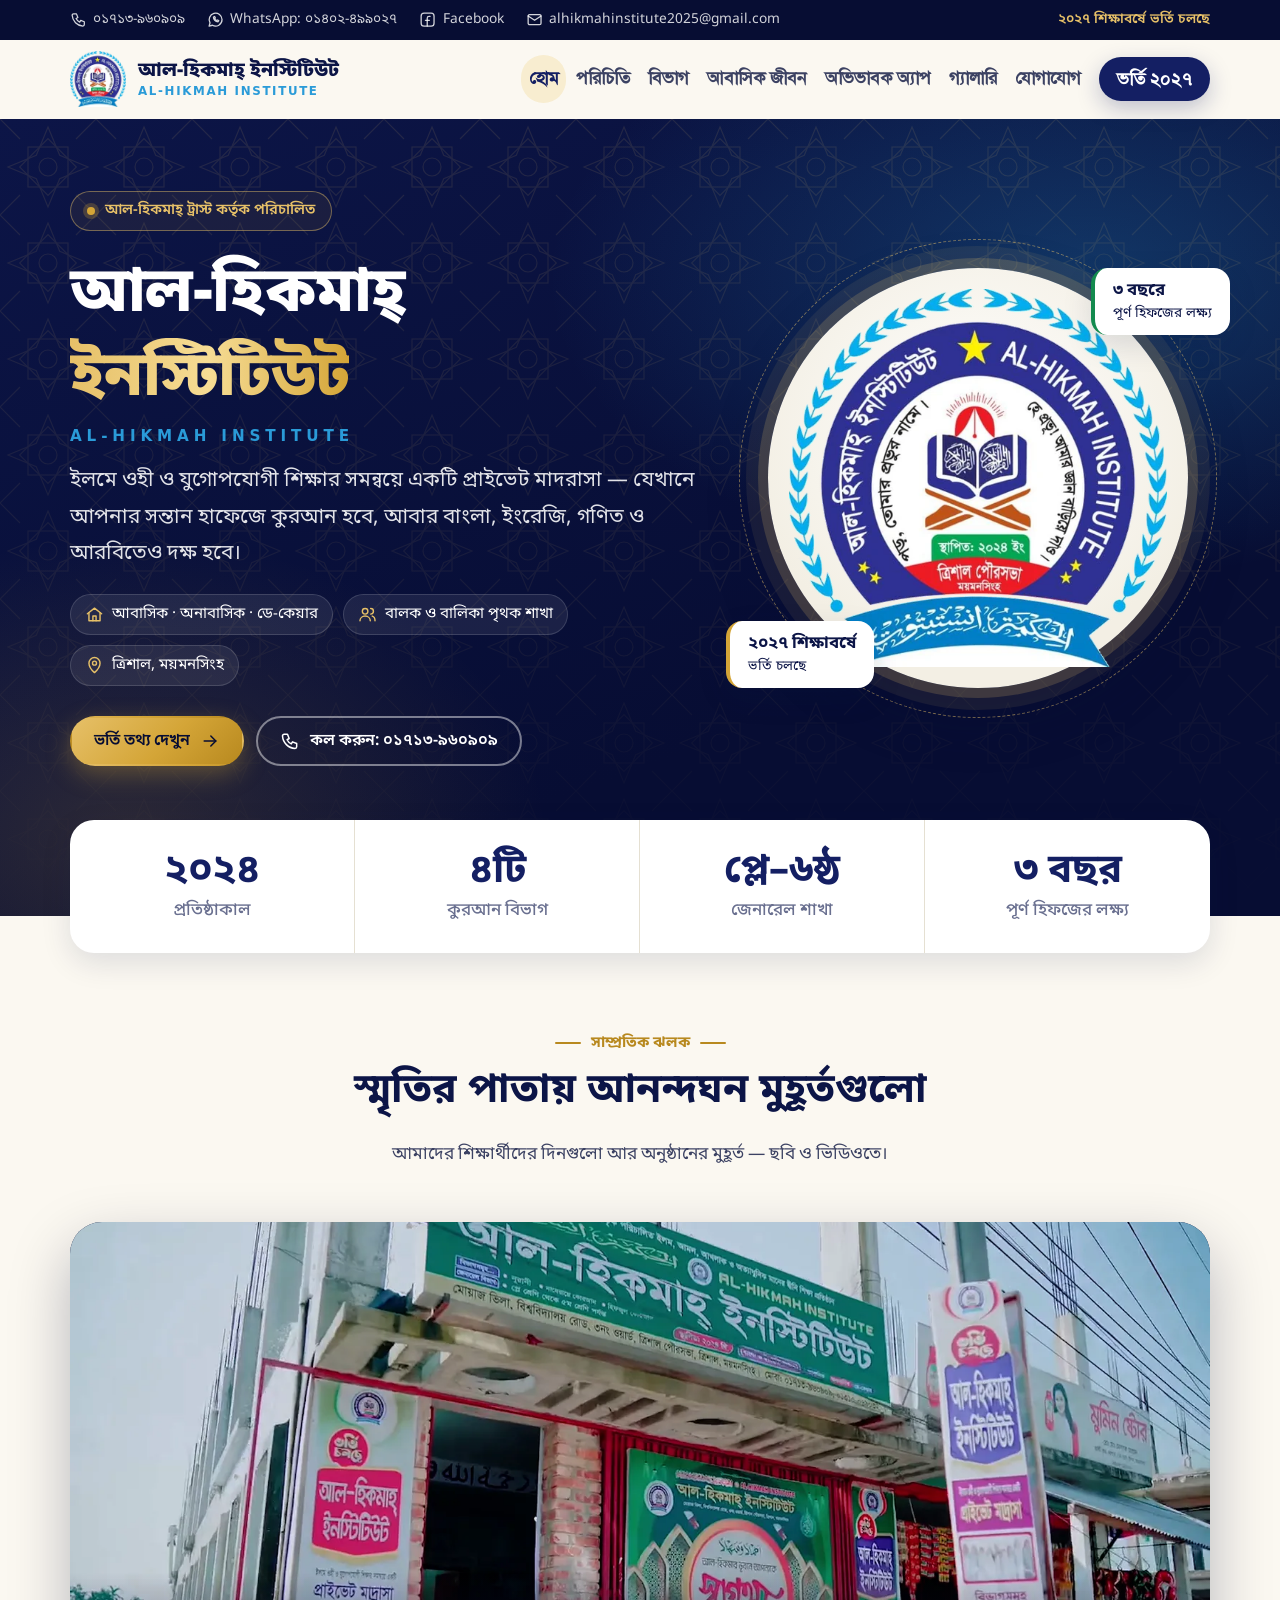
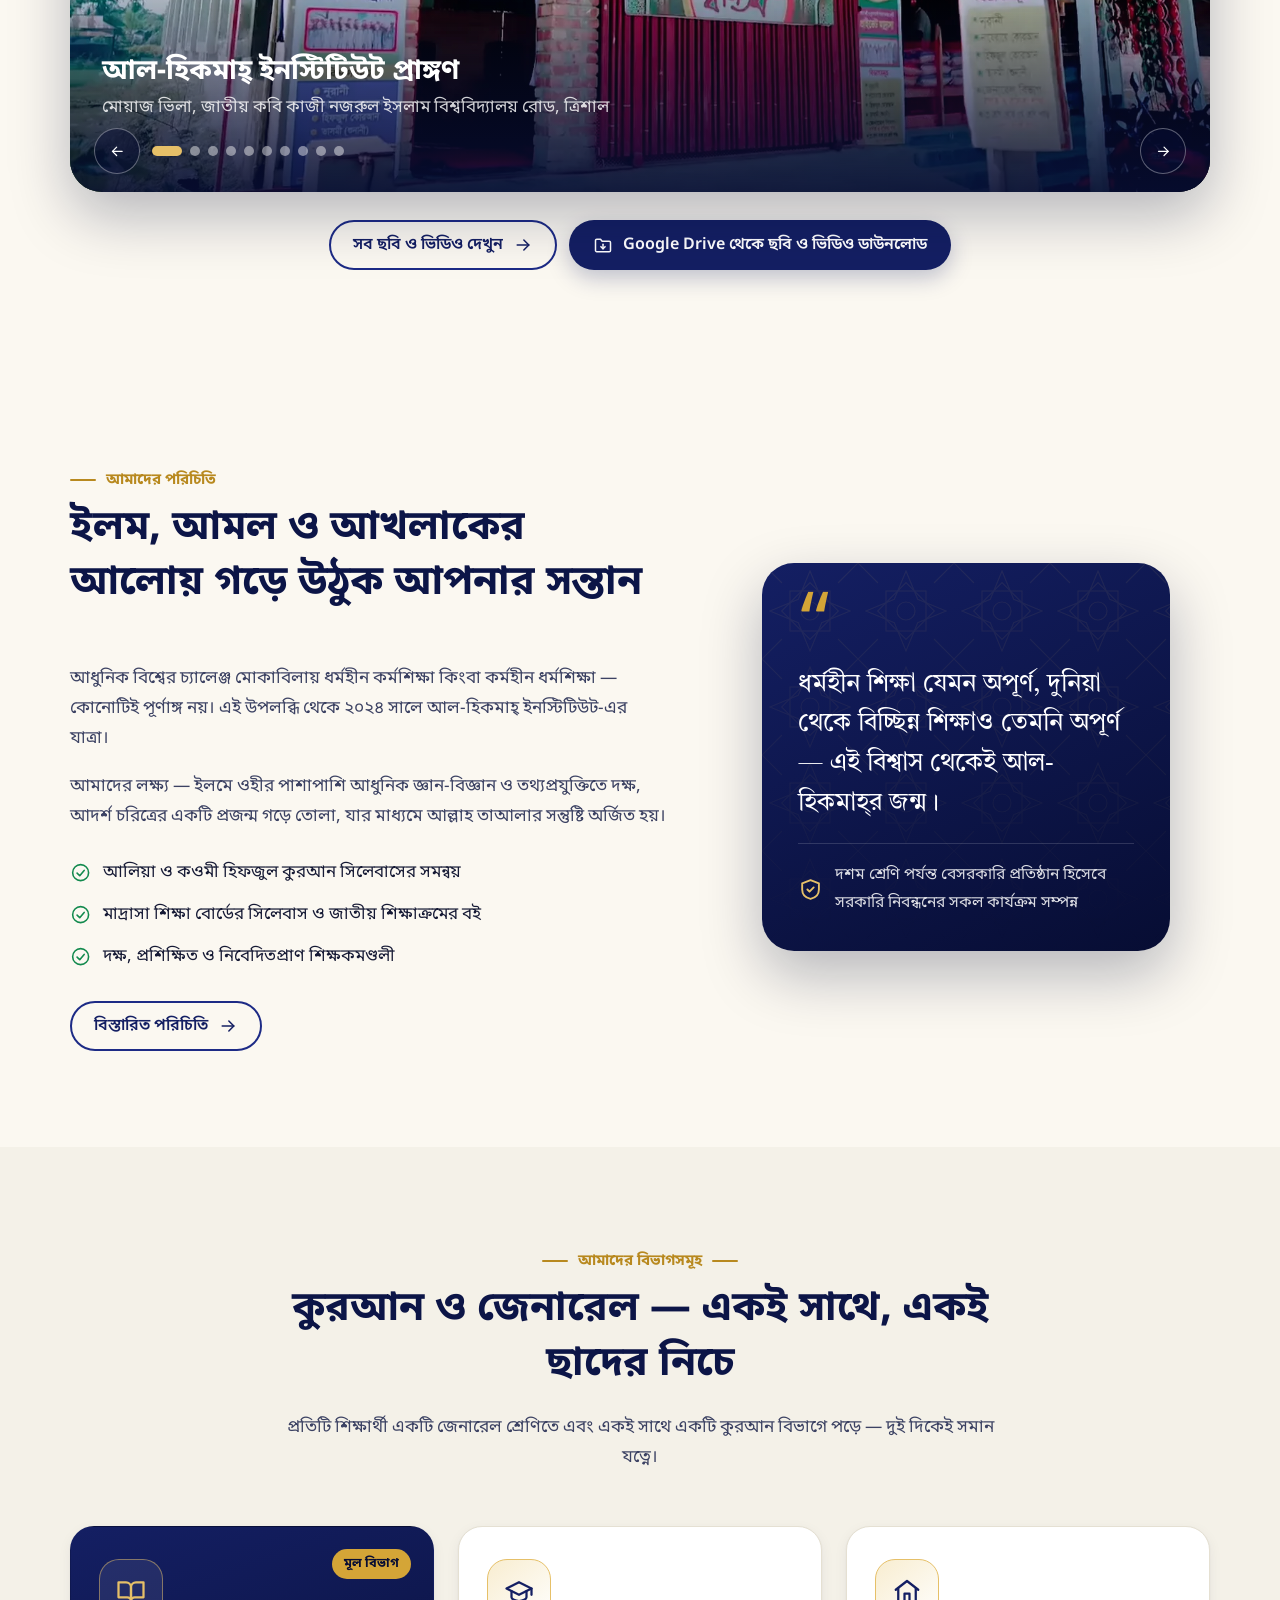
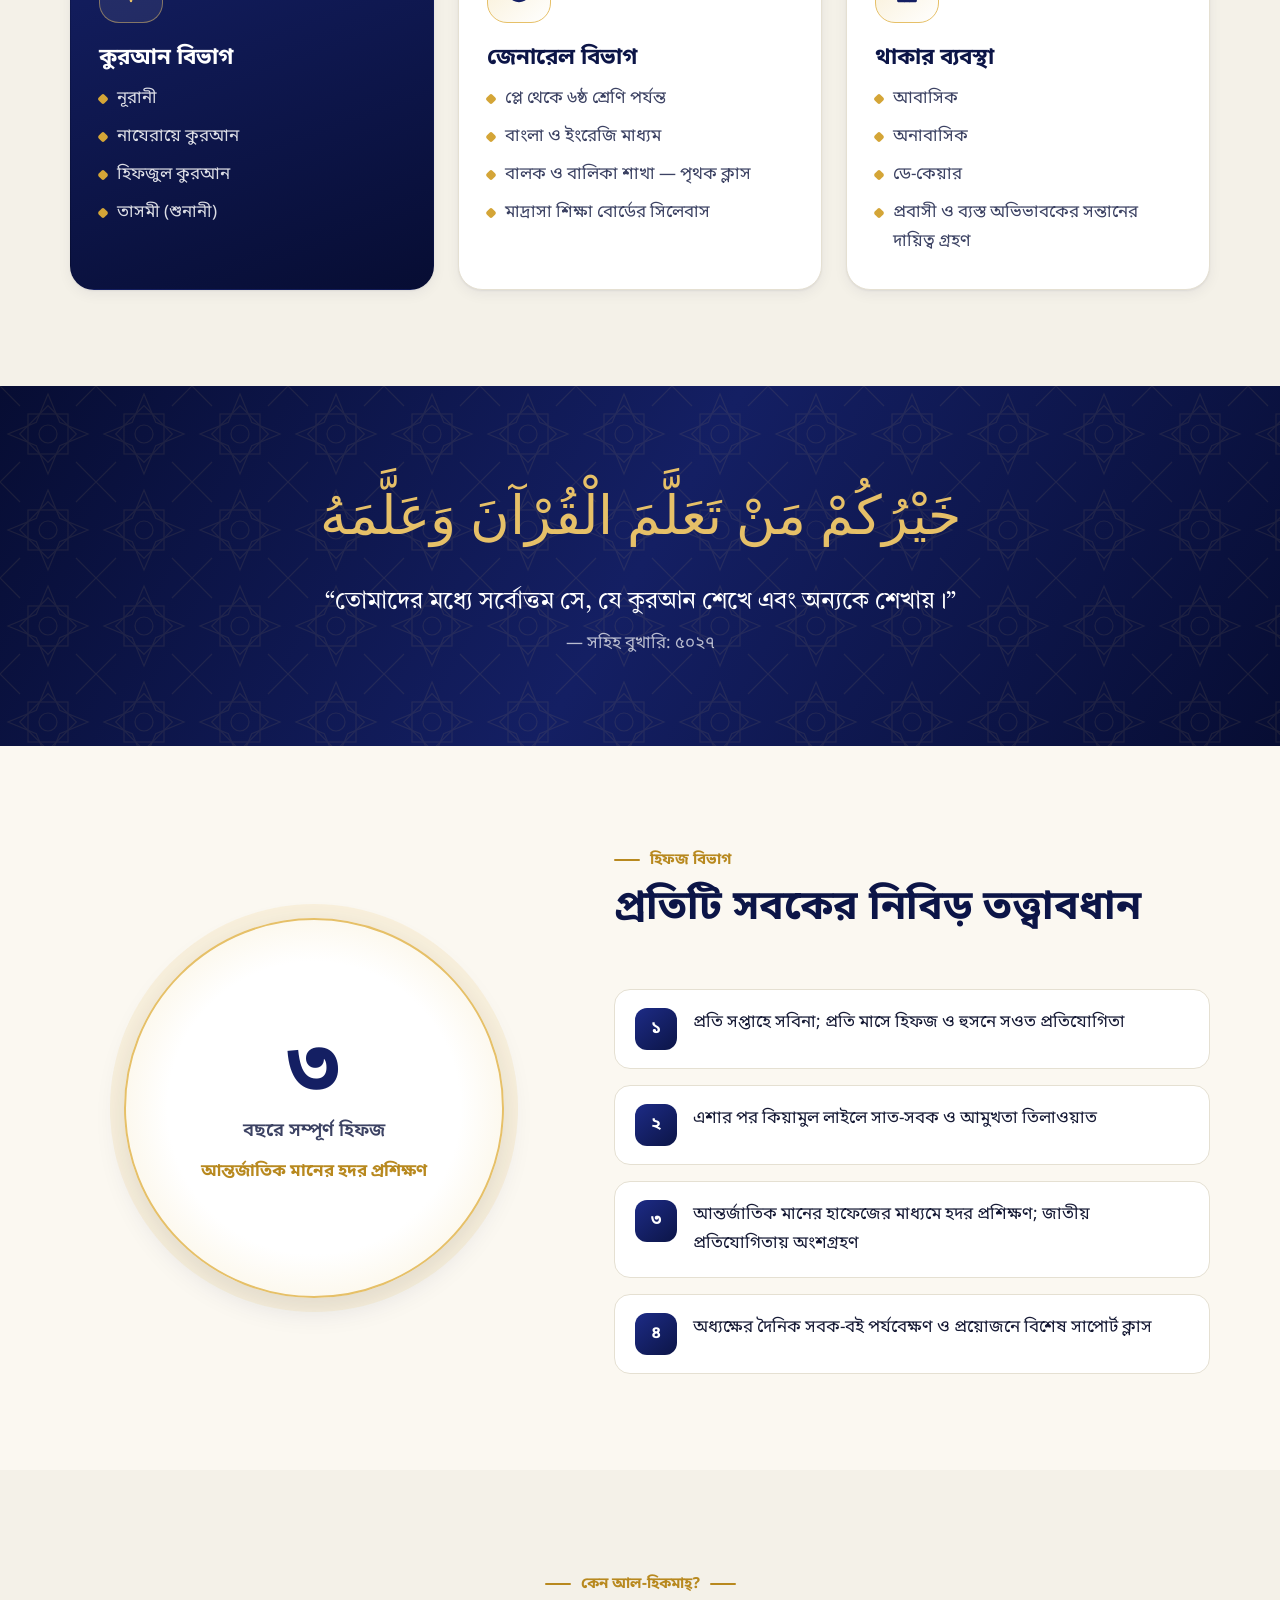
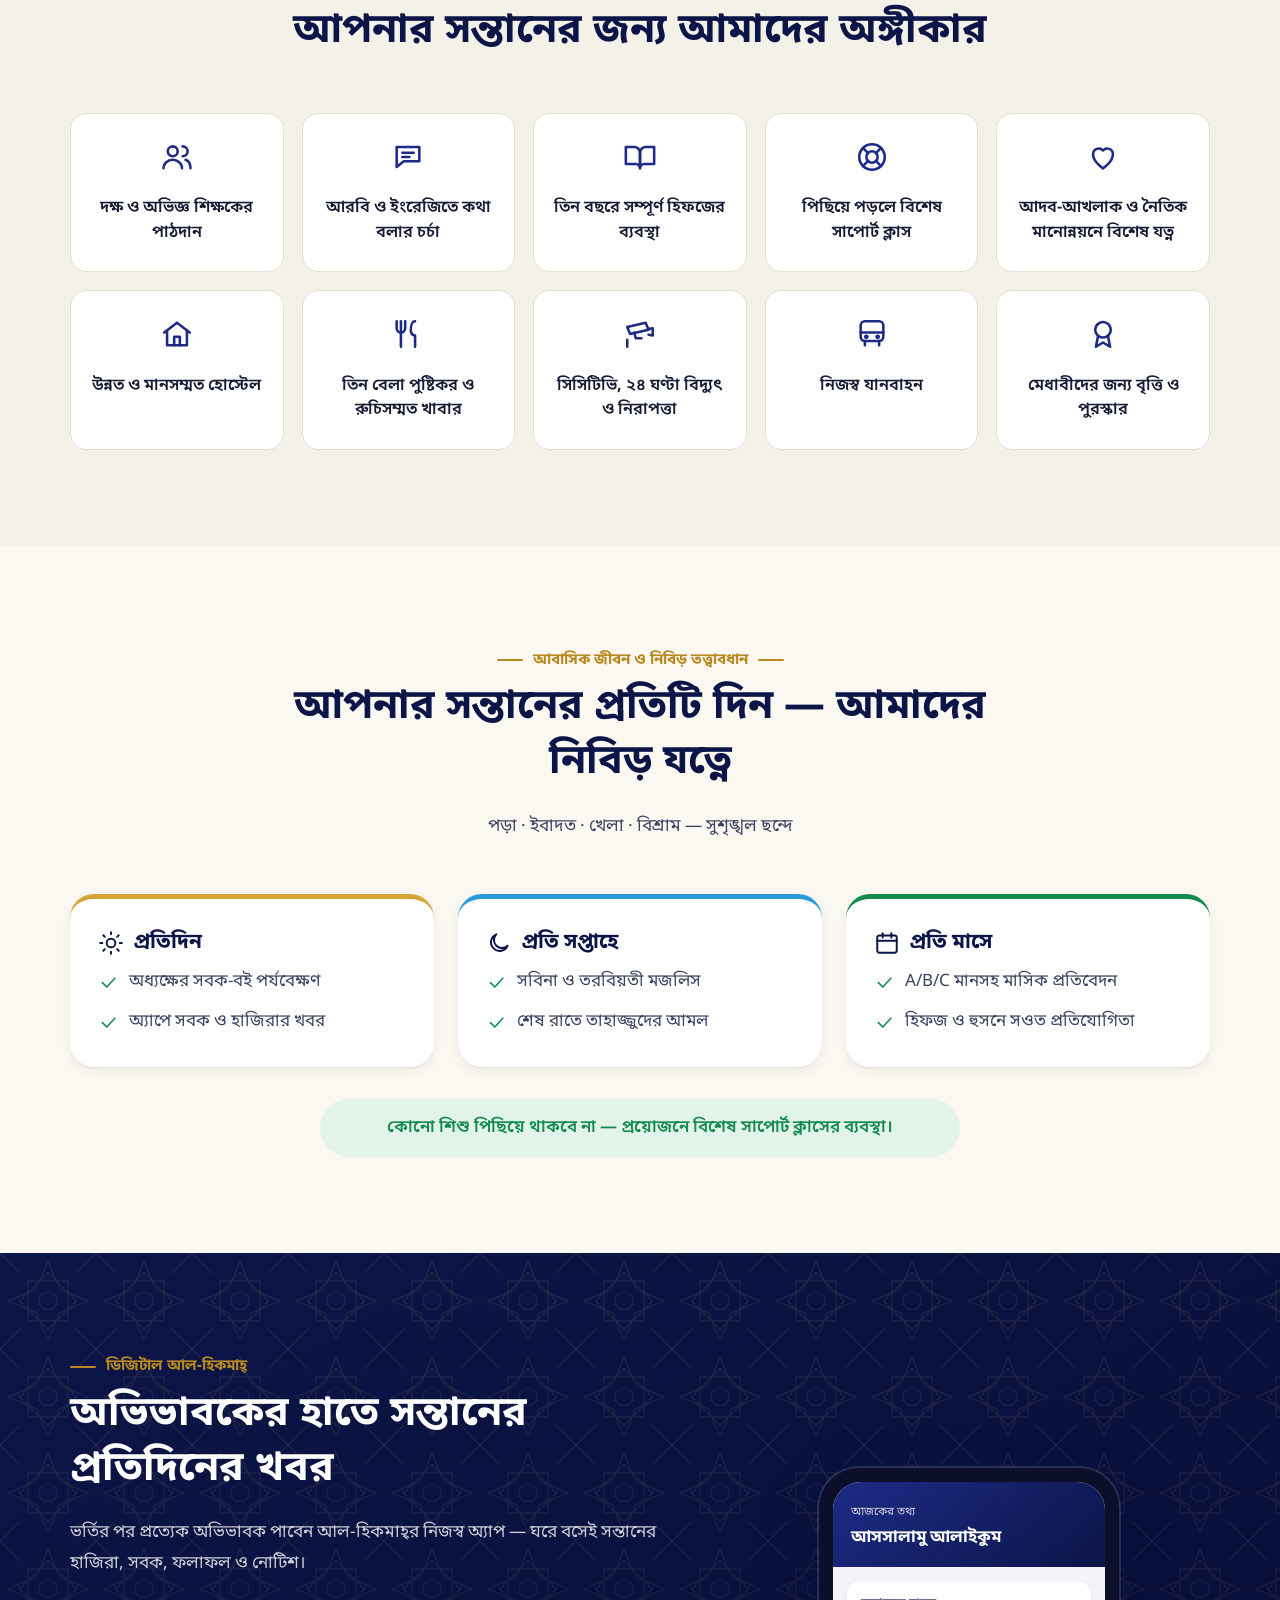
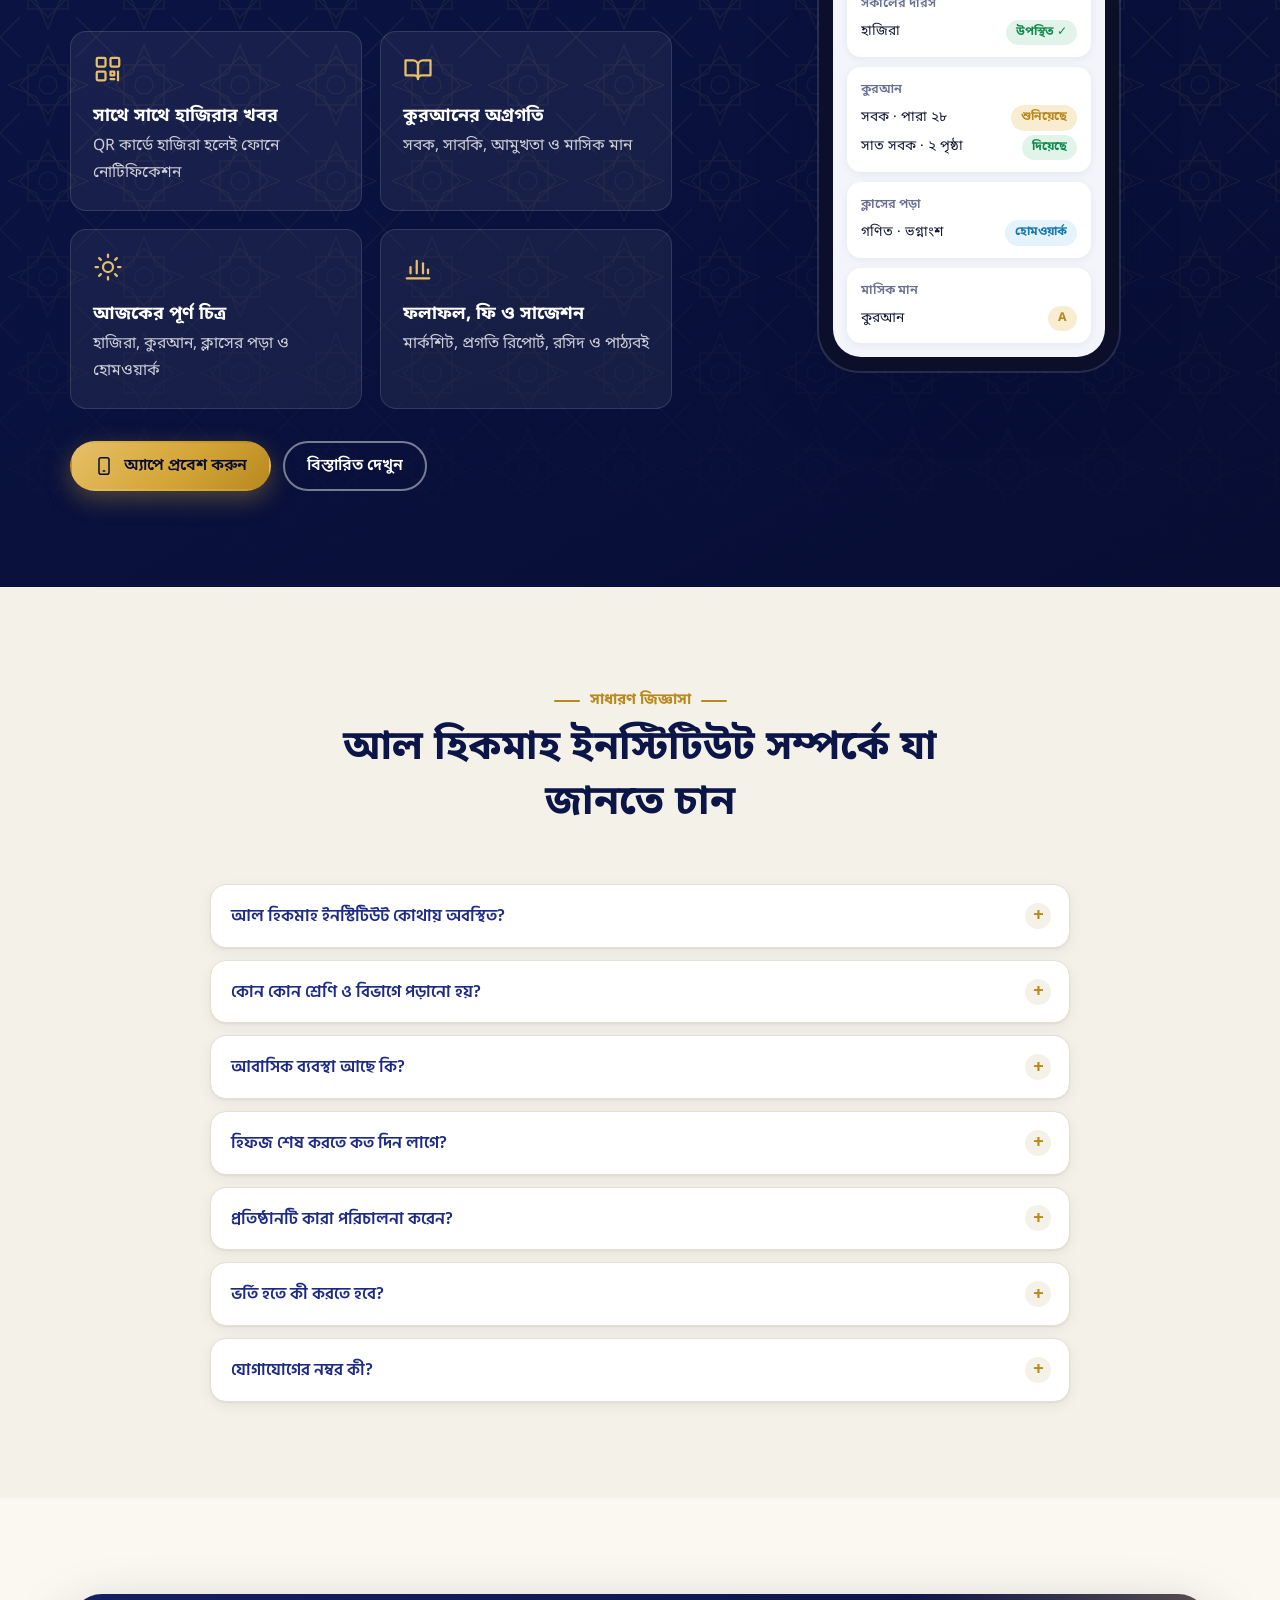
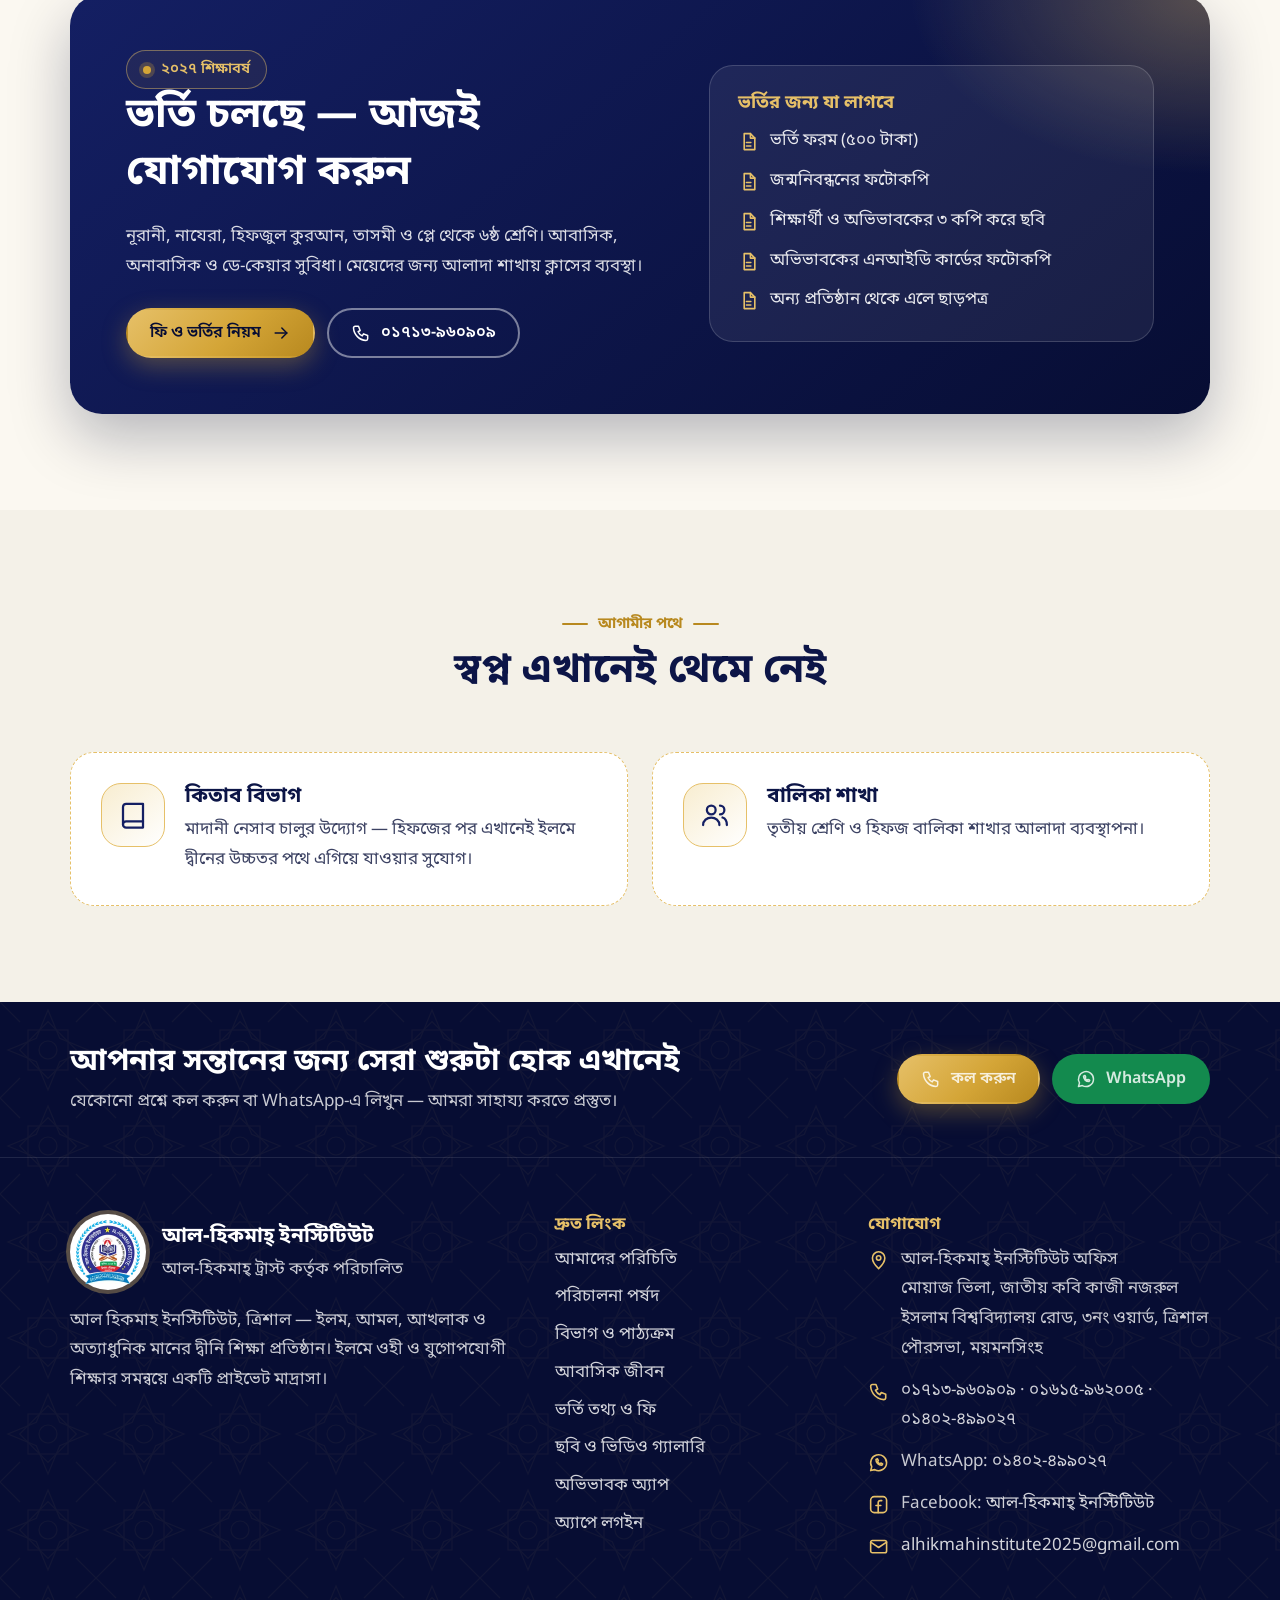
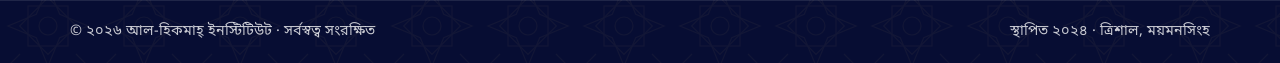
<file: index.html>
<!doctype html>
<html lang="bn">
  <head>
    <meta charset="utf-8" />
    <meta name="viewport" content="width=device-width, initial-scale=1" />
    <title>আল হিকমাহ ইনস্টিটিউট — হিফজ ও জেনারেল মাদ্রাসা, ত্রিশাল, ময়মনসিংহ</title>
    <meta name="description" content="আল হিকমাহ ইনস্টিটিউট, ত্রিশাল — নূরানী, নাযেরা, হিফজ, তাসমী ও প্লে থেকে ৬ষ্ঠ শ্রেণি; আবাসিক, অনাবাসিক ও ডে-কেয়ার। ২০২৭ শিক্ষাবর্ষে ভর্তি চলছে।" />
    <meta name="robots" content="index, follow, max-image-preview:large, max-snippet:-1, max-video-preview:-1" />
    <link rel="canonical" href="https://www.alhikmahinstitute.online/" />
    <meta name="author" content="আল হিকমাহ ইনস্টিটিউট, ত্রিশাল" />
    <meta name="application-name" content="আল-হিকমাহ্ ইনস্টিটিউট" />
    <meta name="theme-color" content="#0c1547" />
    <meta name="format-detection" content="telephone=yes" />

    <!-- WhatsApp, Facebook, Messenger-এ লিংক দিলে যে ছবি ও লেখা দেখায় -->
    <meta property="og:type" content="website" />
    <meta property="og:site_name" content="আল-হিকমাহ্ ইনস্টিটিউট" />
    <meta property="og:title" content="আল-হিকমাহ্ ইনস্টিটিউট — ২০২৭ শিক্ষাবর্ষে ভর্তি চলছে" />
    <meta property="og:description" content="আল হিকমাহ ইনস্টিটিউট, ত্রিশাল — নূরানী, নাযেরা, হিফজ, তাসমী ও প্লে থেকে ৬ষ্ঠ শ্রেণি; আবাসিক, অনাবাসিক ও ডে-কেয়ার। ২০২৭ শিক্ষাবর্ষে ভর্তি চলছে।" />
    <meta property="og:url" content="https://www.alhikmahinstitute.online/" />
    <meta property="og:image" content="https://www.alhikmahinstitute.online/assets/img/og-image.jpg" />
    <meta property="og:image:type" content="image/jpeg" />
    <meta property="og:image:width" content="1200" />
    <meta property="og:image:height" content="630" />
    <meta property="og:image:alt" content="আল হিকমাহ ইনস্টিটিউট, ত্রিশাল — ইলমে ওহী ও যুগোপযোগী শিক্ষা" />
    <meta property="og:locale" content="bn_BD" />
    <meta name="twitter:card" content="summary_large_image" />
    <meta name="twitter:title" content="আল-হিকমাহ্ ইনস্টিটিউট — ২০২৭ শিক্ষাবর্ষে ভর্তি চলছে" />
    <meta name="twitter:description" content="আল হিকমাহ ইনস্টিটিউট, ত্রিশাল — নূরানী, নাযেরা, হিফজ, তাসমী ও প্লে থেকে ৬ষ্ঠ শ্রেণি; আবাসিক, অনাবাসিক ও ডে-কেয়ার। ২০২৭ শিক্ষাবর্ষে ভর্তি চলছে।" />
    <meta name="twitter:image" content="https://www.alhikmahinstitute.online/assets/img/og-image.jpg" />

    <!-- আইকন: ছোটগুলো লোগোর মাঝের চিহ্ন (ট্যাব ও Google-এর খোঁজের ফল), বড়গুলো পুরো লোগো (ফোনের হোম স্ক্রিন) — tools/make_icons.py -->
    <link rel="icon" href="favicon.ico" sizes="16x16 32x32 48x48" />
    <link rel="icon" href="assets/img/favicon-32.png" sizes="32x32" type="image/png" />
    <link rel="icon" href="assets/img/favicon-48.png" sizes="48x48" type="image/png" />
    <link rel="icon" href="assets/img/favicon-192.png" sizes="192x192" type="image/png" />
    <link rel="apple-touch-icon" href="assets/img/apple-touch-icon.png" sizes="180x180" />
    <link rel="manifest" href="site.webmanifest" />

    <link rel="preconnect" href="https://fonts.googleapis.com" />
    <link rel="preconnect" href="https://fonts.gstatic.com" crossorigin />
    <link
      rel="stylesheet"
      href="https://fonts.googleapis.com/css2?family=Amiri:wght@400;700&family=Anek+Bangla:wght@400;500;600&family=Hind+Siliguri:wght@500;600;700&family=Tiro+Bangla:ital@0;1&display=swap"
    />
    <!-- শুধু বাংলা অঙ্ক (০–৯) Noto Sans Bengali থেকে — আনেক বাংলা/হিন্দ শিলিগুড়ির ০ ও ১ ইংরেজির মতো দেখায় -->
    <link
      rel="stylesheet"
      href="https://fonts.googleapis.com/css2?family=Noto+Sans+Bengali:wght@400..800&text=%E0%A7%A6%E0%A7%A7%E0%A7%A8%E0%A7%A9%E0%A7%AA%E0%A7%AB%E0%A7%AC%E0%A7%AD%E0%A7%AE%E0%A7%AF&display=swap"
    />
    <link rel="preload" href="assets/fonts/solaimanlipi.woff2" as="font" type="font/woff2" crossorigin />
    <link rel="stylesheet" href="assets/css/style.css?v=3cdeb0bd" />

    <script type="application/ld+json">
      {
        "@context": "https://schema.org",
        "@type": "EducationalOrganization",
        "name": "আল-হিকমাহ্ ইনস্টিটিউট",
        "alternateName": ["আল হিকমাহ ইনস্টিটিউট", "আল হিকমাহ মাদ্রাসা ত্রিশাল", "আলহিকমাহ ইনস্টিটিউট", "আল হিকমা ইনস্টিটিউট", "Al-Hikmah Institute", "Al Hikmah Institute Trishal"],
        "url": "https://www.alhikmahinstitute.online/",
        "sameAs": ["https://www.facebook.com/profile.php?id=61571009259680"],
        "hasMap": "https://www.google.com/maps/search/?api=1&query=Al-Hikmah%20Institute%20Trishal&query_place_id=ChIJ2z-hWsFDVjcRuF4Y_OnFXjw",
        "logo": "https://www.alhikmahinstitute.online/assets/img/icon-512.png",
        "image": "https://www.alhikmahinstitute.online/assets/img/og-image.jpg",
        "description": "আল হিকমাহ ইনস্টিটিউট, ত্রিশাল — আল-হিকমাহ্ ট্রাস্ট কর্তৃক পরিচালিত প্রাইভেট মাদ্রাসা: নূরানী, নাযেরা, হিফজুল কুরআন, তাসমী ও প্লে থেকে ৬ষ্ঠ শ্রেণি; আবাসিক, অনাবাসিক ও ডে-কেয়ার।",
        "slogan": "ইলমে ওহী ও যুগোপযোগী শিক্ষার সমন্বয়",
        "parentOrganization": { "@type": "Organization", "name": "আল-হিকমাহ্ ট্রাস্ট" },
        "areaServed": ["ত্রিশাল", "ময়মনসিংহ", "বাংলাদেশ"],
        "knowsAbout": ["হিফজুল কুরআন", "নূরানী", "নাযেরা", "তাসমী", "মাদ্রাসা শিক্ষা", "প্লে থেকে ৬ষ্ঠ শ্রেণি"],
        "contactPoint": [
          { "@type": "ContactPoint", "telephone": "+8801713960909", "contactType": "admissions", "areaServed": "BD", "availableLanguage": ["bn", "en"] },
          { "@type": "ContactPoint", "telephone": "+8801402499027", "contactType": "customer support", "areaServed": "BD", "availableLanguage": ["bn"] }
        ],
        "foundingDate": "2024",
        "email": "alhikmahinstitute2025@gmail.com",
        "telephone": ["+8801713960909", "+8801615962005", "+8801402499027"],
        "address": {
          "@type": "PostalAddress",
          "streetAddress": "মোয়াজ ভিলা, জাতীয় কবি কাজী নজরুল ইসলাম বিশ্ববিদ্যালয় রোড, ৩নং ওয়ার্ড",
          "addressLocality": "ত্রিশাল পৌরসভা",
          "addressRegion": "ময়মনসিংহ",
          "postalCode": "2220",
          "addressCountry": "BD"
        }
      }
    </script>
    <!-- Google-এর খোঁজের ফলে সাইটের নাম "আল-হিকমাহ্ ইনস্টিটিউট" দেখাতে -->
    <script type="application/ld+json">
      {
        "@context": "https://schema.org",
        "@type": "WebSite",
        "name": "আল-হিকমাহ্ ইনস্টিটিউট",
        "alternateName": ["আল হিকমাহ ইনস্টিটিউট", "আল হিকমাহ", "Al-Hikmah Institute", "আল হিকমাহ ইনস্টিটিউট ত্রিশাল"],
        "url": "https://www.alhikmahinstitute.online/",
        "inLanguage": "bn-BD",
        "publisher": { "@type": "EducationalOrganization", "name": "আল-হিকমাহ্ ইনস্টিটিউট" }
      }
    </script>
    <script type="application/ld+json">
{
  "@context": "https://schema.org",
  "@type": "FAQPage",
  "mainEntity": [
    {
      "@type": "Question",
      "name": "আল হিকমাহ ইনস্টিটিউট কোথায় অবস্থিত?",
      "acceptedAnswer": {
        "@type": "Answer",
        "text": "মোয়াজ ভিলা, জাতীয় কবি কাজী নজরুল ইসলাম বিশ্ববিদ্যালয় রোড, ৩নং ওয়ার্ড, ত্রিশাল পৌরসভা, ময়মনসিংহ।"
      }
    },
    {
      "@type": "Question",
      "name": "কোন কোন শ্রেণি ও বিভাগে পড়ানো হয়?",
      "acceptedAnswer": {
        "@type": "Answer",
        "text": "জেনারেল শাখায় প্লে থেকে ৬ষ্ঠ শ্রেণি পর্যন্ত (মাদ্রাসা শিক্ষা বোর্ডের সিলেবাস)। সাথে কুরআন বিভাগে নূরানী, নাযেরা, হিফজুল কুরআন ও তাসমী — প্রতিটি শিক্ষার্থী জেনারেল শ্রেণি ও কুরআন বিভাগ দুটোতেই পড়ে।"
      }
    },
    {
      "@type": "Question",
      "name": "আবাসিক ব্যবস্থা আছে কি?",
      "acceptedAnswer": {
        "@type": "Answer",
        "text": "হ্যাঁ — আবাসিক, অনাবাসিক ও ডে-কেয়ার তিন ব্যবস্থাই আছে। বালক ও বালিকার পৃথক শাখা; সার্বক্ষণিক তত্ত্বাবধান ও সিসিটিভি।"
      }
    },
    {
      "@type": "Question",
      "name": "হিফজ শেষ করতে কত দিন লাগে?",
      "acceptedAnswer": {
        "@type": "Answer",
        "text": "দক্ষ হাফেজ শিক্ষকের তত্ত্বাবধানে ৩ বছরে সম্পূর্ণ কুরআন হিফজের লক্ষ্য; সাপ্তাহিক সবিনা ও মাসিক মূল্যায়ন।"
      }
    },
    {
      "@type": "Question",
      "name": "প্রতিষ্ঠানটি কারা পরিচালনা করেন?",
      "acceptedAnswer": {
        "@type": "Answer",
        "text": "আল-হিকমাহ্ ট্রাস্ট। চেয়ারম্যান জনাব আ.ন.ম আব্দুল্লাহিল বাকী, নির্বাহী পরিচালক মাওলানা মোঃ আমিরুল ইসলাম, অধ্যক্ষ মুফতী ফরীদুর রহমান।"
      }
    },
    {
      "@type": "Question",
      "name": "ভর্তি হতে কী করতে হবে?",
      "acceptedAnswer": {
        "@type": "Answer",
        "text": "২০২৭ শিক্ষাবর্ষে ভর্তি চলছে। অফিসে এসে ভর্তি ফরম (৫০০ টাকা) নিয়ে জন্মনিবন্ধন, ছবি ও অভিভাবকের এনআইডির কপি জমা দিন। ফি ও নিয়ম \"ভর্তি ২০২৭\" পাতায়।"
      }
    },
    {
      "@type": "Question",
      "name": "যোগাযোগের নম্বর কী?",
      "acceptedAnswer": {
        "@type": "Answer",
        "text": "ফোন ০১৭১৩-৯৬০৯০৯, ০১৬১৫-৯৬২০০৫; WhatsApp ০১৪০২-৪৯৯০২৭; ই-মেইল alhikmahinstitute2025@gmail.com।"
      }
    }
  ]
}
    </script>
    <script>
      document.documentElement.classList.add('js');
    </script>
  </head>
  <body>
    <a class="skip-link" href="#main">মূল লেখায় যান</a>

    <div class="topbar">
      <div class="wrap">
        <div class="topbar-links">
          <a href="tel:+8801713960909"
            ><svg class="icon" aria-hidden="true"><use href="assets/img/icons.svg#i-phone" /></svg>০১৭১৩-৯৬০৯০৯</a
          >
          <a href="https://wa.me/8801402499027" rel="noopener"
            ><svg class="icon" aria-hidden="true"><use href="assets/img/icons.svg#i-whatsapp" /></svg>WhatsApp: ০১৪০২-৪৯৯০২৭</a
          >
          <a href="https://www.facebook.com/profile.php?id=61571009259680" rel="noopener" target="_blank"
            ><svg class="icon" aria-hidden="true"><use href="assets/img/icons.svg#i-facebook" /></svg>Facebook</a
          >
          <a href="mailto:alhikmahinstitute2025@gmail.com"
            ><svg class="icon" aria-hidden="true"><use href="assets/img/icons.svg#i-mail" /></svg>alhikmahinstitute2025@gmail.com</a
          >
        </div>
        <span class="topbar-note">২০২৭ শিক্ষাবর্ষে ভর্তি চলছে</span>
      </div>
    </div>

    <header class="site-header" id="top">
      <div class="wrap">
        <a class="brand" href="index.html" aria-label="আল-হিকমাহ্ ইনস্টিটিউট — হোম">
          <picture>
            <source srcset="assets/img/logo-128.webp" type="image/webp" />
            <img src="assets/img/logo-128.png" alt="আল হিকমাহ ইনস্টিটিউট লোগো" width="56" height="56" />
          </picture>
          <span class="brand-name">
            <strong>আল-হিকমাহ্ ইনস্টিটিউট</strong>
            <span>AL-HIKMAH INSTITUTE</span>
          </span>
        </a>
        <nav class="nav" id="site-nav" aria-label="প্রধান মেনু">
          <a href="index.html" aria-current="page">হোম</a>
          <a href="about.html">পরিচিতি</a>
          <a href="departments.html">বিভাগ</a>
          <a href="residential.html">আবাসিক জীবন</a>
          <a href="app.html">অভিভাবক অ্যাপ</a>
          <a href="gallery.html">গ্যালারি</a>
          <a href="contact.html">যোগাযোগ</a>
          <a class="btn btn-royal" href="admission.html">ভর্তি ২০২৭</a>
        </nav>
        <button class="menu-toggle" type="button" aria-controls="site-nav" aria-expanded="false" aria-label="মেনু খুলুন">
          <svg class="icon" aria-hidden="true"><use href="assets/img/icons.svg#i-menu" /></svg>
        </button>
      </div>
    </header>

    <main id="main">
<!-- হিরো -->
      <section class="hero">
        <div class="pattern" aria-hidden="true"></div>
        <div class="wrap">
          <div>
            <span class="eyebrow">আল-হিকমাহ্ ট্রাস্ট কর্তৃক পরিচালিত</span>
            <h1>আল-হিকমাহ্ <span class="gold">ইনস্টিটিউট</span></h1>
            <div class="hero-en">AL-HIKMAH INSTITUTE</div>
            <p class="hero-lead">
              ইলমে ওহী ও যুগোপযোগী শিক্ষার সমন্বয়ে একটি প্রাইভেট মাদরাসা — যেখানে আপনার সন্তান হাফেজে কুরআন হবে, আবার বাংলা, ইংরেজি, গণিত ও আরবিতেও দক্ষ হবে।
            </p>
            <ul class="hero-chips">
              <li><svg class="icon" aria-hidden="true"><use href="assets/img/icons.svg#i-home" /></svg>আবাসিক · অনাবাসিক · ডে-কেয়ার</li>
              <li><svg class="icon" aria-hidden="true"><use href="assets/img/icons.svg#i-users" /></svg>বালক ও বালিকা পৃথক শাখা</li>
              <li><svg class="icon" aria-hidden="true"><use href="assets/img/icons.svg#i-pin" /></svg>ত্রিশাল, ময়মনসিংহ</li>
            </ul>
            <div class="hero-actions">
              <a class="btn btn-gold" href="admission.html"
                >ভর্তি তথ্য দেখুন <svg class="icon" aria-hidden="true"><use href="assets/img/icons.svg#i-arrow" /></svg
              ></a>
              <a class="btn btn-ghost" href="tel:+8801713960909"
                ><svg class="icon" aria-hidden="true"><use href="assets/img/icons.svg#i-phone" /></svg>কল করুন: ০১৭১৩-৯৬০৯০৯</a
              >
            </div>
          </div>

          <div class="emblem">
            <picture>
              <source srcset="assets/img/logo-512.webp" type="image/webp" />
              <img src="assets/img/logo-256.png" alt="আল হিকমাহ ইনস্টিটিউট (আল-হিকমাহ্), ত্রিশাল — লোগো" width="420" height="420" />
            </picture>
            <div class="emblem-badge one"><strong>২০২৭ শিক্ষাবর্ষে</strong>ভর্তি চলছে</div>
            <div class="emblem-badge two"><strong>৩ বছরে</strong>পূর্ণ হিফজের লক্ষ্য</div>
          </div>
        </div>
      </section>

      <!-- এক নজরে -->
      <section class="stats" aria-label="এক নজরে আল-হিকমাহ্">
        <div class="wrap">
          <div class="stats-grid">
            <div class="stat"><strong>২০২৪</strong><span>প্রতিষ্ঠাকাল</span></div>
            <div class="stat"><strong>৪টি</strong><span>কুরআন বিভাগ</span></div>
            <div class="stat"><strong>প্লে–৬ষ্ঠ</strong><span>জেনারেল শাখা</span></div>
            <div class="stat"><strong>৩ বছর</strong><span>পূর্ণ হিফজের লক্ষ্য</span></div>
          </div>
        </div>
      </section>

      <!-- স্লাইডার — assets/data/gallery.json-এর featured ছবি ও ভিডিও (assets/js/gallery.js); JS না চললে প্রথম ছবিটা থাকে -->
      <section class="section showcase" id="updates" aria-labelledby="updates-title">
        <div class="wrap">
          <div class="section-head reveal">
            <span class="kicker">সাম্প্রতিক ঝলক</span>
            <h2 id="updates-title">স্মৃতির পাতায় আনন্দঘন মুহূর্তগুলো</h2>
            <p>আমাদের শিক্ষার্থীদের দিনগুলো আর অনুষ্ঠানের মুহূর্ত — ছবি ও ভিডিওতে।</p>
          </div>
          <div class="slider" data-slider aria-roledescription="carousel" aria-label="সাম্প্রতিক ছবি ও ভিডিও">
            <div class="slider-track">
              <figure class="slide is-active">
                <img src="assets/media/photos/campus-1600.webp" alt="আল হিকমাহ ইনস্টিটিউট প্রাঙ্গণ, জাতীয় কবি কাজী নজরুল ইসলাম বিশ্ববিদ্যালয় রোড, ত্রিশাল" width="1600" height="900" />
                <figcaption><strong>আল-হিকমাহ্ ইনস্টিটিউট প্রাঙ্গণ</strong><span>মোয়াজ ভিলা, জাতীয় কবি কাজী নজরুল ইসলাম বিশ্ববিদ্যালয় রোড, ত্রিশাল</span></figcaption>
              </figure>
            </div>
          </div>
          <p class="showcase-more">
            <a class="btn btn-outline" href="gallery.html"
              >সব ছবি ও ভিডিও দেখুন <svg class="icon" aria-hidden="true"><use href="assets/img/icons.svg#i-arrow" /></svg
            ></a>
            <a class="btn btn-royal" href="https://drive.google.com/drive/folders/1tASVYnOtqxSZGA7i7KyxFi9OkP5pi8wZ?usp=sharing" target="_blank" rel="noopener"
              ><svg class="icon" aria-hidden="true"><use href="assets/img/icons.svg#i-folder" /></svg><span><span class="nowrap">Google Drive</span> থেকে ছবি ও ভিডিও ডাউনলোড</span></a
            >
          </p>
        </div>
      </section>

      <!-- পরিচিতি -->
      <section class="section" id="about">
        <div class="wrap about-grid">
          <div class="about-text reveal">
            <div class="section-head left">
              <span class="kicker">আমাদের পরিচিতি</span>
              <h2>ইলম, আমল ও আখলাকের আলোয় গড়ে উঠুক আপনার সন্তান</h2>
            </div>
            <p>
              আধুনিক বিশ্বের চ্যালেঞ্জ মোকাবিলায় ধর্মহীন কর্মশিক্ষা কিংবা কর্মহীন ধর্মশিক্ষা — কোনোটিই পূর্ণাঙ্গ নয়। এই উপলব্ধি থেকে ২০২৪ সালে আল-হিকমাহ্
              ইনস্টিটিউট-এর যাত্রা।
            </p>
            <p>
              আমাদের লক্ষ্য — ইলমে ওহীর পাশাপাশি আধুনিক জ্ঞান-বিজ্ঞান ও তথ্যপ্রযুক্তিতে দক্ষ, আদর্শ চরিত্রের একটি প্রজন্ম গড়ে তোলা, যার মাধ্যমে আল্লাহ তাআলার
              সন্তুষ্টি অর্জিত হয়।
            </p>
            <ul class="check-list">
              <li><svg class="icon" aria-hidden="true"><use href="assets/img/icons.svg#i-check-circle" /></svg>আলিয়া ও কওমী হিফজুল কুরআন সিলেবাসের সমন্বয়</li>
              <li><svg class="icon" aria-hidden="true"><use href="assets/img/icons.svg#i-check-circle" /></svg>মাদ্রাসা শিক্ষা বোর্ডের সিলেবাস ও জাতীয় শিক্ষাক্রমের বই</li>
              <li><svg class="icon" aria-hidden="true"><use href="assets/img/icons.svg#i-check-circle" /></svg>দক্ষ, প্রশিক্ষিত ও নিবেদিতপ্রাণ শিক্ষকমণ্ডলী</li>
            </ul>
            <a class="btn btn-outline" href="about.html"
              >বিস্তারিত পরিচিতি <svg class="icon" aria-hidden="true"><use href="assets/img/icons.svg#i-arrow" /></svg
            ></a>
          </div>
          <figure class="quote-card reveal">
            <div class="pattern" aria-hidden="true"></div>
            <div class="quote-mark" aria-hidden="true">“</div>
            <blockquote>ধর্মহীন শিক্ষা যেমন অপূর্ণ, দুনিয়া থেকে বিচ্ছিন্ন শিক্ষাও তেমনি অপূর্ণ — এই বিশ্বাস থেকেই আল-হিকমাহ্‌র জন্ম।</blockquote>
            <figcaption class="note">
              <svg class="icon" aria-hidden="true"><use href="assets/img/icons.svg#i-shield" /></svg>
              দশম শ্রেণি পর্যন্ত বেসরকারি প্রতিষ্ঠান হিসেবে সরকারি নিবন্ধনের সকল কার্যক্রম সম্পন্ন
            </figcaption>
          </figure>
        </div>
      </section>

      <!-- বিভাগ -->
      <section class="section tint" id="departments">
        <div class="wrap">
          <div class="section-head reveal">
            <span class="kicker">আমাদের বিভাগসমূহ</span>
            <h2>কুরআন ও জেনারেল — একই সাথে, একই ছাদের নিচে</h2>
            <p>প্রতিটি শিক্ষার্থী একটি জেনারেল শ্রেণিতে এবং একই সাথে একটি কুরআন বিভাগে পড়ে — দুই দিকেই সমান যত্নে।</p>
          </div>
          <div class="cards-3">
            <article class="card featured reveal">
              <span class="card-tag">মূল বিভাগ</span>
              <div class="card-icon"><svg class="icon" aria-hidden="true"><use href="assets/img/icons.svg#i-quran" /></svg></div>
              <h3>কুরআন বিভাগ</h3>
              <ul>
                <li>নূরানী</li>
                <li>নাযেরায়ে কুরআন</li>
                <li>হিফজুল কুরআন</li>
                <li>তাসমী (শুনানী)</li>
              </ul>
            </article>
            <article class="card reveal">
              <div class="card-icon"><svg class="icon" aria-hidden="true"><use href="assets/img/icons.svg#i-cap" /></svg></div>
              <h3>জেনারেল বিভাগ</h3>
              <ul>
                <li>প্লে থেকে ৬ষ্ঠ শ্রেণি পর্যন্ত</li>
                <li>বাংলা ও ইংরেজি মাধ্যম</li>
                <li>বালক ও বালিকা শাখা — পৃথক ক্লাস</li>
                <li>মাদ্রাসা শিক্ষা বোর্ডের সিলেবাস</li>
              </ul>
            </article>
            <article class="card reveal">
              <div class="card-icon"><svg class="icon" aria-hidden="true"><use href="assets/img/icons.svg#i-home" /></svg></div>
              <h3>থাকার ব্যবস্থা</h3>
              <ul>
                <li>আবাসিক</li>
                <li>অনাবাসিক</li>
                <li>ডে-কেয়ার</li>
                <li>প্রবাসী ও ব্যস্ত অভিভাবকের সন্তানের দায়িত্ব গ্রহণ</li>
              </ul>
            </article>
          </div>
        </div>
      </section>

      <!-- হাদিস -->
      <section class="verse" aria-label="হাদিস">
        <div class="pattern" aria-hidden="true"></div>
        <div class="wrap reveal">
          <p class="ar" lang="ar">خَيْرُكُمْ مَنْ تَعَلَّمَ الْقُرْآنَ وَعَلَّمَهُ</p>
          <p>“তোমাদের মধ্যে সর্বোত্তম সে, যে কুরআন শেখে এবং অন্যকে শেখায়।”</p>
          <cite>— সহিহ বুখারি: ৫০২৭</cite>
        </div>
      </section>

      <!-- হিফজ -->
      <section class="section" id="hifz">
        <div class="wrap hifz-grid">
          <div class="hifz-badge reveal">
            <div>
              <strong>৩</strong>
              <span>বছরে সম্পূর্ণ হিফজ</span>
              <em>আন্তর্জাতিক মানের হদর প্রশিক্ষণ</em>
            </div>
          </div>
          <div class="reveal">
            <div class="section-head left">
              <span class="kicker">হিফজ বিভাগ</span>
              <h2>প্রতিটি সবকের নিবিড় তত্ত্বাবধান</h2>
            </div>
            <ul class="feature-list">
              <li>
                <span class="num">১</span>
                <div>প্রতি সপ্তাহে সবিনা; প্রতি মাসে হিফজ ও হুসনে সওত প্রতিযোগিতা</div>
              </li>
              <li>
                <span class="num">২</span>
                <div>এশার পর কিয়ামুল লাইলে সাত-সবক ও আমুখতা তিলাওয়াত</div>
              </li>
              <li>
                <span class="num">৩</span>
                <div>আন্তর্জাতিক মানের হাফেজের মাধ্যমে হদর প্রশিক্ষণ; জাতীয় প্রতিযোগিতায় অংশগ্রহণ</div>
              </li>
              <li>
                <span class="num">৪</span>
                <div>অধ্যক্ষের দৈনিক সবক-বই পর্যবেক্ষণ ও প্রয়োজনে বিশেষ সাপোর্ট ক্লাস</div>
              </li>
            </ul>
          </div>
        </div>
      </section>

      <!-- কেন আল-হিকমাহ্ -->
      <section class="section tint" id="why">
        <div class="wrap">
          <div class="section-head reveal">
            <span class="kicker">কেন আল-হিকমাহ্?</span>
            <h2>আপনার সন্তানের জন্য আমাদের অঙ্গীকার</h2>
          </div>
          <div class="why-grid">
            <div class="why reveal">
              <svg class="icon" aria-hidden="true"><use href="assets/img/icons.svg#i-users" /></svg>
              <h3>দক্ষ ও অভিজ্ঞ শিক্ষকের পাঠদান</h3>
            </div>
            <div class="why reveal">
              <svg class="icon" aria-hidden="true"><use href="assets/img/icons.svg#i-chat" /></svg>
              <h3>আরবি ও ইংরেজিতে কথা বলার চর্চা</h3>
            </div>
            <div class="why reveal">
              <svg class="icon" aria-hidden="true"><use href="assets/img/icons.svg#i-quran" /></svg>
              <h3>তিন বছরে সম্পূর্ণ হিফজের ব্যবস্থা</h3>
            </div>
            <div class="why reveal">
              <svg class="icon" aria-hidden="true"><use href="assets/img/icons.svg#i-support" /></svg>
              <h3>পিছিয়ে পড়লে বিশেষ সাপোর্ট ক্লাস</h3>
            </div>
            <div class="why reveal">
              <svg class="icon" aria-hidden="true"><use href="assets/img/icons.svg#i-heart" /></svg>
              <h3>আদব-আখলাক ও নৈতিক মানোন্নয়নে বিশেষ যত্ন</h3>
            </div>
            <div class="why reveal">
              <svg class="icon" aria-hidden="true"><use href="assets/img/icons.svg#i-home" /></svg>
              <h3>উন্নত ও মানসম্মত হোস্টেল</h3>
            </div>
            <div class="why reveal">
              <svg class="icon" aria-hidden="true"><use href="assets/img/icons.svg#i-food" /></svg>
              <h3>তিন বেলা পুষ্টিকর ও রুচিসম্মত খাবার</h3>
            </div>
            <div class="why reveal">
              <svg class="icon" aria-hidden="true"><use href="assets/img/icons.svg#i-cctv" /></svg>
              <h3>সিসিটিভি, ২৪ ঘণ্টা বিদ্যুৎ ও নিরাপত্তা</h3>
            </div>
            <div class="why reveal">
              <svg class="icon" aria-hidden="true"><use href="assets/img/icons.svg#i-bus" /></svg>
              <h3>নিজস্ব যানবাহন</h3>
            </div>
            <div class="why reveal">
              <svg class="icon" aria-hidden="true"><use href="assets/img/icons.svg#i-award" /></svg>
              <h3>মেধাবীদের জন্য বৃত্তি ও পুরস্কার</h3>
            </div>
          </div>
        </div>
      </section>

      <!-- নিবিড় যত্ন -->
      <section class="section" id="care">
        <div class="wrap">
          <div class="section-head reveal">
            <span class="kicker">আবাসিক জীবন ও নিবিড় তত্ত্বাবধান</span>
            <h2>আপনার সন্তানের প্রতিটি দিন — আমাদের নিবিড় যত্নে</h2>
            <p>পড়া · ইবাদত · খেলা · বিশ্রাম — সুশৃঙ্খল ছন্দে</p>
          </div>
          <div class="care-grid">
            <div class="care reveal">
              <h3><svg class="icon" aria-hidden="true"><use href="assets/img/icons.svg#i-sun" /></svg>প্রতিদিন</h3>
              <ul>
                <li><svg class="icon" aria-hidden="true"><use href="assets/img/icons.svg#i-check" /></svg>অধ্যক্ষের সবক-বই পর্যবেক্ষণ</li>
                <li><svg class="icon" aria-hidden="true"><use href="assets/img/icons.svg#i-check" /></svg>অ্যাপে সবক ও হাজিরার খবর</li>
              </ul>
            </div>
            <div class="care reveal">
              <h3><svg class="icon" aria-hidden="true"><use href="assets/img/icons.svg#i-moon" /></svg>প্রতি সপ্তাহে</h3>
              <ul>
                <li><svg class="icon" aria-hidden="true"><use href="assets/img/icons.svg#i-check" /></svg>সবিনা ও তরবিয়তী মজলিস</li>
                <li><svg class="icon" aria-hidden="true"><use href="assets/img/icons.svg#i-check" /></svg>শেষ রাতে তাহাজ্জুদের আমল</li>
              </ul>
            </div>
            <div class="care reveal">
              <h3><svg class="icon" aria-hidden="true"><use href="assets/img/icons.svg#i-calendar" /></svg>প্রতি মাসে</h3>
              <ul>
                <li><svg class="icon" aria-hidden="true"><use href="assets/img/icons.svg#i-check" /></svg>A/B/C মানসহ মাসিক প্রতিবেদন</li>
                <li><svg class="icon" aria-hidden="true"><use href="assets/img/icons.svg#i-check" /></svg>হিফজ ও হুসনে সওত প্রতিযোগিতা</li>
              </ul>
            </div>
          </div>
          <p class="care-note reveal">কোনো শিশু পিছিয়ে থাকবে না — প্রয়োজনে বিশেষ সাপোর্ট ক্লাসের ব্যবস্থা।</p>
        </div>
      </section>

      <!-- অ্যাপ -->
      <section class="section app-section" id="app">
        <div class="pattern" aria-hidden="true"></div>
        <div class="wrap app-grid">
          <div class="reveal">
            <div class="section-head left">
              <span class="kicker">ডিজিটাল আল-হিকমাহ্</span>
              <h2>অভিভাবকের হাতে সন্তানের প্রতিদিনের খবর</h2>
              <p>ভর্তির পর প্রত্যেক অভিভাবক পাবেন আল-হিকমাহ্‌র নিজস্ব অ্যাপ — ঘরে বসেই সন্তানের হাজিরা, সবক, ফলাফল ও নোটিশ।</p>
            </div>
            <div class="app-features">
              <div class="app-feature">
                <svg class="icon" aria-hidden="true"><use href="assets/img/icons.svg#i-qr" /></svg>
                <h3>সাথে সাথে হাজিরার খবর</h3>
                <p>QR কার্ডে হাজিরা হলেই ফোনে নোটিফিকেশন</p>
              </div>
              <div class="app-feature">
                <svg class="icon" aria-hidden="true"><use href="assets/img/icons.svg#i-quran" /></svg>
                <h3>কুরআনের অগ্রগতি</h3>
                <p>সবক, সাবকি, আমুখতা ও মাসিক মান</p>
              </div>
              <div class="app-feature">
                <svg class="icon" aria-hidden="true"><use href="assets/img/icons.svg#i-sun" /></svg>
                <h3>আজকের পূর্ণ চিত্র</h3>
                <p>হাজিরা, কুরআন, ক্লাসের পড়া ও হোমওয়ার্ক</p>
              </div>
              <div class="app-feature">
                <svg class="icon" aria-hidden="true"><use href="assets/img/icons.svg#i-chart" /></svg>
                <h3>ফলাফল, ফি ও সাজেশন</h3>
                <p>মার্কশিট, প্রগতি রিপোর্ট, রসিদ ও পাঠ্যবই</p>
              </div>
            </div>
            <div class="hero-actions">
              <a class="btn btn-gold" href="https://al-hikmah-app.onrender.com/" rel="noopener"
                ><svg class="icon" aria-hidden="true"><use href="assets/img/icons.svg#i-mobile" /></svg>অ্যাপে প্রবেশ করুন</a
              >
              <a class="btn btn-ghost" href="app.html">বিস্তারিত দেখুন</a>
            </div>
          </div>

          <div class="phone reveal" aria-hidden="true">
            <div class="phone-screen">
              <div class="phone-top">
                <small>আজকের তথ্য</small>
                <strong>আসসালামু আলাইকুম</strong>
              </div>
              <div class="phone-body">
                <div class="phone-card">
                  <b>সকালের দারস</b>
                  <div class="phone-row"><span>হাজিরা</span><span class="pill ok">উপস্থিত ✓</span></div>
                </div>
                <div class="phone-card">
                  <b>কুরআন</b>
                  <div class="phone-row"><span>সবক · পারা ২৮</span><span class="pill gold">শুনিয়েছে</span></div>
                  <div class="phone-row"><span>সাত সবক · ২ পৃষ্ঠা</span><span class="pill ok">দিয়েছে</span></div>
                </div>
                <div class="phone-card">
                  <b>ক্লাসের পড়া</b>
                  <div class="phone-row"><span>গণিত · ভগ্নাংশ</span><span class="pill sky">হোমওয়ার্ক</span></div>
                </div>
                <div class="phone-card">
                  <b>মাসিক মান</b>
                  <div class="phone-row"><span>কুরআন</span><span class="pill gold">A</span></div>
                </div>
              </div>
            </div>
          </div>
        </div>
      </section>

      <!-- সাধারণ জিজ্ঞাসা — Google এখান থেকেই প্রশ্ন-উত্তর নেয় (build.py FAQPage JSON-LD বানায়) -->
      <section class="section tint" id="faq">
        <div class="wrap">
          <div class="section-head reveal">
            <span class="kicker">সাধারণ জিজ্ঞাসা</span>
            <h2>আল হিকমাহ ইনস্টিটিউট সম্পর্কে যা জানতে চান</h2>
          </div>
          <div class="faq">
            <details class="faq-item reveal"><summary>আল হিকমাহ ইনস্টিটিউট কোথায় অবস্থিত?</summary><p>মোয়াজ ভিলা, জাতীয় কবি কাজী নজরুল ইসলাম বিশ্ববিদ্যালয় রোড, ৩নং ওয়ার্ড, ত্রিশাল পৌরসভা, ময়মনসিংহ।</p></details>
            <details class="faq-item reveal"><summary>কোন কোন শ্রেণি ও বিভাগে পড়ানো হয়?</summary><p>জেনারেল শাখায় প্লে থেকে ৬ষ্ঠ শ্রেণি পর্যন্ত (মাদ্রাসা শিক্ষা বোর্ডের সিলেবাস)। সাথে কুরআন বিভাগে নূরানী, নাযেরা, হিফজুল কুরআন ও তাসমী — প্রতিটি শিক্ষার্থী জেনারেল শ্রেণি ও কুরআন বিভাগ দুটোতেই পড়ে।</p></details>
            <details class="faq-item reveal"><summary>আবাসিক ব্যবস্থা আছে কি?</summary><p>হ্যাঁ — আবাসিক, অনাবাসিক ও ডে-কেয়ার তিন ব্যবস্থাই আছে। বালক ও বালিকার পৃথক শাখা; সার্বক্ষণিক তত্ত্বাবধান ও সিসিটিভি।</p></details>
            <details class="faq-item reveal"><summary>হিফজ শেষ করতে কত দিন লাগে?</summary><p>দক্ষ হাফেজ শিক্ষকের তত্ত্বাবধানে ৩ বছরে সম্পূর্ণ কুরআন হিফজের লক্ষ্য; সাপ্তাহিক সবিনা ও মাসিক মূল্যায়ন।</p></details>
            <details class="faq-item reveal"><summary>প্রতিষ্ঠানটি কারা পরিচালনা করেন?</summary><p>আল-হিকমাহ্ ট্রাস্ট। চেয়ারম্যান জনাব আ.ন.ম আব্দুল্লাহিল বাকী, নির্বাহী পরিচালক মাওলানা মোঃ আমিরুল ইসলাম, অধ্যক্ষ মুফতী ফরীদুর রহমান।</p></details>
            <details class="faq-item reveal"><summary>ভর্তি হতে কী করতে হবে?</summary><p>২০২৭ শিক্ষাবর্ষে ভর্তি চলছে। অফিসে এসে ভর্তি ফরম (৫০০ টাকা) নিয়ে জন্মনিবন্ধন, ছবি ও অভিভাবকের এনআইডির কপি জমা দিন। ফি ও নিয়ম "ভর্তি ২০২৭" পাতায়।</p></details>
            <details class="faq-item reveal"><summary>যোগাযোগের নম্বর কী?</summary><p>ফোন ০১৭১৩-৯৬০৯০৯, ০১৬১৫-৯৬২০০৫; WhatsApp ০১৪০২-৪৯৯০২৭; ই-মেইল alhikmahinstitute2025@gmail.com।</p></details>
          </div>
        </div>
      </section>

      <!-- ভর্তি -->
      <section class="section" id="admission">
        <div class="wrap">
          <div class="admission reveal">
            <div>
              <span class="eyebrow">২০২৭ শিক্ষাবর্ষ</span>
              <h2>ভর্তি চলছে — আজই যোগাযোগ করুন</h2>
              <p>নূরানী, নাযেরা, হিফজুল কুরআন, তাসমী ও প্লে থেকে ৬ষ্ঠ শ্রেণি। আবাসিক, অনাবাসিক ও ডে-কেয়ার সুবিধা। মেয়েদের জন্য আলাদা শাখায় ক্লাসের ব্যবস্থা।</p>
              <div class="hero-actions">
                <a class="btn btn-gold" href="admission.html"
                  >ফি ও ভর্তির নিয়ম <svg class="icon" aria-hidden="true"><use href="assets/img/icons.svg#i-arrow" /></svg
                ></a>
                <a class="btn btn-ghost" href="tel:+8801713960909"
                  ><svg class="icon" aria-hidden="true"><use href="assets/img/icons.svg#i-phone" /></svg>০১৭১৩-৯৬০৯০৯</a
                >
              </div>
            </div>
            <div class="docs">
              <h3>ভর্তির জন্য যা লাগবে</h3>
              <ul>
                <li><svg class="icon" aria-hidden="true"><use href="assets/img/icons.svg#i-file" /></svg>ভর্তি ফরম (৫০০ টাকা)</li>
                <li><svg class="icon" aria-hidden="true"><use href="assets/img/icons.svg#i-file" /></svg>জন্মনিবন্ধনের ফটোকপি</li>
                <li><svg class="icon" aria-hidden="true"><use href="assets/img/icons.svg#i-file" /></svg>শিক্ষার্থী ও অভিভাবকের ৩ কপি করে ছবি</li>
                <li><svg class="icon" aria-hidden="true"><use href="assets/img/icons.svg#i-file" /></svg>অভিভাবকের এনআইডি কার্ডের ফটোকপি</li>
                <li><svg class="icon" aria-hidden="true"><use href="assets/img/icons.svg#i-file" /></svg>অন্য প্রতিষ্ঠান থেকে এলে ছাড়পত্র</li>
              </ul>
            </div>
          </div>
        </div>
      </section>

      <!-- আগামীর পথে -->
      <section class="section tint" id="future">
        <div class="wrap">
          <div class="section-head reveal">
            <span class="kicker">আগামীর পথে</span>
            <h2>স্বপ্ন এখানেই থেমে নেই</h2>
          </div>
          <div class="future-grid">
            <div class="future reveal">
              <div class="card-icon"><svg class="icon" aria-hidden="true"><use href="assets/img/icons.svg#i-books" /></svg></div>
              <div>
                <h3>কিতাব বিভাগ</h3>
                <p>মাদানী নেসাব চালুর উদ্যোগ — হিফজের পর এখানেই ইলমে দ্বীনের উচ্চতর পথে এগিয়ে যাওয়ার সুযোগ।</p>
              </div>
            </div>
            <div class="future reveal">
              <div class="card-icon"><svg class="icon" aria-hidden="true"><use href="assets/img/icons.svg#i-users" /></svg></div>
              <div>
                <h3>বালিকা শাখা</h3>
                <p>তৃতীয় শ্রেণি ও হিফজ বালিকা শাখার আলাদা ব্যবস্থাপনা।</p>
              </div>
            </div>
          </div>
        </div>
      </section>
    </main>

    <footer class="site-footer">
      <div class="pattern" aria-hidden="true"></div>
      <div class="footer-cta">
        <div class="wrap">
          <div>
            <h2>আপনার সন্তানের জন্য সেরা শুরুটা হোক এখানেই</h2>
            <p>যেকোনো প্রশ্নে কল করুন বা WhatsApp-এ লিখুন — আমরা সাহায্য করতে প্রস্তুত।</p>
          </div>
          <div class="hero-actions">
            <a class="btn btn-gold" href="tel:+8801713960909"
              ><svg class="icon" aria-hidden="true"><use href="assets/img/icons.svg#i-phone" /></svg>কল করুন</a
            >
            <a class="btn btn-green" href="https://wa.me/8801402499027" rel="noopener"
              ><svg class="icon" aria-hidden="true"><use href="assets/img/icons.svg#i-whatsapp" /></svg>WhatsApp</a
            >
          </div>
        </div>
      </div>
      <div class="wrap footer-grid">
        <div>
          <div class="footer-brand">
            <span class="logo-badge"
              ><picture
                ><source srcset="assets/img/logo-128.webp" type="image/webp" />
                <img src="assets/img/logo-128.png" alt="" width="64" height="64" loading="lazy" /></picture
            ></span>
            <div>
              <strong>আল-হিকমাহ্ ইনস্টিটিউট</strong>
              আল-হিকমাহ্ ট্রাস্ট কর্তৃক পরিচালিত
            </div>
          </div>
          <p>আল হিকমাহ ইনস্টিটিউট, ত্রিশাল — ইলম, আমল, আখলাক ও অত্যাধুনিক মানের দ্বীনি শিক্ষা প্রতিষ্ঠান। ইলমে ওহী ও যুগোপযোগী শিক্ষার সমন্বয়ে একটি প্রাইভেট মাদ্রাসা।</p>
        </div>
        <div>
          <h3>দ্রুত লিংক</h3>
          <ul class="footer-links">
            <li><a href="about.html">আমাদের পরিচিতি</a></li>
            <li><a href="board.html">পরিচালনা পর্ষদ</a></li>
            <li><a href="departments.html">বিভাগ ও পাঠ্যক্রম</a></li>
            <li><a href="residential.html">আবাসিক জীবন</a></li>
            <li><a href="admission.html">ভর্তি তথ্য ও ফি</a></li>
            <li><a href="gallery.html">ছবি ও ভিডিও গ্যালারি</a></li>
            <li><a href="app.html">অভিভাবক অ্যাপ</a></li>
            <li><a href="https://al-hikmah-app.onrender.com/" rel="noopener">অ্যাপে লগইন</a></li>
          </ul>
        </div>
        <div>
          <h3>যোগাযোগ</h3>
          <ul class="contact-list">
            <li>
              <svg class="icon" aria-hidden="true"><use href="assets/img/icons.svg#i-pin" /></svg>
              <span>আল-হিকমাহ্ ইনস্টিটিউট অফিস<br />মোয়াজ ভিলা, জাতীয় কবি কাজী নজরুল ইসলাম বিশ্ববিদ্যালয় রোড, ৩নং ওয়ার্ড, ত্রিশাল পৌরসভা, ময়মনসিংহ</span>
            </li>
            <li>
              <svg class="icon" aria-hidden="true"><use href="assets/img/icons.svg#i-phone" /></svg>
              <span
                ><a href="tel:+8801713960909">০১৭১৩-৯৬০৯০৯</a> · <a href="tel:+8801615962005">০১৬১৫-৯৬২০০৫</a> ·
                <a href="tel:+8801402499027">০১৪০২-৪৯৯০২৭</a></span
              >
            </li>
            <li>
              <svg class="icon" aria-hidden="true"><use href="assets/img/icons.svg#i-whatsapp" /></svg>
              <span>WhatsApp: <a href="https://wa.me/8801402499027" rel="noopener">০১৪০২-৪৯৯০২৭</a></span>
            </li>
            <li>
              <svg class="icon" aria-hidden="true"><use href="assets/img/icons.svg#i-facebook" /></svg>
              <span>Facebook: <a href="https://www.facebook.com/profile.php?id=61571009259680" rel="noopener" target="_blank">আল-হিকমাহ্ ইনস্টিটিউট</a></span>
            </li>
            <li>
              <svg class="icon" aria-hidden="true"><use href="assets/img/icons.svg#i-mail" /></svg>
              <a href="mailto:alhikmahinstitute2025@gmail.com">alhikmahinstitute2025@gmail.com</a>
            </li>
          </ul>
        </div>
      </div>
      <div class="footer-bottom">
        <div class="wrap">
          <span>© <span data-year>২০২৬</span> আল-হিকমাহ্ ইনস্টিটিউট · সর্বস্বত্ব সংরক্ষিত</span>
          <span>স্থাপিত ২০২৪ · ত্রিশাল, ময়মনসিংহ</span>
        </div>
      </div>
    </footer>

    <div class="float-actions">
      <a class="wa" href="https://wa.me/8801402499027" rel="noopener" aria-label="WhatsApp-এ লিখুন: ০১৪০২-৪৯৯০২৭"
        ><svg class="icon" aria-hidden="true"><use href="assets/img/icons.svg#i-whatsapp" /></svg
      ></a>
      <a class="call" href="tel:+8801713960909" aria-label="কল করুন"
        ><svg class="icon" aria-hidden="true"><use href="assets/img/icons.svg#i-phone" /></svg
      ></a>
    </div>

    <script src="assets/js/main.js?v=217b203b" defer></script>
    <script src="assets/js/gallery.js?v=27703418" defer></script>
  </body>
</html>
</file>
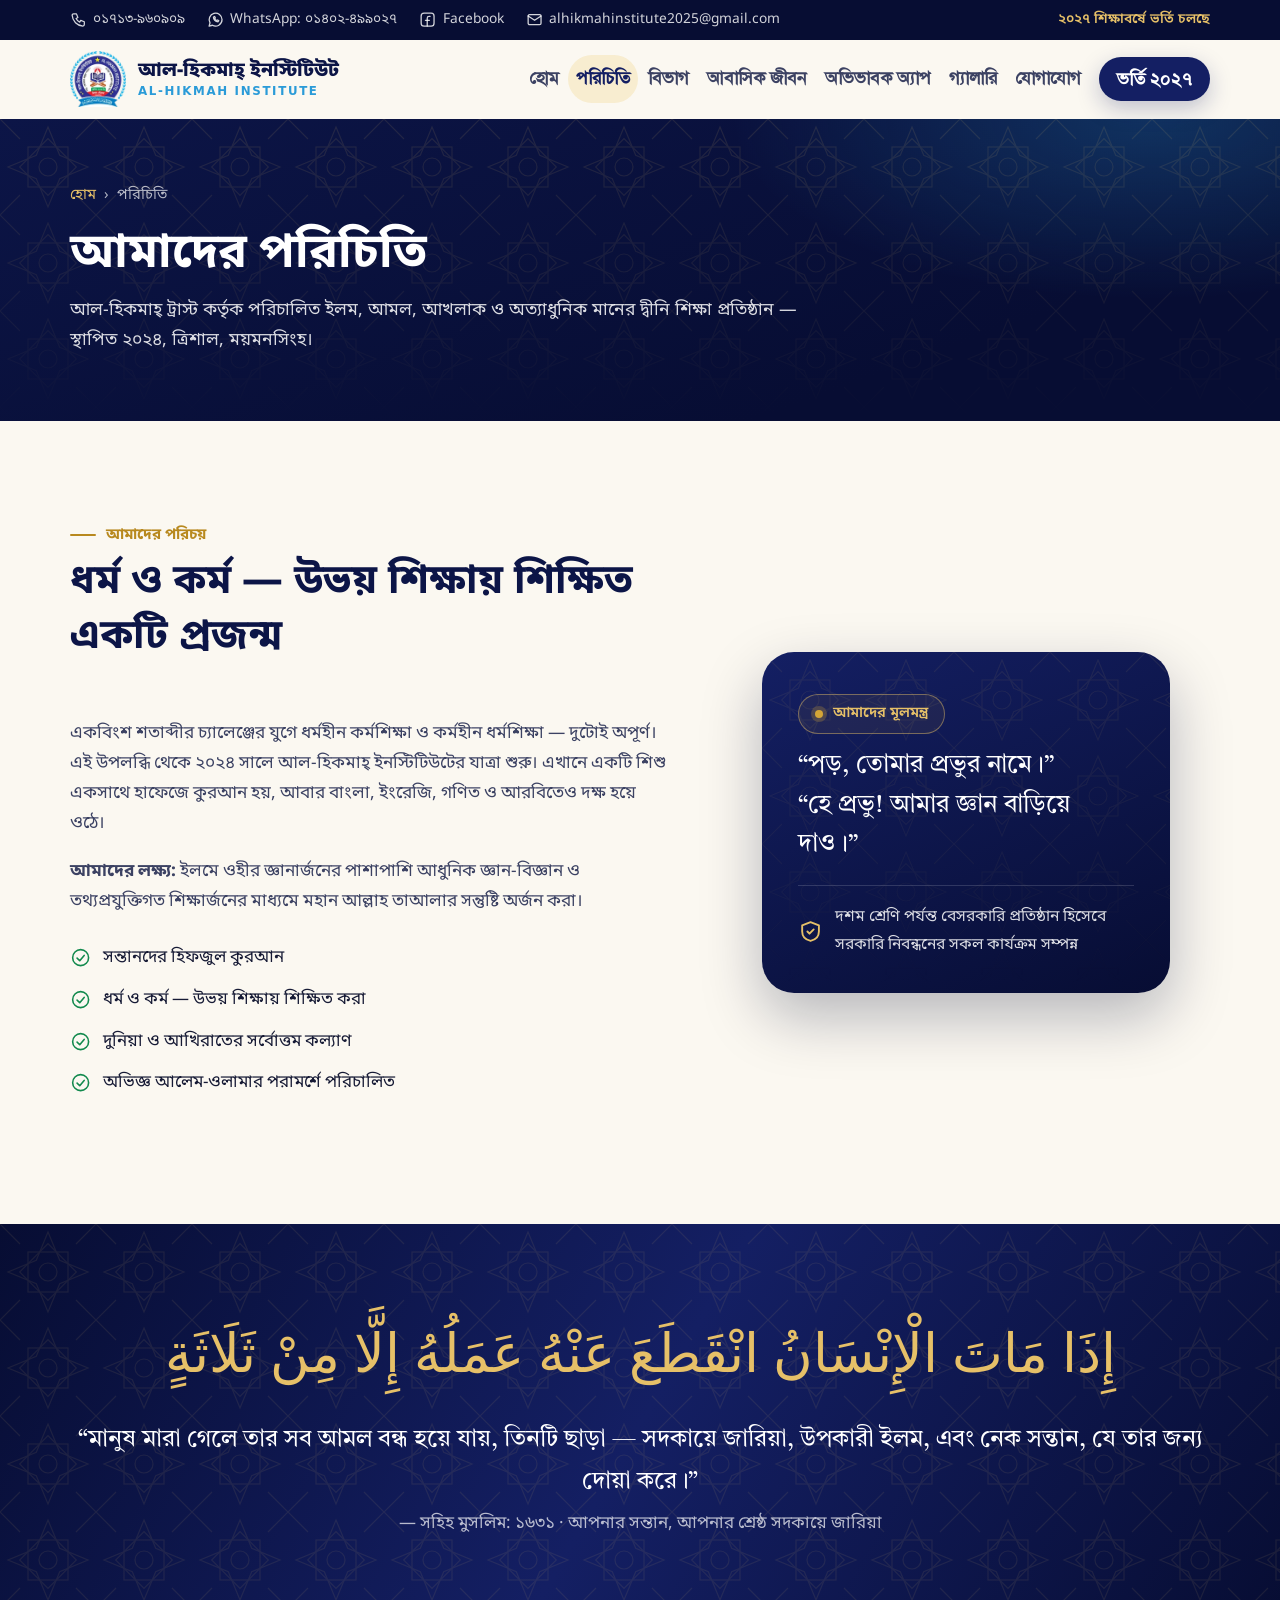
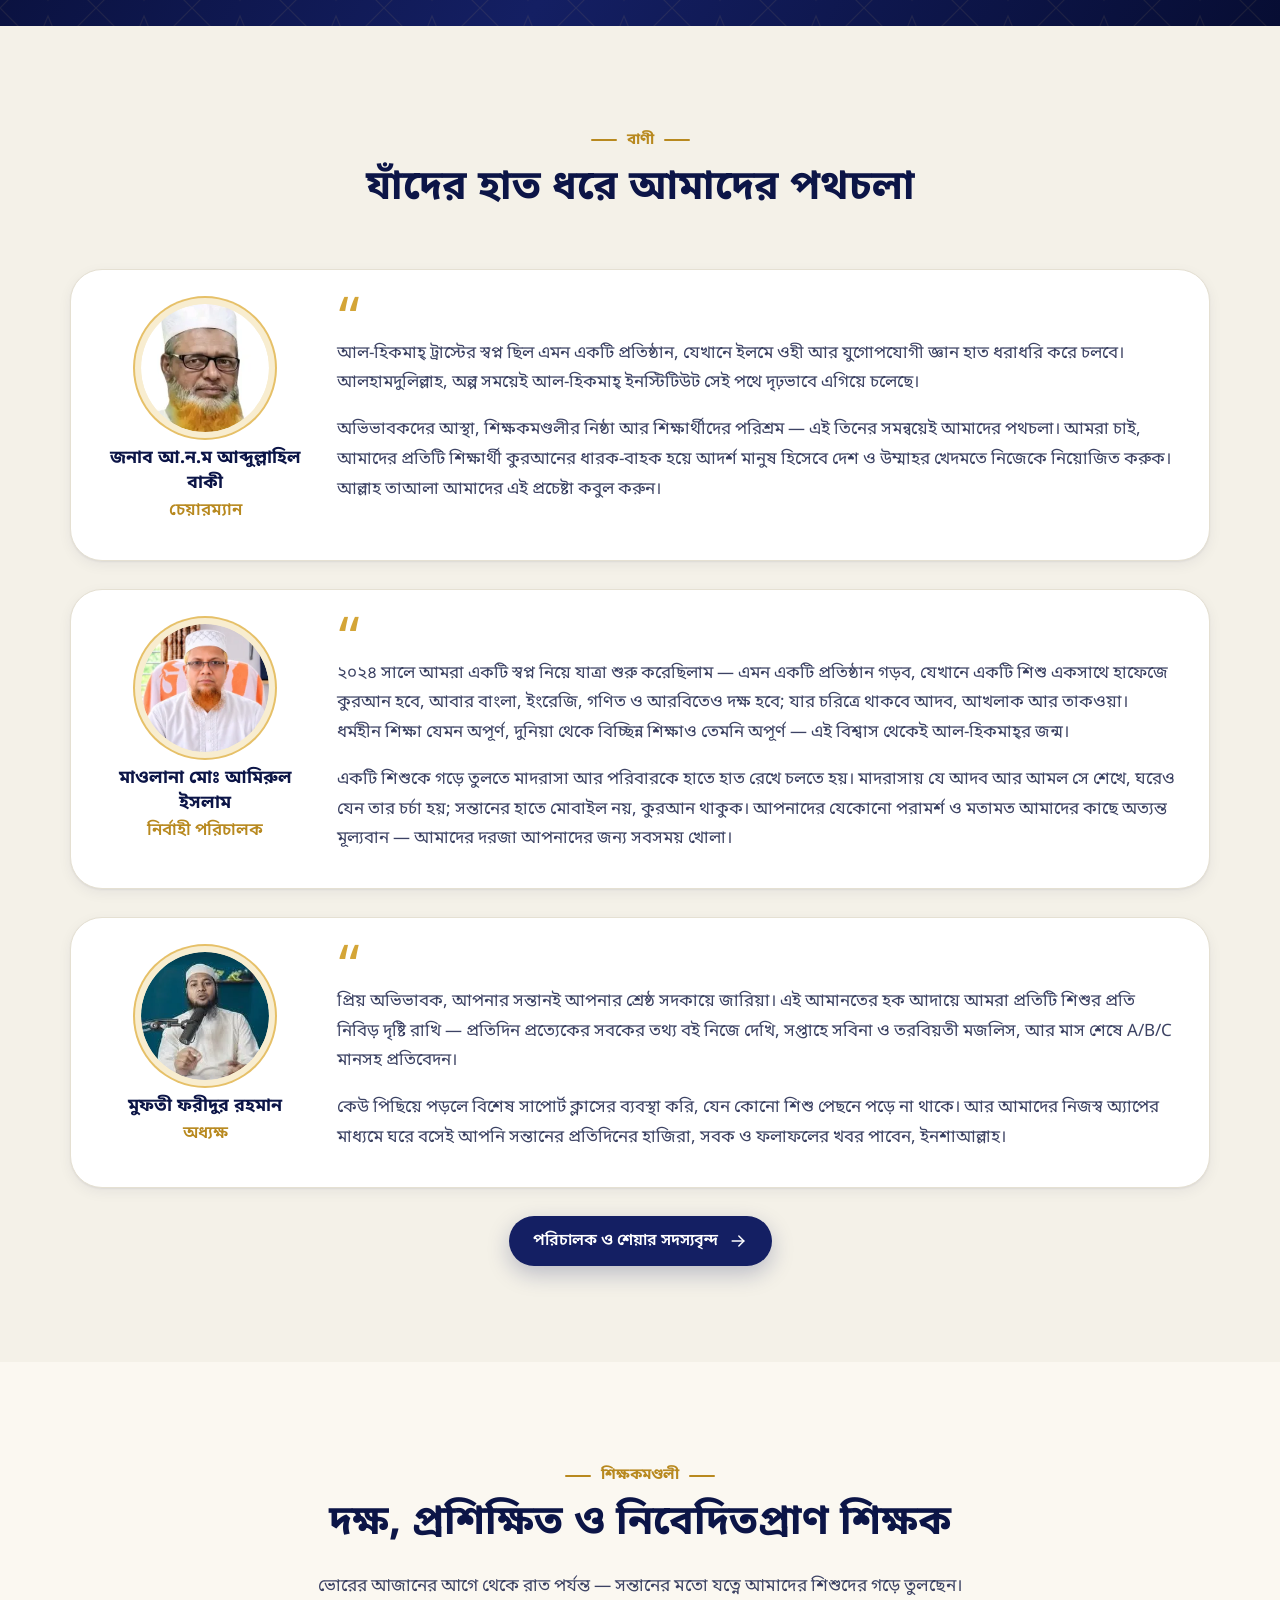
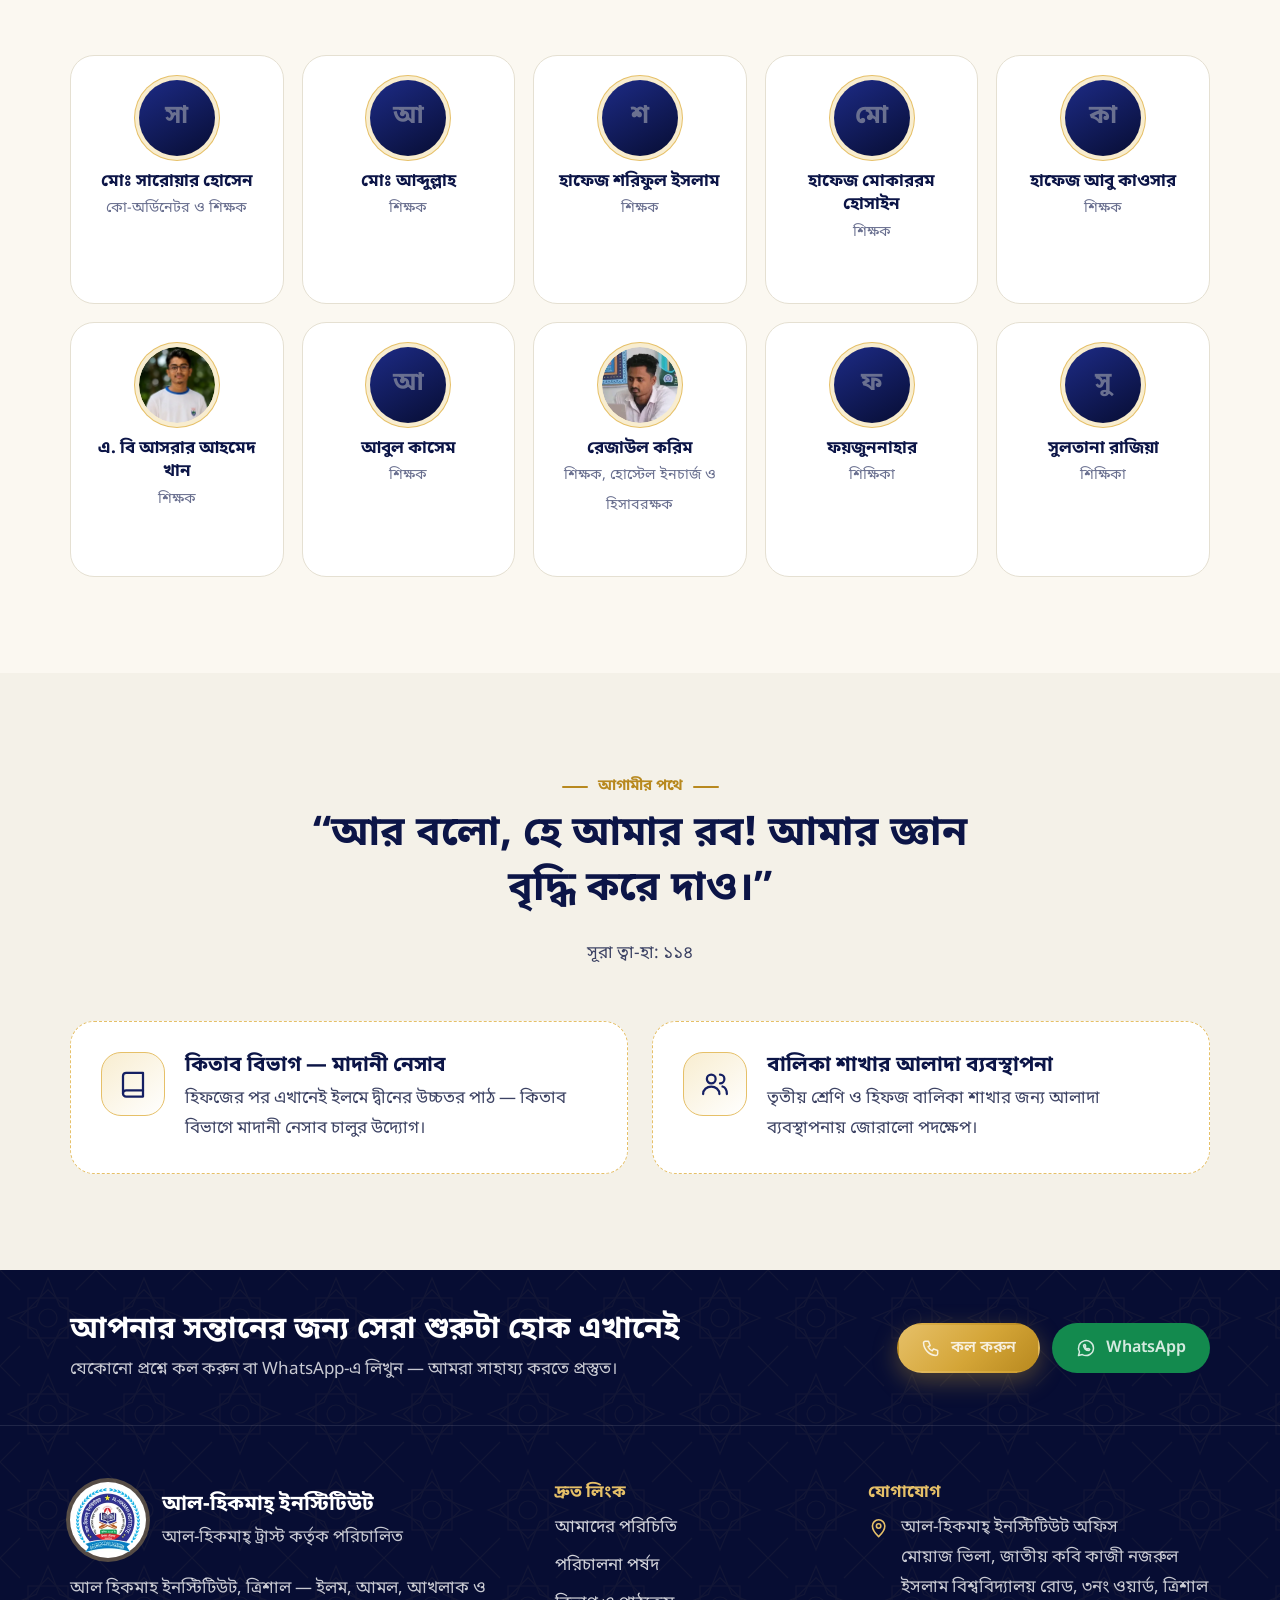
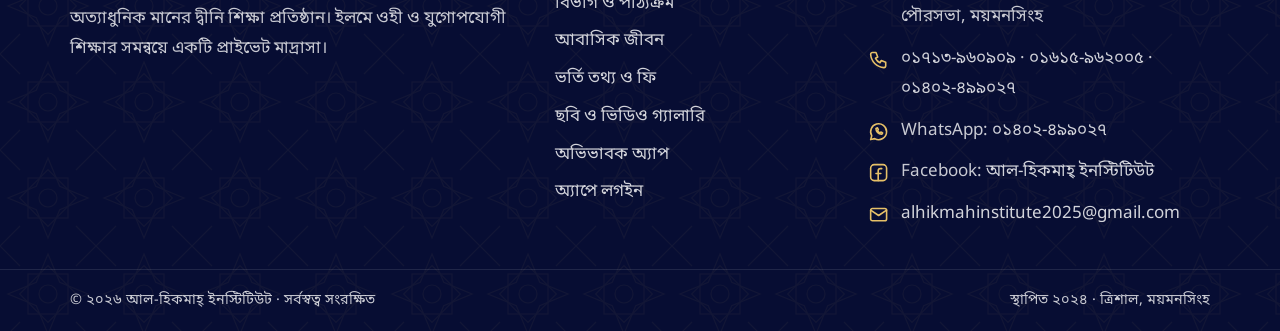
<file: about.html>
<!doctype html>
<html lang="bn">
  <head>
    <meta charset="utf-8" />
    <meta name="viewport" content="width=device-width, initial-scale=1" />
    <title>আমাদের পরিচিতি | আল হিকমাহ ইনস্টিটিউট, ত্রিশাল</title>
    <meta name="description" content="ত্রিশালের আল হিকমাহ ইনস্টিটিউটের লক্ষ্য ও উদ্দেশ্য, মূলমন্ত্র, চেয়ারম্যান, নির্বাহী পরিচালক ও অধ্যক্ষের বাণী এবং শিক্ষকমণ্ডলী।" />
    <meta name="robots" content="index, follow, max-image-preview:large, max-snippet:-1, max-video-preview:-1" />
    <link rel="canonical" href="https://www.alhikmahinstitute.online/about.html" />
    <meta name="author" content="আল হিকমাহ ইনস্টিটিউট, ত্রিশাল" />
    <meta name="application-name" content="আল-হিকমাহ্ ইনস্টিটিউট" />
    <meta name="theme-color" content="#0c1547" />
    <meta name="format-detection" content="telephone=yes" />

    <!-- WhatsApp, Facebook, Messenger-এ লিংক দিলে যে ছবি ও লেখা দেখায় -->
    <meta property="og:type" content="website" />
    <meta property="og:site_name" content="আল-হিকমাহ্ ইনস্টিটিউট" />
    <meta property="og:title" content="আমাদের পরিচিতি | আল হিকমাহ ইনস্টিটিউট, ত্রিশাল" />
    <meta property="og:description" content="ত্রিশালের আল হিকমাহ ইনস্টিটিউটের লক্ষ্য ও উদ্দেশ্য, মূলমন্ত্র, চেয়ারম্যান, নির্বাহী পরিচালক ও অধ্যক্ষের বাণী এবং শিক্ষকমণ্ডলী।" />
    <meta property="og:url" content="https://www.alhikmahinstitute.online/about.html" />
    <meta property="og:image" content="https://www.alhikmahinstitute.online/assets/img/og-image.jpg" />
    <meta property="og:image:type" content="image/jpeg" />
    <meta property="og:image:width" content="1200" />
    <meta property="og:image:height" content="630" />
    <meta property="og:image:alt" content="আল হিকমাহ ইনস্টিটিউট, ত্রিশাল — ইলমে ওহী ও যুগোপযোগী শিক্ষা" />
    <meta property="og:locale" content="bn_BD" />
    <meta name="twitter:card" content="summary_large_image" />
    <meta name="twitter:title" content="আমাদের পরিচিতি | আল হিকমাহ ইনস্টিটিউট, ত্রিশাল" />
    <meta name="twitter:description" content="ত্রিশালের আল হিকমাহ ইনস্টিটিউটের লক্ষ্য ও উদ্দেশ্য, মূলমন্ত্র, চেয়ারম্যান, নির্বাহী পরিচালক ও অধ্যক্ষের বাণী এবং শিক্ষকমণ্ডলী।" />
    <meta name="twitter:image" content="https://www.alhikmahinstitute.online/assets/img/og-image.jpg" />

    <!-- আইকন: ছোটগুলো লোগোর মাঝের চিহ্ন (ট্যাব ও Google-এর খোঁজের ফল), বড়গুলো পুরো লোগো (ফোনের হোম স্ক্রিন) — tools/make_icons.py -->
    <link rel="icon" href="favicon.ico" sizes="16x16 32x32 48x48" />
    <link rel="icon" href="assets/img/favicon-32.png" sizes="32x32" type="image/png" />
    <link rel="icon" href="assets/img/favicon-48.png" sizes="48x48" type="image/png" />
    <link rel="icon" href="assets/img/favicon-192.png" sizes="192x192" type="image/png" />
    <link rel="apple-touch-icon" href="assets/img/apple-touch-icon.png" sizes="180x180" />
    <link rel="manifest" href="site.webmanifest" />

    <link rel="preconnect" href="https://fonts.googleapis.com" />
    <link rel="preconnect" href="https://fonts.gstatic.com" crossorigin />
    <link
      rel="stylesheet"
      href="https://fonts.googleapis.com/css2?family=Amiri:wght@400;700&family=Anek+Bangla:wght@400;500;600&family=Hind+Siliguri:wght@500;600;700&family=Tiro+Bangla:ital@0;1&display=swap"
    />
    <!-- শুধু বাংলা অঙ্ক (০–৯) Noto Sans Bengali থেকে — আনেক বাংলা/হিন্দ শিলিগুড়ির ০ ও ১ ইংরেজির মতো দেখায় -->
    <link
      rel="stylesheet"
      href="https://fonts.googleapis.com/css2?family=Noto+Sans+Bengali:wght@400..800&text=%E0%A7%A6%E0%A7%A7%E0%A7%A8%E0%A7%A9%E0%A7%AA%E0%A7%AB%E0%A7%AC%E0%A7%AD%E0%A7%AE%E0%A7%AF&display=swap"
    />
    <link rel="preload" href="assets/fonts/solaimanlipi.woff2" as="font" type="font/woff2" crossorigin />
    <link rel="stylesheet" href="assets/css/style.css?v=3cdeb0bd" />
    <script type="application/ld+json">
{
  "@context": "https://schema.org",
  "@type": "BreadcrumbList",
  "itemListElement": [
    {
      "@type": "ListItem",
      "position": 1,
      "name": "হোম",
      "item": "https://www.alhikmahinstitute.online/"
    },
    {
      "@type": "ListItem",
      "position": 2,
      "name": "আমাদের পরিচিতি",
      "item": "https://www.alhikmahinstitute.online/about.html"
    }
  ]
}
    </script>
    <script>
      document.documentElement.classList.add('js');
    </script>
  </head>
  <body>
    <a class="skip-link" href="#main">মূল লেখায় যান</a>

    <div class="topbar">
      <div class="wrap">
        <div class="topbar-links">
          <a href="tel:+8801713960909"
            ><svg class="icon" aria-hidden="true"><use href="assets/img/icons.svg#i-phone" /></svg>০১৭১৩-৯৬০৯০৯</a
          >
          <a href="https://wa.me/8801402499027" rel="noopener"
            ><svg class="icon" aria-hidden="true"><use href="assets/img/icons.svg#i-whatsapp" /></svg>WhatsApp: ০১৪০২-৪৯৯০২৭</a
          >
          <a href="https://www.facebook.com/profile.php?id=61571009259680" rel="noopener" target="_blank"
            ><svg class="icon" aria-hidden="true"><use href="assets/img/icons.svg#i-facebook" /></svg>Facebook</a
          >
          <a href="mailto:alhikmahinstitute2025@gmail.com"
            ><svg class="icon" aria-hidden="true"><use href="assets/img/icons.svg#i-mail" /></svg>alhikmahinstitute2025@gmail.com</a
          >
        </div>
        <span class="topbar-note">২০২৭ শিক্ষাবর্ষে ভর্তি চলছে</span>
      </div>
    </div>

    <header class="site-header" id="top">
      <div class="wrap">
        <a class="brand" href="index.html" aria-label="আল-হিকমাহ্ ইনস্টিটিউট — হোম">
          <picture>
            <source srcset="assets/img/logo-128.webp" type="image/webp" />
            <img src="assets/img/logo-128.png" alt="আল হিকমাহ ইনস্টিটিউট লোগো" width="56" height="56" />
          </picture>
          <span class="brand-name">
            <strong>আল-হিকমাহ্ ইনস্টিটিউট</strong>
            <span>AL-HIKMAH INSTITUTE</span>
          </span>
        </a>
        <nav class="nav" id="site-nav" aria-label="প্রধান মেনু">
          <a href="index.html">হোম</a>
          <a href="about.html" aria-current="page">পরিচিতি</a>
          <a href="departments.html">বিভাগ</a>
          <a href="residential.html">আবাসিক জীবন</a>
          <a href="app.html">অভিভাবক অ্যাপ</a>
          <a href="gallery.html">গ্যালারি</a>
          <a href="contact.html">যোগাযোগ</a>
          <a class="btn btn-royal" href="admission.html">ভর্তি ২০২৭</a>
        </nav>
        <button class="menu-toggle" type="button" aria-controls="site-nav" aria-expanded="false" aria-label="মেনু খুলুন">
          <svg class="icon" aria-hidden="true"><use href="assets/img/icons.svg#i-menu" /></svg>
        </button>
      </div>
    </header>

    <main id="main">
<section class="page-hero">
        <div class="pattern" aria-hidden="true"></div>
        <div class="wrap">
          <nav class="crumbs" aria-label="অবস্থান"><a href="index.html">হোম</a><span>›</span><span>পরিচিতি</span></nav>
          <h1>আমাদের পরিচিতি</h1>
          <p>আল-হিকমাহ্ ট্রাস্ট কর্তৃক পরিচালিত ইলম, আমল, আখলাক ও অত্যাধুনিক মানের দ্বীনি শিক্ষা প্রতিষ্ঠান — স্থাপিত ২০২৪, ত্রিশাল, ময়মনসিংহ।</p>
        </div>
      </section>

      <!-- পরিচয় ও লক্ষ্য -->
      <section class="section">
        <div class="wrap about-grid">
          <div class="about-text reveal">
            <div class="section-head left">
              <span class="kicker">আমাদের পরিচয়</span>
              <h2>ধর্ম ও কর্ম — উভয় শিক্ষায় শিক্ষিত একটি প্রজন্ম</h2>
            </div>
            <p>
              একবিংশ শতাব্দীর চ্যালেঞ্জের যুগে ধর্মহীন কর্মশিক্ষা ও কর্মহীন ধর্মশিক্ষা — দুটোই অপূর্ণ। এই উপলব্ধি থেকে ২০২৪ সালে আল-হিকমাহ্ ইনস্টিটিউটের যাত্রা
              শুরু। এখানে একটি শিশু একসাথে হাফেজে কুরআন হয়, আবার বাংলা, ইংরেজি, গণিত ও আরবিতেও দক্ষ হয়ে ওঠে।
            </p>
            <p>
              <strong>আমাদের লক্ষ্য:</strong> ইলমে ওহীর জ্ঞানার্জনের পাশাপাশি আধুনিক জ্ঞান-বিজ্ঞান ও তথ্যপ্রযুক্তিগত শিক্ষার্জনের মাধ্যমে মহান আল্লাহ
              তাআলার সন্তুষ্টি অর্জন করা।
            </p>
            <ul class="check-list">
              <li><svg class="icon" aria-hidden="true"><use href="assets/img/icons.svg#i-check-circle" /></svg>সন্তানদের হিফজুল কুরআন</li>
              <li><svg class="icon" aria-hidden="true"><use href="assets/img/icons.svg#i-check-circle" /></svg>ধর্ম ও কর্ম — উভয় শিক্ষায় শিক্ষিত করা</li>
              <li><svg class="icon" aria-hidden="true"><use href="assets/img/icons.svg#i-check-circle" /></svg>দুনিয়া ও আখিরাতের সর্বোত্তম কল্যাণ</li>
              <li><svg class="icon" aria-hidden="true"><use href="assets/img/icons.svg#i-check-circle" /></svg>অভিজ্ঞ আলেম-ওলামার পরামর্শে পরিচালিত</li>
            </ul>
          </div>
          <figure class="quote-card reveal">
            <div class="pattern" aria-hidden="true"></div>
            <span class="eyebrow">আমাদের মূলমন্ত্র</span>
            <blockquote>“পড়, তোমার প্রভুর নামে।”<br />“হে প্রভু! আমার জ্ঞান বাড়িয়ে দাও।”</blockquote>
            <figcaption class="note">
              <svg class="icon" aria-hidden="true"><use href="assets/img/icons.svg#i-shield" /></svg>
              দশম শ্রেণি পর্যন্ত বেসরকারি প্রতিষ্ঠান হিসেবে সরকারি নিবন্ধনের সকল কার্যক্রম সম্পন্ন
            </figcaption>
          </figure>
        </div>
      </section>

      <!-- হাদিস -->
      <section class="verse" aria-label="হাদিস">
        <div class="pattern" aria-hidden="true"></div>
        <div class="wrap reveal">
          <p class="ar" lang="ar">إِذَا مَاتَ الْإِنْسَانُ انْقَطَعَ عَنْهُ عَمَلُهُ إِلَّا مِنْ ثَلَاثَةٍ</p>
          <p>“মানুষ মারা গেলে তার সব আমল বন্ধ হয়ে যায়, তিনটি ছাড়া — সদকায়ে জারিয়া, উপকারী ইলম, এবং নেক সন্তান, যে তার জন্য দোয়া করে।”</p>
          <cite>— সহিহ মুসলিম: ১৬৩১ · আপনার সন্তান, আপনার শ্রেষ্ঠ সদকায়ে জারিয়া</cite>
        </div>
      </section>

      <!-- নেতৃত্ব ও বাণী -->
      <section class="section tint" id="messages">
        <div class="wrap">
          <div class="section-head reveal">
            <span class="kicker">বাণী</span>
            <h2>যাঁদের হাত ধরে আমাদের পথচলা</h2>
          </div>
          <div class="leaders">
            <!-- খসড়া — চেয়ারম্যানের অনুমোদন দরকার -->
            <article class="leader reveal">
              <div class="leader-id" data-person="D01" tabindex="0" role="button" aria-haspopup="dialog">
                <span class="avatar avatar-photo"><img src="assets/media/people/D01.webp?v=0870799c" alt="আ.ন.ম আব্দুল্লাহিল বাকী" width="256" height="256" style="width:100%;height:100%;object-fit:cover;border-radius:50%" loading="lazy" decoding="async" /></span>
                <strong>জনাব আ.ন.ম আব্দুল্লাহিল বাকী</strong>
                <span>চেয়ারম্যান</span>
              </div>
              <blockquote>
                <div class="quote-mark" aria-hidden="true">“</div>
                <p>
                  আল-হিকমাহ্ ট্রাস্টের স্বপ্ন ছিল এমন একটি প্রতিষ্ঠান, যেখানে ইলমে ওহী আর যুগোপযোগী জ্ঞান হাত ধরাধরি করে চলবে। আলহামদুলিল্লাহ, অল্প সময়েই আল-হিকমাহ্
                  ইনস্টিটিউট সেই পথে দৃঢ়ভাবে এগিয়ে চলেছে।
                </p>
                <p>
                  অভিভাবকদের আস্থা, শিক্ষকমণ্ডলীর নিষ্ঠা আর শিক্ষার্থীদের পরিশ্রম — এই তিনের সমন্বয়েই আমাদের পথচলা। আমরা চাই, আমাদের প্রতিটি শিক্ষার্থী কুরআনের
                  ধারক-বাহক হয়ে আদর্শ মানুষ হিসেবে দেশ ও উম্মাহর খেদমতে নিজেকে নিয়োজিত করুক। আল্লাহ তাআলা আমাদের এই প্রচেষ্টা কবুল করুন।
                </p>
              </blockquote>
            </article>

            <article class="leader reveal">
              <div class="leader-id" data-person="D03" tabindex="0" role="button" aria-haspopup="dialog">
                <span class="avatar avatar-photo"><img src="assets/media/people/D03.webp?v=97557642" alt="মাওঃ মোঃ আমিরুল ইসলাম" width="256" height="256" style="width:100%;height:100%;object-fit:cover;border-radius:50%" loading="lazy" decoding="async" /></span>
                <strong>মাওলানা মোঃ আমিরুল ইসলাম</strong>
                <span>নির্বাহী পরিচালক</span>
              </div>
              <blockquote>
                <div class="quote-mark" aria-hidden="true">“</div>
                <p>
                  ২০২৪ সালে আমরা একটি স্বপ্ন নিয়ে যাত্রা শুরু করেছিলাম — এমন একটি প্রতিষ্ঠান গড়ব, যেখানে একটি শিশু একসাথে হাফেজে কুরআন হবে, আবার বাংলা, ইংরেজি, গণিত ও
                  আরবিতেও দক্ষ হবে; যার চরিত্রে থাকবে আদব, আখলাক আর তাকওয়া। ধর্মহীন শিক্ষা যেমন অপূর্ণ, দুনিয়া থেকে বিচ্ছিন্ন শিক্ষাও তেমনি অপূর্ণ — এই বিশ্বাস
                  থেকেই আল-হিকমাহ্‌র জন্ম।
                </p>
                <p>
                  একটি শিশুকে গড়ে তুলতে মাদরাসা আর পরিবারকে হাতে হাত রেখে চলতে হয়। মাদরাসায় যে আদব আর আমল সে শেখে, ঘরেও যেন তার চর্চা হয়; সন্তানের হাতে মোবাইল নয়,
                  কুরআন থাকুক। আপনাদের যেকোনো পরামর্শ ও মতামত আমাদের কাছে অত্যন্ত মূল্যবান — আমাদের দরজা আপনাদের জন্য সবসময় খোলা।
                </p>
              </blockquote>
            </article>

            <!-- খসড়া (অধ্যক্ষের "এক নজরে আল-হিকমাহ্" উপস্থাপনা থেকে) — অধ্যক্ষের অনুমোদন দরকার -->
            <article class="leader reveal">
              <div class="leader-id" data-person="D29" tabindex="0" role="button" aria-haspopup="dialog">
                <span class="avatar avatar-photo"><img src="assets/media/people/D29.webp?v=e76226cf" alt="মুফতী ফরীদুর রহমান" width="256" height="256" style="width:100%;height:100%;object-fit:cover;border-radius:50%" loading="lazy" decoding="async" /></span>
                <strong>মুফতী ফরীদুর রহমান</strong>
                <span>অধ্যক্ষ</span>
              </div>
              <blockquote>
                <div class="quote-mark" aria-hidden="true">“</div>
                <p>
                  প্রিয় অভিভাবক, আপনার সন্তানই আপনার শ্রেষ্ঠ সদকায়ে জারিয়া। এই আমানতের হক আদায়ে আমরা প্রতিটি শিশুর প্রতি নিবিড় দৃষ্টি রাখি — প্রতিদিন প্রত্যেকের
                  সবকের তথ্য বই নিজে দেখি, সপ্তাহে সবিনা ও তরবিয়তী মজলিস, আর মাস শেষে A/B/C মানসহ প্রতিবেদন।
                </p>
                <p>
                  কেউ পিছিয়ে পড়লে বিশেষ সাপোর্ট ক্লাসের ব্যবস্থা করি, যেন কোনো শিশু পেছনে পড়ে না থাকে। আর আমাদের নিজস্ব অ্যাপের মাধ্যমে ঘরে বসেই আপনি সন্তানের
                  প্রতিদিনের হাজিরা, সবক ও ফলাফলের খবর পাবেন, ইনশাআল্লাহ।
                </p>
              </blockquote>
            </article>
          </div>
          <p class="showcase-more">
            <a class="btn btn-royal" href="board.html"
              >পরিচালক ও শেয়ার সদস্যবৃন্দ <svg class="icon" aria-hidden="true"><use href="assets/img/icons.svg#i-arrow" /></svg
            ></a>
          </p>
        </div>
      </section>

      <!-- শিক্ষকমণ্ডলী -->
      <section class="section" id="teachers">
        <div class="wrap">
          <div class="section-head reveal">
            <span class="kicker">শিক্ষকমণ্ডলী</span>
            <h2>দক্ষ, প্রশিক্ষিত ও নিবেদিতপ্রাণ শিক্ষক</h2>
            <p>ভোরের আজানের আগে থেকে রাত পর্যন্ত — সন্তানের মতো যত্নে আমাদের শিশুদের গড়ে তুলছেন।</p>
          </div>
          <div class="team">
            <div class="member reveal" data-person="T01" tabindex="0" role="button" aria-haspopup="dialog"><span class="avatar" aria-hidden="true">সা</span><strong>মোঃ সারোয়ার হোসেন</strong><span>কো-অর্ডিনেটর ও শিক্ষক</span><em class="member-more" aria-hidden="true">বিস্তারিত ›</em></div>
            <div class="member reveal" data-person="T02" tabindex="0" role="button" aria-haspopup="dialog"><span class="avatar" aria-hidden="true">আ</span><strong>মোঃ আব্দুল্লাহ</strong><span>শিক্ষক</span><em class="member-more" aria-hidden="true">বিস্তারিত ›</em></div>
            <div class="member reveal" data-person="T03" tabindex="0" role="button" aria-haspopup="dialog"><span class="avatar" aria-hidden="true">শ</span><strong>হাফেজ শরিফুল ইসলাম</strong><span>শিক্ষক</span><em class="member-more" aria-hidden="true">বিস্তারিত ›</em></div>
            <div class="member reveal" data-person="T04" tabindex="0" role="button" aria-haspopup="dialog"><span class="avatar" aria-hidden="true">মো</span><strong>হাফেজ মোকাররম হোসাইন</strong><span>শিক্ষক</span><em class="member-more" aria-hidden="true">বিস্তারিত ›</em></div>
            <div class="member reveal" data-person="T05" tabindex="0" role="button" aria-haspopup="dialog"><span class="avatar" aria-hidden="true">কা</span><strong>হাফেজ আবু কাওসার</strong><span>শিক্ষক</span><em class="member-more" aria-hidden="true">বিস্তারিত ›</em></div>
            <div class="member reveal" data-person="T06" tabindex="0" role="button" aria-haspopup="dialog"><span class="avatar avatar-photo"><img src="assets/media/people/T06.webp?v=479b5237" alt="এ. বি আসরার আহমেদ খান" width="256" height="256" style="width:100%;height:100%;object-fit:cover;border-radius:50%" loading="lazy" decoding="async" /></span><strong>এ. বি আসরার আহমেদ খান</strong><span>শিক্ষক</span><em class="member-more" aria-hidden="true">বিস্তারিত ›</em></div>
            <div class="member reveal" data-person="T07" tabindex="0" role="button" aria-haspopup="dialog"><span class="avatar" aria-hidden="true">আ</span><strong>আবুল কাসেম</strong><span>শিক্ষক</span><em class="member-more" aria-hidden="true">বিস্তারিত ›</em></div>
            <div class="member reveal" data-person="T08" tabindex="0" role="button" aria-haspopup="dialog"><span class="avatar avatar-photo"><img src="assets/media/people/T08.webp?v=bd9932f9" alt="রেজাউল করিম" width="256" height="256" style="width:100%;height:100%;object-fit:cover;border-radius:50%" loading="lazy" decoding="async" /></span><strong>রেজাউল করিম</strong><span>শিক্ষক, হোস্টেল ইনচার্জ ও হিসাবরক্ষক</span><em class="member-more" aria-hidden="true">বিস্তারিত ›</em></div>
            <div class="member reveal" data-person="T09" tabindex="0" role="button" aria-haspopup="dialog"><span class="avatar" aria-hidden="true">ফ</span><strong>ফয়জুননাহার</strong><span>শিক্ষিকা</span><em class="member-more" aria-hidden="true">বিস্তারিত ›</em></div>
            <div class="member reveal" data-person="T10" tabindex="0" role="button" aria-haspopup="dialog"><span class="avatar" aria-hidden="true">সু</span><strong>সুলতানা রাজিয়া</strong><span>শিক্ষিকা</span><em class="member-more" aria-hidden="true">বিস্তারিত ›</em></div>
          </div>
        </div>
      </section>

      <!-- আগামীর পথে -->
      <section class="section tint">
        <div class="wrap">
          <div class="section-head reveal">
            <span class="kicker">আগামীর পথে</span>
            <h2>“আর বলো, হে আমার রব! আমার জ্ঞান বৃদ্ধি করে দাও।”</h2>
            <p>সূরা ত্বা-হা: ১১৪</p>
          </div>
          <div class="future-grid">
            <div class="future reveal">
              <div class="card-icon"><svg class="icon" aria-hidden="true"><use href="assets/img/icons.svg#i-books" /></svg></div>
              <div>
                <h3>কিতাব বিভাগ — মাদানী নেসাব</h3>
                <p>হিফজের পর এখানেই ইলমে দ্বীনের উচ্চতর পাঠ — কিতাব বিভাগে মাদানী নেসাব চালুর উদ্যোগ।</p>
              </div>
            </div>
            <div class="future reveal">
              <div class="card-icon"><svg class="icon" aria-hidden="true"><use href="assets/img/icons.svg#i-users" /></svg></div>
              <div>
                <h3>বালিকা শাখার আলাদা ব্যবস্থাপনা</h3>
                <p>তৃতীয় শ্রেণি ও হিফজ বালিকা শাখার জন্য আলাদা ব্যবস্থাপনায় জোরালো পদক্ষেপ।</p>
              </div>
            </div>
          </div>
        </div>
      </section>
      <script type="application/json" id="people-data">{"D01": {"name": "আ.ন.ম আব্দুল্লাহিল বাকী", "role": "চেয়ারম্যান", "photo": "assets/media/people/D01.webp?v=0870799c", "initials": "বা", "phone": "01717052265", "whatsapp": "01717052265"}, "D03": {"name": "মাওঃ মোঃ আমিরুল ইসলাম", "role": "নির্বাহী পরিচালক", "photo": "assets/media/people/D03.webp?v=97557642", "initials": "আ", "duty": ["প্রতিষ্ঠানের সার্বিক ব্যবস্থাপনা ও প্রশাসনিক কার্যক্রম"], "phone": "01713960909", "whatsapp": "01713960909"}, "D29": {"name": "মুফতী ফরীদুর রহমান", "role": "অধ্যক্ষ ও পরিচালক", "photo": "assets/media/people/D29.webp?v=e76226cf", "initials": "ফ", "duty": ["শিক্ষা কার্যক্রম পরিচালনা ও তত্ত্বাবধান", "শিক্ষার্থীদের দৈনিক সবক, হাজিরা ও ফলাফল পর্যবেক্ষণ"], "phone": "01402499027", "whatsapp": "01402499027"}, "T01": {"name": "মোঃ সারোয়ার হোসেন", "role": "কো-অর্ডিনেটর ও শিক্ষক", "photo": null, "initials": "সা", "duty": ["শিক্ষা কার্যক্রম, হাজিরা ও পরীক্ষার সমন্বয়"], "phone": "01710149678", "whatsapp": "01710149678"}, "T02": {"name": "মোঃ আব্দুল্লাহ", "role": "শিক্ষক", "photo": null, "initials": "আ", "duty": ["শ্রেণি শিক্ষক: তৃতীয় শ্রেণি", "বিষয়: আরবী (তৃতীয় শ্রেণি)", "উস্তাদ: হিফজ আলিফ ও বা গ্রুপ"]}, "T03": {"name": "হাফেজ শরিফুল ইসলাম", "role": "শিক্ষক", "photo": null, "initials": "শ", "duty": ["শ্রেণি শিক্ষক: প্রথম শ্রেণি", "বিষয়: আরবী (প্রথম ও দ্বিতীয় শ্রেণি); ইসলামিয়াত (প্রথম ও দ্বিতীয় শ্রেণি)", "উস্তাদ: নাযেরা আলিফ ও বা গ্রুপ"]}, "T04": {"name": "হাফেজ মোকাররম হোসাইন", "role": "শিক্ষক", "photo": null, "initials": "মো", "duty": ["শ্রেণি শিক্ষক: চতুর্থ শ্রেণি", "বিষয়: আরবী (প্লে, নার্সারি ও চতুর্থ শ্রেণি)", "উস্তাদ: নূরানী বা গ্রুপ"]}, "T05": {"name": "হাফেজ আবু কাওসার", "role": "শিক্ষক", "photo": null, "initials": "কা", "duty": ["উস্তাদ: নূরানী আলিফ গ্রুপ"]}, "T06": {"name": "এ. বি আসরার আহমেদ খান", "role": "শিক্ষক", "photo": "assets/media/people/T06.webp?v=479b5237", "initials": "আ", "duty": ["শ্রেণি শিক্ষক: পঞ্চম শ্রেণি", "বিষয়: ইংরেজী (তৃতীয় ও পঞ্চম শ্রেণি); গণিত (দ্বিতীয় ও চতুর্থ শ্রেণি); বিজ্ঞান (চতুর্থ শ্রেণি)"]}, "T07": {"name": "আবুল কাসেম", "role": "শিক্ষক", "photo": null, "initials": "আ", "duty": ["শ্রেণি শিক্ষক: দ্বিতীয় শ্রেণি", "বিষয়: ইংরেজী (দ্বিতীয় ও চতুর্থ শ্রেণি); গণিত (তৃতীয় ও পঞ্চম শ্রেণি); বিজ্ঞান (তৃতীয় ও পঞ্চম শ্রেণি)"]}, "T08": {"name": "রেজাউল করিম", "role": "শিক্ষক, হোস্টেল ইনচার্জ ও হিসাবরক্ষক", "photo": "assets/media/people/T08.webp?v=bd9932f9", "initials": "রে", "duty": ["হিসাবরক্ষক — হিসাব ও ফি সংক্রান্ত কাজ", "হোস্টেল ইনচার্জ — আবাসিক শিক্ষার্থীদের তত্ত্বাবধান"]}, "T09": {"name": "ফয়জুননাহার", "role": "শিক্ষিকা", "photo": null, "initials": "ফ", "duty": ["শ্রেণি শিক্ষক: নার্সারি", "বিষয়: আর্ট অ্যান্ড কালচার (নার্সারি); ইংরেজী (নার্সারি); গণিত (নার্সারি ও প্রথম শ্রেণি); বাংলা (প্লে); সাধারণ জ্ঞান (প্লে)"]}, "T10": {"name": "সুলতানা রাজিয়া", "role": "শিক্ষিকা", "photo": null, "initials": "সু", "duty": ["শ্রেণি শিক্ষক: প্লে", "বিষয়: আর্ট অ্যান্ড কালচার (প্লে); ইংরেজী (প্লে ও প্রথম শ্রেণি); গণিত (প্লে); বাংলা (নার্সারি); সাধারণ জ্ঞান (নার্সারি)"]}}</script>
    </main>

    <footer class="site-footer">
      <div class="pattern" aria-hidden="true"></div>
      <div class="footer-cta">
        <div class="wrap">
          <div>
            <h2>আপনার সন্তানের জন্য সেরা শুরুটা হোক এখানেই</h2>
            <p>যেকোনো প্রশ্নে কল করুন বা WhatsApp-এ লিখুন — আমরা সাহায্য করতে প্রস্তুত।</p>
          </div>
          <div class="hero-actions">
            <a class="btn btn-gold" href="tel:+8801713960909"
              ><svg class="icon" aria-hidden="true"><use href="assets/img/icons.svg#i-phone" /></svg>কল করুন</a
            >
            <a class="btn btn-green" href="https://wa.me/8801402499027" rel="noopener"
              ><svg class="icon" aria-hidden="true"><use href="assets/img/icons.svg#i-whatsapp" /></svg>WhatsApp</a
            >
          </div>
        </div>
      </div>
      <div class="wrap footer-grid">
        <div>
          <div class="footer-brand">
            <span class="logo-badge"
              ><picture
                ><source srcset="assets/img/logo-128.webp" type="image/webp" />
                <img src="assets/img/logo-128.png" alt="" width="64" height="64" loading="lazy" /></picture
            ></span>
            <div>
              <strong>আল-হিকমাহ্ ইনস্টিটিউট</strong>
              আল-হিকমাহ্ ট্রাস্ট কর্তৃক পরিচালিত
            </div>
          </div>
          <p>আল হিকমাহ ইনস্টিটিউট, ত্রিশাল — ইলম, আমল, আখলাক ও অত্যাধুনিক মানের দ্বীনি শিক্ষা প্রতিষ্ঠান। ইলমে ওহী ও যুগোপযোগী শিক্ষার সমন্বয়ে একটি প্রাইভেট মাদ্রাসা।</p>
        </div>
        <div>
          <h3>দ্রুত লিংক</h3>
          <ul class="footer-links">
            <li><a href="about.html">আমাদের পরিচিতি</a></li>
            <li><a href="board.html">পরিচালনা পর্ষদ</a></li>
            <li><a href="departments.html">বিভাগ ও পাঠ্যক্রম</a></li>
            <li><a href="residential.html">আবাসিক জীবন</a></li>
            <li><a href="admission.html">ভর্তি তথ্য ও ফি</a></li>
            <li><a href="gallery.html">ছবি ও ভিডিও গ্যালারি</a></li>
            <li><a href="app.html">অভিভাবক অ্যাপ</a></li>
            <li><a href="https://al-hikmah-app.onrender.com/" rel="noopener">অ্যাপে লগইন</a></li>
          </ul>
        </div>
        <div>
          <h3>যোগাযোগ</h3>
          <ul class="contact-list">
            <li>
              <svg class="icon" aria-hidden="true"><use href="assets/img/icons.svg#i-pin" /></svg>
              <span>আল-হিকমাহ্ ইনস্টিটিউট অফিস<br />মোয়াজ ভিলা, জাতীয় কবি কাজী নজরুল ইসলাম বিশ্ববিদ্যালয় রোড, ৩নং ওয়ার্ড, ত্রিশাল পৌরসভা, ময়মনসিংহ</span>
            </li>
            <li>
              <svg class="icon" aria-hidden="true"><use href="assets/img/icons.svg#i-phone" /></svg>
              <span
                ><a href="tel:+8801713960909">০১৭১৩-৯৬০৯০৯</a> · <a href="tel:+8801615962005">০১৬১৫-৯৬২০০৫</a> ·
                <a href="tel:+8801402499027">০১৪০২-৪৯৯০২৭</a></span
              >
            </li>
            <li>
              <svg class="icon" aria-hidden="true"><use href="assets/img/icons.svg#i-whatsapp" /></svg>
              <span>WhatsApp: <a href="https://wa.me/8801402499027" rel="noopener">০১৪০২-৪৯৯০২৭</a></span>
            </li>
            <li>
              <svg class="icon" aria-hidden="true"><use href="assets/img/icons.svg#i-facebook" /></svg>
              <span>Facebook: <a href="https://www.facebook.com/profile.php?id=61571009259680" rel="noopener" target="_blank">আল-হিকমাহ্ ইনস্টিটিউট</a></span>
            </li>
            <li>
              <svg class="icon" aria-hidden="true"><use href="assets/img/icons.svg#i-mail" /></svg>
              <a href="mailto:alhikmahinstitute2025@gmail.com">alhikmahinstitute2025@gmail.com</a>
            </li>
          </ul>
        </div>
      </div>
      <div class="footer-bottom">
        <div class="wrap">
          <span>© <span data-year>২০২৬</span> আল-হিকমাহ্ ইনস্টিটিউট · সর্বস্বত্ব সংরক্ষিত</span>
          <span>স্থাপিত ২০২৪ · ত্রিশাল, ময়মনসিংহ</span>
        </div>
      </div>
    </footer>

    <div class="float-actions">
      <a class="wa" href="https://wa.me/8801402499027" rel="noopener" aria-label="WhatsApp-এ লিখুন: ০১৪০২-৪৯৯০২৭"
        ><svg class="icon" aria-hidden="true"><use href="assets/img/icons.svg#i-whatsapp" /></svg
      ></a>
      <a class="call" href="tel:+8801713960909" aria-label="কল করুন"
        ><svg class="icon" aria-hidden="true"><use href="assets/img/icons.svg#i-phone" /></svg
      ></a>
    </div>

    <script src="assets/js/main.js?v=217b203b" defer></script>
    <script src="assets/js/people.js?v=80ec55d5" defer></script>
  </body>
</html>
</file>
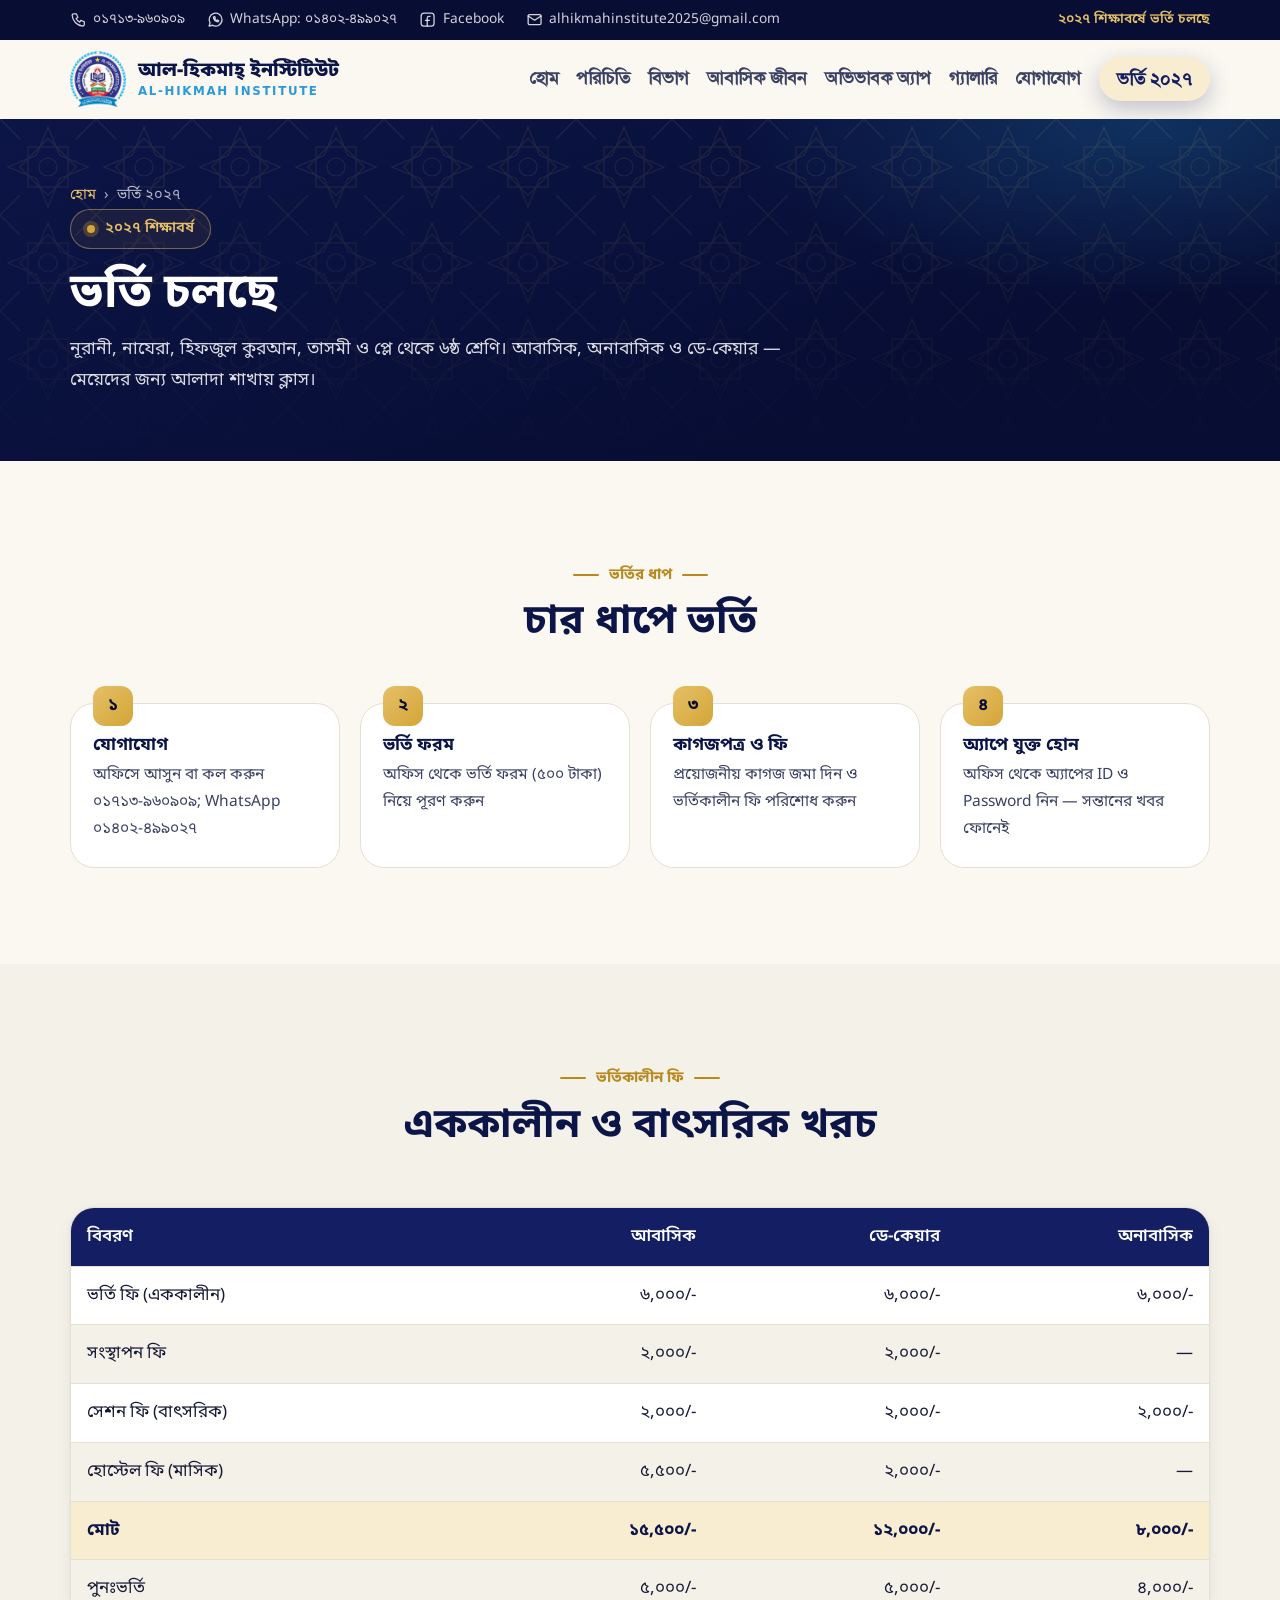
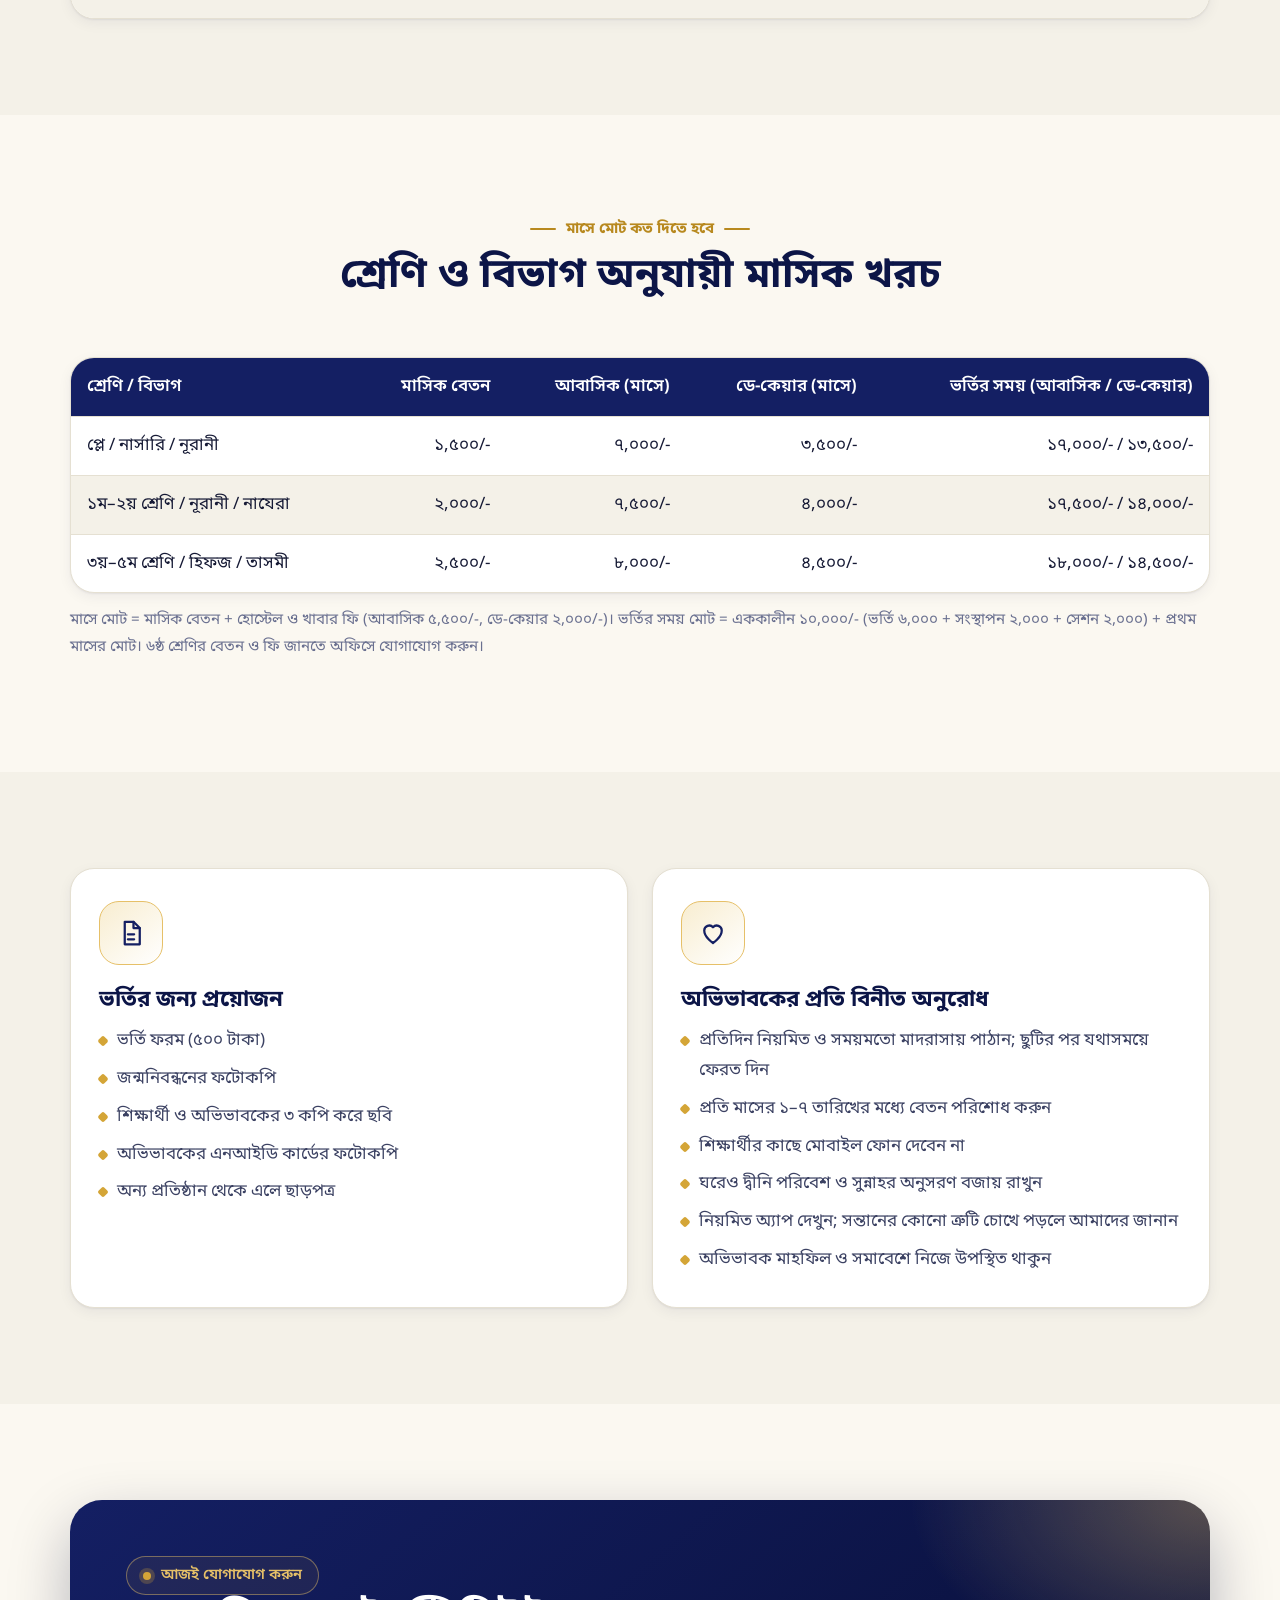
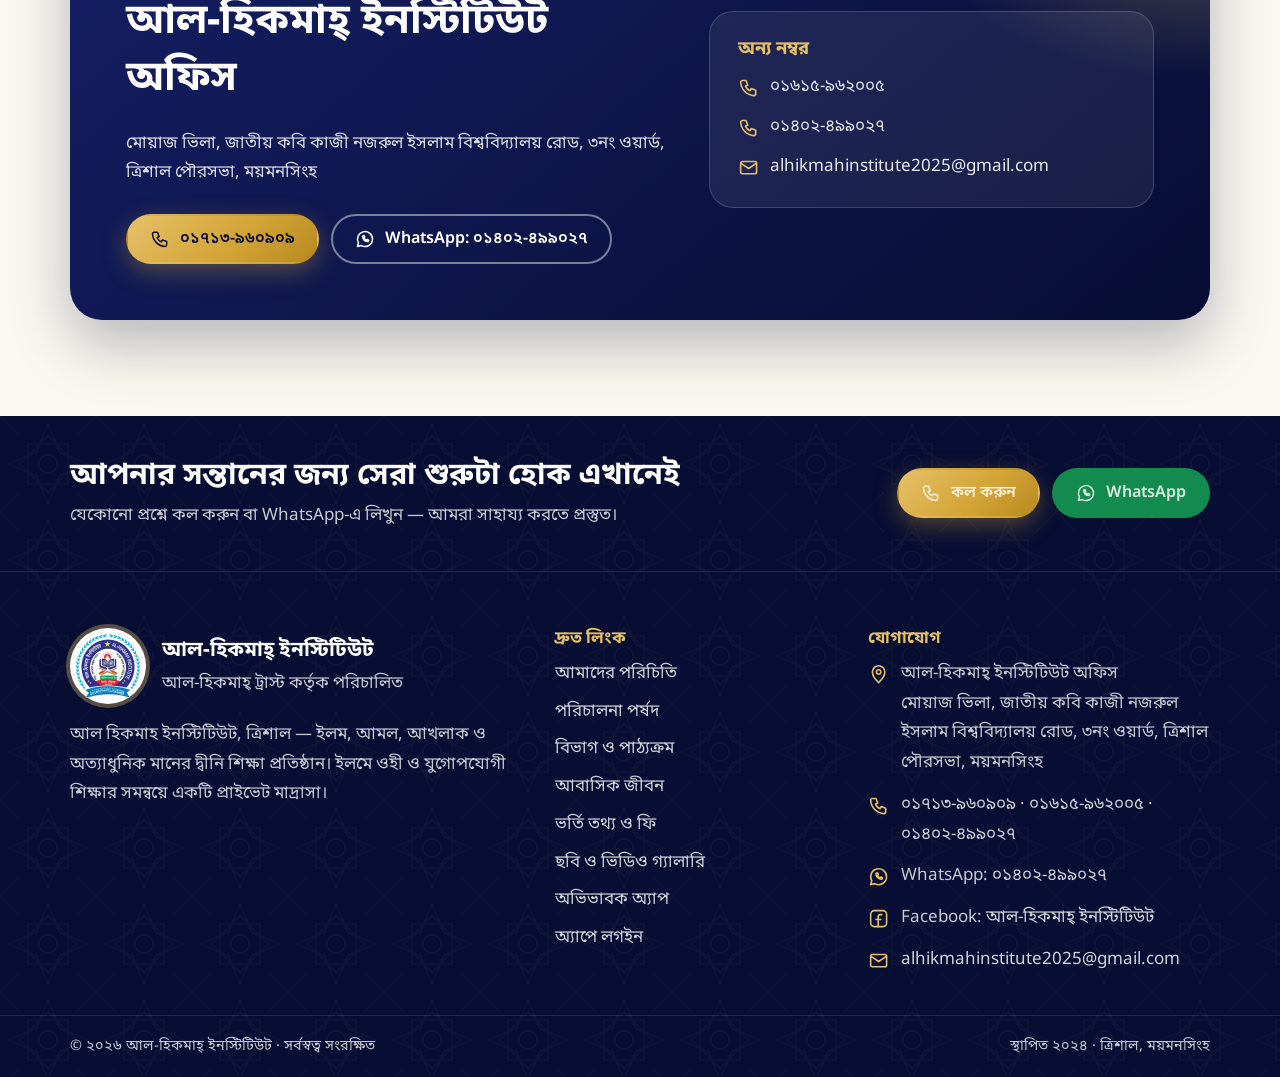
<file: admission.html>
<!doctype html>
<html lang="bn">
  <head>
    <meta charset="utf-8" />
    <meta name="viewport" content="width=device-width, initial-scale=1" />
    <title>ভর্তি ২০২৭ — ফি ও নিয়ম | আল হিকমাহ ইনস্টিটিউট, ত্রিশাল</title>
    <meta name="description" content="আল হিকমাহ ইনস্টিটিউটে ২০২৭ শিক্ষাবর্ষে ভর্তি চলছে — ভর্তি ফি, মাসিক বেতন ও হোস্টেল খরচ, ভর্তির ধাপ, প্রয়োজনীয় কাগজপত্র ও যোগাযোগ।" />
    <meta name="robots" content="index, follow, max-image-preview:large, max-snippet:-1, max-video-preview:-1" />
    <link rel="canonical" href="https://www.alhikmahinstitute.online/admission.html" />
    <meta name="author" content="আল হিকমাহ ইনস্টিটিউট, ত্রিশাল" />
    <meta name="application-name" content="আল-হিকমাহ্ ইনস্টিটিউট" />
    <meta name="theme-color" content="#0c1547" />
    <meta name="format-detection" content="telephone=yes" />

    <!-- WhatsApp, Facebook, Messenger-এ লিংক দিলে যে ছবি ও লেখা দেখায় -->
    <meta property="og:type" content="website" />
    <meta property="og:site_name" content="আল-হিকমাহ্ ইনস্টিটিউট" />
    <meta property="og:title" content="ভর্তি ২০২৭ — ফি ও নিয়ম | আল হিকমাহ ইনস্টিটিউট, ত্রিশাল" />
    <meta property="og:description" content="আল হিকমাহ ইনস্টিটিউটে ২০২৭ শিক্ষাবর্ষে ভর্তি চলছে — ভর্তি ফি, মাসিক বেতন ও হোস্টেল খরচ, ভর্তির ধাপ, প্রয়োজনীয় কাগজপত্র ও যোগাযোগ।" />
    <meta property="og:url" content="https://www.alhikmahinstitute.online/admission.html" />
    <meta property="og:image" content="https://www.alhikmahinstitute.online/assets/img/og-image.jpg" />
    <meta property="og:image:type" content="image/jpeg" />
    <meta property="og:image:width" content="1200" />
    <meta property="og:image:height" content="630" />
    <meta property="og:image:alt" content="আল হিকমাহ ইনস্টিটিউট, ত্রিশাল — ইলমে ওহী ও যুগোপযোগী শিক্ষা" />
    <meta property="og:locale" content="bn_BD" />
    <meta name="twitter:card" content="summary_large_image" />
    <meta name="twitter:title" content="ভর্তি ২০২৭ — ফি ও নিয়ম | আল হিকমাহ ইনস্টিটিউট, ত্রিশাল" />
    <meta name="twitter:description" content="আল হিকমাহ ইনস্টিটিউটে ২০২৭ শিক্ষাবর্ষে ভর্তি চলছে — ভর্তি ফি, মাসিক বেতন ও হোস্টেল খরচ, ভর্তির ধাপ, প্রয়োজনীয় কাগজপত্র ও যোগাযোগ।" />
    <meta name="twitter:image" content="https://www.alhikmahinstitute.online/assets/img/og-image.jpg" />

    <!-- আইকন: ছোটগুলো লোগোর মাঝের চিহ্ন (ট্যাব ও Google-এর খোঁজের ফল), বড়গুলো পুরো লোগো (ফোনের হোম স্ক্রিন) — tools/make_icons.py -->
    <link rel="icon" href="favicon.ico" sizes="16x16 32x32 48x48" />
    <link rel="icon" href="assets/img/favicon-32.png" sizes="32x32" type="image/png" />
    <link rel="icon" href="assets/img/favicon-48.png" sizes="48x48" type="image/png" />
    <link rel="icon" href="assets/img/favicon-192.png" sizes="192x192" type="image/png" />
    <link rel="apple-touch-icon" href="assets/img/apple-touch-icon.png" sizes="180x180" />
    <link rel="manifest" href="site.webmanifest" />

    <link rel="preconnect" href="https://fonts.googleapis.com" />
    <link rel="preconnect" href="https://fonts.gstatic.com" crossorigin />
    <link
      rel="stylesheet"
      href="https://fonts.googleapis.com/css2?family=Amiri:wght@400;700&family=Anek+Bangla:wght@400;500;600&family=Hind+Siliguri:wght@500;600;700&family=Tiro+Bangla:ital@0;1&display=swap"
    />
    <!-- শুধু বাংলা অঙ্ক (০–৯) Noto Sans Bengali থেকে — আনেক বাংলা/হিন্দ শিলিগুড়ির ০ ও ১ ইংরেজির মতো দেখায় -->
    <link
      rel="stylesheet"
      href="https://fonts.googleapis.com/css2?family=Noto+Sans+Bengali:wght@400..800&text=%E0%A7%A6%E0%A7%A7%E0%A7%A8%E0%A7%A9%E0%A7%AA%E0%A7%AB%E0%A7%AC%E0%A7%AD%E0%A7%AE%E0%A7%AF&display=swap"
    />
    <link rel="preload" href="assets/fonts/solaimanlipi.woff2" as="font" type="font/woff2" crossorigin />
    <link rel="stylesheet" href="assets/css/style.css?v=3cdeb0bd" />
    <script type="application/ld+json">
{
  "@context": "https://schema.org",
  "@type": "BreadcrumbList",
  "itemListElement": [
    {
      "@type": "ListItem",
      "position": 1,
      "name": "হোম",
      "item": "https://www.alhikmahinstitute.online/"
    },
    {
      "@type": "ListItem",
      "position": 2,
      "name": "ভর্তি চলছে",
      "item": "https://www.alhikmahinstitute.online/admission.html"
    }
  ]
}
    </script>
    <script>
      document.documentElement.classList.add('js');
    </script>
  </head>
  <body>
    <a class="skip-link" href="#main">মূল লেখায় যান</a>

    <div class="topbar">
      <div class="wrap">
        <div class="topbar-links">
          <a href="tel:+8801713960909"
            ><svg class="icon" aria-hidden="true"><use href="assets/img/icons.svg#i-phone" /></svg>০১৭১৩-৯৬০৯০৯</a
          >
          <a href="https://wa.me/8801402499027" rel="noopener"
            ><svg class="icon" aria-hidden="true"><use href="assets/img/icons.svg#i-whatsapp" /></svg>WhatsApp: ০১৪০২-৪৯৯০২৭</a
          >
          <a href="https://www.facebook.com/profile.php?id=61571009259680" rel="noopener" target="_blank"
            ><svg class="icon" aria-hidden="true"><use href="assets/img/icons.svg#i-facebook" /></svg>Facebook</a
          >
          <a href="mailto:alhikmahinstitute2025@gmail.com"
            ><svg class="icon" aria-hidden="true"><use href="assets/img/icons.svg#i-mail" /></svg>alhikmahinstitute2025@gmail.com</a
          >
        </div>
        <span class="topbar-note">২০২৭ শিক্ষাবর্ষে ভর্তি চলছে</span>
      </div>
    </div>

    <header class="site-header" id="top">
      <div class="wrap">
        <a class="brand" href="index.html" aria-label="আল-হিকমাহ্ ইনস্টিটিউট — হোম">
          <picture>
            <source srcset="assets/img/logo-128.webp" type="image/webp" />
            <img src="assets/img/logo-128.png" alt="আল হিকমাহ ইনস্টিটিউট লোগো" width="56" height="56" />
          </picture>
          <span class="brand-name">
            <strong>আল-হিকমাহ্ ইনস্টিটিউট</strong>
            <span>AL-HIKMAH INSTITUTE</span>
          </span>
        </a>
        <nav class="nav" id="site-nav" aria-label="প্রধান মেনু">
          <a href="index.html">হোম</a>
          <a href="about.html">পরিচিতি</a>
          <a href="departments.html">বিভাগ</a>
          <a href="residential.html">আবাসিক জীবন</a>
          <a href="app.html">অভিভাবক অ্যাপ</a>
          <a href="gallery.html">গ্যালারি</a>
          <a href="contact.html">যোগাযোগ</a>
          <a class="btn btn-royal" href="admission.html" aria-current="page">ভর্তি ২০২৭</a>
        </nav>
        <button class="menu-toggle" type="button" aria-controls="site-nav" aria-expanded="false" aria-label="মেনু খুলুন">
          <svg class="icon" aria-hidden="true"><use href="assets/img/icons.svg#i-menu" /></svg>
        </button>
      </div>
    </header>

    <main id="main">
<section class="page-hero">
        <div class="pattern" aria-hidden="true"></div>
        <div class="wrap">
          <nav class="crumbs" aria-label="অবস্থান"><a href="index.html">হোম</a><span>›</span><span>ভর্তি ২০২৭</span></nav>
          <span class="eyebrow">২০২৭ শিক্ষাবর্ষ</span>
          <h1>ভর্তি চলছে</h1>
          <p>নূরানী, নাযেরা, হিফজুল কুরআন, তাসমী ও প্লে থেকে ৬ষ্ঠ শ্রেণি। আবাসিক, অনাবাসিক ও ডে-কেয়ার — মেয়েদের জন্য আলাদা শাখায় ক্লাস।</p>
        </div>
      </section>

      <!-- ধাপ -->
      <section class="section">
        <div class="wrap">
          <div class="section-head reveal">
            <span class="kicker">ভর্তির ধাপ</span>
            <h2>চার ধাপে ভর্তি</h2>
          </div>
          <div class="steps">
            <div class="step reveal"><span class="step-no">১</span><h3>যোগাযোগ</h3><p>অফিসে আসুন বা কল করুন ০১৭১৩-৯৬০৯০৯; WhatsApp ০১৪০২-৪৯৯০২৭</p></div>
            <div class="step reveal"><span class="step-no">২</span><h3>ভর্তি ফরম</h3><p>অফিস থেকে ভর্তি ফরম (৫০০ টাকা) নিয়ে পূরণ করুন</p></div>
            <div class="step reveal"><span class="step-no">৩</span><h3>কাগজপত্র ও ফি</h3><p>প্রয়োজনীয় কাগজ জমা দিন ও ভর্তিকালীন ফি পরিশোধ করুন</p></div>
            <div class="step reveal"><span class="step-no">৪</span><h3>অ্যাপে যুক্ত হোন</h3><p>অফিস থেকে অ্যাপের ID ও Password নিন — সন্তানের খবর ফোনেই</p></div>
          </div>
        </div>
      </section>

      <!-- ভর্তিকালীন ফি -->
      <section class="section tint">
        <div class="wrap">
          <div class="section-head reveal">
            <span class="kicker">ভর্তিকালীন ফি</span>
            <h2>এককালীন ও বাৎসরিক খরচ</h2>
          </div>
          <div class="table-wrap reveal">
            <table class="table">
              <thead>
                <tr><th>বিবরণ</th><th class="num">আবাসিক</th><th class="num">ডে-কেয়ার</th><th class="num">অনাবাসিক</th></tr>
              </thead>
              <tbody>
                <tr><td>ভর্তি ফি (এককালীন)</td><td class="num">৬,০০০/-</td><td class="num">৬,০০০/-</td><td class="num">৬,০০০/-</td></tr>
                <tr><td>সংস্থাপন ফি</td><td class="num">২,০০০/-</td><td class="num">২,০০০/-</td><td class="num">—</td></tr>
                <tr><td>সেশন ফি (বাৎসরিক)</td><td class="num">২,০০০/-</td><td class="num">২,০০০/-</td><td class="num">২,০০০/-</td></tr>
                <tr><td>হোস্টেল ফি (মাসিক)</td><td class="num">৫,৫০০/-</td><td class="num">২,০০০/-</td><td class="num">—</td></tr>
                <tr class="total"><td>মোট</td><td class="num">১৫,৫০০/-</td><td class="num">১২,০০০/-</td><td class="num">৮,০০০/-</td></tr>
                <tr><td>পুনঃভর্তি</td><td class="num">৫,০০০/-</td><td class="num">৫,০০০/-</td><td class="num">৪,০০০/-</td></tr>
              </tbody>
            </table>
          </div>
        </div>
      </section>

      <!-- মাসিক -->
      <section class="section">
        <div class="wrap">
          <div class="section-head reveal">
            <span class="kicker">মাসে মোট কত দিতে হবে</span>
            <h2>শ্রেণি ও বিভাগ অনুযায়ী মাসিক খরচ</h2>
          </div>
          <div class="table-wrap reveal">
            <table class="table">
              <thead>
                <tr>
                  <th>শ্রেণি / বিভাগ</th>
                  <th class="num">মাসিক বেতন</th>
                  <th class="num">আবাসিক (মাসে)</th>
                  <th class="num">ডে-কেয়ার (মাসে)</th>
                  <th class="num">ভর্তির সময় (আবাসিক / ডে-কেয়ার)</th>
                </tr>
              </thead>
              <tbody>
                <tr><td>প্লে / নার্সারি / নূরানী</td><td class="num">১,৫০০/-</td><td class="num">৭,০০০/-</td><td class="num">৩,৫০০/-</td><td class="num">১৭,০০০/- / ১৩,৫০০/-</td></tr>
                <tr><td>১ম–২য় শ্রেণি / নূরানী / নাযেরা</td><td class="num">২,০০০/-</td><td class="num">৭,৫০০/-</td><td class="num">৪,০০০/-</td><td class="num">১৭,৫০০/- / ১৪,০০০/-</td></tr>
                <tr><td>৩য়–৫ম শ্রেণি / হিফজ / তাসমী</td><td class="num">২,৫০০/-</td><td class="num">৮,০০০/-</td><td class="num">৪,৫০০/-</td><td class="num">১৮,০০০/- / ১৪,৫০০/-</td></tr>
              </tbody>
            </table>
          </div>
          <p class="table-note">
            মাসে মোট = মাসিক বেতন + হোস্টেল ও খাবার ফি (আবাসিক ৫,৫০০/-, ডে-কেয়ার ২,০০০/-)। ভর্তির সময় মোট = এককালীন ১০,০০০/- (ভর্তি ৬,০০০ + সংস্থাপন ২,০০০ + সেশন
            ২,০০০) + প্রথম মাসের মোট। ৬ষ্ঠ শ্রেণির বেতন ও ফি জানতে অফিসে যোগাযোগ করুন।
          </p>
        </div>
      </section>

      <!-- কাগজপত্র ও অনুরোধ -->
      <section class="section tint">
        <div class="wrap cards-2">
          <article class="card reveal">
            <div class="card-icon"><svg class="icon" aria-hidden="true"><use href="assets/img/icons.svg#i-file" /></svg></div>
            <h3>ভর্তির জন্য প্রয়োজন</h3>
            <ul>
              <li>ভর্তি ফরম (৫০০ টাকা)</li>
              <li>জন্মনিবন্ধনের ফটোকপি</li>
              <li>শিক্ষার্থী ও অভিভাবকের ৩ কপি করে ছবি</li>
              <li>অভিভাবকের এনআইডি কার্ডের ফটোকপি</li>
              <li>অন্য প্রতিষ্ঠান থেকে এলে ছাড়পত্র</li>
            </ul>
          </article>
          <article class="card reveal">
            <div class="card-icon"><svg class="icon" aria-hidden="true"><use href="assets/img/icons.svg#i-heart" /></svg></div>
            <h3>অভিভাবকের প্রতি বিনীত অনুরোধ</h3>
            <ul>
              <li>প্রতিদিন নিয়মিত ও সময়মতো মাদরাসায় পাঠান; ছুটির পর যথাসময়ে ফেরত দিন</li>
              <li>প্রতি মাসের ১–৭ তারিখের মধ্যে বেতন পরিশোধ করুন</li>
              <li>শিক্ষার্থীর কাছে মোবাইল ফোন দেবেন না</li>
              <li>ঘরেও দ্বীনি পরিবেশ ও সুন্নাহর অনুসরণ বজায় রাখুন</li>
              <li>নিয়মিত অ্যাপ দেখুন; সন্তানের কোনো ত্রুটি চোখে পড়লে আমাদের জানান</li>
              <li>অভিভাবক মাহফিল ও সমাবেশে নিজে উপস্থিত থাকুন</li>
            </ul>
          </article>
        </div>
      </section>

      <!-- CTA -->
      <section class="section">
        <div class="wrap">
          <div class="admission reveal">
            <div>
              <span class="eyebrow">আজই যোগাযোগ করুন</span>
              <h2>আল-হিকমাহ্ ইনস্টিটিউট অফিস</h2>
              <p>মোয়াজ ভিলা, জাতীয় কবি কাজী নজরুল ইসলাম বিশ্ববিদ্যালয় রোড, ৩নং ওয়ার্ড, ত্রিশাল পৌরসভা, ময়মনসিংহ</p>
              <div class="hero-actions">
                <a class="btn btn-gold" href="tel:+8801713960909"
                  ><svg class="icon" aria-hidden="true"><use href="assets/img/icons.svg#i-phone" /></svg>০১৭১৩-৯৬০৯০৯</a
                >
                <a class="btn btn-ghost" href="https://wa.me/8801402499027" rel="noopener"
                  ><svg class="icon" aria-hidden="true"><use href="assets/img/icons.svg#i-whatsapp" /></svg>WhatsApp: ০১৪০২-৪৯৯০২৭</a
                >
              </div>
            </div>
            <div class="docs">
              <h3>অন্য নম্বর</h3>
              <ul>
                <li><svg class="icon" aria-hidden="true"><use href="assets/img/icons.svg#i-phone" /></svg><a href="tel:+8801615962005" style="color: inherit">০১৬১৫-৯৬২০০৫</a></li>
                <li><svg class="icon" aria-hidden="true"><use href="assets/img/icons.svg#i-phone" /></svg><a href="tel:+8801402499027" style="color: inherit">০১৪০২-৪৯৯০২৭</a></li>
                <li><svg class="icon" aria-hidden="true"><use href="assets/img/icons.svg#i-mail" /></svg><a href="mailto:alhikmahinstitute2025@gmail.com" class="break" style="color: inherit">alhikmahinstitute2025@gmail.com</a></li>
              </ul>
            </div>
          </div>
        </div>
      </section>
    </main>

    <footer class="site-footer">
      <div class="pattern" aria-hidden="true"></div>
      <div class="footer-cta">
        <div class="wrap">
          <div>
            <h2>আপনার সন্তানের জন্য সেরা শুরুটা হোক এখানেই</h2>
            <p>যেকোনো প্রশ্নে কল করুন বা WhatsApp-এ লিখুন — আমরা সাহায্য করতে প্রস্তুত।</p>
          </div>
          <div class="hero-actions">
            <a class="btn btn-gold" href="tel:+8801713960909"
              ><svg class="icon" aria-hidden="true"><use href="assets/img/icons.svg#i-phone" /></svg>কল করুন</a
            >
            <a class="btn btn-green" href="https://wa.me/8801402499027" rel="noopener"
              ><svg class="icon" aria-hidden="true"><use href="assets/img/icons.svg#i-whatsapp" /></svg>WhatsApp</a
            >
          </div>
        </div>
      </div>
      <div class="wrap footer-grid">
        <div>
          <div class="footer-brand">
            <span class="logo-badge"
              ><picture
                ><source srcset="assets/img/logo-128.webp" type="image/webp" />
                <img src="assets/img/logo-128.png" alt="" width="64" height="64" loading="lazy" /></picture
            ></span>
            <div>
              <strong>আল-হিকমাহ্ ইনস্টিটিউট</strong>
              আল-হিকমাহ্ ট্রাস্ট কর্তৃক পরিচালিত
            </div>
          </div>
          <p>আল হিকমাহ ইনস্টিটিউট, ত্রিশাল — ইলম, আমল, আখলাক ও অত্যাধুনিক মানের দ্বীনি শিক্ষা প্রতিষ্ঠান। ইলমে ওহী ও যুগোপযোগী শিক্ষার সমন্বয়ে একটি প্রাইভেট মাদ্রাসা।</p>
        </div>
        <div>
          <h3>দ্রুত লিংক</h3>
          <ul class="footer-links">
            <li><a href="about.html">আমাদের পরিচিতি</a></li>
            <li><a href="board.html">পরিচালনা পর্ষদ</a></li>
            <li><a href="departments.html">বিভাগ ও পাঠ্যক্রম</a></li>
            <li><a href="residential.html">আবাসিক জীবন</a></li>
            <li><a href="admission.html">ভর্তি তথ্য ও ফি</a></li>
            <li><a href="gallery.html">ছবি ও ভিডিও গ্যালারি</a></li>
            <li><a href="app.html">অভিভাবক অ্যাপ</a></li>
            <li><a href="https://al-hikmah-app.onrender.com/" rel="noopener">অ্যাপে লগইন</a></li>
          </ul>
        </div>
        <div>
          <h3>যোগাযোগ</h3>
          <ul class="contact-list">
            <li>
              <svg class="icon" aria-hidden="true"><use href="assets/img/icons.svg#i-pin" /></svg>
              <span>আল-হিকমাহ্ ইনস্টিটিউট অফিস<br />মোয়াজ ভিলা, জাতীয় কবি কাজী নজরুল ইসলাম বিশ্ববিদ্যালয় রোড, ৩নং ওয়ার্ড, ত্রিশাল পৌরসভা, ময়মনসিংহ</span>
            </li>
            <li>
              <svg class="icon" aria-hidden="true"><use href="assets/img/icons.svg#i-phone" /></svg>
              <span
                ><a href="tel:+8801713960909">০১৭১৩-৯৬০৯০৯</a> · <a href="tel:+8801615962005">০১৬১৫-৯৬২০০৫</a> ·
                <a href="tel:+8801402499027">০১৪০২-৪৯৯০২৭</a></span
              >
            </li>
            <li>
              <svg class="icon" aria-hidden="true"><use href="assets/img/icons.svg#i-whatsapp" /></svg>
              <span>WhatsApp: <a href="https://wa.me/8801402499027" rel="noopener">০১৪০২-৪৯৯০২৭</a></span>
            </li>
            <li>
              <svg class="icon" aria-hidden="true"><use href="assets/img/icons.svg#i-facebook" /></svg>
              <span>Facebook: <a href="https://www.facebook.com/profile.php?id=61571009259680" rel="noopener" target="_blank">আল-হিকমাহ্ ইনস্টিটিউট</a></span>
            </li>
            <li>
              <svg class="icon" aria-hidden="true"><use href="assets/img/icons.svg#i-mail" /></svg>
              <a href="mailto:alhikmahinstitute2025@gmail.com">alhikmahinstitute2025@gmail.com</a>
            </li>
          </ul>
        </div>
      </div>
      <div class="footer-bottom">
        <div class="wrap">
          <span>© <span data-year>২০২৬</span> আল-হিকমাহ্ ইনস্টিটিউট · সর্বস্বত্ব সংরক্ষিত</span>
          <span>স্থাপিত ২০২৪ · ত্রিশাল, ময়মনসিংহ</span>
        </div>
      </div>
    </footer>

    <div class="float-actions">
      <a class="wa" href="https://wa.me/8801402499027" rel="noopener" aria-label="WhatsApp-এ লিখুন: ০১৪০২-৪৯৯০২৭"
        ><svg class="icon" aria-hidden="true"><use href="assets/img/icons.svg#i-whatsapp" /></svg
      ></a>
      <a class="call" href="tel:+8801713960909" aria-label="কল করুন"
        ><svg class="icon" aria-hidden="true"><use href="assets/img/icons.svg#i-phone" /></svg
      ></a>
    </div>

    <script src="assets/js/main.js?v=217b203b" defer></script>

  </body>
</html>
</file>
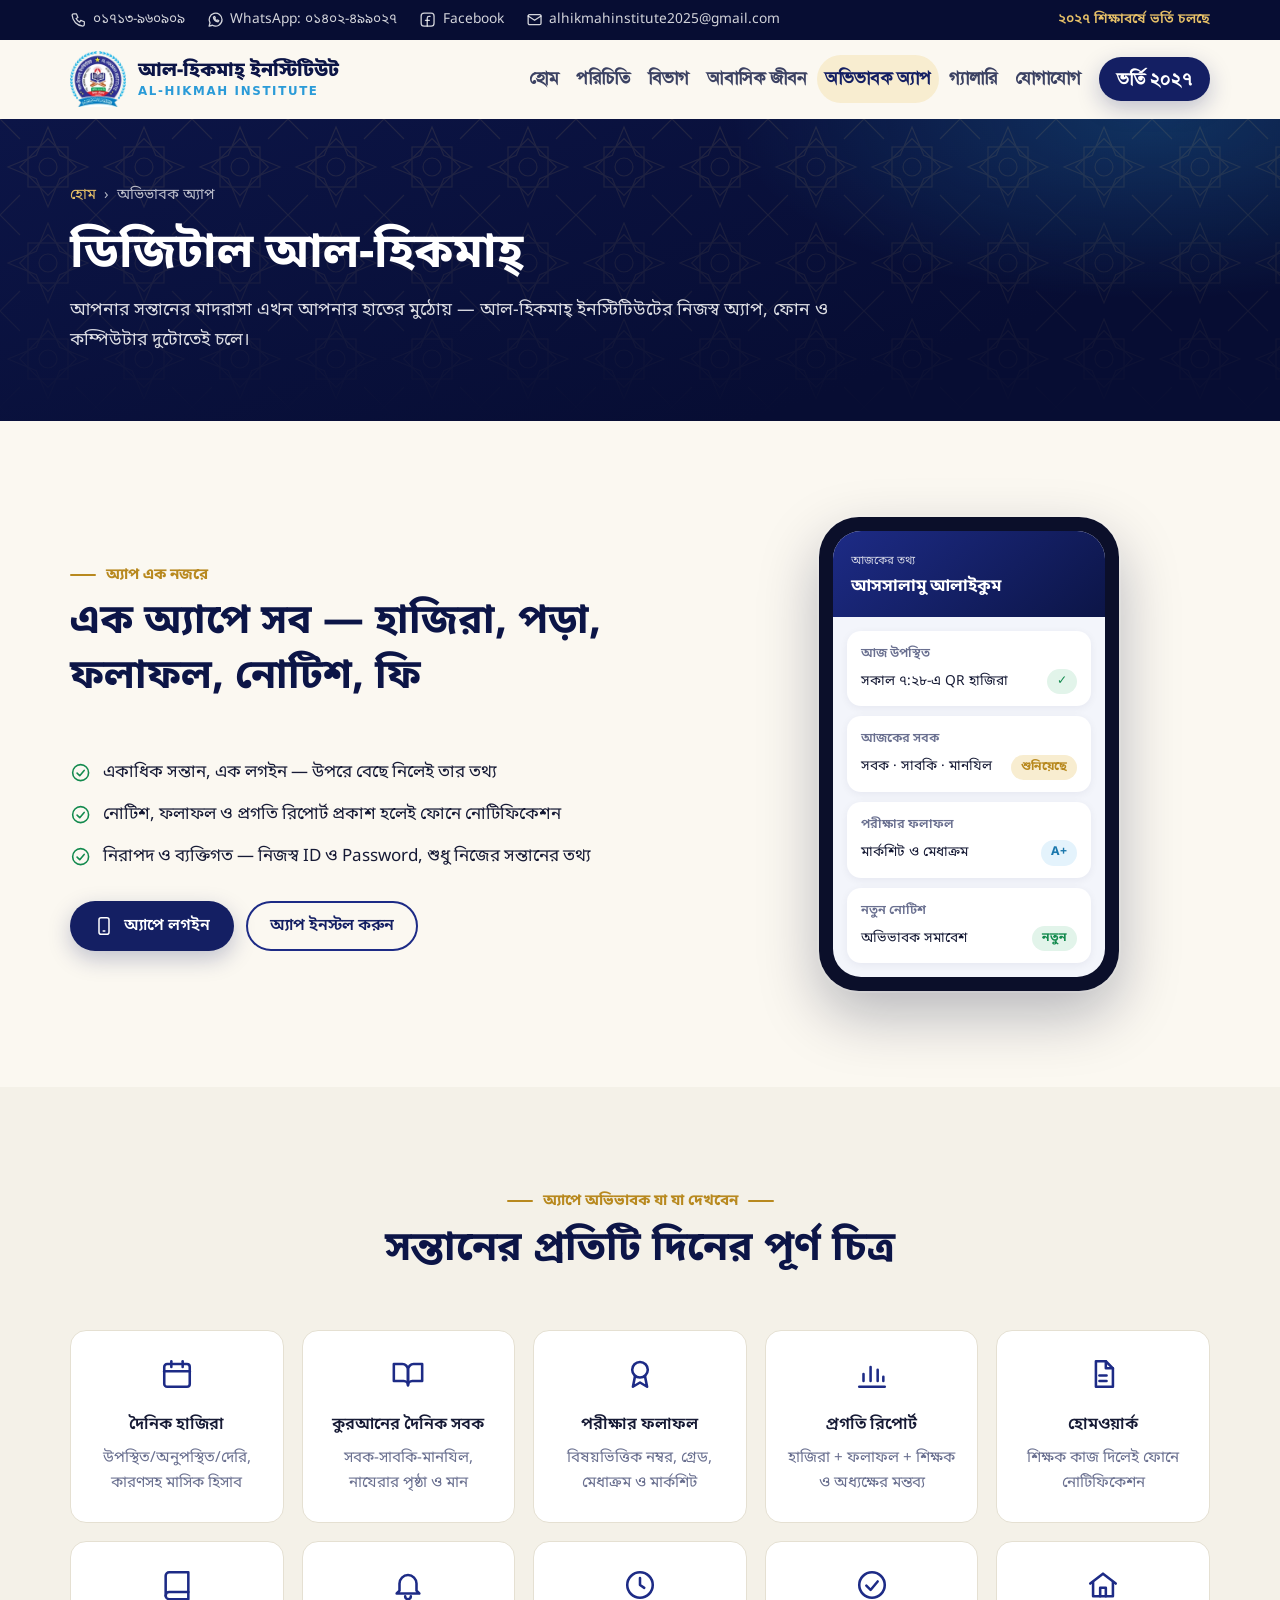
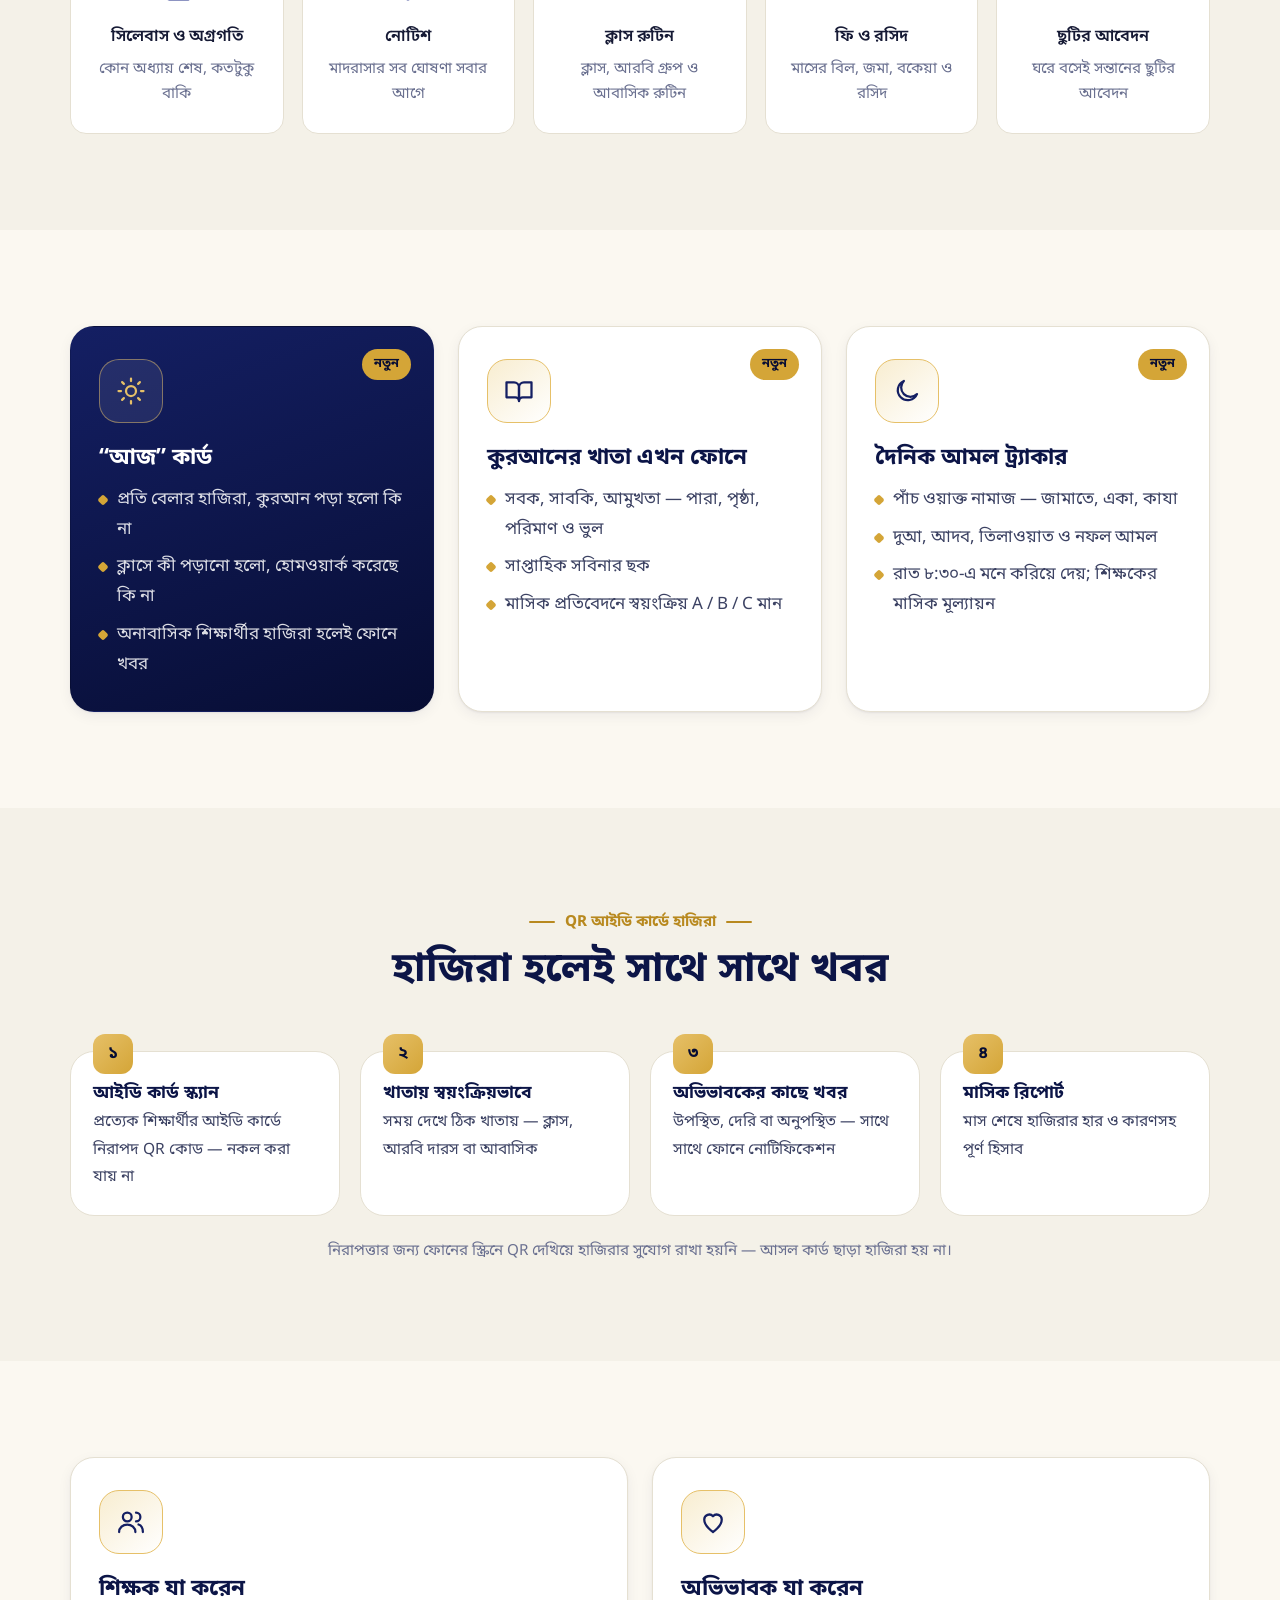
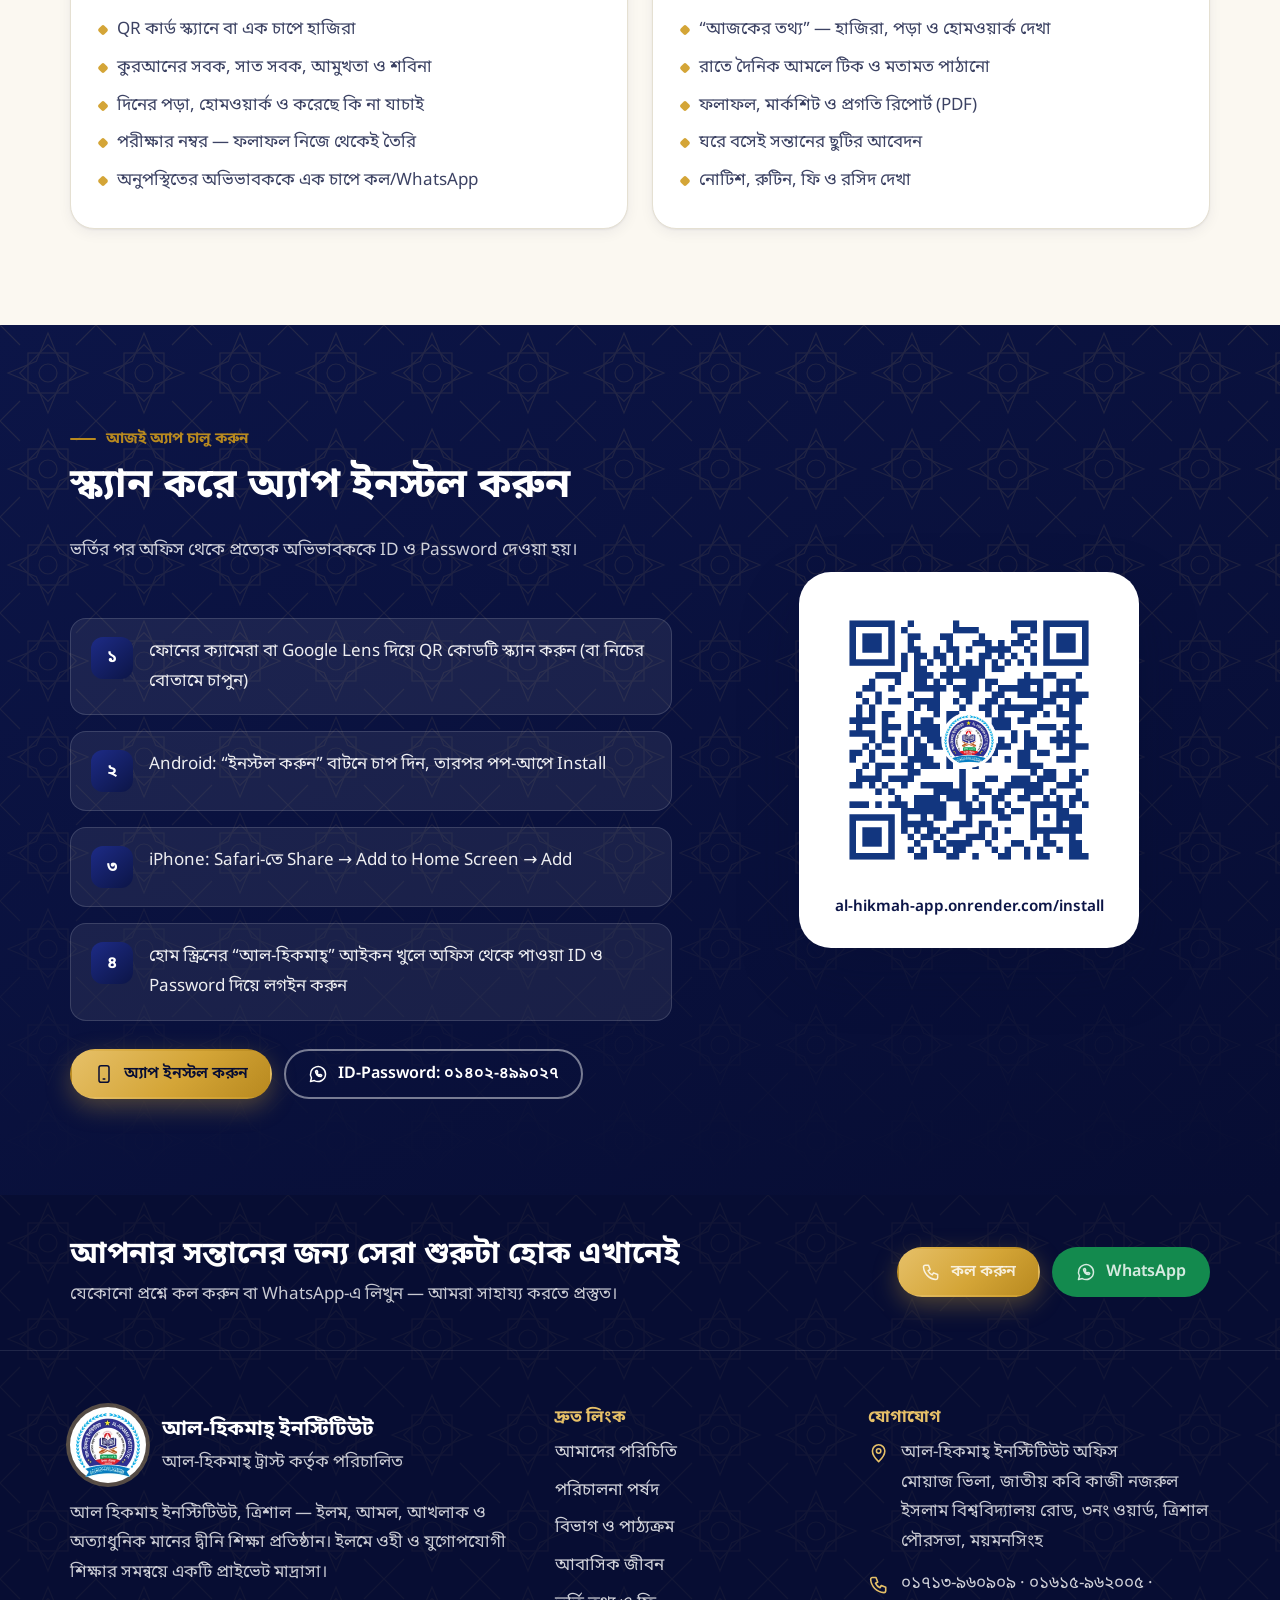
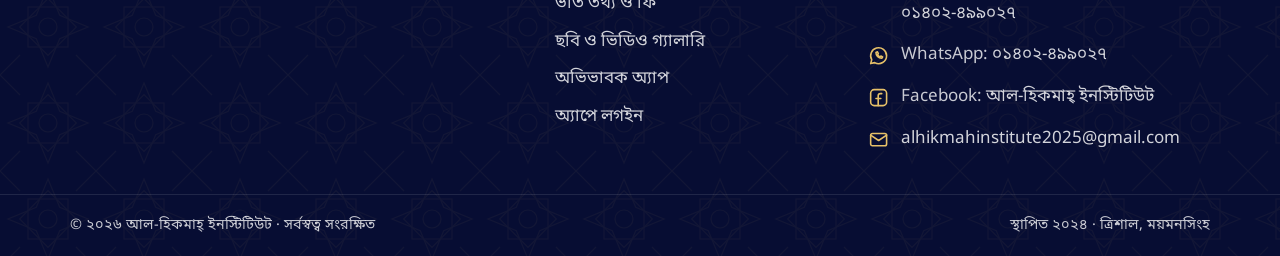
<file: app.html>
<!doctype html>
<html lang="bn">
  <head>
    <meta charset="utf-8" />
    <meta name="viewport" content="width=device-width, initial-scale=1" />
    <title>অভিভাবক অ্যাপ | আল হিকমাহ ইনস্টিটিউট, ত্রিশাল</title>
    <meta name="description" content="আল হিকমাহ ইনস্টিটিউটের নিজস্ব অ্যাপে ঘরে বসেই সন্তানের হাজিরা, কুরআনের সবক, পরীক্ষার ফল, হোমওয়ার্ক, নোটিশ ও ফি — ফোন ও কম্পিউটারে।" />
    <meta name="robots" content="index, follow, max-image-preview:large, max-snippet:-1, max-video-preview:-1" />
    <link rel="canonical" href="https://www.alhikmahinstitute.online/app.html" />
    <meta name="author" content="আল হিকমাহ ইনস্টিটিউট, ত্রিশাল" />
    <meta name="application-name" content="আল-হিকমাহ্ ইনস্টিটিউট" />
    <meta name="theme-color" content="#0c1547" />
    <meta name="format-detection" content="telephone=yes" />

    <!-- WhatsApp, Facebook, Messenger-এ লিংক দিলে যে ছবি ও লেখা দেখায় -->
    <meta property="og:type" content="website" />
    <meta property="og:site_name" content="আল-হিকমাহ্ ইনস্টিটিউট" />
    <meta property="og:title" content="অভিভাবক অ্যাপ | আল হিকমাহ ইনস্টিটিউট, ত্রিশাল" />
    <meta property="og:description" content="আল হিকমাহ ইনস্টিটিউটের নিজস্ব অ্যাপে ঘরে বসেই সন্তানের হাজিরা, কুরআনের সবক, পরীক্ষার ফল, হোমওয়ার্ক, নোটিশ ও ফি — ফোন ও কম্পিউটারে।" />
    <meta property="og:url" content="https://www.alhikmahinstitute.online/app.html" />
    <meta property="og:image" content="https://www.alhikmahinstitute.online/assets/img/og-image.jpg" />
    <meta property="og:image:type" content="image/jpeg" />
    <meta property="og:image:width" content="1200" />
    <meta property="og:image:height" content="630" />
    <meta property="og:image:alt" content="আল হিকমাহ ইনস্টিটিউট, ত্রিশাল — ইলমে ওহী ও যুগোপযোগী শিক্ষা" />
    <meta property="og:locale" content="bn_BD" />
    <meta name="twitter:card" content="summary_large_image" />
    <meta name="twitter:title" content="অভিভাবক অ্যাপ | আল হিকমাহ ইনস্টিটিউট, ত্রিশাল" />
    <meta name="twitter:description" content="আল হিকমাহ ইনস্টিটিউটের নিজস্ব অ্যাপে ঘরে বসেই সন্তানের হাজিরা, কুরআনের সবক, পরীক্ষার ফল, হোমওয়ার্ক, নোটিশ ও ফি — ফোন ও কম্পিউটারে।" />
    <meta name="twitter:image" content="https://www.alhikmahinstitute.online/assets/img/og-image.jpg" />

    <!-- আইকন: ছোটগুলো লোগোর মাঝের চিহ্ন (ট্যাব ও Google-এর খোঁজের ফল), বড়গুলো পুরো লোগো (ফোনের হোম স্ক্রিন) — tools/make_icons.py -->
    <link rel="icon" href="favicon.ico" sizes="16x16 32x32 48x48" />
    <link rel="icon" href="assets/img/favicon-32.png" sizes="32x32" type="image/png" />
    <link rel="icon" href="assets/img/favicon-48.png" sizes="48x48" type="image/png" />
    <link rel="icon" href="assets/img/favicon-192.png" sizes="192x192" type="image/png" />
    <link rel="apple-touch-icon" href="assets/img/apple-touch-icon.png" sizes="180x180" />
    <link rel="manifest" href="site.webmanifest" />

    <link rel="preconnect" href="https://fonts.googleapis.com" />
    <link rel="preconnect" href="https://fonts.gstatic.com" crossorigin />
    <link
      rel="stylesheet"
      href="https://fonts.googleapis.com/css2?family=Amiri:wght@400;700&family=Anek+Bangla:wght@400;500;600&family=Hind+Siliguri:wght@500;600;700&family=Tiro+Bangla:ital@0;1&display=swap"
    />
    <!-- শুধু বাংলা অঙ্ক (০–৯) Noto Sans Bengali থেকে — আনেক বাংলা/হিন্দ শিলিগুড়ির ০ ও ১ ইংরেজির মতো দেখায় -->
    <link
      rel="stylesheet"
      href="https://fonts.googleapis.com/css2?family=Noto+Sans+Bengali:wght@400..800&text=%E0%A7%A6%E0%A7%A7%E0%A7%A8%E0%A7%A9%E0%A7%AA%E0%A7%AB%E0%A7%AC%E0%A7%AD%E0%A7%AE%E0%A7%AF&display=swap"
    />
    <link rel="preload" href="assets/fonts/solaimanlipi.woff2" as="font" type="font/woff2" crossorigin />
    <link rel="stylesheet" href="assets/css/style.css?v=3cdeb0bd" />
    <script type="application/ld+json">
{
  "@context": "https://schema.org",
  "@type": "BreadcrumbList",
  "itemListElement": [
    {
      "@type": "ListItem",
      "position": 1,
      "name": "হোম",
      "item": "https://www.alhikmahinstitute.online/"
    },
    {
      "@type": "ListItem",
      "position": 2,
      "name": "ডিজিটাল আল-হিকমাহ্",
      "item": "https://www.alhikmahinstitute.online/app.html"
    }
  ]
}
    </script>
    <script>
      document.documentElement.classList.add('js');
    </script>
  </head>
  <body>
    <a class="skip-link" href="#main">মূল লেখায় যান</a>

    <div class="topbar">
      <div class="wrap">
        <div class="topbar-links">
          <a href="tel:+8801713960909"
            ><svg class="icon" aria-hidden="true"><use href="assets/img/icons.svg#i-phone" /></svg>০১৭১৩-৯৬০৯০৯</a
          >
          <a href="https://wa.me/8801402499027" rel="noopener"
            ><svg class="icon" aria-hidden="true"><use href="assets/img/icons.svg#i-whatsapp" /></svg>WhatsApp: ০১৪০২-৪৯৯০২৭</a
          >
          <a href="https://www.facebook.com/profile.php?id=61571009259680" rel="noopener" target="_blank"
            ><svg class="icon" aria-hidden="true"><use href="assets/img/icons.svg#i-facebook" /></svg>Facebook</a
          >
          <a href="mailto:alhikmahinstitute2025@gmail.com"
            ><svg class="icon" aria-hidden="true"><use href="assets/img/icons.svg#i-mail" /></svg>alhikmahinstitute2025@gmail.com</a
          >
        </div>
        <span class="topbar-note">২০২৭ শিক্ষাবর্ষে ভর্তি চলছে</span>
      </div>
    </div>

    <header class="site-header" id="top">
      <div class="wrap">
        <a class="brand" href="index.html" aria-label="আল-হিকমাহ্ ইনস্টিটিউট — হোম">
          <picture>
            <source srcset="assets/img/logo-128.webp" type="image/webp" />
            <img src="assets/img/logo-128.png" alt="আল হিকমাহ ইনস্টিটিউট লোগো" width="56" height="56" />
          </picture>
          <span class="brand-name">
            <strong>আল-হিকমাহ্ ইনস্টিটিউট</strong>
            <span>AL-HIKMAH INSTITUTE</span>
          </span>
        </a>
        <nav class="nav" id="site-nav" aria-label="প্রধান মেনু">
          <a href="index.html">হোম</a>
          <a href="about.html">পরিচিতি</a>
          <a href="departments.html">বিভাগ</a>
          <a href="residential.html">আবাসিক জীবন</a>
          <a href="app.html" aria-current="page">অভিভাবক অ্যাপ</a>
          <a href="gallery.html">গ্যালারি</a>
          <a href="contact.html">যোগাযোগ</a>
          <a class="btn btn-royal" href="admission.html">ভর্তি ২০২৭</a>
        </nav>
        <button class="menu-toggle" type="button" aria-controls="site-nav" aria-expanded="false" aria-label="মেনু খুলুন">
          <svg class="icon" aria-hidden="true"><use href="assets/img/icons.svg#i-menu" /></svg>
        </button>
      </div>
    </header>

    <main id="main">
<section class="page-hero">
        <div class="pattern" aria-hidden="true"></div>
        <div class="wrap">
          <nav class="crumbs" aria-label="অবস্থান"><a href="index.html">হোম</a><span>›</span><span>অভিভাবক অ্যাপ</span></nav>
          <h1>ডিজিটাল আল-হিকমাহ্</h1>
          <p>আপনার সন্তানের মাদরাসা এখন আপনার হাতের মুঠোয় — আল-হিকমাহ্ ইনস্টিটিউটের নিজস্ব অ্যাপ, ফোন ও কম্পিউটার দুটোতেই চলে।</p>
        </div>
      </section>

      <!-- এক নজরে -->
      <section class="section">
        <div class="wrap app-grid">
          <div class="reveal">
            <div class="section-head left">
              <span class="kicker">অ্যাপ এক নজরে</span>
              <h2>এক অ্যাপে সব — হাজিরা, পড়া, ফলাফল, নোটিশ, ফি</h2>
            </div>
            <ul class="check-list">
              <li><svg class="icon" aria-hidden="true"><use href="assets/img/icons.svg#i-check-circle" /></svg>একাধিক সন্তান, এক লগইন — উপরে বেছে নিলেই তার তথ্য</li>
              <li><svg class="icon" aria-hidden="true"><use href="assets/img/icons.svg#i-check-circle" /></svg>নোটিশ, ফলাফল ও প্রগতি রিপোর্ট প্রকাশ হলেই ফোনে নোটিফিকেশন</li>
              <li><svg class="icon" aria-hidden="true"><use href="assets/img/icons.svg#i-check-circle" /></svg>নিরাপদ ও ব্যক্তিগত — নিজস্ব ID ও Password, শুধু নিজের সন্তানের তথ্য</li>
            </ul>
            <div class="hero-actions">
              <a class="btn btn-royal" href="https://al-hikmah-app.onrender.com/" rel="noopener"
                ><svg class="icon" aria-hidden="true"><use href="assets/img/icons.svg#i-mobile" /></svg>অ্যাপে লগইন</a
              >
              <a class="btn btn-outline" href="https://al-hikmah-app.onrender.com/install" rel="noopener">অ্যাপ ইনস্টল করুন</a>
            </div>
          </div>
          <div class="phone reveal" aria-hidden="true">
            <div class="phone-screen">
              <div class="phone-top">
                <small>আজকের তথ্য</small>
                <strong>আসসালামু আলাইকুম</strong>
              </div>
              <div class="phone-body">
                <div class="phone-card">
                  <b>আজ উপস্থিত</b>
                  <div class="phone-row"><span>সকাল ৭:২৮-এ QR হাজিরা</span><span class="pill ok">✓</span></div>
                </div>
                <div class="phone-card">
                  <b>আজকের সবক</b>
                  <div class="phone-row"><span>সবক · সাবকি · মানযিল</span><span class="pill gold">শুনিয়েছে</span></div>
                </div>
                <div class="phone-card">
                  <b>পরীক্ষার ফলাফল</b>
                  <div class="phone-row"><span>মার্কশিট ও মেধাক্রম</span><span class="pill sky">A+</span></div>
                </div>
                <div class="phone-card">
                  <b>নতুন নোটিশ</b>
                  <div class="phone-row"><span>অভিভাবক সমাবেশ</span><span class="pill ok">নতুন</span></div>
                </div>
              </div>
            </div>
          </div>
        </div>
      </section>

      <!-- অভিভাবক যা দেখবেন -->
      <section class="section tint">
        <div class="wrap">
          <div class="section-head reveal">
            <span class="kicker">অ্যাপে অভিভাবক যা যা দেখবেন</span>
            <h2>সন্তানের প্রতিটি দিনের পূর্ণ চিত্র</h2>
          </div>
          <div class="why-grid">
            <div class="why reveal"><svg class="icon" aria-hidden="true"><use href="assets/img/icons.svg#i-calendar" /></svg><h3>দৈনিক হাজিরা</h3><p class="muted">উপস্থিত/অনুপস্থিত/দেরি, কারণসহ মাসিক হিসাব</p></div>
            <div class="why reveal"><svg class="icon" aria-hidden="true"><use href="assets/img/icons.svg#i-quran" /></svg><h3>কুরআনের দৈনিক সবক</h3><p class="muted">সবক-সাবকি-মানযিল, নাযেরার পৃষ্ঠা ও মান</p></div>
            <div class="why reveal"><svg class="icon" aria-hidden="true"><use href="assets/img/icons.svg#i-award" /></svg><h3>পরীক্ষার ফলাফল</h3><p class="muted">বিষয়ভিত্তিক নম্বর, গ্রেড, মেধাক্রম ও মার্কশিট</p></div>
            <div class="why reveal"><svg class="icon" aria-hidden="true"><use href="assets/img/icons.svg#i-chart" /></svg><h3>প্রগতি রিপোর্ট</h3><p class="muted">হাজিরা + ফলাফল + শিক্ষক ও অধ্যক্ষের মন্তব্য</p></div>
            <div class="why reveal"><svg class="icon" aria-hidden="true"><use href="assets/img/icons.svg#i-file" /></svg><h3>হোমওয়ার্ক</h3><p class="muted">শিক্ষক কাজ দিলেই ফোনে নোটিফিকেশন</p></div>
            <div class="why reveal"><svg class="icon" aria-hidden="true"><use href="assets/img/icons.svg#i-books" /></svg><h3>সিলেবাস ও অগ্রগতি</h3><p class="muted">কোন অধ্যায় শেষ, কতটুকু বাকি</p></div>
            <div class="why reveal"><svg class="icon" aria-hidden="true"><use href="assets/img/icons.svg#i-bell" /></svg><h3>নোটিশ</h3><p class="muted">মাদরাসার সব ঘোষণা সবার আগে</p></div>
            <div class="why reveal"><svg class="icon" aria-hidden="true"><use href="assets/img/icons.svg#i-clock" /></svg><h3>ক্লাস রুটিন</h3><p class="muted">ক্লাস, আরবি গ্রুপ ও আবাসিক রুটিন</p></div>
            <div class="why reveal"><svg class="icon" aria-hidden="true"><use href="assets/img/icons.svg#i-check-circle" /></svg><h3>ফি ও রসিদ</h3><p class="muted">মাসের বিল, জমা, বকেয়া ও রসিদ</p></div>
            <div class="why reveal"><svg class="icon" aria-hidden="true"><use href="assets/img/icons.svg#i-home" /></svg><h3>ছুটির আবেদন</h3><p class="muted">ঘরে বসেই সন্তানের ছুটির আবেদন</p></div>
          </div>
        </div>
      </section>

      <!-- নতুন -->
      <section class="section">
        <div class="wrap cards-3">
          <article class="card featured reveal">
            <span class="card-tag">নতুন</span>
            <div class="card-icon"><svg class="icon" aria-hidden="true"><use href="assets/img/icons.svg#i-sun" /></svg></div>
            <h3>“আজ” কার্ড</h3>
            <ul>
              <li>প্রতি বেলার হাজিরা, কুরআন পড়া হলো কি না</li>
              <li>ক্লাসে কী পড়ানো হলো, হোমওয়ার্ক করেছে কি না</li>
              <li>অনাবাসিক শিক্ষার্থীর হাজিরা হলেই ফোনে খবর</li>
            </ul>
          </article>
          <article class="card reveal">
            <span class="card-tag">নতুন</span>
            <div class="card-icon"><svg class="icon" aria-hidden="true"><use href="assets/img/icons.svg#i-quran" /></svg></div>
            <h3>কুরআনের খাতা এখন ফোনে</h3>
            <ul>
              <li>সবক, সাবকি, আমুখতা — পারা, পৃষ্ঠা, পরিমাণ ও ভুল</li>
              <li>সাপ্তাহিক সবিনার ছক</li>
              <li>মাসিক প্রতিবেদনে স্বয়ংক্রিয় A / B / C মান</li>
            </ul>
          </article>
          <article class="card reveal">
            <span class="card-tag">নতুন</span>
            <div class="card-icon"><svg class="icon" aria-hidden="true"><use href="assets/img/icons.svg#i-moon" /></svg></div>
            <h3>দৈনিক আমল ট্র্যাকার</h3>
            <ul>
              <li>পাঁচ ওয়াক্ত নামাজ — জামাতে, একা, কাযা</li>
              <li>দুআ, আদব, তিলাওয়াত ও নফল আমল</li>
              <li>রাত ৮:৩০-এ মনে করিয়ে দেয়; শিক্ষকের মাসিক মূল্যায়ন</li>
            </ul>
          </article>
        </div>
      </section>

      <!-- QR হাজিরা -->
      <section class="section tint">
        <div class="wrap">
          <div class="section-head reveal">
            <span class="kicker">QR আইডি কার্ডে হাজিরা</span>
            <h2>হাজিরা হলেই সাথে সাথে খবর</h2>
          </div>
          <div class="steps">
            <div class="step reveal"><span class="step-no">১</span><h3>আইডি কার্ড স্ক্যান</h3><p>প্রত্যেক শিক্ষার্থীর আইডি কার্ডে নিরাপদ QR কোড — নকল করা যায় না</p></div>
            <div class="step reveal"><span class="step-no">২</span><h3>খাতায় স্বয়ংক্রিয়ভাবে</h3><p>সময় দেখে ঠিক খাতায় — ক্লাস, আরবি দারস বা আবাসিক</p></div>
            <div class="step reveal"><span class="step-no">৩</span><h3>অভিভাবকের কাছে খবর</h3><p>উপস্থিত, দেরি বা অনুপস্থিত — সাথে সাথে ফোনে নোটিফিকেশন</p></div>
            <div class="step reveal"><span class="step-no">৪</span><h3>মাসিক রিপোর্ট</h3><p>মাস শেষে হাজিরার হার ও কারণসহ পূর্ণ হিসাব</p></div>
          </div>
          <p class="note-line">নিরাপত্তার জন্য ফোনের স্ক্রিনে QR দেখিয়ে হাজিরার সুযোগ রাখা হয়নি — আসল কার্ড ছাড়া হাজিরা হয় না।</p>
        </div>
      </section>

      <!-- কে কী করেন -->
      <section class="section">
        <div class="wrap cards-2">
          <article class="card reveal">
            <div class="card-icon"><svg class="icon" aria-hidden="true"><use href="assets/img/icons.svg#i-users" /></svg></div>
            <h3>শিক্ষক যা করেন</h3>
            <ul>
              <li>QR কার্ড স্ক্যানে বা এক চাপে হাজিরা</li>
              <li>কুরআনের সবক, সাত সবক, আমুখতা ও শবিনা</li>
              <li>দিনের পড়া, হোমওয়ার্ক ও করেছে কি না যাচাই</li>
              <li>পরীক্ষার নম্বর — ফলাফল নিজে থেকেই তৈরি</li>
              <li>অনুপস্থিতের অভিভাবককে এক চাপে কল/WhatsApp</li>
            </ul>
          </article>
          <article class="card reveal">
            <div class="card-icon"><svg class="icon" aria-hidden="true"><use href="assets/img/icons.svg#i-heart" /></svg></div>
            <h3>অভিভাবক যা করেন</h3>
            <ul>
              <li>“আজকের তথ্য” — হাজিরা, পড়া ও হোমওয়ার্ক দেখা</li>
              <li>রাতে দৈনিক আমলে টিক ও মতামত পাঠানো</li>
              <li>ফলাফল, মার্কশিট ও প্রগতি রিপোর্ট (PDF)</li>
              <li>ঘরে বসেই সন্তানের ছুটির আবেদন</li>
              <li>নোটিশ, রুটিন, ফি ও রসিদ দেখা</li>
            </ul>
          </article>
        </div>
      </section>

      <!-- ইনস্টল -->
      <section class="section app-section" id="install">
        <div class="pattern" aria-hidden="true"></div>
        <div class="wrap app-grid">
          <div class="reveal">
            <div class="section-head left">
              <span class="kicker">আজই অ্যাপ চালু করুন</span>
              <h2>স্ক্যান করে অ্যাপ ইনস্টল করুন</h2>
              <p>ভর্তির পর অফিস থেকে প্রত্যেক অভিভাবককে ID ও Password দেওয়া হয়।</p>
            </div>
            <ul class="feature-list install-steps">
              <li><span class="num">১</span><div>ফোনের ক্যামেরা বা Google Lens দিয়ে QR কোডটি স্ক্যান করুন (বা নিচের বোতামে চাপুন)</div></li>
              <li><span class="num">২</span><div>Android: “ইনস্টল করুন” বাটনে চাপ দিন, তারপর পপ-আপে Install</div></li>
              <li><span class="num">৩</span><div>iPhone: Safari-তে Share → Add to Home Screen → Add</div></li>
              <li><span class="num">৪</span><div>হোম স্ক্রিনের “আল-হিকমাহ্” আইকন খুলে অফিস থেকে পাওয়া ID ও Password দিয়ে লগইন করুন</div></li>
            </ul>
            <div class="hero-actions">
              <a class="btn btn-gold" href="https://al-hikmah-app.onrender.com/install" rel="noopener"
                ><svg class="icon" aria-hidden="true"><use href="assets/img/icons.svg#i-mobile" /></svg>অ্যাপ ইনস্টল করুন</a
              >
              <a class="btn btn-ghost" href="https://wa.me/8801402499027" rel="noopener"
                ><svg class="icon" aria-hidden="true"><use href="assets/img/icons.svg#i-whatsapp" /></svg>ID-Password: ০১৪০২-৪৯৯০২৭</a
              >
            </div>
          </div>
          <div class="qr-card reveal">
            <img src="assets/img/install-qr.png" alt="অ্যাপ ইনস্টলের QR কোড" width="280" height="280" loading="lazy" />
            <span>al-hikmah-app.onrender.com/install</span>
          </div>
        </div>
      </section>
    </main>

    <footer class="site-footer">
      <div class="pattern" aria-hidden="true"></div>
      <div class="footer-cta">
        <div class="wrap">
          <div>
            <h2>আপনার সন্তানের জন্য সেরা শুরুটা হোক এখানেই</h2>
            <p>যেকোনো প্রশ্নে কল করুন বা WhatsApp-এ লিখুন — আমরা সাহায্য করতে প্রস্তুত।</p>
          </div>
          <div class="hero-actions">
            <a class="btn btn-gold" href="tel:+8801713960909"
              ><svg class="icon" aria-hidden="true"><use href="assets/img/icons.svg#i-phone" /></svg>কল করুন</a
            >
            <a class="btn btn-green" href="https://wa.me/8801402499027" rel="noopener"
              ><svg class="icon" aria-hidden="true"><use href="assets/img/icons.svg#i-whatsapp" /></svg>WhatsApp</a
            >
          </div>
        </div>
      </div>
      <div class="wrap footer-grid">
        <div>
          <div class="footer-brand">
            <span class="logo-badge"
              ><picture
                ><source srcset="assets/img/logo-128.webp" type="image/webp" />
                <img src="assets/img/logo-128.png" alt="" width="64" height="64" loading="lazy" /></picture
            ></span>
            <div>
              <strong>আল-হিকমাহ্ ইনস্টিটিউট</strong>
              আল-হিকমাহ্ ট্রাস্ট কর্তৃক পরিচালিত
            </div>
          </div>
          <p>আল হিকমাহ ইনস্টিটিউট, ত্রিশাল — ইলম, আমল, আখলাক ও অত্যাধুনিক মানের দ্বীনি শিক্ষা প্রতিষ্ঠান। ইলমে ওহী ও যুগোপযোগী শিক্ষার সমন্বয়ে একটি প্রাইভেট মাদ্রাসা।</p>
        </div>
        <div>
          <h3>দ্রুত লিংক</h3>
          <ul class="footer-links">
            <li><a href="about.html">আমাদের পরিচিতি</a></li>
            <li><a href="board.html">পরিচালনা পর্ষদ</a></li>
            <li><a href="departments.html">বিভাগ ও পাঠ্যক্রম</a></li>
            <li><a href="residential.html">আবাসিক জীবন</a></li>
            <li><a href="admission.html">ভর্তি তথ্য ও ফি</a></li>
            <li><a href="gallery.html">ছবি ও ভিডিও গ্যালারি</a></li>
            <li><a href="app.html">অভিভাবক অ্যাপ</a></li>
            <li><a href="https://al-hikmah-app.onrender.com/" rel="noopener">অ্যাপে লগইন</a></li>
          </ul>
        </div>
        <div>
          <h3>যোগাযোগ</h3>
          <ul class="contact-list">
            <li>
              <svg class="icon" aria-hidden="true"><use href="assets/img/icons.svg#i-pin" /></svg>
              <span>আল-হিকমাহ্ ইনস্টিটিউট অফিস<br />মোয়াজ ভিলা, জাতীয় কবি কাজী নজরুল ইসলাম বিশ্ববিদ্যালয় রোড, ৩নং ওয়ার্ড, ত্রিশাল পৌরসভা, ময়মনসিংহ</span>
            </li>
            <li>
              <svg class="icon" aria-hidden="true"><use href="assets/img/icons.svg#i-phone" /></svg>
              <span
                ><a href="tel:+8801713960909">০১৭১৩-৯৬০৯০৯</a> · <a href="tel:+8801615962005">০১৬১৫-৯৬২০০৫</a> ·
                <a href="tel:+8801402499027">০১৪০২-৪৯৯০২৭</a></span
              >
            </li>
            <li>
              <svg class="icon" aria-hidden="true"><use href="assets/img/icons.svg#i-whatsapp" /></svg>
              <span>WhatsApp: <a href="https://wa.me/8801402499027" rel="noopener">০১৪০২-৪৯৯০২৭</a></span>
            </li>
            <li>
              <svg class="icon" aria-hidden="true"><use href="assets/img/icons.svg#i-facebook" /></svg>
              <span>Facebook: <a href="https://www.facebook.com/profile.php?id=61571009259680" rel="noopener" target="_blank">আল-হিকমাহ্ ইনস্টিটিউট</a></span>
            </li>
            <li>
              <svg class="icon" aria-hidden="true"><use href="assets/img/icons.svg#i-mail" /></svg>
              <a href="mailto:alhikmahinstitute2025@gmail.com">alhikmahinstitute2025@gmail.com</a>
            </li>
          </ul>
        </div>
      </div>
      <div class="footer-bottom">
        <div class="wrap">
          <span>© <span data-year>২০২৬</span> আল-হিকমাহ্ ইনস্টিটিউট · সর্বস্বত্ব সংরক্ষিত</span>
          <span>স্থাপিত ২০২৪ · ত্রিশাল, ময়মনসিংহ</span>
        </div>
      </div>
    </footer>

    <div class="float-actions">
      <a class="wa" href="https://wa.me/8801402499027" rel="noopener" aria-label="WhatsApp-এ লিখুন: ০১৪০২-৪৯৯০২৭"
        ><svg class="icon" aria-hidden="true"><use href="assets/img/icons.svg#i-whatsapp" /></svg
      ></a>
      <a class="call" href="tel:+8801713960909" aria-label="কল করুন"
        ><svg class="icon" aria-hidden="true"><use href="assets/img/icons.svg#i-phone" /></svg
      ></a>
    </div>

    <script src="assets/js/main.js?v=217b203b" defer></script>

  </body>
</html>
</file>
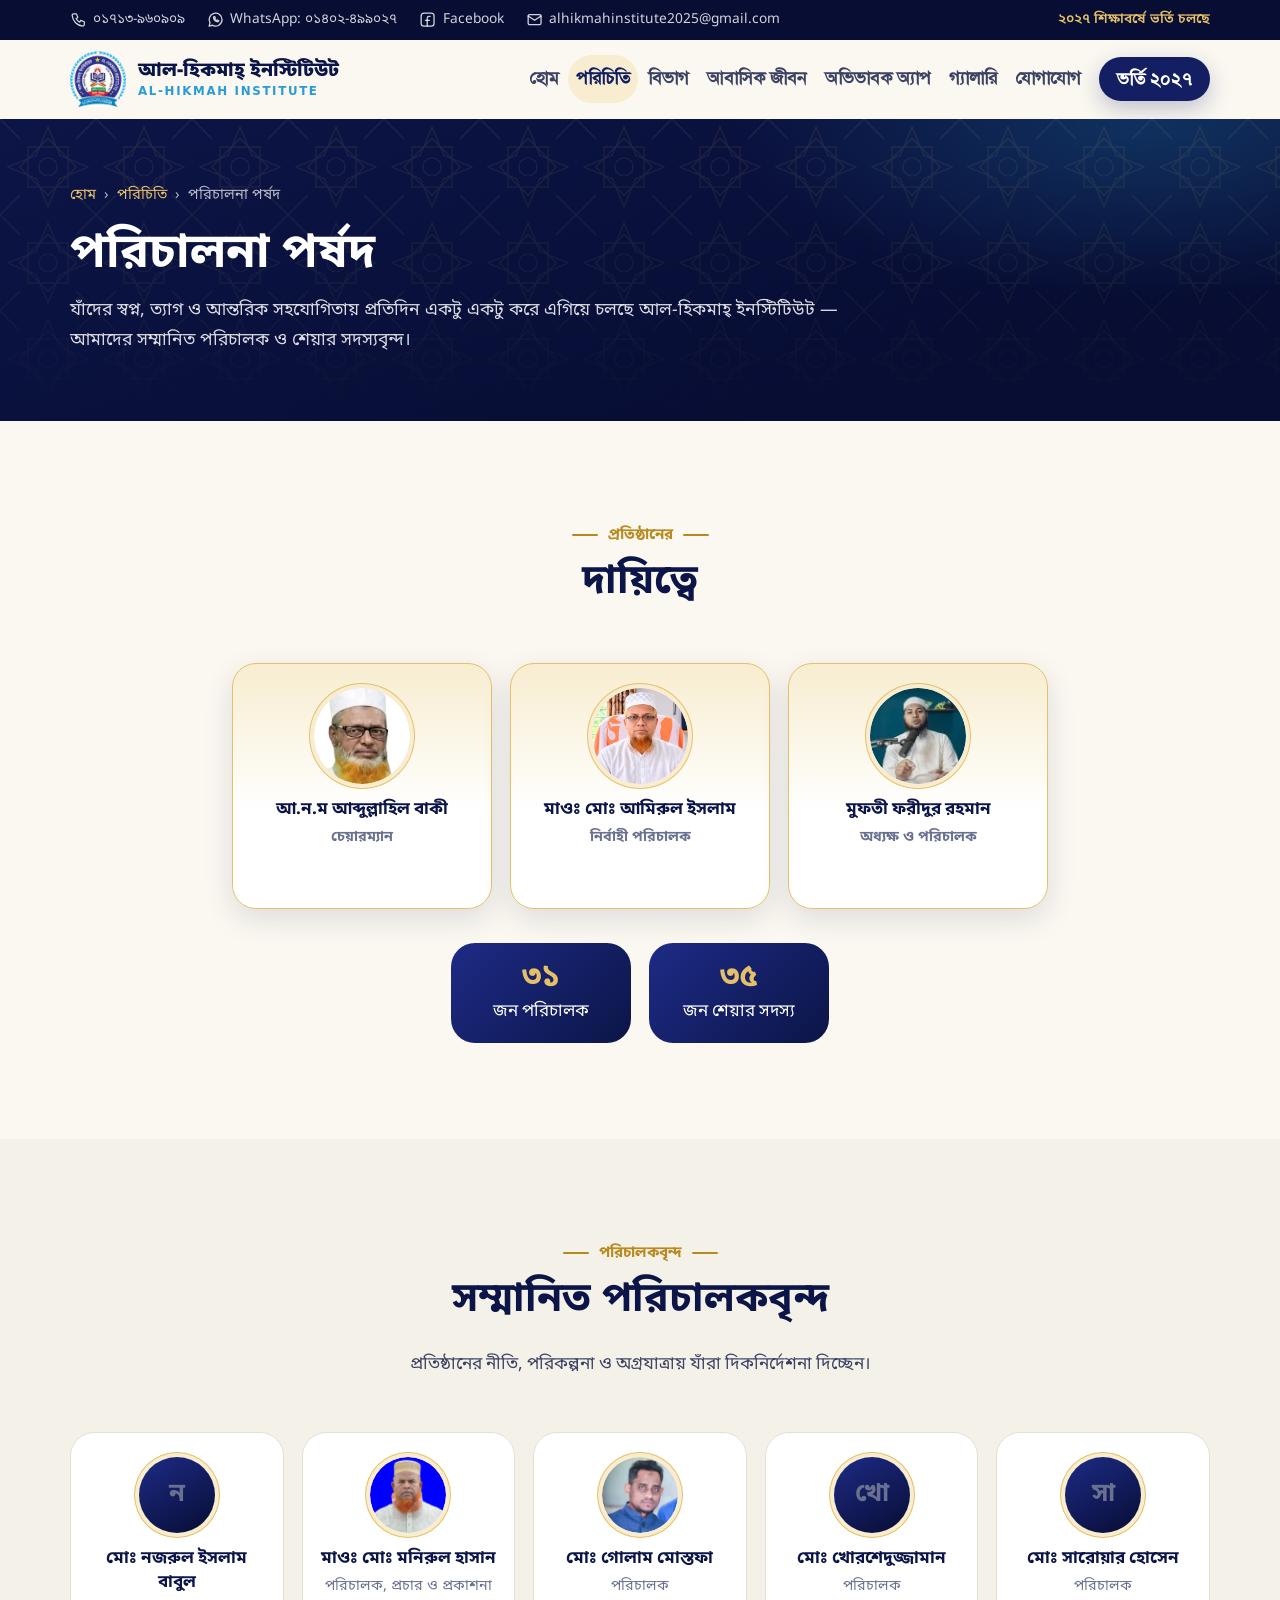
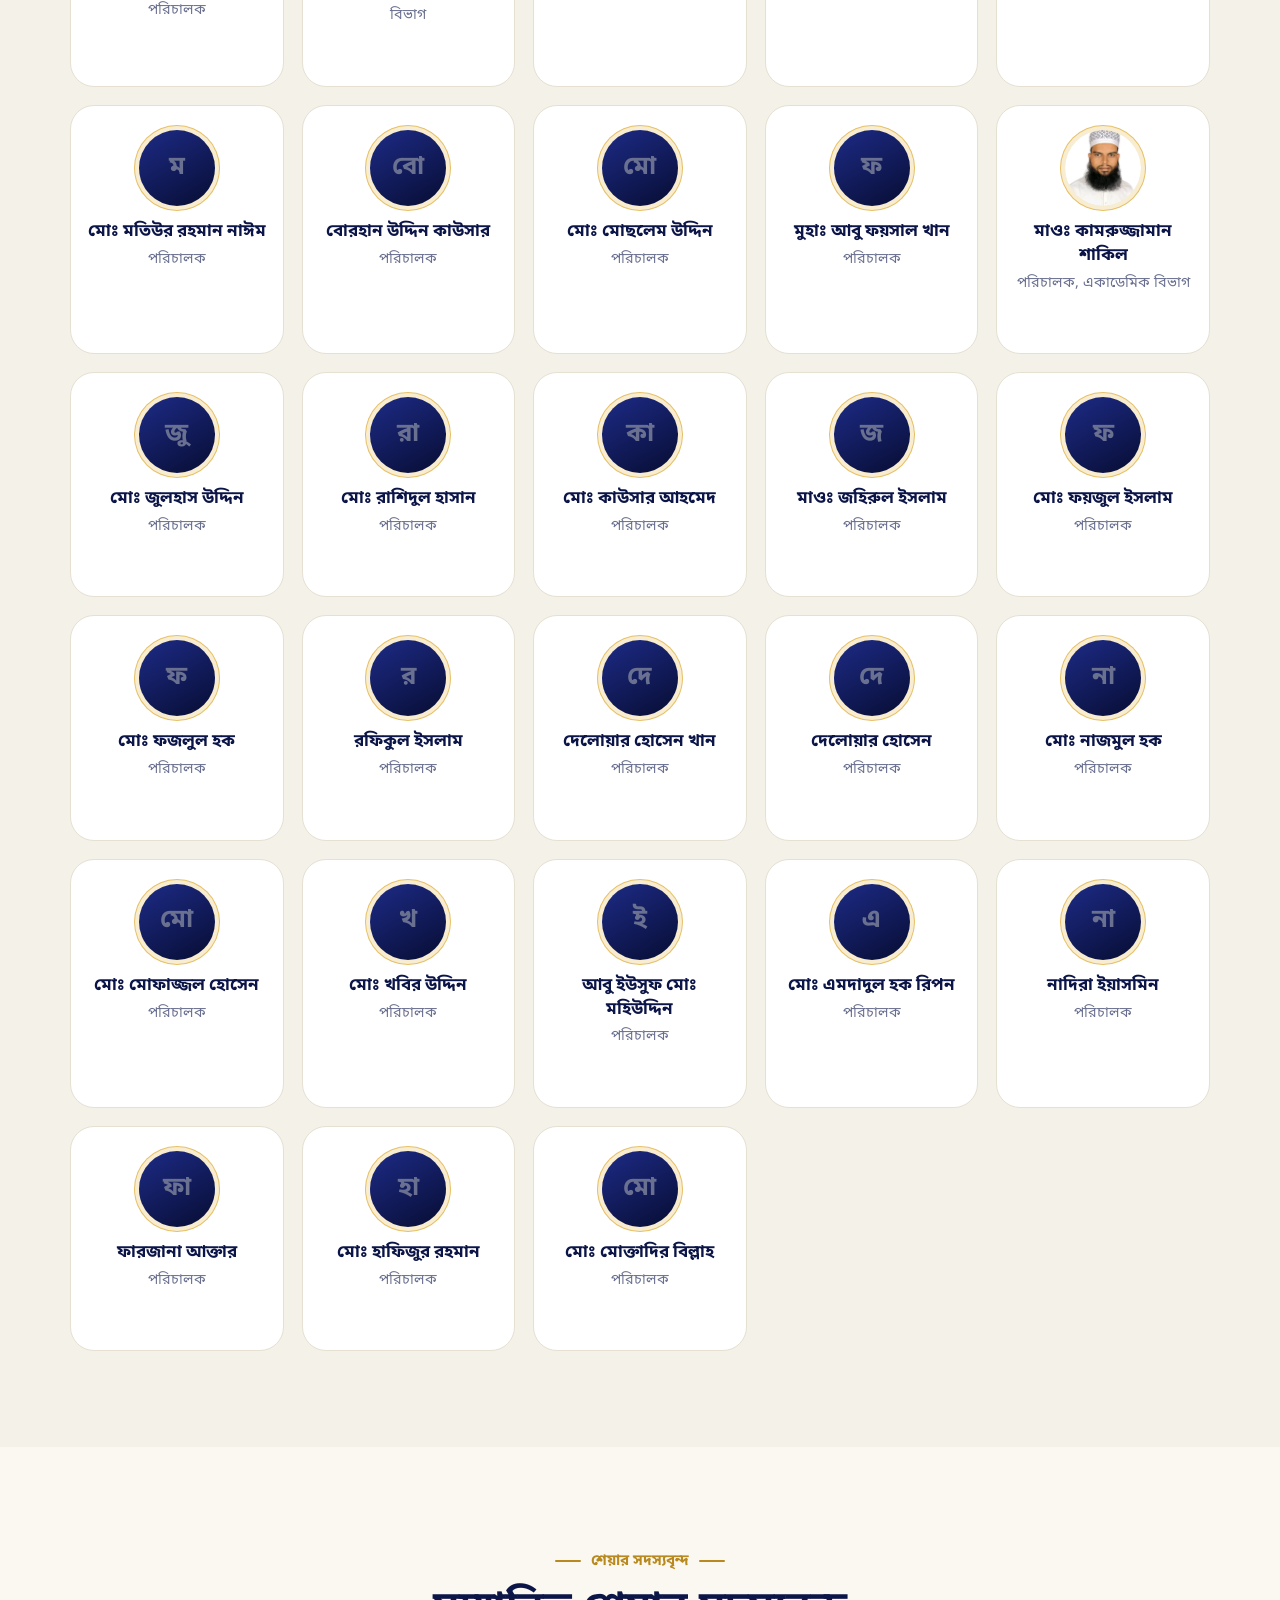
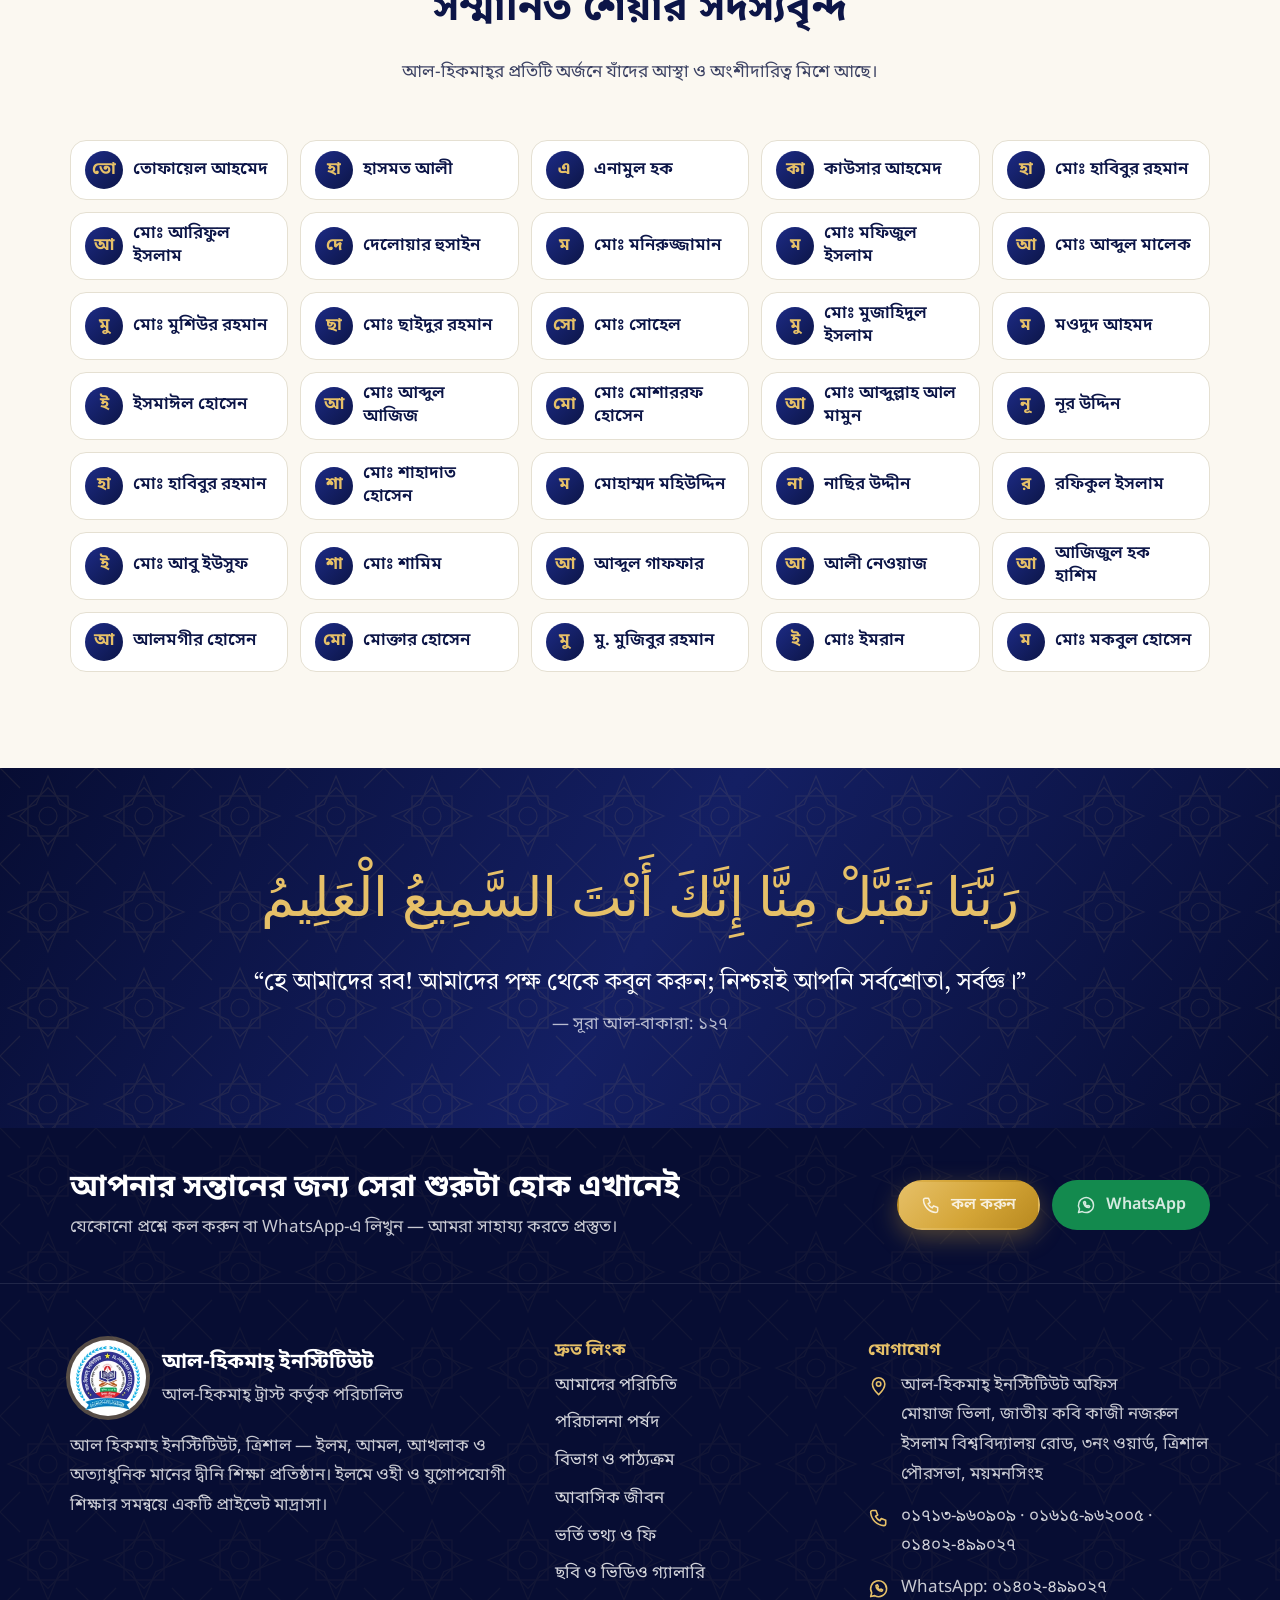
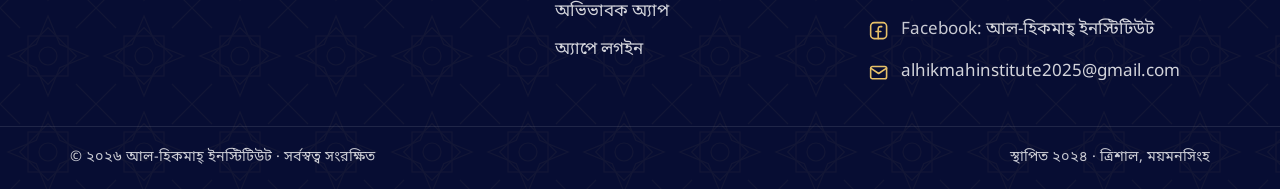
<file: board.html>
<!doctype html>
<html lang="bn">
  <head>
    <meta charset="utf-8" />
    <meta name="viewport" content="width=device-width, initial-scale=1" />
    <title>পরিচালনা পর্ষদ | আল হিকমাহ ইনস্টিটিউট, ত্রিশাল</title>
    <meta name="description" content="আল হিকমাহ ইনস্টিটিউটের চেয়ারম্যান, নির্বাহী পরিচালক, অধ্যক্ষ, পরিচালকবৃন্দ ও শেয়ার সদস্যবৃন্দের নাম ও পদবি।" />
    <meta name="robots" content="index, follow, max-image-preview:large, max-snippet:-1, max-video-preview:-1" />
    <link rel="canonical" href="https://www.alhikmahinstitute.online/board.html" />
    <meta name="author" content="আল হিকমাহ ইনস্টিটিউট, ত্রিশাল" />
    <meta name="application-name" content="আল-হিকমাহ্ ইনস্টিটিউট" />
    <meta name="theme-color" content="#0c1547" />
    <meta name="format-detection" content="telephone=yes" />

    <!-- WhatsApp, Facebook, Messenger-এ লিংক দিলে যে ছবি ও লেখা দেখায় -->
    <meta property="og:type" content="website" />
    <meta property="og:site_name" content="আল-হিকমাহ্ ইনস্টিটিউট" />
    <meta property="og:title" content="পরিচালনা পর্ষদ | আল হিকমাহ ইনস্টিটিউট, ত্রিশাল" />
    <meta property="og:description" content="আল হিকমাহ ইনস্টিটিউটের চেয়ারম্যান, নির্বাহী পরিচালক, অধ্যক্ষ, পরিচালকবৃন্দ ও শেয়ার সদস্যবৃন্দের নাম ও পদবি।" />
    <meta property="og:url" content="https://www.alhikmahinstitute.online/board.html" />
    <meta property="og:image" content="https://www.alhikmahinstitute.online/assets/img/og-image.jpg" />
    <meta property="og:image:type" content="image/jpeg" />
    <meta property="og:image:width" content="1200" />
    <meta property="og:image:height" content="630" />
    <meta property="og:image:alt" content="আল হিকমাহ ইনস্টিটিউট, ত্রিশাল — ইলমে ওহী ও যুগোপযোগী শিক্ষা" />
    <meta property="og:locale" content="bn_BD" />
    <meta name="twitter:card" content="summary_large_image" />
    <meta name="twitter:title" content="পরিচালনা পর্ষদ | আল হিকমাহ ইনস্টিটিউট, ত্রিশাল" />
    <meta name="twitter:description" content="আল হিকমাহ ইনস্টিটিউটের চেয়ারম্যান, নির্বাহী পরিচালক, অধ্যক্ষ, পরিচালকবৃন্দ ও শেয়ার সদস্যবৃন্দের নাম ও পদবি।" />
    <meta name="twitter:image" content="https://www.alhikmahinstitute.online/assets/img/og-image.jpg" />

    <!-- আইকন: ছোটগুলো লোগোর মাঝের চিহ্ন (ট্যাব ও Google-এর খোঁজের ফল), বড়গুলো পুরো লোগো (ফোনের হোম স্ক্রিন) — tools/make_icons.py -->
    <link rel="icon" href="favicon.ico" sizes="16x16 32x32 48x48" />
    <link rel="icon" href="assets/img/favicon-32.png" sizes="32x32" type="image/png" />
    <link rel="icon" href="assets/img/favicon-48.png" sizes="48x48" type="image/png" />
    <link rel="icon" href="assets/img/favicon-192.png" sizes="192x192" type="image/png" />
    <link rel="apple-touch-icon" href="assets/img/apple-touch-icon.png" sizes="180x180" />
    <link rel="manifest" href="site.webmanifest" />

    <link rel="preconnect" href="https://fonts.googleapis.com" />
    <link rel="preconnect" href="https://fonts.gstatic.com" crossorigin />
    <link
      rel="stylesheet"
      href="https://fonts.googleapis.com/css2?family=Amiri:wght@400;700&family=Anek+Bangla:wght@400;500;600&family=Hind+Siliguri:wght@500;600;700&family=Tiro+Bangla:ital@0;1&display=swap"
    />
    <!-- শুধু বাংলা অঙ্ক (০–৯) Noto Sans Bengali থেকে — আনেক বাংলা/হিন্দ শিলিগুড়ির ০ ও ১ ইংরেজির মতো দেখায় -->
    <link
      rel="stylesheet"
      href="https://fonts.googleapis.com/css2?family=Noto+Sans+Bengali:wght@400..800&text=%E0%A7%A6%E0%A7%A7%E0%A7%A8%E0%A7%A9%E0%A7%AA%E0%A7%AB%E0%A7%AC%E0%A7%AD%E0%A7%AE%E0%A7%AF&display=swap"
    />
    <link rel="preload" href="assets/fonts/solaimanlipi.woff2" as="font" type="font/woff2" crossorigin />
    <link rel="stylesheet" href="assets/css/style.css?v=3cdeb0bd" />
    <script type="application/ld+json">
{
  "@context": "https://schema.org",
  "@type": "BreadcrumbList",
  "itemListElement": [
    {
      "@type": "ListItem",
      "position": 1,
      "name": "হোম",
      "item": "https://www.alhikmahinstitute.online/"
    },
    {
      "@type": "ListItem",
      "position": 2,
      "name": "পরিচিতি",
      "item": "https://www.alhikmahinstitute.online/about.html"
    },
    {
      "@type": "ListItem",
      "position": 3,
      "name": "পরিচালনা পর্ষদ",
      "item": "https://www.alhikmahinstitute.online/board.html"
    }
  ]
}
    </script>
    <script>
      document.documentElement.classList.add('js');
    </script>
  </head>
  <body>
    <a class="skip-link" href="#main">মূল লেখায় যান</a>

    <div class="topbar">
      <div class="wrap">
        <div class="topbar-links">
          <a href="tel:+8801713960909"
            ><svg class="icon" aria-hidden="true"><use href="assets/img/icons.svg#i-phone" /></svg>০১৭১৩-৯৬০৯০৯</a
          >
          <a href="https://wa.me/8801402499027" rel="noopener"
            ><svg class="icon" aria-hidden="true"><use href="assets/img/icons.svg#i-whatsapp" /></svg>WhatsApp: ০১৪০২-৪৯৯০২৭</a
          >
          <a href="https://www.facebook.com/profile.php?id=61571009259680" rel="noopener" target="_blank"
            ><svg class="icon" aria-hidden="true"><use href="assets/img/icons.svg#i-facebook" /></svg>Facebook</a
          >
          <a href="mailto:alhikmahinstitute2025@gmail.com"
            ><svg class="icon" aria-hidden="true"><use href="assets/img/icons.svg#i-mail" /></svg>alhikmahinstitute2025@gmail.com</a
          >
        </div>
        <span class="topbar-note">২০২৭ শিক্ষাবর্ষে ভর্তি চলছে</span>
      </div>
    </div>

    <header class="site-header" id="top">
      <div class="wrap">
        <a class="brand" href="index.html" aria-label="আল-হিকমাহ্ ইনস্টিটিউট — হোম">
          <picture>
            <source srcset="assets/img/logo-128.webp" type="image/webp" />
            <img src="assets/img/logo-128.png" alt="আল হিকমাহ ইনস্টিটিউট লোগো" width="56" height="56" />
          </picture>
          <span class="brand-name">
            <strong>আল-হিকমাহ্ ইনস্টিটিউট</strong>
            <span>AL-HIKMAH INSTITUTE</span>
          </span>
        </a>
        <nav class="nav" id="site-nav" aria-label="প্রধান মেনু">
          <a href="index.html">হোম</a>
          <a href="about.html" aria-current="page">পরিচিতি</a>
          <a href="departments.html">বিভাগ</a>
          <a href="residential.html">আবাসিক জীবন</a>
          <a href="app.html">অভিভাবক অ্যাপ</a>
          <a href="gallery.html">গ্যালারি</a>
          <a href="contact.html">যোগাযোগ</a>
          <a class="btn btn-royal" href="admission.html">ভর্তি ২০২৭</a>
        </nav>
        <button class="menu-toggle" type="button" aria-controls="site-nav" aria-expanded="false" aria-label="মেনু খুলুন">
          <svg class="icon" aria-hidden="true"><use href="assets/img/icons.svg#i-menu" /></svg>
        </button>
      </div>
    </header>

    <main id="main">
<section class="page-hero">
        <div class="pattern" aria-hidden="true"></div>
        <div class="wrap">
          <nav class="crumbs" aria-label="অবস্থান"><a href="index.html">হোম</a><span>›</span><a href="about.html">পরিচিতি</a><span>›</span><span>পরিচালনা পর্ষদ</span></nav>
          <h1>পরিচালনা পর্ষদ</h1>
          <p>যাঁদের স্বপ্ন, ত্যাগ ও আন্তরিক সহযোগিতায় প্রতিদিন একটু একটু করে এগিয়ে চলছে আল-হিকমাহ্ ইনস্টিটিউট — আমাদের সম্মানিত পরিচালক ও শেয়ার সদস্যবৃন্দ।</p>
        </div>
      </section>

      <!-- নেতৃত্ব -->
      <section class="section">
        <div class="wrap">
          <div class="section-head reveal">
            <span class="kicker">প্রতিষ্ঠানের</span>
            <h2>দায়িত্বে</h2>
          </div>
          <div class="team board-top">
            <div class="member lead reveal" data-person="D01" tabindex="0" role="button" aria-haspopup="dialog"><span class="avatar avatar-photo"><img src="assets/media/people/D01.webp?v=0870799c" alt="আ.ন.ম আব্দুল্লাহিল বাকী" width="256" height="256" style="width:100%;height:100%;object-fit:cover;border-radius:50%" loading="lazy" decoding="async" /></span><strong>আ.ন.ম আব্দুল্লাহিল বাকী</strong><span>চেয়ারম্যান</span><em class="member-more" aria-hidden="true">বিস্তারিত ›</em></div>
            <div class="member lead reveal" data-person="D03" tabindex="0" role="button" aria-haspopup="dialog"><span class="avatar avatar-photo"><img src="assets/media/people/D03.webp?v=97557642" alt="মাওঃ মোঃ আমিরুল ইসলাম" width="256" height="256" style="width:100%;height:100%;object-fit:cover;border-radius:50%" loading="lazy" decoding="async" /></span><strong>মাওঃ মোঃ আমিরুল ইসলাম</strong><span>নির্বাহী পরিচালক</span><em class="member-more" aria-hidden="true">বিস্তারিত ›</em></div>
            <div class="member lead reveal" data-person="D29" tabindex="0" role="button" aria-haspopup="dialog"><span class="avatar avatar-photo"><img src="assets/media/people/D29.webp?v=e76226cf" alt="মুফতী ফরীদুর রহমান" width="256" height="256" style="width:100%;height:100%;object-fit:cover;border-radius:50%" loading="lazy" decoding="async" /></span><strong>মুফতী ফরীদুর রহমান</strong><span>অধ্যক্ষ ও পরিচালক</span><em class="member-more" aria-hidden="true">বিস্তারিত ›</em></div>
          </div>
          <div class="board-stats reveal">
            <div><strong>৩১</strong><span>জন পরিচালক</span></div>
            <div><strong>৩৫</strong><span>জন শেয়ার সদস্য</span></div>
          </div>
        </div>
      </section>

      <!-- পরিচালকবৃন্দ -->
      <section class="section tint" id="directors">
        <div class="wrap">
          <div class="section-head reveal">
            <span class="kicker">পরিচালকবৃন্দ</span>
            <h2>সম্মানিত পরিচালকবৃন্দ</h2>
            <p>প্রতিষ্ঠানের নীতি, পরিকল্পনা ও অগ্রযাত্রায় যাঁরা দিকনির্দেশনা দিচ্ছেন।</p>
          </div>
          <div class="team">
            <div class="member reveal" data-person="D02" tabindex="0" role="button" aria-haspopup="dialog"><span class="avatar" aria-hidden="true">ন</span><strong>মোঃ নজরুল ইসলাম বাবুল</strong><span>পরিচালক</span><em class="member-more" aria-hidden="true">বিস্তারিত ›</em></div>
            <div class="member reveal" data-person="D04" tabindex="0" role="button" aria-haspopup="dialog"><span class="avatar avatar-photo"><img src="assets/media/people/D04.webp?v=a2853b5f" alt="মাওঃ মোঃ মনিরুল হাসান" width="256" height="256" style="width:100%;height:100%;object-fit:cover;border-radius:50%" loading="lazy" decoding="async" /></span><strong>মাওঃ মোঃ মনিরুল হাসান</strong><span>পরিচালক, প্রচার ও প্রকাশনা বিভাগ</span><em class="member-more" aria-hidden="true">বিস্তারিত ›</em></div>
            <div class="member reveal" data-person="D05" tabindex="0" role="button" aria-haspopup="dialog"><span class="avatar avatar-photo"><img src="assets/media/people/D05.webp?v=44f00f2c" alt="মোঃ গোলাম মোস্তফা" width="256" height="256" style="width:100%;height:100%;object-fit:cover;border-radius:50%" loading="lazy" decoding="async" /></span><strong>মোঃ গোলাম মোস্তফা</strong><span>পরিচালক</span><em class="member-more" aria-hidden="true">বিস্তারিত ›</em></div>
            <div class="member reveal" data-person="D06" tabindex="0" role="button" aria-haspopup="dialog"><span class="avatar" aria-hidden="true">খো</span><strong>মোঃ খোরশেদুজ্জামান</strong><span>পরিচালক</span><em class="member-more" aria-hidden="true">বিস্তারিত ›</em></div>
            <div class="member reveal" data-person="D07" tabindex="0" role="button" aria-haspopup="dialog"><span class="avatar" aria-hidden="true">সা</span><strong>মোঃ সারোয়ার হোসেন</strong><span>পরিচালক</span><em class="member-more" aria-hidden="true">বিস্তারিত ›</em></div>
            <div class="member reveal" data-person="D08" tabindex="0" role="button" aria-haspopup="dialog"><span class="avatar" aria-hidden="true">ম</span><strong>মোঃ মতিউর রহমান নাঈম</strong><span>পরিচালক</span><em class="member-more" aria-hidden="true">বিস্তারিত ›</em></div>
            <div class="member reveal" data-person="D09" tabindex="0" role="button" aria-haspopup="dialog"><span class="avatar" aria-hidden="true">বো</span><strong>বোরহান উদ্দিন কাউসার</strong><span>পরিচালক</span><em class="member-more" aria-hidden="true">বিস্তারিত ›</em></div>
            <div class="member reveal" data-person="D10" tabindex="0" role="button" aria-haspopup="dialog"><span class="avatar" aria-hidden="true">মো</span><strong>মোঃ মোছলেম উদ্দিন</strong><span>পরিচালক</span><em class="member-more" aria-hidden="true">বিস্তারিত ›</em></div>
            <div class="member reveal" data-person="D11" tabindex="0" role="button" aria-haspopup="dialog"><span class="avatar" aria-hidden="true">ফ</span><strong>মুহাঃ আবু ফয়সাল খান</strong><span>পরিচালক</span><em class="member-more" aria-hidden="true">বিস্তারিত ›</em></div>
            <div class="member reveal" data-person="D12" tabindex="0" role="button" aria-haspopup="dialog"><span class="avatar avatar-photo"><img src="assets/media/people/D12.webp?v=28e05c89" alt="মাওঃ কামরুজ্জামান শাকিল" width="256" height="256" style="width:100%;height:100%;object-fit:cover;border-radius:50%" loading="lazy" decoding="async" /></span><strong>মাওঃ কামরুজ্জামান শাকিল</strong><span>পরিচালক, একাডেমিক বিভাগ</span><em class="member-more" aria-hidden="true">বিস্তারিত ›</em></div>
            <div class="member reveal" data-person="D13" tabindex="0" role="button" aria-haspopup="dialog"><span class="avatar" aria-hidden="true">জু</span><strong>মোঃ জুলহাস উদ্দিন</strong><span>পরিচালক</span><em class="member-more" aria-hidden="true">বিস্তারিত ›</em></div>
            <div class="member reveal" data-person="D14" tabindex="0" role="button" aria-haspopup="dialog"><span class="avatar" aria-hidden="true">রা</span><strong>মোঃ রাশিদুল হাসান</strong><span>পরিচালক</span><em class="member-more" aria-hidden="true">বিস্তারিত ›</em></div>
            <div class="member reveal" data-person="D15" tabindex="0" role="button" aria-haspopup="dialog"><span class="avatar" aria-hidden="true">কা</span><strong>মোঃ কাউসার আহমেদ</strong><span>পরিচালক</span><em class="member-more" aria-hidden="true">বিস্তারিত ›</em></div>
            <div class="member reveal" data-person="D16" tabindex="0" role="button" aria-haspopup="dialog"><span class="avatar" aria-hidden="true">জ</span><strong>মাওঃ জহিরুল ইসলাম</strong><span>পরিচালক</span><em class="member-more" aria-hidden="true">বিস্তারিত ›</em></div>
            <div class="member reveal" data-person="D17" tabindex="0" role="button" aria-haspopup="dialog"><span class="avatar" aria-hidden="true">ফ</span><strong>মোঃ ফয়জুল ইসলাম</strong><span>পরিচালক</span><em class="member-more" aria-hidden="true">বিস্তারিত ›</em></div>
            <div class="member reveal" data-person="D18" tabindex="0" role="button" aria-haspopup="dialog"><span class="avatar" aria-hidden="true">ফ</span><strong>মোঃ ফজলুল হক</strong><span>পরিচালক</span><em class="member-more" aria-hidden="true">বিস্তারিত ›</em></div>
            <div class="member reveal" data-person="D19" tabindex="0" role="button" aria-haspopup="dialog"><span class="avatar" aria-hidden="true">র</span><strong>রফিকুল ইসলাম</strong><span>পরিচালক</span><em class="member-more" aria-hidden="true">বিস্তারিত ›</em></div>
            <div class="member reveal" data-person="D20" tabindex="0" role="button" aria-haspopup="dialog"><span class="avatar" aria-hidden="true">দে</span><strong>দেলোয়ার হোসেন খান</strong><span>পরিচালক</span><em class="member-more" aria-hidden="true">বিস্তারিত ›</em></div>
            <div class="member reveal" data-person="D21" tabindex="0" role="button" aria-haspopup="dialog"><span class="avatar" aria-hidden="true">দে</span><strong>দেলোয়ার হোসেন</strong><span>পরিচালক</span><em class="member-more" aria-hidden="true">বিস্তারিত ›</em></div>
            <div class="member reveal" data-person="D22" tabindex="0" role="button" aria-haspopup="dialog"><span class="avatar" aria-hidden="true">না</span><strong>মোঃ নাজমুল হক</strong><span>পরিচালক</span><em class="member-more" aria-hidden="true">বিস্তারিত ›</em></div>
            <div class="member reveal" data-person="D23" tabindex="0" role="button" aria-haspopup="dialog"><span class="avatar" aria-hidden="true">মো</span><strong>মোঃ মোফাজ্জল হোসেন</strong><span>পরিচালক</span><em class="member-more" aria-hidden="true">বিস্তারিত ›</em></div>
            <div class="member reveal" data-person="D24" tabindex="0" role="button" aria-haspopup="dialog"><span class="avatar" aria-hidden="true">খ</span><strong>মোঃ খবির উদ্দিন</strong><span>পরিচালক</span><em class="member-more" aria-hidden="true">বিস্তারিত ›</em></div>
            <div class="member reveal" data-person="D25" tabindex="0" role="button" aria-haspopup="dialog"><span class="avatar" aria-hidden="true">ই</span><strong>আবু ইউসুফ মোঃ মহিউদ্দিন</strong><span>পরিচালক</span><em class="member-more" aria-hidden="true">বিস্তারিত ›</em></div>
            <div class="member reveal" data-person="D26" tabindex="0" role="button" aria-haspopup="dialog"><span class="avatar" aria-hidden="true">এ</span><strong>মোঃ এমদাদুল হক রিপন</strong><span>পরিচালক</span><em class="member-more" aria-hidden="true">বিস্তারিত ›</em></div>
            <div class="member reveal" data-person="D27" tabindex="0" role="button" aria-haspopup="dialog"><span class="avatar" aria-hidden="true">না</span><strong>নাদিরা ইয়াসমিন</strong><span>পরিচালক</span><em class="member-more" aria-hidden="true">বিস্তারিত ›</em></div>
            <div class="member reveal" data-person="D28" tabindex="0" role="button" aria-haspopup="dialog"><span class="avatar" aria-hidden="true">ফা</span><strong>ফারজানা আক্তার</strong><span>পরিচালক</span><em class="member-more" aria-hidden="true">বিস্তারিত ›</em></div>
            <div class="member reveal" data-person="D30" tabindex="0" role="button" aria-haspopup="dialog"><span class="avatar" aria-hidden="true">হা</span><strong>মোঃ হাফিজুর রহমান</strong><span>পরিচালক</span><em class="member-more" aria-hidden="true">বিস্তারিত ›</em></div>
            <div class="member reveal" data-person="D31" tabindex="0" role="button" aria-haspopup="dialog"><span class="avatar" aria-hidden="true">মো</span><strong>মোঃ মোক্তাদির বিল্লাহ</strong><span>পরিচালক</span><em class="member-more" aria-hidden="true">বিস্তারিত ›</em></div>
          </div>
        </div>
      </section>

      <!-- শেয়ার সদস্য -->
      <section class="section" id="members">
        <div class="wrap">
          <div class="section-head reveal">
            <span class="kicker">শেয়ার সদস্যবৃন্দ</span>
            <h2>সম্মানিত শেয়ার সদস্যবৃন্দ</h2>
            <p>আল-হিকমাহ্‌র প্রতিটি অর্জনে যাঁদের আস্থা ও অংশীদারিত্ব মিশে আছে।</p>
          </div>
          <ul class="share-list">
            <li class="reveal"><span class="share-av" aria-hidden="true">তো</span>তোফায়েল আহমেদ</li>
            <li class="reveal"><span class="share-av" aria-hidden="true">হা</span>হাসমত আলী</li>
            <li class="reveal"><span class="share-av" aria-hidden="true">এ</span>এনামুল হক</li>
            <li class="reveal"><span class="share-av" aria-hidden="true">কা</span>কাউসার আহমেদ</li>
            <li class="reveal"><span class="share-av" aria-hidden="true">হা</span>মোঃ হাবিবুর রহমান</li>
            <li class="reveal"><span class="share-av" aria-hidden="true">আ</span>মোঃ আরিফুল ইসলাম</li>
            <li class="reveal"><span class="share-av" aria-hidden="true">দে</span>দেলোয়ার হুসাইন</li>
            <li class="reveal"><span class="share-av" aria-hidden="true">ম</span>মোঃ মনিরুজ্জামান</li>
            <li class="reveal"><span class="share-av" aria-hidden="true">ম</span>মোঃ মফিজুল ইসলাম</li>
            <li class="reveal"><span class="share-av" aria-hidden="true">আ</span>মোঃ আব্দুল মালেক</li>
            <li class="reveal"><span class="share-av" aria-hidden="true">মু</span>মোঃ মুশিউর রহমান</li>
            <li class="reveal"><span class="share-av" aria-hidden="true">ছা</span>মোঃ ছাইদুর রহমান</li>
            <li class="reveal"><span class="share-av" aria-hidden="true">সো</span>মোঃ সোহেল</li>
            <li class="reveal"><span class="share-av" aria-hidden="true">মু</span>মোঃ মুজাহিদুল ইসলাম</li>
            <li class="reveal"><span class="share-av" aria-hidden="true">ম</span>মওদুদ আহমদ</li>
            <li class="reveal"><span class="share-av" aria-hidden="true">ই</span>ইসমাঈল হোসেন</li>
            <li class="reveal"><span class="share-av" aria-hidden="true">আ</span>মোঃ আব্দুল আজিজ</li>
            <li class="reveal"><span class="share-av" aria-hidden="true">মো</span>মোঃ মোশাররফ হোসেন</li>
            <li class="reveal"><span class="share-av" aria-hidden="true">আ</span>মোঃ আব্দুল্লাহ আল মামুন</li>
            <li class="reveal"><span class="share-av" aria-hidden="true">নূ</span>নূর উদ্দিন</li>
            <li class="reveal"><span class="share-av" aria-hidden="true">হা</span>মোঃ হাবিবুর রহমান</li>
            <li class="reveal"><span class="share-av" aria-hidden="true">শা</span>মোঃ শাহাদাত হোসেন</li>
            <li class="reveal"><span class="share-av" aria-hidden="true">ম</span>মোহাম্মদ মহিউদ্দিন</li>
            <li class="reveal"><span class="share-av" aria-hidden="true">না</span>নাছির উদ্দীন</li>
            <li class="reveal"><span class="share-av" aria-hidden="true">র</span>রফিকুল ইসলাম</li>
            <li class="reveal"><span class="share-av" aria-hidden="true">ই</span>মোঃ আবু ইউসুফ</li>
            <li class="reveal"><span class="share-av" aria-hidden="true">শা</span>মোঃ শামিম</li>
            <li class="reveal"><span class="share-av" aria-hidden="true">আ</span>আব্দুল গাফফার</li>
            <li class="reveal"><span class="share-av" aria-hidden="true">আ</span>আলী নেওয়াজ</li>
            <li class="reveal"><span class="share-av" aria-hidden="true">আ</span>আজিজুল হক হাশিম</li>
            <li class="reveal"><span class="share-av" aria-hidden="true">আ</span>আলমগীর হোসেন</li>
            <li class="reveal"><span class="share-av" aria-hidden="true">মো</span>মোক্তার হোসেন</li>
            <li class="reveal"><span class="share-av" aria-hidden="true">মু</span>মু. মুজিবুর রহমান</li>
            <li class="reveal"><span class="share-av" aria-hidden="true">ই</span>মোঃ ইমরান</li>
            <li class="reveal"><span class="share-av" aria-hidden="true">ম</span>মোঃ মকবুল হোসেন</li>
          </ul>
        </div>
      </section>

      <!-- দোয়া -->
      <section class="verse" aria-label="দোয়া">
        <div class="pattern" aria-hidden="true"></div>
        <div class="wrap reveal">
          <p class="ar" lang="ar">رَبَّنَا تَقَبَّلْ مِنَّا إِنَّكَ أَنْتَ السَّمِيعُ الْعَلِيمُ</p>
          <p>“হে আমাদের রব! আমাদের পক্ষ থেকে কবুল করুন; নিশ্চয়ই আপনি সর্বশ্রোতা, সর্বজ্ঞ।”</p>
          <cite>— সূরা আল-বাকারা: ১২৭</cite>
        </div>
      </section>
      <script type="application/json" id="people-data">{"D01": {"name": "আ.ন.ম আব্দুল্লাহিল বাকী", "role": "চেয়ারম্যান", "photo": "assets/media/people/D01.webp?v=0870799c", "initials": "বা", "phone": "01717052265", "whatsapp": "01717052265"}, "D03": {"name": "মাওঃ মোঃ আমিরুল ইসলাম", "role": "নির্বাহী পরিচালক", "photo": "assets/media/people/D03.webp?v=97557642", "initials": "আ", "duty": ["প্রতিষ্ঠানের সার্বিক ব্যবস্থাপনা ও প্রশাসনিক কার্যক্রম"], "phone": "01713960909", "whatsapp": "01713960909"}, "D29": {"name": "মুফতী ফরীদুর রহমান", "role": "অধ্যক্ষ ও পরিচালক", "photo": "assets/media/people/D29.webp?v=e76226cf", "initials": "ফ", "duty": ["শিক্ষা কার্যক্রম পরিচালনা ও তত্ত্বাবধান", "শিক্ষার্থীদের দৈনিক সবক, হাজিরা ও ফলাফল পর্যবেক্ষণ"], "phone": "01402499027", "whatsapp": "01402499027"}, "D02": {"name": "মোঃ নজরুল ইসলাম বাবুল", "role": "পরিচালক", "photo": null, "initials": "ন", "phone": "01967352626", "whatsapp": "01967352626"}, "D04": {"name": "মাওঃ মোঃ মনিরুল হাসান", "role": "পরিচালক, প্রচার ও প্রকাশনা বিভাগ", "photo": "assets/media/people/D04.webp?v=a2853b5f", "initials": "ম", "phone": "01912370612", "whatsapp": "01912370612"}, "D05": {"name": "মোঃ গোলাম মোস্তফা", "role": "পরিচালক", "photo": "assets/media/people/D05.webp?v=44f00f2c", "initials": "গো", "phone": "01771119744", "whatsapp": "01771119744"}, "D06": {"name": "মোঃ খোরশেদুজ্জামান", "role": "পরিচালক", "photo": null, "initials": "খো", "phone": "01728362989", "whatsapp": "01728362989"}, "D07": {"name": "মোঃ সারোয়ার হোসেন", "role": "পরিচালক", "photo": null, "initials": "সা", "duty": ["কো-অর্ডিনেটর — শিক্ষা কার্যক্রম, হাজিরা ও পরীক্ষার সমন্বয়"], "phone": "01710149678", "whatsapp": "01710149678"}, "D08": {"name": "মোঃ মতিউর রহমান নাঈম", "role": "পরিচালক", "photo": null, "initials": "ম", "phone": "01723628096", "whatsapp": "01723628096"}, "D09": {"name": "বোরহান উদ্দিন কাউসার", "role": "পরিচালক", "photo": null, "initials": "বো", "phone": "01734327345", "whatsapp": "01734327345"}, "D10": {"name": "মোঃ মোছলেম উদ্দিন", "role": "পরিচালক", "photo": null, "initials": "মো", "phone": "01916072307", "whatsapp": "01916072307"}, "D11": {"name": "মুহাঃ আবু ফয়সাল খান", "role": "পরিচালক", "photo": null, "initials": "ফ", "phone": "01711730149", "whatsapp": "01711730149"}, "D12": {"name": "মাওঃ কামরুজ্জামান শাকিল", "role": "পরিচালক, একাডেমিক বিভাগ", "photo": "assets/media/people/D12.webp?v=28e05c89", "initials": "কা", "phone": "01753592105", "whatsapp": "01753592105"}, "D13": {"name": "মোঃ জুলহাস উদ্দিন", "role": "পরিচালক", "photo": null, "initials": "জু", "phone": "01863876105", "whatsapp": "01863876105"}, "D14": {"name": "মোঃ রাশিদুল হাসান", "role": "পরিচালক", "photo": null, "initials": "রা", "phone": "01717307729", "whatsapp": "01717307729"}, "D15": {"name": "মোঃ কাউসার আহমেদ", "role": "পরিচালক", "photo": null, "initials": "কা", "phone": "01721626739", "whatsapp": "01721626739"}, "D16": {"name": "মাওঃ জহিরুল ইসলাম", "role": "পরিচালক", "photo": null, "initials": "জ", "phone": "01623014114", "whatsapp": "01623014114"}, "D17": {"name": "মোঃ ফয়জুল ইসলাম", "role": "পরিচালক", "photo": null, "initials": "ফ", "phone": "01714259770", "whatsapp": "01714259770"}, "D18": {"name": "মোঃ ফজলুল হক", "role": "পরিচালক", "photo": null, "initials": "ফ", "phone": "01799883671", "whatsapp": "01799883671"}, "D19": {"name": "রফিকুল ইসলাম", "role": "পরিচালক", "photo": null, "initials": "র", "phone": "01715624825", "whatsapp": "01715624825"}, "D20": {"name": "দেলোয়ার হোসেন খান", "role": "পরিচালক", "photo": null, "initials": "দে", "phone": "01715372498", "whatsapp": "01715372498"}, "D21": {"name": "দেলোয়ার হোসেন", "role": "পরিচালক", "photo": null, "initials": "দে", "phone": "01715052328", "whatsapp": "01715052328"}, "D22": {"name": "মোঃ নাজমুল হক", "role": "পরিচালক", "photo": null, "initials": "না", "phone": "01727643305", "whatsapp": "01727643305"}, "D23": {"name": "মোঃ মোফাজ্জল হোসেন", "role": "পরিচালক", "photo": null, "initials": "মো", "phone": "01911461916", "whatsapp": "01911461916"}, "D24": {"name": "মোঃ খবির উদ্দিন", "role": "পরিচালক", "photo": null, "initials": "খ", "phone": "01718034116", "whatsapp": "01718034116"}, "D25": {"name": "আবু ইউসুফ মোঃ মহিউদ্দিন", "role": "পরিচালক", "photo": null, "initials": "ই", "phone": "01798568247", "whatsapp": "01798568247"}, "D26": {"name": "মোঃ এমদাদুল হক রিপন", "role": "পরিচালক", "photo": null, "initials": "এ", "phone": "01919811117", "whatsapp": "01919811117"}, "D27": {"name": "নাদিরা ইয়াসমিন", "role": "পরিচালক", "photo": null, "initials": "না", "phone": "01678649030", "whatsapp": "01678649030"}, "D28": {"name": "ফারজানা আক্তার", "role": "পরিচালক", "photo": null, "initials": "ফা", "phone": "01791868715", "whatsapp": "01791868715"}, "D30": {"name": "মোঃ হাফিজুর রহমান", "role": "পরিচালক", "photo": null, "initials": "হা", "phone": "01713519965", "whatsapp": "01713519965"}, "D31": {"name": "মোঃ মোক্তাদির বিল্লাহ", "role": "পরিচালক", "photo": null, "initials": "মো", "phone": "01713648873", "whatsapp": "01713648873"}}</script>
    </main>

    <footer class="site-footer">
      <div class="pattern" aria-hidden="true"></div>
      <div class="footer-cta">
        <div class="wrap">
          <div>
            <h2>আপনার সন্তানের জন্য সেরা শুরুটা হোক এখানেই</h2>
            <p>যেকোনো প্রশ্নে কল করুন বা WhatsApp-এ লিখুন — আমরা সাহায্য করতে প্রস্তুত।</p>
          </div>
          <div class="hero-actions">
            <a class="btn btn-gold" href="tel:+8801713960909"
              ><svg class="icon" aria-hidden="true"><use href="assets/img/icons.svg#i-phone" /></svg>কল করুন</a
            >
            <a class="btn btn-green" href="https://wa.me/8801402499027" rel="noopener"
              ><svg class="icon" aria-hidden="true"><use href="assets/img/icons.svg#i-whatsapp" /></svg>WhatsApp</a
            >
          </div>
        </div>
      </div>
      <div class="wrap footer-grid">
        <div>
          <div class="footer-brand">
            <span class="logo-badge"
              ><picture
                ><source srcset="assets/img/logo-128.webp" type="image/webp" />
                <img src="assets/img/logo-128.png" alt="" width="64" height="64" loading="lazy" /></picture
            ></span>
            <div>
              <strong>আল-হিকমাহ্ ইনস্টিটিউট</strong>
              আল-হিকমাহ্ ট্রাস্ট কর্তৃক পরিচালিত
            </div>
          </div>
          <p>আল হিকমাহ ইনস্টিটিউট, ত্রিশাল — ইলম, আমল, আখলাক ও অত্যাধুনিক মানের দ্বীনি শিক্ষা প্রতিষ্ঠান। ইলমে ওহী ও যুগোপযোগী শিক্ষার সমন্বয়ে একটি প্রাইভেট মাদ্রাসা।</p>
        </div>
        <div>
          <h3>দ্রুত লিংক</h3>
          <ul class="footer-links">
            <li><a href="about.html">আমাদের পরিচিতি</a></li>
            <li><a href="board.html">পরিচালনা পর্ষদ</a></li>
            <li><a href="departments.html">বিভাগ ও পাঠ্যক্রম</a></li>
            <li><a href="residential.html">আবাসিক জীবন</a></li>
            <li><a href="admission.html">ভর্তি তথ্য ও ফি</a></li>
            <li><a href="gallery.html">ছবি ও ভিডিও গ্যালারি</a></li>
            <li><a href="app.html">অভিভাবক অ্যাপ</a></li>
            <li><a href="https://al-hikmah-app.onrender.com/" rel="noopener">অ্যাপে লগইন</a></li>
          </ul>
        </div>
        <div>
          <h3>যোগাযোগ</h3>
          <ul class="contact-list">
            <li>
              <svg class="icon" aria-hidden="true"><use href="assets/img/icons.svg#i-pin" /></svg>
              <span>আল-হিকমাহ্ ইনস্টিটিউট অফিস<br />মোয়াজ ভিলা, জাতীয় কবি কাজী নজরুল ইসলাম বিশ্ববিদ্যালয় রোড, ৩নং ওয়ার্ড, ত্রিশাল পৌরসভা, ময়মনসিংহ</span>
            </li>
            <li>
              <svg class="icon" aria-hidden="true"><use href="assets/img/icons.svg#i-phone" /></svg>
              <span
                ><a href="tel:+8801713960909">০১৭১৩-৯৬০৯০৯</a> · <a href="tel:+8801615962005">০১৬১৫-৯৬২০০৫</a> ·
                <a href="tel:+8801402499027">০১৪০২-৪৯৯০২৭</a></span
              >
            </li>
            <li>
              <svg class="icon" aria-hidden="true"><use href="assets/img/icons.svg#i-whatsapp" /></svg>
              <span>WhatsApp: <a href="https://wa.me/8801402499027" rel="noopener">০১৪০২-৪৯৯০২৭</a></span>
            </li>
            <li>
              <svg class="icon" aria-hidden="true"><use href="assets/img/icons.svg#i-facebook" /></svg>
              <span>Facebook: <a href="https://www.facebook.com/profile.php?id=61571009259680" rel="noopener" target="_blank">আল-হিকমাহ্ ইনস্টিটিউট</a></span>
            </li>
            <li>
              <svg class="icon" aria-hidden="true"><use href="assets/img/icons.svg#i-mail" /></svg>
              <a href="mailto:alhikmahinstitute2025@gmail.com">alhikmahinstitute2025@gmail.com</a>
            </li>
          </ul>
        </div>
      </div>
      <div class="footer-bottom">
        <div class="wrap">
          <span>© <span data-year>২০২৬</span> আল-হিকমাহ্ ইনস্টিটিউট · সর্বস্বত্ব সংরক্ষিত</span>
          <span>স্থাপিত ২০২৪ · ত্রিশাল, ময়মনসিংহ</span>
        </div>
      </div>
    </footer>

    <div class="float-actions">
      <a class="wa" href="https://wa.me/8801402499027" rel="noopener" aria-label="WhatsApp-এ লিখুন: ০১৪০২-৪৯৯০২৭"
        ><svg class="icon" aria-hidden="true"><use href="assets/img/icons.svg#i-whatsapp" /></svg
      ></a>
      <a class="call" href="tel:+8801713960909" aria-label="কল করুন"
        ><svg class="icon" aria-hidden="true"><use href="assets/img/icons.svg#i-phone" /></svg
      ></a>
    </div>

    <script src="assets/js/main.js?v=217b203b" defer></script>
    <script src="assets/js/people.js?v=80ec55d5" defer></script>
  </body>
</html>
</file>
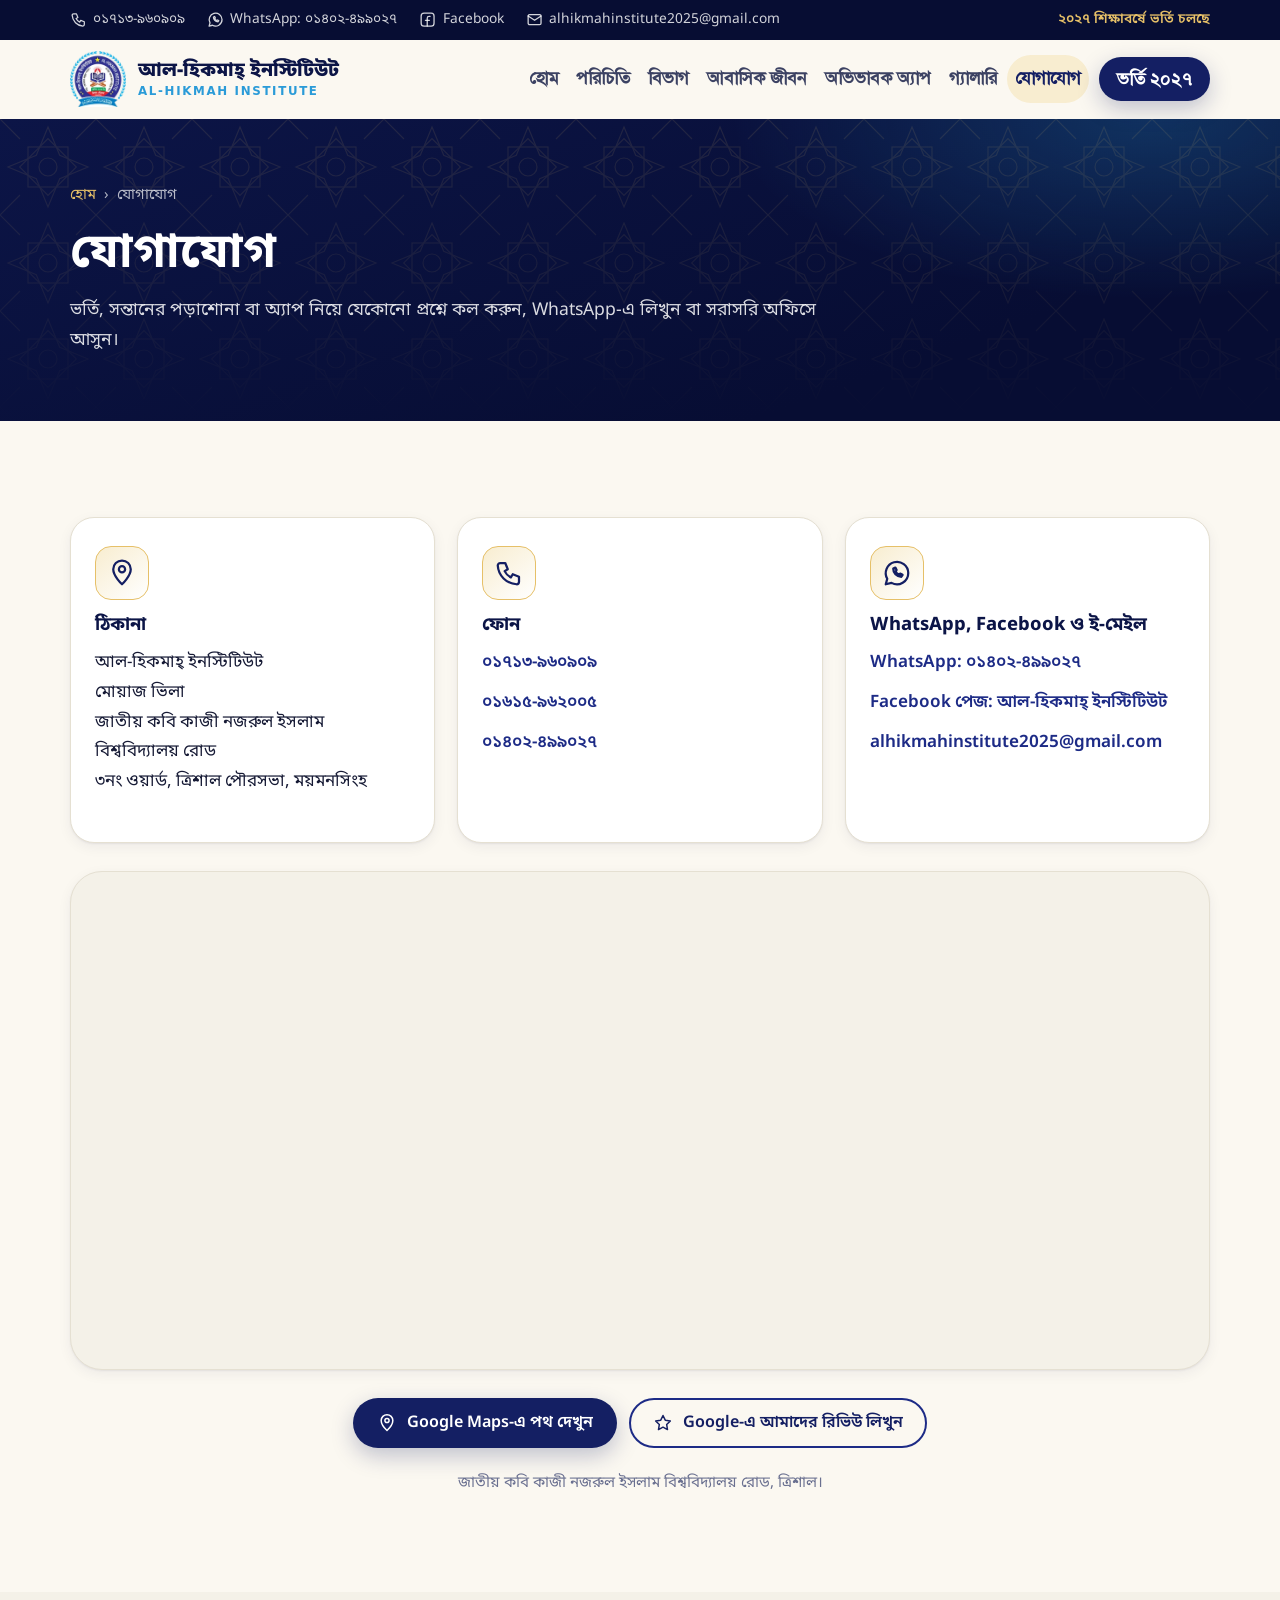
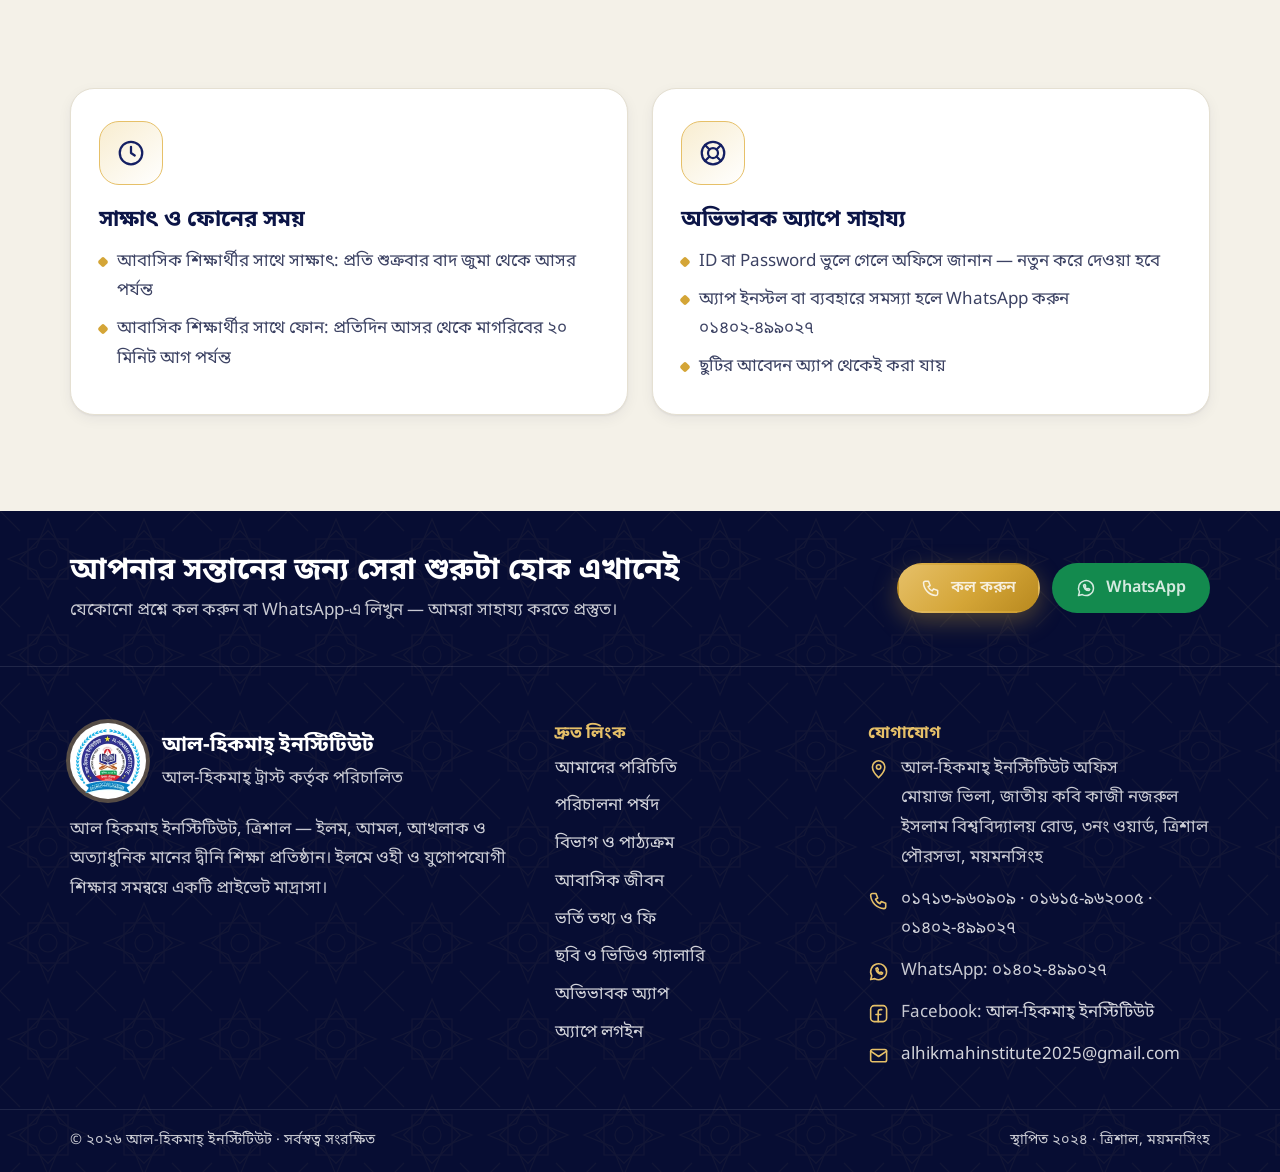
<file: contact.html>
<!doctype html>
<html lang="bn">
  <head>
    <meta charset="utf-8" />
    <meta name="viewport" content="width=device-width, initial-scale=1" />
    <title>যোগাযোগ | আল হিকমাহ ইনস্টিটিউট, ত্রিশাল</title>
    <meta name="description" content="আল হিকমাহ ইনস্টিটিউট, ত্রিশাল — ঠিকানা: মোয়াজ ভিলা, জাতীয় কবি কাজী নজরুল ইসলাম বিশ্ববিদ্যালয় রোড; ফোন ০১৭১৩-৯৬০৯০৯, WhatsApp ০১৪০২-৪৯৯০২৭, ই-মেইল ও মানচিত্র।" />
    <meta name="robots" content="index, follow, max-image-preview:large, max-snippet:-1, max-video-preview:-1" />
    <link rel="canonical" href="https://www.alhikmahinstitute.online/contact.html" />
    <meta name="author" content="আল হিকমাহ ইনস্টিটিউট, ত্রিশাল" />
    <meta name="application-name" content="আল-হিকমাহ্ ইনস্টিটিউট" />
    <meta name="theme-color" content="#0c1547" />
    <meta name="format-detection" content="telephone=yes" />

    <!-- WhatsApp, Facebook, Messenger-এ লিংক দিলে যে ছবি ও লেখা দেখায় -->
    <meta property="og:type" content="website" />
    <meta property="og:site_name" content="আল-হিকমাহ্ ইনস্টিটিউট" />
    <meta property="og:title" content="যোগাযোগ | আল হিকমাহ ইনস্টিটিউট, ত্রিশাল" />
    <meta property="og:description" content="আল হিকমাহ ইনস্টিটিউট, ত্রিশাল — ঠিকানা: মোয়াজ ভিলা, জাতীয় কবি কাজী নজরুল ইসলাম বিশ্ববিদ্যালয় রোড; ফোন ০১৭১৩-৯৬০৯০৯, WhatsApp ০১৪০২-৪৯৯০২৭, ই-মেইল ও মানচিত্র।" />
    <meta property="og:url" content="https://www.alhikmahinstitute.online/contact.html" />
    <meta property="og:image" content="https://www.alhikmahinstitute.online/assets/img/og-image.jpg" />
    <meta property="og:image:type" content="image/jpeg" />
    <meta property="og:image:width" content="1200" />
    <meta property="og:image:height" content="630" />
    <meta property="og:image:alt" content="আল হিকমাহ ইনস্টিটিউট, ত্রিশাল — ইলমে ওহী ও যুগোপযোগী শিক্ষা" />
    <meta property="og:locale" content="bn_BD" />
    <meta name="twitter:card" content="summary_large_image" />
    <meta name="twitter:title" content="যোগাযোগ | আল হিকমাহ ইনস্টিটিউট, ত্রিশাল" />
    <meta name="twitter:description" content="আল হিকমাহ ইনস্টিটিউট, ত্রিশাল — ঠিকানা: মোয়াজ ভিলা, জাতীয় কবি কাজী নজরুল ইসলাম বিশ্ববিদ্যালয় রোড; ফোন ০১৭১৩-৯৬০৯০৯, WhatsApp ০১৪০২-৪৯৯০২৭, ই-মেইল ও মানচিত্র।" />
    <meta name="twitter:image" content="https://www.alhikmahinstitute.online/assets/img/og-image.jpg" />

    <!-- আইকন: ছোটগুলো লোগোর মাঝের চিহ্ন (ট্যাব ও Google-এর খোঁজের ফল), বড়গুলো পুরো লোগো (ফোনের হোম স্ক্রিন) — tools/make_icons.py -->
    <link rel="icon" href="favicon.ico" sizes="16x16 32x32 48x48" />
    <link rel="icon" href="assets/img/favicon-32.png" sizes="32x32" type="image/png" />
    <link rel="icon" href="assets/img/favicon-48.png" sizes="48x48" type="image/png" />
    <link rel="icon" href="assets/img/favicon-192.png" sizes="192x192" type="image/png" />
    <link rel="apple-touch-icon" href="assets/img/apple-touch-icon.png" sizes="180x180" />
    <link rel="manifest" href="site.webmanifest" />

    <link rel="preconnect" href="https://fonts.googleapis.com" />
    <link rel="preconnect" href="https://fonts.gstatic.com" crossorigin />
    <link
      rel="stylesheet"
      href="https://fonts.googleapis.com/css2?family=Amiri:wght@400;700&family=Anek+Bangla:wght@400;500;600&family=Hind+Siliguri:wght@500;600;700&family=Tiro+Bangla:ital@0;1&display=swap"
    />
    <!-- শুধু বাংলা অঙ্ক (০–৯) Noto Sans Bengali থেকে — আনেক বাংলা/হিন্দ শিলিগুড়ির ০ ও ১ ইংরেজির মতো দেখায় -->
    <link
      rel="stylesheet"
      href="https://fonts.googleapis.com/css2?family=Noto+Sans+Bengali:wght@400..800&text=%E0%A7%A6%E0%A7%A7%E0%A7%A8%E0%A7%A9%E0%A7%AA%E0%A7%AB%E0%A7%AC%E0%A7%AD%E0%A7%AE%E0%A7%AF&display=swap"
    />
    <link rel="preload" href="assets/fonts/solaimanlipi.woff2" as="font" type="font/woff2" crossorigin />
    <link rel="stylesheet" href="assets/css/style.css?v=3cdeb0bd" />
    <script type="application/ld+json">
{
  "@context": "https://schema.org",
  "@type": "BreadcrumbList",
  "itemListElement": [
    {
      "@type": "ListItem",
      "position": 1,
      "name": "হোম",
      "item": "https://www.alhikmahinstitute.online/"
    },
    {
      "@type": "ListItem",
      "position": 2,
      "name": "যোগাযোগ",
      "item": "https://www.alhikmahinstitute.online/contact.html"
    }
  ]
}
    </script>
    <script>
      document.documentElement.classList.add('js');
    </script>
  </head>
  <body>
    <a class="skip-link" href="#main">মূল লেখায় যান</a>

    <div class="topbar">
      <div class="wrap">
        <div class="topbar-links">
          <a href="tel:+8801713960909"
            ><svg class="icon" aria-hidden="true"><use href="assets/img/icons.svg#i-phone" /></svg>০১৭১৩-৯৬০৯০৯</a
          >
          <a href="https://wa.me/8801402499027" rel="noopener"
            ><svg class="icon" aria-hidden="true"><use href="assets/img/icons.svg#i-whatsapp" /></svg>WhatsApp: ০১৪০২-৪৯৯০২৭</a
          >
          <a href="https://www.facebook.com/profile.php?id=61571009259680" rel="noopener" target="_blank"
            ><svg class="icon" aria-hidden="true"><use href="assets/img/icons.svg#i-facebook" /></svg>Facebook</a
          >
          <a href="mailto:alhikmahinstitute2025@gmail.com"
            ><svg class="icon" aria-hidden="true"><use href="assets/img/icons.svg#i-mail" /></svg>alhikmahinstitute2025@gmail.com</a
          >
        </div>
        <span class="topbar-note">২০২৭ শিক্ষাবর্ষে ভর্তি চলছে</span>
      </div>
    </div>

    <header class="site-header" id="top">
      <div class="wrap">
        <a class="brand" href="index.html" aria-label="আল-হিকমাহ্ ইনস্টিটিউট — হোম">
          <picture>
            <source srcset="assets/img/logo-128.webp" type="image/webp" />
            <img src="assets/img/logo-128.png" alt="আল হিকমাহ ইনস্টিটিউট লোগো" width="56" height="56" />
          </picture>
          <span class="brand-name">
            <strong>আল-হিকমাহ্ ইনস্টিটিউট</strong>
            <span>AL-HIKMAH INSTITUTE</span>
          </span>
        </a>
        <nav class="nav" id="site-nav" aria-label="প্রধান মেনু">
          <a href="index.html">হোম</a>
          <a href="about.html">পরিচিতি</a>
          <a href="departments.html">বিভাগ</a>
          <a href="residential.html">আবাসিক জীবন</a>
          <a href="app.html">অভিভাবক অ্যাপ</a>
          <a href="gallery.html">গ্যালারি</a>
          <a href="contact.html" aria-current="page">যোগাযোগ</a>
          <a class="btn btn-royal" href="admission.html">ভর্তি ২০২৭</a>
        </nav>
        <button class="menu-toggle" type="button" aria-controls="site-nav" aria-expanded="false" aria-label="মেনু খুলুন">
          <svg class="icon" aria-hidden="true"><use href="assets/img/icons.svg#i-menu" /></svg>
        </button>
      </div>
    </header>

    <main id="main">
<section class="page-hero">
        <div class="pattern" aria-hidden="true"></div>
        <div class="wrap">
          <nav class="crumbs" aria-label="অবস্থান"><a href="index.html">হোম</a><span>›</span><span>যোগাযোগ</span></nav>
          <h1>যোগাযোগ</h1>
          <p>ভর্তি, সন্তানের পড়াশোনা বা অ্যাপ নিয়ে যেকোনো প্রশ্নে কল করুন, WhatsApp-এ লিখুন বা সরাসরি অফিসে আসুন।</p>
        </div>
      </section>

      <section class="section">
        <div class="wrap">
          <div class="contact-grid">
            <article class="contact-card reveal">
              <div class="card-icon"><svg class="icon" aria-hidden="true"><use href="assets/img/icons.svg#i-pin" /></svg></div>
              <h3>ঠিকানা</h3>
              <p>আল-হিকমাহ্ ইনস্টিটিউট<br />মোয়াজ ভিলা<br />জাতীয় কবি কাজী নজরুল ইসলাম বিশ্ববিদ্যালয় রোড<br />৩নং ওয়ার্ড, ত্রিশাল পৌরসভা, ময়মনসিংহ</p>
            </article>
            <article class="contact-card reveal">
              <div class="card-icon"><svg class="icon" aria-hidden="true"><use href="assets/img/icons.svg#i-phone" /></svg></div>
              <h3>ফোন</h3>
              <ul class="info-list">
                <li><a href="tel:+8801713960909">০১৭১৩-৯৬০৯০৯</a></li>
                <li><a href="tel:+8801615962005">০১৬১৫-৯৬২০০৫</a></li>
                <li><a href="tel:+8801402499027">০১৪০২-৪৯৯০২৭</a></li>
              </ul>
            </article>
            <article class="contact-card reveal">
              <div class="card-icon"><svg class="icon" aria-hidden="true"><use href="assets/img/icons.svg#i-whatsapp" /></svg></div>
              <h3>WhatsApp, Facebook ও ই-মেইল</h3>
              <ul class="info-list">
                <li><a href="https://wa.me/8801402499027" rel="noopener">WhatsApp: ০১৪০২-৪৯৯০২৭</a></li>
                <li><a href="https://www.facebook.com/profile.php?id=61571009259680" rel="noopener" target="_blank">Facebook পেজ: আল-হিকমাহ্ ইনস্টিটিউট</a></li>
                <li><a href="mailto:alhikmahinstitute2025@gmail.com" class="break">alhikmahinstitute2025@gmail.com</a></li>
              </ul>
            </article>
          </div>

          <div class="map reveal">
            <iframe
              title="আল-হিকমাহ্ ইনস্টিটিউটের অবস্থান — ত্রিশাল, ময়মনসিংহ"
              src="https://www.google.com/maps?q=%E0%A6%86%E0%A6%B2-%E0%A6%B9%E0%A6%BF%E0%A6%95%E0%A6%AE%E0%A6%BE%E0%A6%B9%E0%A7%8D%20%E0%A6%87%E0%A6%A8%E0%A6%B8%E0%A7%8D%E0%A6%9F%E0%A6%BF%E0%A6%9F%E0%A6%BF%E0%A6%89%E0%A6%9F%2C%20University%20Rd%2C%20Trishal%202220&amp;output=embed"
              loading="lazy"
              referrerpolicy="no-referrer-when-downgrade"
            ></iframe>
          </div>
          <!-- Google Maps-এ প্রতিষ্ঠানের প্রোফাইল (Place ID ChIJ2z-hWsFDVjcRuF4Y_OnFXjw) — মানচিত্র বাংলা নাম দিয়ে খোঁজে, তাই ইংরেজি বানান বদলালেও ঠিক থাকে -->
          <p class="showcase-more">
            <a class="btn btn-royal" href="https://www.google.com/maps/search/?api=1&amp;query=Al-Hikmah%20Institute%20Trishal&amp;query_place_id=ChIJ2z-hWsFDVjcRuF4Y_OnFXjw" target="_blank" rel="noopener"
              ><svg class="icon" aria-hidden="true"><use href="assets/img/icons.svg#i-pin" /></svg>Google Maps-এ পথ দেখুন</a
            >
            <a class="btn btn-outline" href="https://search.google.com/local/writereview?placeid=ChIJ2z-hWsFDVjcRuF4Y_OnFXjw" target="_blank" rel="noopener"
              ><svg class="icon" aria-hidden="true"><use href="assets/img/icons.svg#i-star" /></svg>Google-এ আমাদের রিভিউ লিখুন</a
            >
          </p>
          <p class="note-line">জাতীয় কবি কাজী নজরুল ইসলাম বিশ্ববিদ্যালয় রোড, ত্রিশাল।</p>
        </div>
      </section>

      <section class="section tint">
        <div class="wrap cards-2">
          <article class="card reveal">
            <div class="card-icon"><svg class="icon" aria-hidden="true"><use href="assets/img/icons.svg#i-clock" /></svg></div>
            <h3>সাক্ষাৎ ও ফোনের সময়</h3>
            <ul>
              <li>আবাসিক শিক্ষার্থীর সাথে সাক্ষাৎ: প্রতি শুক্রবার বাদ জুমা থেকে আসর পর্যন্ত</li>
              <li>আবাসিক শিক্ষার্থীর সাথে ফোন: প্রতিদিন আসর থেকে মাগরিবের ২০ মিনিট আগ পর্যন্ত</li>
            </ul>
          </article>
          <article class="card reveal">
            <div class="card-icon"><svg class="icon" aria-hidden="true"><use href="assets/img/icons.svg#i-support" /></svg></div>
            <h3>অভিভাবক অ্যাপে সাহায্য</h3>
            <ul>
              <li>ID বা Password ভুলে গেলে অফিসে জানান — নতুন করে দেওয়া হবে</li>
              <li>অ্যাপ ইনস্টল বা ব্যবহারে সমস্যা হলে WhatsApp করুন ০১৪০২-৪৯৯০২৭</li>
              <li>ছুটির আবেদন অ্যাপ থেকেই করা যায়</li>
            </ul>
          </article>
        </div>
      </section>
    </main>

    <footer class="site-footer">
      <div class="pattern" aria-hidden="true"></div>
      <div class="footer-cta">
        <div class="wrap">
          <div>
            <h2>আপনার সন্তানের জন্য সেরা শুরুটা হোক এখানেই</h2>
            <p>যেকোনো প্রশ্নে কল করুন বা WhatsApp-এ লিখুন — আমরা সাহায্য করতে প্রস্তুত।</p>
          </div>
          <div class="hero-actions">
            <a class="btn btn-gold" href="tel:+8801713960909"
              ><svg class="icon" aria-hidden="true"><use href="assets/img/icons.svg#i-phone" /></svg>কল করুন</a
            >
            <a class="btn btn-green" href="https://wa.me/8801402499027" rel="noopener"
              ><svg class="icon" aria-hidden="true"><use href="assets/img/icons.svg#i-whatsapp" /></svg>WhatsApp</a
            >
          </div>
        </div>
      </div>
      <div class="wrap footer-grid">
        <div>
          <div class="footer-brand">
            <span class="logo-badge"
              ><picture
                ><source srcset="assets/img/logo-128.webp" type="image/webp" />
                <img src="assets/img/logo-128.png" alt="" width="64" height="64" loading="lazy" /></picture
            ></span>
            <div>
              <strong>আল-হিকমাহ্ ইনস্টিটিউট</strong>
              আল-হিকমাহ্ ট্রাস্ট কর্তৃক পরিচালিত
            </div>
          </div>
          <p>আল হিকমাহ ইনস্টিটিউট, ত্রিশাল — ইলম, আমল, আখলাক ও অত্যাধুনিক মানের দ্বীনি শিক্ষা প্রতিষ্ঠান। ইলমে ওহী ও যুগোপযোগী শিক্ষার সমন্বয়ে একটি প্রাইভেট মাদ্রাসা।</p>
        </div>
        <div>
          <h3>দ্রুত লিংক</h3>
          <ul class="footer-links">
            <li><a href="about.html">আমাদের পরিচিতি</a></li>
            <li><a href="board.html">পরিচালনা পর্ষদ</a></li>
            <li><a href="departments.html">বিভাগ ও পাঠ্যক্রম</a></li>
            <li><a href="residential.html">আবাসিক জীবন</a></li>
            <li><a href="admission.html">ভর্তি তথ্য ও ফি</a></li>
            <li><a href="gallery.html">ছবি ও ভিডিও গ্যালারি</a></li>
            <li><a href="app.html">অভিভাবক অ্যাপ</a></li>
            <li><a href="https://al-hikmah-app.onrender.com/" rel="noopener">অ্যাপে লগইন</a></li>
          </ul>
        </div>
        <div>
          <h3>যোগাযোগ</h3>
          <ul class="contact-list">
            <li>
              <svg class="icon" aria-hidden="true"><use href="assets/img/icons.svg#i-pin" /></svg>
              <span>আল-হিকমাহ্ ইনস্টিটিউট অফিস<br />মোয়াজ ভিলা, জাতীয় কবি কাজী নজরুল ইসলাম বিশ্ববিদ্যালয় রোড, ৩নং ওয়ার্ড, ত্রিশাল পৌরসভা, ময়মনসিংহ</span>
            </li>
            <li>
              <svg class="icon" aria-hidden="true"><use href="assets/img/icons.svg#i-phone" /></svg>
              <span
                ><a href="tel:+8801713960909">০১৭১৩-৯৬০৯০৯</a> · <a href="tel:+8801615962005">০১৬১৫-৯৬২০০৫</a> ·
                <a href="tel:+8801402499027">০১৪০২-৪৯৯০২৭</a></span
              >
            </li>
            <li>
              <svg class="icon" aria-hidden="true"><use href="assets/img/icons.svg#i-whatsapp" /></svg>
              <span>WhatsApp: <a href="https://wa.me/8801402499027" rel="noopener">০১৪০২-৪৯৯০২৭</a></span>
            </li>
            <li>
              <svg class="icon" aria-hidden="true"><use href="assets/img/icons.svg#i-facebook" /></svg>
              <span>Facebook: <a href="https://www.facebook.com/profile.php?id=61571009259680" rel="noopener" target="_blank">আল-হিকমাহ্ ইনস্টিটিউট</a></span>
            </li>
            <li>
              <svg class="icon" aria-hidden="true"><use href="assets/img/icons.svg#i-mail" /></svg>
              <a href="mailto:alhikmahinstitute2025@gmail.com">alhikmahinstitute2025@gmail.com</a>
            </li>
          </ul>
        </div>
      </div>
      <div class="footer-bottom">
        <div class="wrap">
          <span>© <span data-year>২০২৬</span> আল-হিকমাহ্ ইনস্টিটিউট · সর্বস্বত্ব সংরক্ষিত</span>
          <span>স্থাপিত ২০২৪ · ত্রিশাল, ময়মনসিংহ</span>
        </div>
      </div>
    </footer>

    <div class="float-actions">
      <a class="wa" href="https://wa.me/8801402499027" rel="noopener" aria-label="WhatsApp-এ লিখুন: ০১৪০২-৪৯৯০২৭"
        ><svg class="icon" aria-hidden="true"><use href="assets/img/icons.svg#i-whatsapp" /></svg
      ></a>
      <a class="call" href="tel:+8801713960909" aria-label="কল করুন"
        ><svg class="icon" aria-hidden="true"><use href="assets/img/icons.svg#i-phone" /></svg
      ></a>
    </div>

    <script src="assets/js/main.js?v=217b203b" defer></script>

  </body>
</html>
</file>
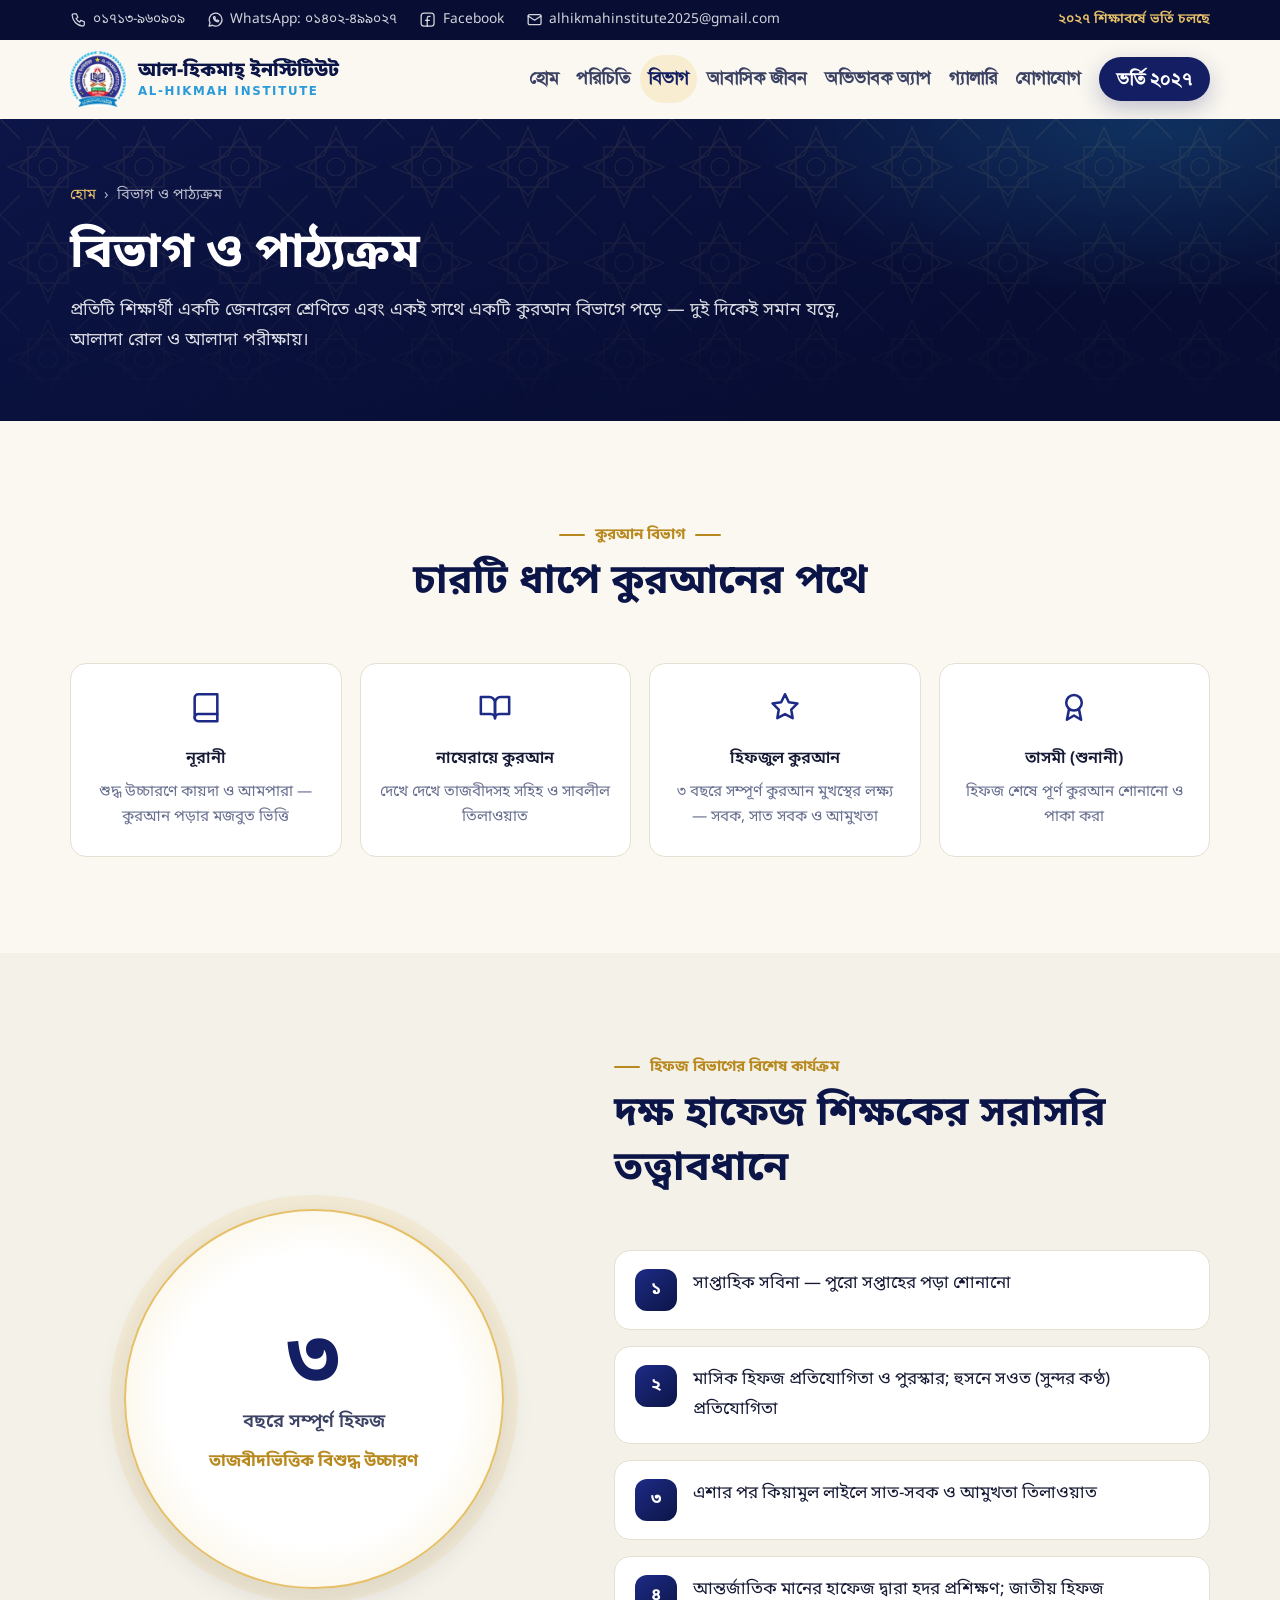
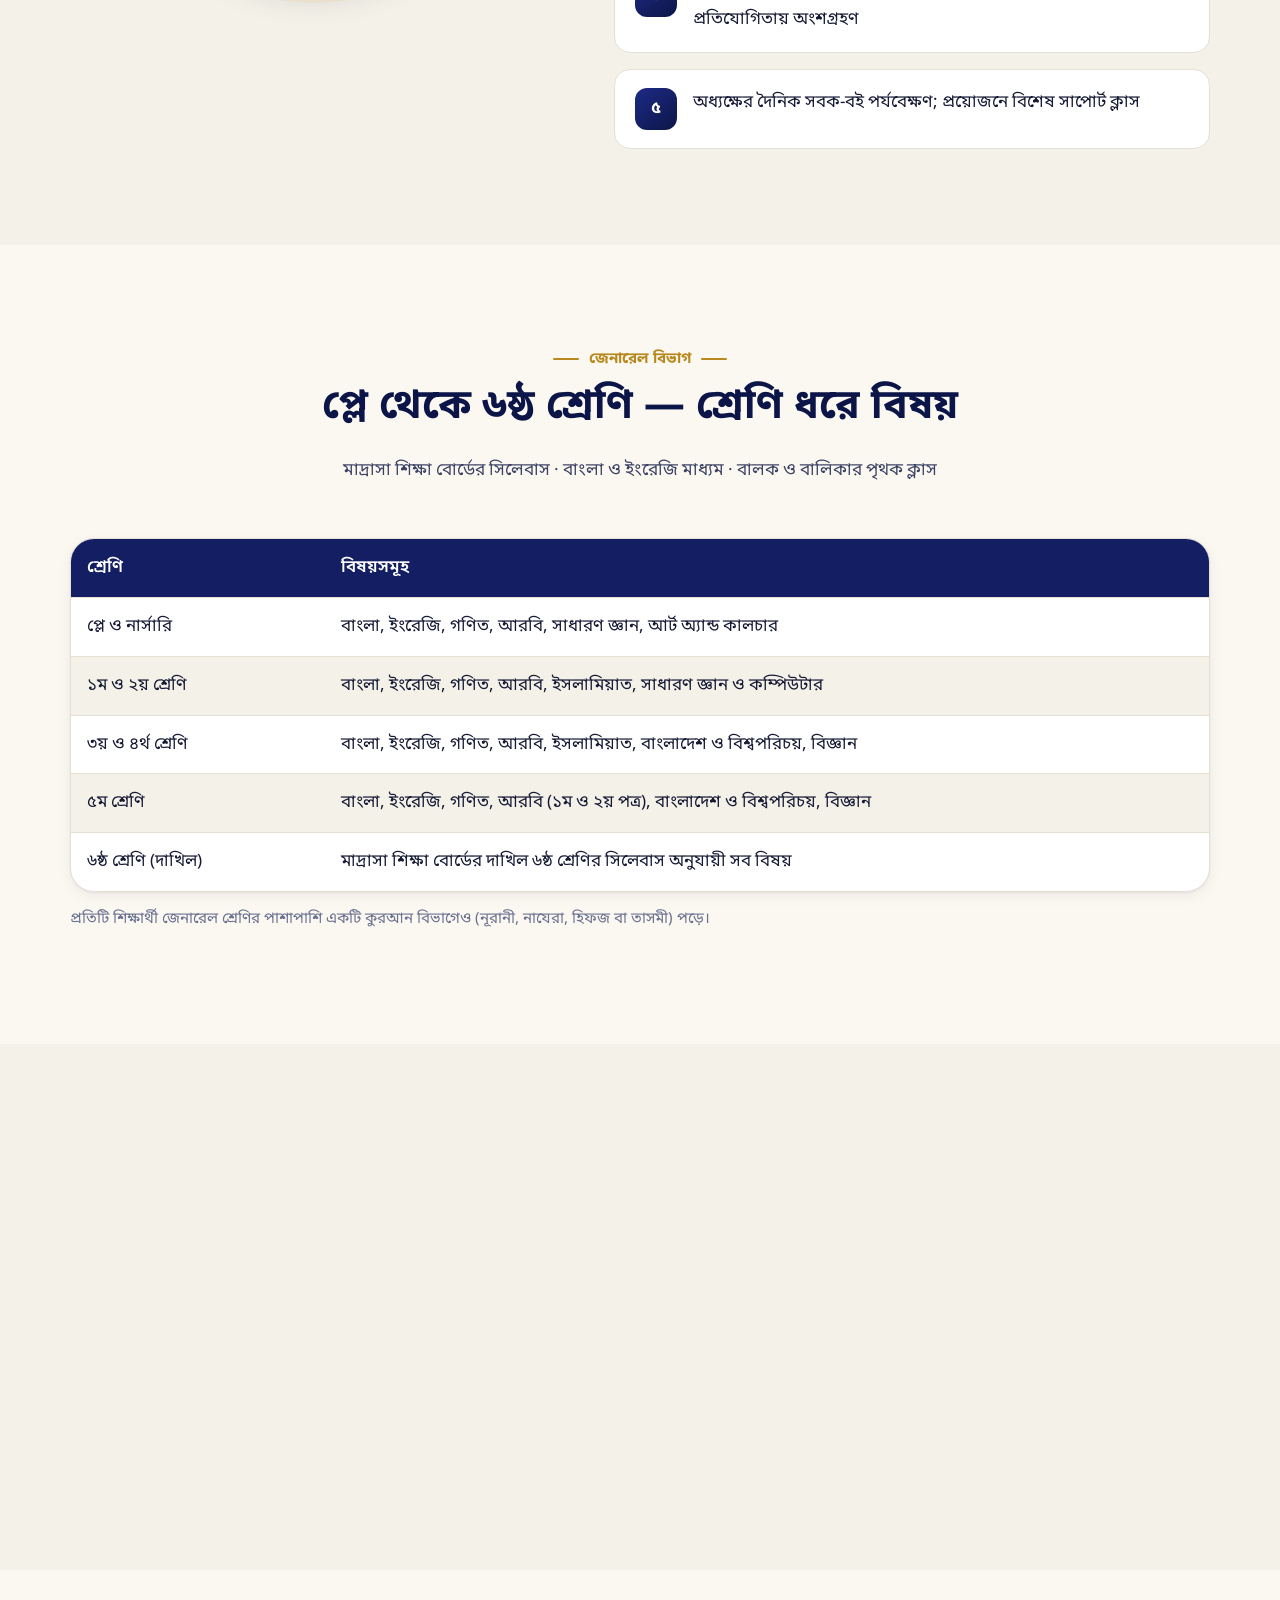
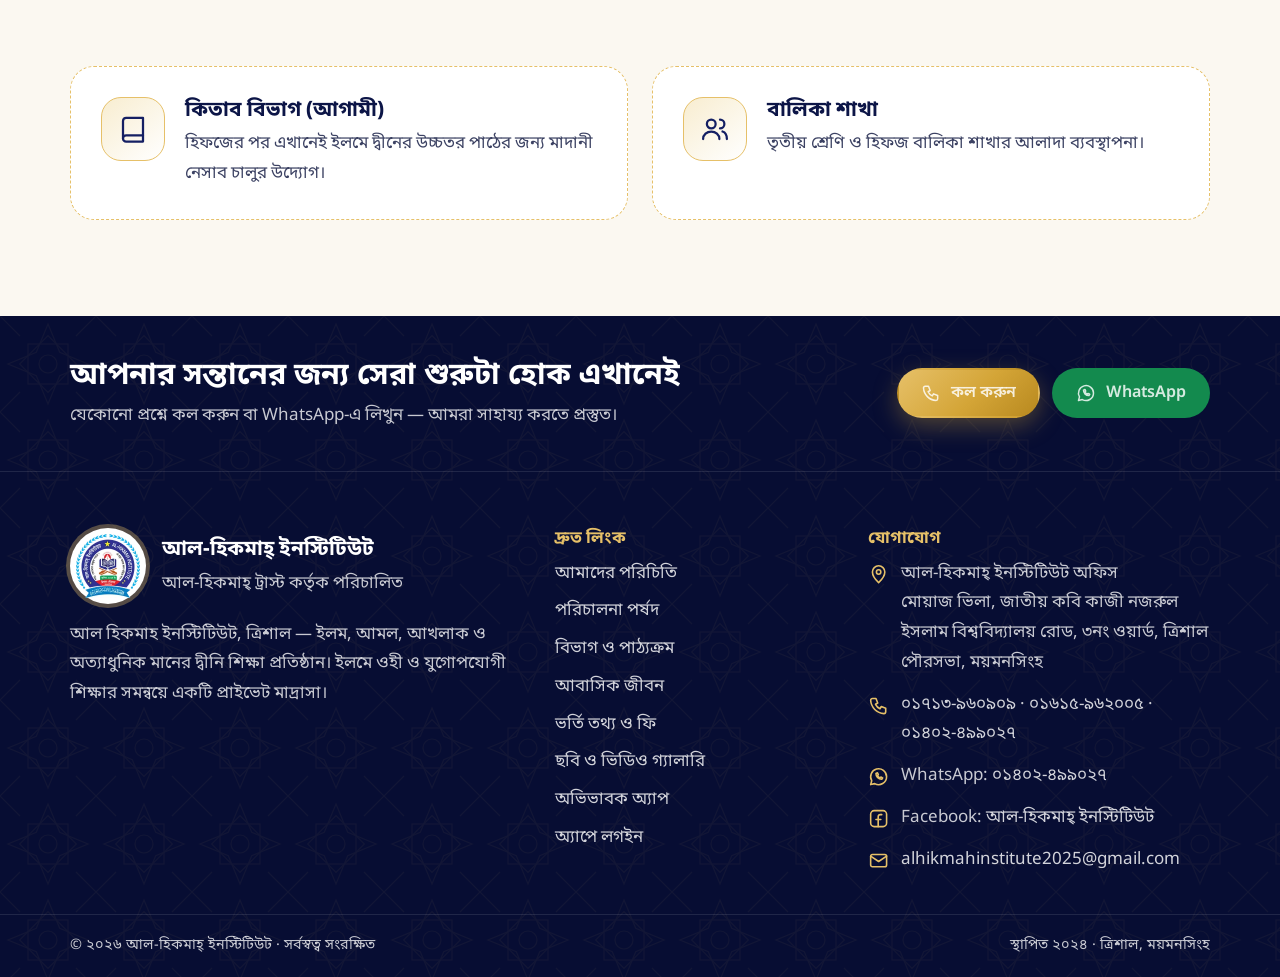
<file: departments.html>
<!doctype html>
<html lang="bn">
  <head>
    <meta charset="utf-8" />
    <meta name="viewport" content="width=device-width, initial-scale=1" />
    <title>বিভাগ ও পাঠ্যক্রম | আল হিকমাহ ইনস্টিটিউট, ত্রিশাল</title>
    <meta name="description" content="আল হিকমাহ ইনস্টিটিউটের নূরানী, নাযেরা, হিফজুল কুরআন ও তাসমী বিভাগ; প্লে থেকে ৬ষ্ঠ শ্রেণির জেনারেল শাখা, বিষয়, পাঠ্যবই ও পরীক্ষা।" />
    <meta name="robots" content="index, follow, max-image-preview:large, max-snippet:-1, max-video-preview:-1" />
    <link rel="canonical" href="https://www.alhikmahinstitute.online/departments.html" />
    <meta name="author" content="আল হিকমাহ ইনস্টিটিউট, ত্রিশাল" />
    <meta name="application-name" content="আল-হিকমাহ্ ইনস্টিটিউট" />
    <meta name="theme-color" content="#0c1547" />
    <meta name="format-detection" content="telephone=yes" />

    <!-- WhatsApp, Facebook, Messenger-এ লিংক দিলে যে ছবি ও লেখা দেখায় -->
    <meta property="og:type" content="website" />
    <meta property="og:site_name" content="আল-হিকমাহ্ ইনস্টিটিউট" />
    <meta property="og:title" content="বিভাগ ও পাঠ্যক্রম | আল হিকমাহ ইনস্টিটিউট, ত্রিশাল" />
    <meta property="og:description" content="আল হিকমাহ ইনস্টিটিউটের নূরানী, নাযেরা, হিফজুল কুরআন ও তাসমী বিভাগ; প্লে থেকে ৬ষ্ঠ শ্রেণির জেনারেল শাখা, বিষয়, পাঠ্যবই ও পরীক্ষা।" />
    <meta property="og:url" content="https://www.alhikmahinstitute.online/departments.html" />
    <meta property="og:image" content="https://www.alhikmahinstitute.online/assets/img/og-image.jpg" />
    <meta property="og:image:type" content="image/jpeg" />
    <meta property="og:image:width" content="1200" />
    <meta property="og:image:height" content="630" />
    <meta property="og:image:alt" content="আল হিকমাহ ইনস্টিটিউট, ত্রিশাল — ইলমে ওহী ও যুগোপযোগী শিক্ষা" />
    <meta property="og:locale" content="bn_BD" />
    <meta name="twitter:card" content="summary_large_image" />
    <meta name="twitter:title" content="বিভাগ ও পাঠ্যক্রম | আল হিকমাহ ইনস্টিটিউট, ত্রিশাল" />
    <meta name="twitter:description" content="আল হিকমাহ ইনস্টিটিউটের নূরানী, নাযেরা, হিফজুল কুরআন ও তাসমী বিভাগ; প্লে থেকে ৬ষ্ঠ শ্রেণির জেনারেল শাখা, বিষয়, পাঠ্যবই ও পরীক্ষা।" />
    <meta name="twitter:image" content="https://www.alhikmahinstitute.online/assets/img/og-image.jpg" />

    <!-- আইকন: ছোটগুলো লোগোর মাঝের চিহ্ন (ট্যাব ও Google-এর খোঁজের ফল), বড়গুলো পুরো লোগো (ফোনের হোম স্ক্রিন) — tools/make_icons.py -->
    <link rel="icon" href="favicon.ico" sizes="16x16 32x32 48x48" />
    <link rel="icon" href="assets/img/favicon-32.png" sizes="32x32" type="image/png" />
    <link rel="icon" href="assets/img/favicon-48.png" sizes="48x48" type="image/png" />
    <link rel="icon" href="assets/img/favicon-192.png" sizes="192x192" type="image/png" />
    <link rel="apple-touch-icon" href="assets/img/apple-touch-icon.png" sizes="180x180" />
    <link rel="manifest" href="site.webmanifest" />

    <link rel="preconnect" href="https://fonts.googleapis.com" />
    <link rel="preconnect" href="https://fonts.gstatic.com" crossorigin />
    <link
      rel="stylesheet"
      href="https://fonts.googleapis.com/css2?family=Amiri:wght@400;700&family=Anek+Bangla:wght@400;500;600&family=Hind+Siliguri:wght@500;600;700&family=Tiro+Bangla:ital@0;1&display=swap"
    />
    <!-- শুধু বাংলা অঙ্ক (০–৯) Noto Sans Bengali থেকে — আনেক বাংলা/হিন্দ শিলিগুড়ির ০ ও ১ ইংরেজির মতো দেখায় -->
    <link
      rel="stylesheet"
      href="https://fonts.googleapis.com/css2?family=Noto+Sans+Bengali:wght@400..800&text=%E0%A7%A6%E0%A7%A7%E0%A7%A8%E0%A7%A9%E0%A7%AA%E0%A7%AB%E0%A7%AC%E0%A7%AD%E0%A7%AE%E0%A7%AF&display=swap"
    />
    <link rel="preload" href="assets/fonts/solaimanlipi.woff2" as="font" type="font/woff2" crossorigin />
    <link rel="stylesheet" href="assets/css/style.css?v=3cdeb0bd" />
    <script type="application/ld+json">
{
  "@context": "https://schema.org",
  "@type": "BreadcrumbList",
  "itemListElement": [
    {
      "@type": "ListItem",
      "position": 1,
      "name": "হোম",
      "item": "https://www.alhikmahinstitute.online/"
    },
    {
      "@type": "ListItem",
      "position": 2,
      "name": "বিভাগ ও পাঠ্যক্রম",
      "item": "https://www.alhikmahinstitute.online/departments.html"
    }
  ]
}
    </script>
    <script>
      document.documentElement.classList.add('js');
    </script>
  </head>
  <body>
    <a class="skip-link" href="#main">মূল লেখায় যান</a>

    <div class="topbar">
      <div class="wrap">
        <div class="topbar-links">
          <a href="tel:+8801713960909"
            ><svg class="icon" aria-hidden="true"><use href="assets/img/icons.svg#i-phone" /></svg>০১৭১৩-৯৬০৯০৯</a
          >
          <a href="https://wa.me/8801402499027" rel="noopener"
            ><svg class="icon" aria-hidden="true"><use href="assets/img/icons.svg#i-whatsapp" /></svg>WhatsApp: ০১৪০২-৪৯৯০২৭</a
          >
          <a href="https://www.facebook.com/profile.php?id=61571009259680" rel="noopener" target="_blank"
            ><svg class="icon" aria-hidden="true"><use href="assets/img/icons.svg#i-facebook" /></svg>Facebook</a
          >
          <a href="mailto:alhikmahinstitute2025@gmail.com"
            ><svg class="icon" aria-hidden="true"><use href="assets/img/icons.svg#i-mail" /></svg>alhikmahinstitute2025@gmail.com</a
          >
        </div>
        <span class="topbar-note">২০২৭ শিক্ষাবর্ষে ভর্তি চলছে</span>
      </div>
    </div>

    <header class="site-header" id="top">
      <div class="wrap">
        <a class="brand" href="index.html" aria-label="আল-হিকমাহ্ ইনস্টিটিউট — হোম">
          <picture>
            <source srcset="assets/img/logo-128.webp" type="image/webp" />
            <img src="assets/img/logo-128.png" alt="আল হিকমাহ ইনস্টিটিউট লোগো" width="56" height="56" />
          </picture>
          <span class="brand-name">
            <strong>আল-হিকমাহ্ ইনস্টিটিউট</strong>
            <span>AL-HIKMAH INSTITUTE</span>
          </span>
        </a>
        <nav class="nav" id="site-nav" aria-label="প্রধান মেনু">
          <a href="index.html">হোম</a>
          <a href="about.html">পরিচিতি</a>
          <a href="departments.html" aria-current="page">বিভাগ</a>
          <a href="residential.html">আবাসিক জীবন</a>
          <a href="app.html">অভিভাবক অ্যাপ</a>
          <a href="gallery.html">গ্যালারি</a>
          <a href="contact.html">যোগাযোগ</a>
          <a class="btn btn-royal" href="admission.html">ভর্তি ২০২৭</a>
        </nav>
        <button class="menu-toggle" type="button" aria-controls="site-nav" aria-expanded="false" aria-label="মেনু খুলুন">
          <svg class="icon" aria-hidden="true"><use href="assets/img/icons.svg#i-menu" /></svg>
        </button>
      </div>
    </header>

    <main id="main">
<section class="page-hero">
        <div class="pattern" aria-hidden="true"></div>
        <div class="wrap">
          <nav class="crumbs" aria-label="অবস্থান"><a href="index.html">হোম</a><span>›</span><span>বিভাগ ও পাঠ্যক্রম</span></nav>
          <h1>বিভাগ ও পাঠ্যক্রম</h1>
          <p>প্রতিটি শিক্ষার্থী একটি জেনারেল শ্রেণিতে এবং একই সাথে একটি কুরআন বিভাগে পড়ে — দুই দিকেই সমান যত্নে, আলাদা রোল ও আলাদা পরীক্ষায়।</p>
        </div>
      </section>

      <!-- কুরআন বিভাগ -->
      <section class="section">
        <div class="wrap">
          <div class="section-head reveal">
            <span class="kicker">কুরআন বিভাগ</span>
            <h2>চারটি ধাপে কুরআনের পথে</h2>
          </div>
          <div class="why-grid quran-steps">
            <div class="why reveal">
              <svg class="icon" aria-hidden="true"><use href="assets/img/icons.svg#i-books" /></svg>
              <h3>নূরানী</h3>
              <p class="muted">শুদ্ধ উচ্চারণে কায়দা ও আমপারা — কুরআন পড়ার মজবুত ভিত্তি</p>
            </div>
            <div class="why reveal">
              <svg class="icon" aria-hidden="true"><use href="assets/img/icons.svg#i-quran" /></svg>
              <h3>নাযেরায়ে কুরআন</h3>
              <p class="muted">দেখে দেখে তাজবীদসহ সহিহ ও সাবলীল তিলাওয়াত</p>
            </div>
            <div class="why reveal">
              <svg class="icon" aria-hidden="true"><use href="assets/img/icons.svg#i-star" /></svg>
              <h3>হিফজুল কুরআন</h3>
              <p class="muted">৩ বছরে সম্পূর্ণ কুরআন মুখস্থের লক্ষ্য — সবক, সাত সবক ও আমুখতা</p>
            </div>
            <div class="why reveal">
              <svg class="icon" aria-hidden="true"><use href="assets/img/icons.svg#i-award" /></svg>
              <h3>তাসমী (শুনানী)</h3>
              <p class="muted">হিফজ শেষে পূর্ণ কুরআন শোনানো ও পাকা করা</p>
            </div>
          </div>
        </div>
      </section>

      <!-- হিফজ -->
      <section class="section tint">
        <div class="wrap hifz-grid">
          <div class="hifz-badge reveal">
            <div>
              <strong>৩</strong>
              <span>বছরে সম্পূর্ণ হিফজ</span>
              <em>তাজবীদভিত্তিক বিশুদ্ধ উচ্চারণ</em>
            </div>
          </div>
          <div class="reveal">
            <div class="section-head left">
              <span class="kicker">হিফজ বিভাগের বিশেষ কার্যক্রম</span>
              <h2>দক্ষ হাফেজ শিক্ষকের সরাসরি তত্ত্বাবধানে</h2>
            </div>
            <ul class="feature-list">
              <li><span class="num">১</span><div>সাপ্তাহিক সবিনা — পুরো সপ্তাহের পড়া শোনানো</div></li>
              <li><span class="num">২</span><div>মাসিক হিফজ প্রতিযোগিতা ও পুরস্কার; হুসনে সওত (সুন্দর কণ্ঠ) প্রতিযোগিতা</div></li>
              <li><span class="num">৩</span><div>এশার পর কিয়ামুল লাইলে সাত-সবক ও আমুখতা তিলাওয়াত</div></li>
              <li><span class="num">৪</span><div>আন্তর্জাতিক মানের হাফেজ দ্বারা হদর প্রশিক্ষণ; জাতীয় হিফজ প্রতিযোগিতায় অংশগ্রহণ</div></li>
              <li><span class="num">৫</span><div>অধ্যক্ষের দৈনিক সবক-বই পর্যবেক্ষণ; প্রয়োজনে বিশেষ সাপোর্ট ক্লাস</div></li>
            </ul>
          </div>
        </div>
      </section>

      <!-- জেনারেল বিভাগ -->
      <section class="section">
        <div class="wrap">
          <div class="section-head reveal">
            <span class="kicker">জেনারেল বিভাগ</span>
            <h2>প্লে থেকে ৬ষ্ঠ শ্রেণি — শ্রেণি ধরে বিষয়</h2>
            <p>মাদ্রাসা শিক্ষা বোর্ডের সিলেবাস · বাংলা ও ইংরেজি মাধ্যম · বালক ও বালিকার পৃথক ক্লাস</p>
          </div>
          <div class="table-wrap reveal">
            <table class="table">
              <thead>
                <tr>
                  <th>শ্রেণি</th>
                  <th>বিষয়সমূহ</th>
                </tr>
              </thead>
              <tbody>
                <tr><td>প্লে ও নার্সারি</td><td>বাংলা, ইংরেজি, গণিত, আরবি, সাধারণ জ্ঞান, আর্ট অ্যান্ড কালচার</td></tr>
                <tr><td>১ম ও ২য় শ্রেণি</td><td>বাংলা, ইংরেজি, গণিত, আরবি, ইসলামিয়াত, সাধারণ জ্ঞান ও কম্পিউটার</td></tr>
                <tr><td>৩য় ও ৪র্থ শ্রেণি</td><td>বাংলা, ইংরেজি, গণিত, আরবি, ইসলামিয়াত, বাংলাদেশ ও বিশ্বপরিচয়, বিজ্ঞান</td></tr>
                <tr><td>৫ম শ্রেণি</td><td>বাংলা, ইংরেজি, গণিত, আরবি (১ম ও ২য় পত্র), বাংলাদেশ ও বিশ্বপরিচয়, বিজ্ঞান</td></tr>
                <tr><td>৬ষ্ঠ শ্রেণি (দাখিল)</td><td>মাদ্রাসা শিক্ষা বোর্ডের দাখিল ৬ষ্ঠ শ্রেণির সিলেবাস অনুযায়ী সব বিষয়</td></tr>
              </tbody>
            </table>
          </div>
          <p class="table-note">প্রতিটি শিক্ষার্থী জেনারেল শ্রেণির পাশাপাশি একটি কুরআন বিভাগেও (নূরানী, নাযেরা, হিফজ বা তাসমী) পড়ে।</p>
        </div>
      </section>

      <!-- পাঠ্যবই ও পরীক্ষা -->
      <section class="section tint">
        <div class="wrap cards-2">
          <article class="card reveal">
            <div class="card-icon"><svg class="icon" aria-hidden="true"><use href="assets/img/icons.svg#i-books" /></svg></div>
            <h3>পাঠ্যক্রম ও পাঠ্যবই</h3>
            <ul>
              <li>মাদ্রাসা শিক্ষা বোর্ডের সিলেবাস ও জাতীয় শিক্ষাক্রমের বই</li>
              <li>প্রাক-প্রাথমিকে তানযীমুল উম্মাহ ফাউন্ডেশনের শিশুতোষ বই</li>
              <li>প্রতিটি শ্রেণির প্রতিটি বিষয়ের গোছানো সাজেশন বুকলেট</li>
              <li>সব বই, সিলেবাস ও সাজেশন অভিভাবকের অ্যাপে</li>
            </ul>
          </article>
          <article class="card reveal">
            <div class="card-icon"><svg class="icon" aria-hidden="true"><use href="assets/img/icons.svg#i-chart" /></svg></div>
            <h3>পরীক্ষা ও মূল্যায়ন</h3>
            <ul>
              <li>মাসিক পরীক্ষা, অর্ধবার্ষিক ও বার্ষিক পরীক্ষা</li>
              <li>বার্ষিকের আগে মডেল টেস্ট; বাসায় মডেল টেস্টের প্রশ্ন ও নির্দেশনা</li>
              <li>কুরআন বিভাগে আলাদা কেরাত ও তাজভীদ পরীক্ষা</li>
              <li>মার্কশিট, মেধাক্রম ও প্রগতি রিপোর্ট — অ্যাপেই</li>
            </ul>
          </article>
        </div>
      </section>

      <!-- আগামী -->
      <section class="section">
        <div class="wrap future-grid">
          <div class="future reveal">
            <div class="card-icon"><svg class="icon" aria-hidden="true"><use href="assets/img/icons.svg#i-books" /></svg></div>
            <div>
              <h3>কিতাব বিভাগ (আগামী)</h3>
              <p>হিফজের পর এখানেই ইলমে দ্বীনের উচ্চতর পাঠের জন্য মাদানী নেসাব চালুর উদ্যোগ।</p>
            </div>
          </div>
          <div class="future reveal">
            <div class="card-icon"><svg class="icon" aria-hidden="true"><use href="assets/img/icons.svg#i-users" /></svg></div>
            <div>
              <h3>বালিকা শাখা</h3>
              <p>তৃতীয় শ্রেণি ও হিফজ বালিকা শাখার আলাদা ব্যবস্থাপনা।</p>
            </div>
          </div>
        </div>
      </section>
    </main>

    <footer class="site-footer">
      <div class="pattern" aria-hidden="true"></div>
      <div class="footer-cta">
        <div class="wrap">
          <div>
            <h2>আপনার সন্তানের জন্য সেরা শুরুটা হোক এখানেই</h2>
            <p>যেকোনো প্রশ্নে কল করুন বা WhatsApp-এ লিখুন — আমরা সাহায্য করতে প্রস্তুত।</p>
          </div>
          <div class="hero-actions">
            <a class="btn btn-gold" href="tel:+8801713960909"
              ><svg class="icon" aria-hidden="true"><use href="assets/img/icons.svg#i-phone" /></svg>কল করুন</a
            >
            <a class="btn btn-green" href="https://wa.me/8801402499027" rel="noopener"
              ><svg class="icon" aria-hidden="true"><use href="assets/img/icons.svg#i-whatsapp" /></svg>WhatsApp</a
            >
          </div>
        </div>
      </div>
      <div class="wrap footer-grid">
        <div>
          <div class="footer-brand">
            <span class="logo-badge"
              ><picture
                ><source srcset="assets/img/logo-128.webp" type="image/webp" />
                <img src="assets/img/logo-128.png" alt="" width="64" height="64" loading="lazy" /></picture
            ></span>
            <div>
              <strong>আল-হিকমাহ্ ইনস্টিটিউট</strong>
              আল-হিকমাহ্ ট্রাস্ট কর্তৃক পরিচালিত
            </div>
          </div>
          <p>আল হিকমাহ ইনস্টিটিউট, ত্রিশাল — ইলম, আমল, আখলাক ও অত্যাধুনিক মানের দ্বীনি শিক্ষা প্রতিষ্ঠান। ইলমে ওহী ও যুগোপযোগী শিক্ষার সমন্বয়ে একটি প্রাইভেট মাদ্রাসা।</p>
        </div>
        <div>
          <h3>দ্রুত লিংক</h3>
          <ul class="footer-links">
            <li><a href="about.html">আমাদের পরিচিতি</a></li>
            <li><a href="board.html">পরিচালনা পর্ষদ</a></li>
            <li><a href="departments.html">বিভাগ ও পাঠ্যক্রম</a></li>
            <li><a href="residential.html">আবাসিক জীবন</a></li>
            <li><a href="admission.html">ভর্তি তথ্য ও ফি</a></li>
            <li><a href="gallery.html">ছবি ও ভিডিও গ্যালারি</a></li>
            <li><a href="app.html">অভিভাবক অ্যাপ</a></li>
            <li><a href="https://al-hikmah-app.onrender.com/" rel="noopener">অ্যাপে লগইন</a></li>
          </ul>
        </div>
        <div>
          <h3>যোগাযোগ</h3>
          <ul class="contact-list">
            <li>
              <svg class="icon" aria-hidden="true"><use href="assets/img/icons.svg#i-pin" /></svg>
              <span>আল-হিকমাহ্ ইনস্টিটিউট অফিস<br />মোয়াজ ভিলা, জাতীয় কবি কাজী নজরুল ইসলাম বিশ্ববিদ্যালয় রোড, ৩নং ওয়ার্ড, ত্রিশাল পৌরসভা, ময়মনসিংহ</span>
            </li>
            <li>
              <svg class="icon" aria-hidden="true"><use href="assets/img/icons.svg#i-phone" /></svg>
              <span
                ><a href="tel:+8801713960909">০১৭১৩-৯৬০৯০৯</a> · <a href="tel:+8801615962005">০১৬১৫-৯৬২০০৫</a> ·
                <a href="tel:+8801402499027">০১৪০২-৪৯৯০২৭</a></span
              >
            </li>
            <li>
              <svg class="icon" aria-hidden="true"><use href="assets/img/icons.svg#i-whatsapp" /></svg>
              <span>WhatsApp: <a href="https://wa.me/8801402499027" rel="noopener">০১৪০২-৪৯৯০২৭</a></span>
            </li>
            <li>
              <svg class="icon" aria-hidden="true"><use href="assets/img/icons.svg#i-facebook" /></svg>
              <span>Facebook: <a href="https://www.facebook.com/profile.php?id=61571009259680" rel="noopener" target="_blank">আল-হিকমাহ্ ইনস্টিটিউট</a></span>
            </li>
            <li>
              <svg class="icon" aria-hidden="true"><use href="assets/img/icons.svg#i-mail" /></svg>
              <a href="mailto:alhikmahinstitute2025@gmail.com">alhikmahinstitute2025@gmail.com</a>
            </li>
          </ul>
        </div>
      </div>
      <div class="footer-bottom">
        <div class="wrap">
          <span>© <span data-year>২০২৬</span> আল-হিকমাহ্ ইনস্টিটিউট · সর্বস্বত্ব সংরক্ষিত</span>
          <span>স্থাপিত ২০২৪ · ত্রিশাল, ময়মনসিংহ</span>
        </div>
      </div>
    </footer>

    <div class="float-actions">
      <a class="wa" href="https://wa.me/8801402499027" rel="noopener" aria-label="WhatsApp-এ লিখুন: ০১৪০২-৪৯৯০২৭"
        ><svg class="icon" aria-hidden="true"><use href="assets/img/icons.svg#i-whatsapp" /></svg
      ></a>
      <a class="call" href="tel:+8801713960909" aria-label="কল করুন"
        ><svg class="icon" aria-hidden="true"><use href="assets/img/icons.svg#i-phone" /></svg
      ></a>
    </div>

    <script src="assets/js/main.js?v=217b203b" defer></script>

  </body>
</html>
</file>
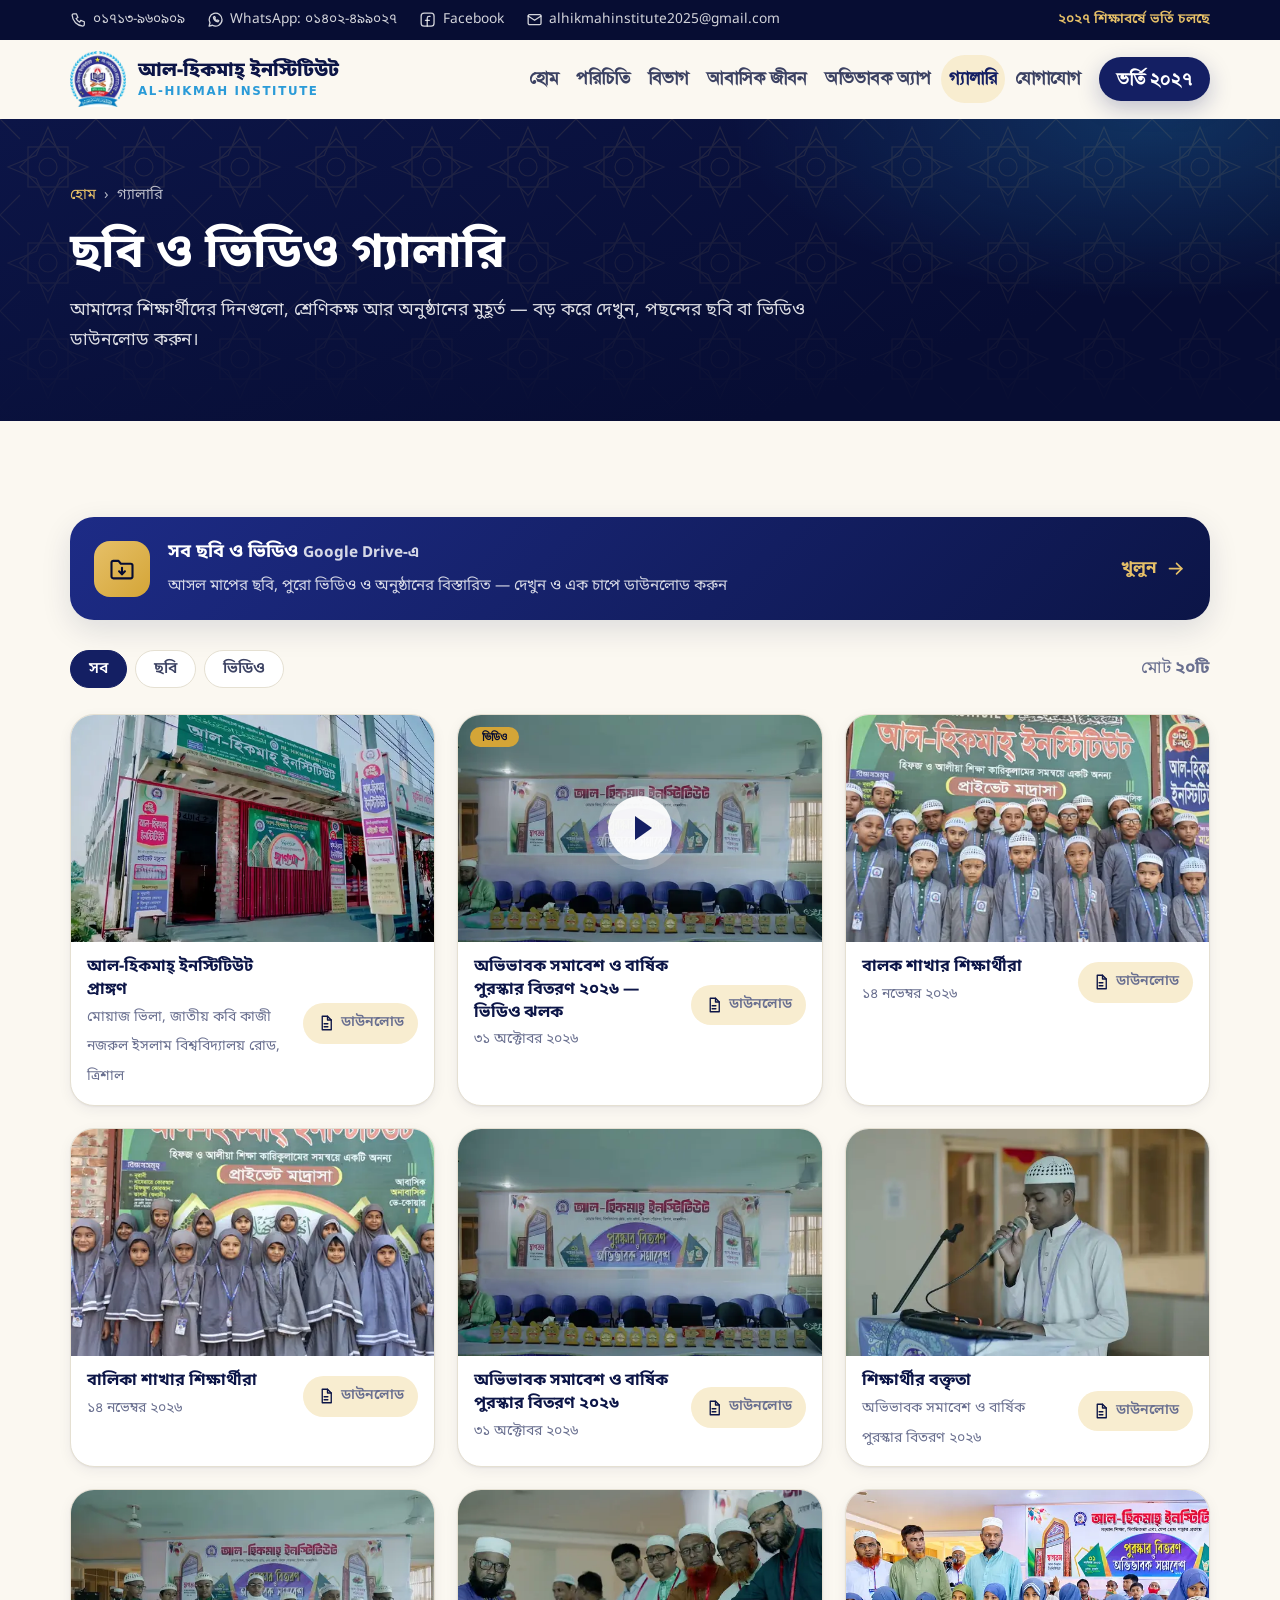
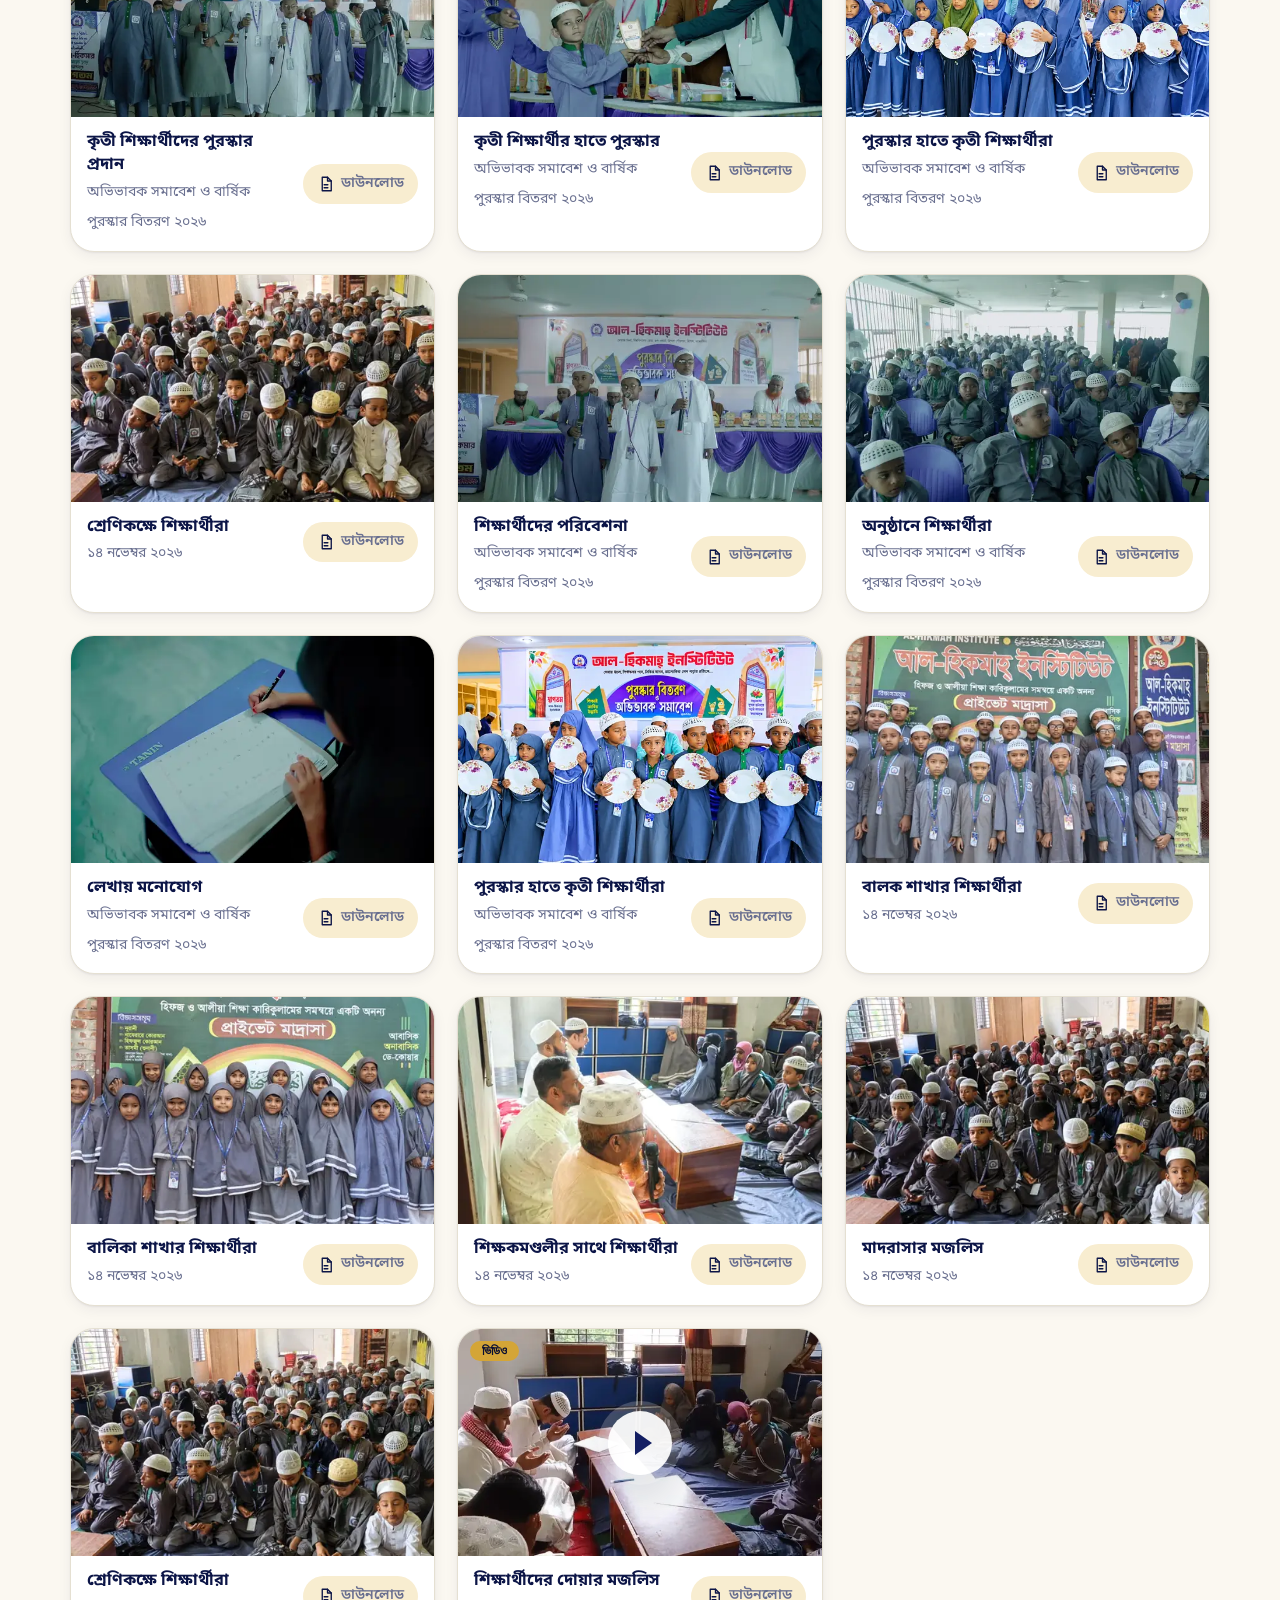
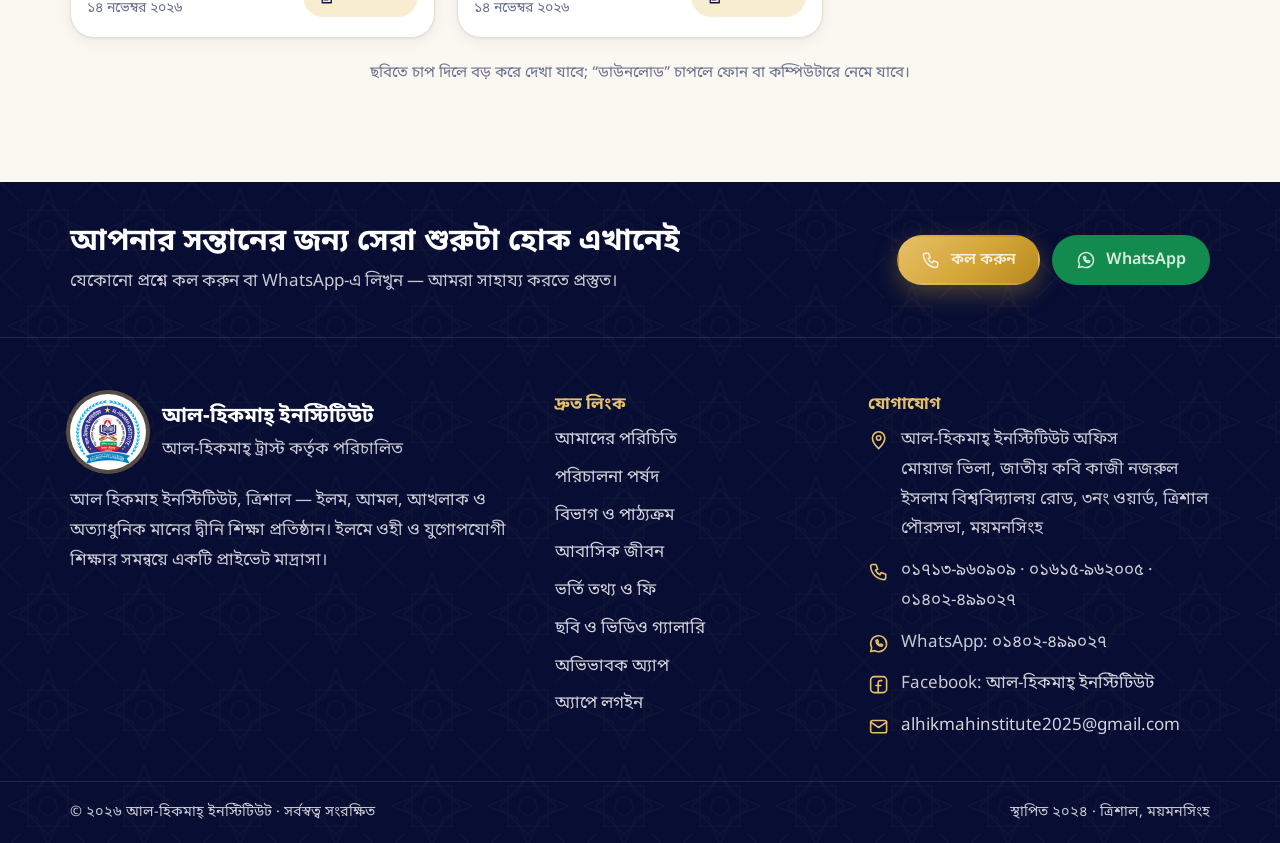
<file: gallery.html>
<!doctype html>
<html lang="bn">
  <head>
    <meta charset="utf-8" />
    <meta name="viewport" content="width=device-width, initial-scale=1" />
    <title>ছবি ও ভিডিও গ্যালারি | আল হিকমাহ ইনস্টিটিউট, ত্রিশাল</title>
    <meta name="description" content="ত্রিশালের আল হিকমাহ ইনস্টিটিউটের শিক্ষার্থী, শ্রেণিকক্ষ ও অনুষ্ঠানের ছবি ও ভিডিও — দেখুন ও ডাউনলোড করুন।" />
    <meta name="robots" content="index, follow, max-image-preview:large, max-snippet:-1, max-video-preview:-1" />
    <link rel="canonical" href="https://www.alhikmahinstitute.online/gallery.html" />
    <meta name="author" content="আল হিকমাহ ইনস্টিটিউট, ত্রিশাল" />
    <meta name="application-name" content="আল-হিকমাহ্ ইনস্টিটিউট" />
    <meta name="theme-color" content="#0c1547" />
    <meta name="format-detection" content="telephone=yes" />

    <!-- WhatsApp, Facebook, Messenger-এ লিংক দিলে যে ছবি ও লেখা দেখায় -->
    <meta property="og:type" content="website" />
    <meta property="og:site_name" content="আল-হিকমাহ্ ইনস্টিটিউট" />
    <meta property="og:title" content="ছবি ও ভিডিও গ্যালারি | আল হিকমাহ ইনস্টিটিউট, ত্রিশাল" />
    <meta property="og:description" content="ত্রিশালের আল হিকমাহ ইনস্টিটিউটের শিক্ষার্থী, শ্রেণিকক্ষ ও অনুষ্ঠানের ছবি ও ভিডিও — দেখুন ও ডাউনলোড করুন।" />
    <meta property="og:url" content="https://www.alhikmahinstitute.online/gallery.html" />
    <meta property="og:image" content="https://www.alhikmahinstitute.online/assets/img/og-image.jpg" />
    <meta property="og:image:type" content="image/jpeg" />
    <meta property="og:image:width" content="1200" />
    <meta property="og:image:height" content="630" />
    <meta property="og:image:alt" content="আল হিকমাহ ইনস্টিটিউট, ত্রিশাল — ইলমে ওহী ও যুগোপযোগী শিক্ষা" />
    <meta property="og:locale" content="bn_BD" />
    <meta name="twitter:card" content="summary_large_image" />
    <meta name="twitter:title" content="ছবি ও ভিডিও গ্যালারি | আল হিকমাহ ইনস্টিটিউট, ত্রিশাল" />
    <meta name="twitter:description" content="ত্রিশালের আল হিকমাহ ইনস্টিটিউটের শিক্ষার্থী, শ্রেণিকক্ষ ও অনুষ্ঠানের ছবি ও ভিডিও — দেখুন ও ডাউনলোড করুন।" />
    <meta name="twitter:image" content="https://www.alhikmahinstitute.online/assets/img/og-image.jpg" />

    <!-- আইকন: ছোটগুলো লোগোর মাঝের চিহ্ন (ট্যাব ও Google-এর খোঁজের ফল), বড়গুলো পুরো লোগো (ফোনের হোম স্ক্রিন) — tools/make_icons.py -->
    <link rel="icon" href="favicon.ico" sizes="16x16 32x32 48x48" />
    <link rel="icon" href="assets/img/favicon-32.png" sizes="32x32" type="image/png" />
    <link rel="icon" href="assets/img/favicon-48.png" sizes="48x48" type="image/png" />
    <link rel="icon" href="assets/img/favicon-192.png" sizes="192x192" type="image/png" />
    <link rel="apple-touch-icon" href="assets/img/apple-touch-icon.png" sizes="180x180" />
    <link rel="manifest" href="site.webmanifest" />

    <link rel="preconnect" href="https://fonts.googleapis.com" />
    <link rel="preconnect" href="https://fonts.gstatic.com" crossorigin />
    <link
      rel="stylesheet"
      href="https://fonts.googleapis.com/css2?family=Amiri:wght@400;700&family=Anek+Bangla:wght@400;500;600&family=Hind+Siliguri:wght@500;600;700&family=Tiro+Bangla:ital@0;1&display=swap"
    />
    <!-- শুধু বাংলা অঙ্ক (০–৯) Noto Sans Bengali থেকে — আনেক বাংলা/হিন্দ শিলিগুড়ির ০ ও ১ ইংরেজির মতো দেখায় -->
    <link
      rel="stylesheet"
      href="https://fonts.googleapis.com/css2?family=Noto+Sans+Bengali:wght@400..800&text=%E0%A7%A6%E0%A7%A7%E0%A7%A8%E0%A7%A9%E0%A7%AA%E0%A7%AB%E0%A7%AC%E0%A7%AD%E0%A7%AE%E0%A7%AF&display=swap"
    />
    <link rel="preload" href="assets/fonts/solaimanlipi.woff2" as="font" type="font/woff2" crossorigin />
    <link rel="stylesheet" href="assets/css/style.css?v=3cdeb0bd" />
    <script type="application/ld+json">
{
  "@context": "https://schema.org",
  "@type": "BreadcrumbList",
  "itemListElement": [
    {
      "@type": "ListItem",
      "position": 1,
      "name": "হোম",
      "item": "https://www.alhikmahinstitute.online/"
    },
    {
      "@type": "ListItem",
      "position": 2,
      "name": "ছবি ও ভিডিও গ্যালারি",
      "item": "https://www.alhikmahinstitute.online/gallery.html"
    }
  ]
}
    </script>
    <script type="application/ld+json">
{
  "@context": "https://schema.org",
  "@type": "VideoObject",
  "name": "অভিভাবক সমাবেশ ও বার্ষিক পুরস্কার বিতরণ ২০২৬ — ভিডিও ঝলক",
  "description": "অভিভাবক সমাবেশ ও বার্ষিক পুরস্কার বিতরণ ২০২৬ — ভিডিও ঝলক — ৩১ অক্টোবর ২০২৬ · আল হিকমাহ ইনস্টিটিউট, ত্রিশাল",
  "thumbnailUrl": [
    "https://www.alhikmahinstitute.online/assets/media/photos/promo-2026-poster-1600.webp",
    "https://www.alhikmahinstitute.online/assets/media/photos/promo-2026-poster-640.webp"
  ],
  "uploadDate": "2026-10-31T12:00:00+06:00",
  "contentUrl": "https://www.alhikmahinstitute.online/assets/media/videos/promo-2026.mp4",
  "inLanguage": "bn"
}
    </script>
    <script type="application/ld+json">
{
  "@context": "https://schema.org",
  "@type": "VideoObject",
  "name": "শিক্ষার্থীদের দোয়ার মজলিস",
  "description": "শিক্ষার্থীদের দোয়ার মজলিস — ১৪ নভেম্বর ২০২৬ · আল হিকমাহ ইনস্টিটিউট, ত্রিশাল",
  "thumbnailUrl": [
    "https://www.alhikmahinstitute.online/assets/media/photos/dua-majlis-poster-1600.webp",
    "https://www.alhikmahinstitute.online/assets/media/photos/dua-majlis-poster-640.webp"
  ],
  "uploadDate": "2026-11-14T12:00:00+06:00",
  "contentUrl": "https://www.alhikmahinstitute.online/assets/media/videos/dua-majlis.mp4",
  "inLanguage": "bn"
}
    </script>
    <script>
      document.documentElement.classList.add('js');
    </script>
  </head>
  <body>
    <a class="skip-link" href="#main">মূল লেখায় যান</a>

    <div class="topbar">
      <div class="wrap">
        <div class="topbar-links">
          <a href="tel:+8801713960909"
            ><svg class="icon" aria-hidden="true"><use href="assets/img/icons.svg#i-phone" /></svg>০১৭১৩-৯৬০৯০৯</a
          >
          <a href="https://wa.me/8801402499027" rel="noopener"
            ><svg class="icon" aria-hidden="true"><use href="assets/img/icons.svg#i-whatsapp" /></svg>WhatsApp: ০১৪০২-৪৯৯০২৭</a
          >
          <a href="https://www.facebook.com/profile.php?id=61571009259680" rel="noopener" target="_blank"
            ><svg class="icon" aria-hidden="true"><use href="assets/img/icons.svg#i-facebook" /></svg>Facebook</a
          >
          <a href="mailto:alhikmahinstitute2025@gmail.com"
            ><svg class="icon" aria-hidden="true"><use href="assets/img/icons.svg#i-mail" /></svg>alhikmahinstitute2025@gmail.com</a
          >
        </div>
        <span class="topbar-note">২০২৭ শিক্ষাবর্ষে ভর্তি চলছে</span>
      </div>
    </div>

    <header class="site-header" id="top">
      <div class="wrap">
        <a class="brand" href="index.html" aria-label="আল-হিকমাহ্ ইনস্টিটিউট — হোম">
          <picture>
            <source srcset="assets/img/logo-128.webp" type="image/webp" />
            <img src="assets/img/logo-128.png" alt="আল হিকমাহ ইনস্টিটিউট লোগো" width="56" height="56" />
          </picture>
          <span class="brand-name">
            <strong>আল-হিকমাহ্ ইনস্টিটিউট</strong>
            <span>AL-HIKMAH INSTITUTE</span>
          </span>
        </a>
        <nav class="nav" id="site-nav" aria-label="প্রধান মেনু">
          <a href="index.html">হোম</a>
          <a href="about.html">পরিচিতি</a>
          <a href="departments.html">বিভাগ</a>
          <a href="residential.html">আবাসিক জীবন</a>
          <a href="app.html">অভিভাবক অ্যাপ</a>
          <a href="gallery.html" aria-current="page">গ্যালারি</a>
          <a href="contact.html">যোগাযোগ</a>
          <a class="btn btn-royal" href="admission.html">ভর্তি ২০২৭</a>
        </nav>
        <button class="menu-toggle" type="button" aria-controls="site-nav" aria-expanded="false" aria-label="মেনু খুলুন">
          <svg class="icon" aria-hidden="true"><use href="assets/img/icons.svg#i-menu" /></svg>
        </button>
      </div>
    </header>

    <main id="main">
<section class="page-hero">
        <div class="pattern" aria-hidden="true"></div>
        <div class="wrap">
          <nav class="crumbs" aria-label="অবস্থান"><a href="index.html">হোম</a><span>›</span><span>গ্যালারি</span></nav>
          <h1>ছবি ও ভিডিও গ্যালারি</h1>
          <p>আমাদের শিক্ষার্থীদের দিনগুলো, শ্রেণিকক্ষ আর অনুষ্ঠানের মুহূর্ত — বড় করে দেখুন, পছন্দের ছবি বা ভিডিও ডাউনলোড করুন।</p>
        </div>
      </section>

      <section class="section" data-gallery>
        <div class="wrap">
          <a class="drive-card reveal" href="https://drive.google.com/drive/folders/1tASVYnOtqxSZGA7i7KyxFi9OkP5pi8wZ?usp=sharing" target="_blank" rel="noopener">
            <span class="drive-icon"><svg class="icon" aria-hidden="true"><use href="assets/img/icons.svg#i-folder" /></svg></span>
            <span class="drive-text">
              <strong>সব ছবি ও ভিডিও <span class="nowrap">Google Drive-এ</span></strong>
              <span>আসল মাপের ছবি, পুরো ভিডিও ও অনুষ্ঠানের বিস্তারিত — দেখুন ও এক চাপে ডাউনলোড করুন</span>
            </span>
            <span class="drive-go">খুলুন <svg class="icon" aria-hidden="true"><use href="assets/img/icons.svg#i-arrow" /></svg></span>
          </a>
          <div class="gallery-bar">
            <div class="chips" role="group" aria-label="কী দেখাবে">
              <button class="chip active" type="button" data-filter="all" aria-pressed="true">সব</button>
              <button class="chip" type="button" data-filter="photo" aria-pressed="false">ছবি</button>
              <button class="chip" type="button" data-filter="video" aria-pressed="false">ভিডিও</button>
            </div>
            <span class="muted">মোট <strong data-count>—</strong></span>
          </div>
          <div class="gallery-grid">
            <p class="muted">ছবি আসছে…</p>
          </div>
          <p class="note-line">ছবিতে চাপ দিলে বড় করে দেখা যাবে; “ডাউনলোড” চাপলে ফোন বা কম্পিউটারে নেমে যাবে।</p>
        </div>
      </section>
    </main>

    <footer class="site-footer">
      <div class="pattern" aria-hidden="true"></div>
      <div class="footer-cta">
        <div class="wrap">
          <div>
            <h2>আপনার সন্তানের জন্য সেরা শুরুটা হোক এখানেই</h2>
            <p>যেকোনো প্রশ্নে কল করুন বা WhatsApp-এ লিখুন — আমরা সাহায্য করতে প্রস্তুত।</p>
          </div>
          <div class="hero-actions">
            <a class="btn btn-gold" href="tel:+8801713960909"
              ><svg class="icon" aria-hidden="true"><use href="assets/img/icons.svg#i-phone" /></svg>কল করুন</a
            >
            <a class="btn btn-green" href="https://wa.me/8801402499027" rel="noopener"
              ><svg class="icon" aria-hidden="true"><use href="assets/img/icons.svg#i-whatsapp" /></svg>WhatsApp</a
            >
          </div>
        </div>
      </div>
      <div class="wrap footer-grid">
        <div>
          <div class="footer-brand">
            <span class="logo-badge"
              ><picture
                ><source srcset="assets/img/logo-128.webp" type="image/webp" />
                <img src="assets/img/logo-128.png" alt="" width="64" height="64" loading="lazy" /></picture
            ></span>
            <div>
              <strong>আল-হিকমাহ্ ইনস্টিটিউট</strong>
              আল-হিকমাহ্ ট্রাস্ট কর্তৃক পরিচালিত
            </div>
          </div>
          <p>আল হিকমাহ ইনস্টিটিউট, ত্রিশাল — ইলম, আমল, আখলাক ও অত্যাধুনিক মানের দ্বীনি শিক্ষা প্রতিষ্ঠান। ইলমে ওহী ও যুগোপযোগী শিক্ষার সমন্বয়ে একটি প্রাইভেট মাদ্রাসা।</p>
        </div>
        <div>
          <h3>দ্রুত লিংক</h3>
          <ul class="footer-links">
            <li><a href="about.html">আমাদের পরিচিতি</a></li>
            <li><a href="board.html">পরিচালনা পর্ষদ</a></li>
            <li><a href="departments.html">বিভাগ ও পাঠ্যক্রম</a></li>
            <li><a href="residential.html">আবাসিক জীবন</a></li>
            <li><a href="admission.html">ভর্তি তথ্য ও ফি</a></li>
            <li><a href="gallery.html">ছবি ও ভিডিও গ্যালারি</a></li>
            <li><a href="app.html">অভিভাবক অ্যাপ</a></li>
            <li><a href="https://al-hikmah-app.onrender.com/" rel="noopener">অ্যাপে লগইন</a></li>
          </ul>
        </div>
        <div>
          <h3>যোগাযোগ</h3>
          <ul class="contact-list">
            <li>
              <svg class="icon" aria-hidden="true"><use href="assets/img/icons.svg#i-pin" /></svg>
              <span>আল-হিকমাহ্ ইনস্টিটিউট অফিস<br />মোয়াজ ভিলা, জাতীয় কবি কাজী নজরুল ইসলাম বিশ্ববিদ্যালয় রোড, ৩নং ওয়ার্ড, ত্রিশাল পৌরসভা, ময়মনসিংহ</span>
            </li>
            <li>
              <svg class="icon" aria-hidden="true"><use href="assets/img/icons.svg#i-phone" /></svg>
              <span
                ><a href="tel:+8801713960909">০১৭১৩-৯৬০৯০৯</a> · <a href="tel:+8801615962005">০১৬১৫-৯৬২০০৫</a> ·
                <a href="tel:+8801402499027">০১৪০২-৪৯৯০২৭</a></span
              >
            </li>
            <li>
              <svg class="icon" aria-hidden="true"><use href="assets/img/icons.svg#i-whatsapp" /></svg>
              <span>WhatsApp: <a href="https://wa.me/8801402499027" rel="noopener">০১৪০২-৪৯৯০২৭</a></span>
            </li>
            <li>
              <svg class="icon" aria-hidden="true"><use href="assets/img/icons.svg#i-facebook" /></svg>
              <span>Facebook: <a href="https://www.facebook.com/profile.php?id=61571009259680" rel="noopener" target="_blank">আল-হিকমাহ্ ইনস্টিটিউট</a></span>
            </li>
            <li>
              <svg class="icon" aria-hidden="true"><use href="assets/img/icons.svg#i-mail" /></svg>
              <a href="mailto:alhikmahinstitute2025@gmail.com">alhikmahinstitute2025@gmail.com</a>
            </li>
          </ul>
        </div>
      </div>
      <div class="footer-bottom">
        <div class="wrap">
          <span>© <span data-year>২০২৬</span> আল-হিকমাহ্ ইনস্টিটিউট · সর্বস্বত্ব সংরক্ষিত</span>
          <span>স্থাপিত ২০২৪ · ত্রিশাল, ময়মনসিংহ</span>
        </div>
      </div>
    </footer>

    <div class="float-actions">
      <a class="wa" href="https://wa.me/8801402499027" rel="noopener" aria-label="WhatsApp-এ লিখুন: ০১৪০২-৪৯৯০২৭"
        ><svg class="icon" aria-hidden="true"><use href="assets/img/icons.svg#i-whatsapp" /></svg
      ></a>
      <a class="call" href="tel:+8801713960909" aria-label="কল করুন"
        ><svg class="icon" aria-hidden="true"><use href="assets/img/icons.svg#i-phone" /></svg
      ></a>
    </div>

    <script src="assets/js/main.js?v=217b203b" defer></script>
    <script src="assets/js/gallery.js?v=27703418" defer></script>
  </body>
</html>
</file>
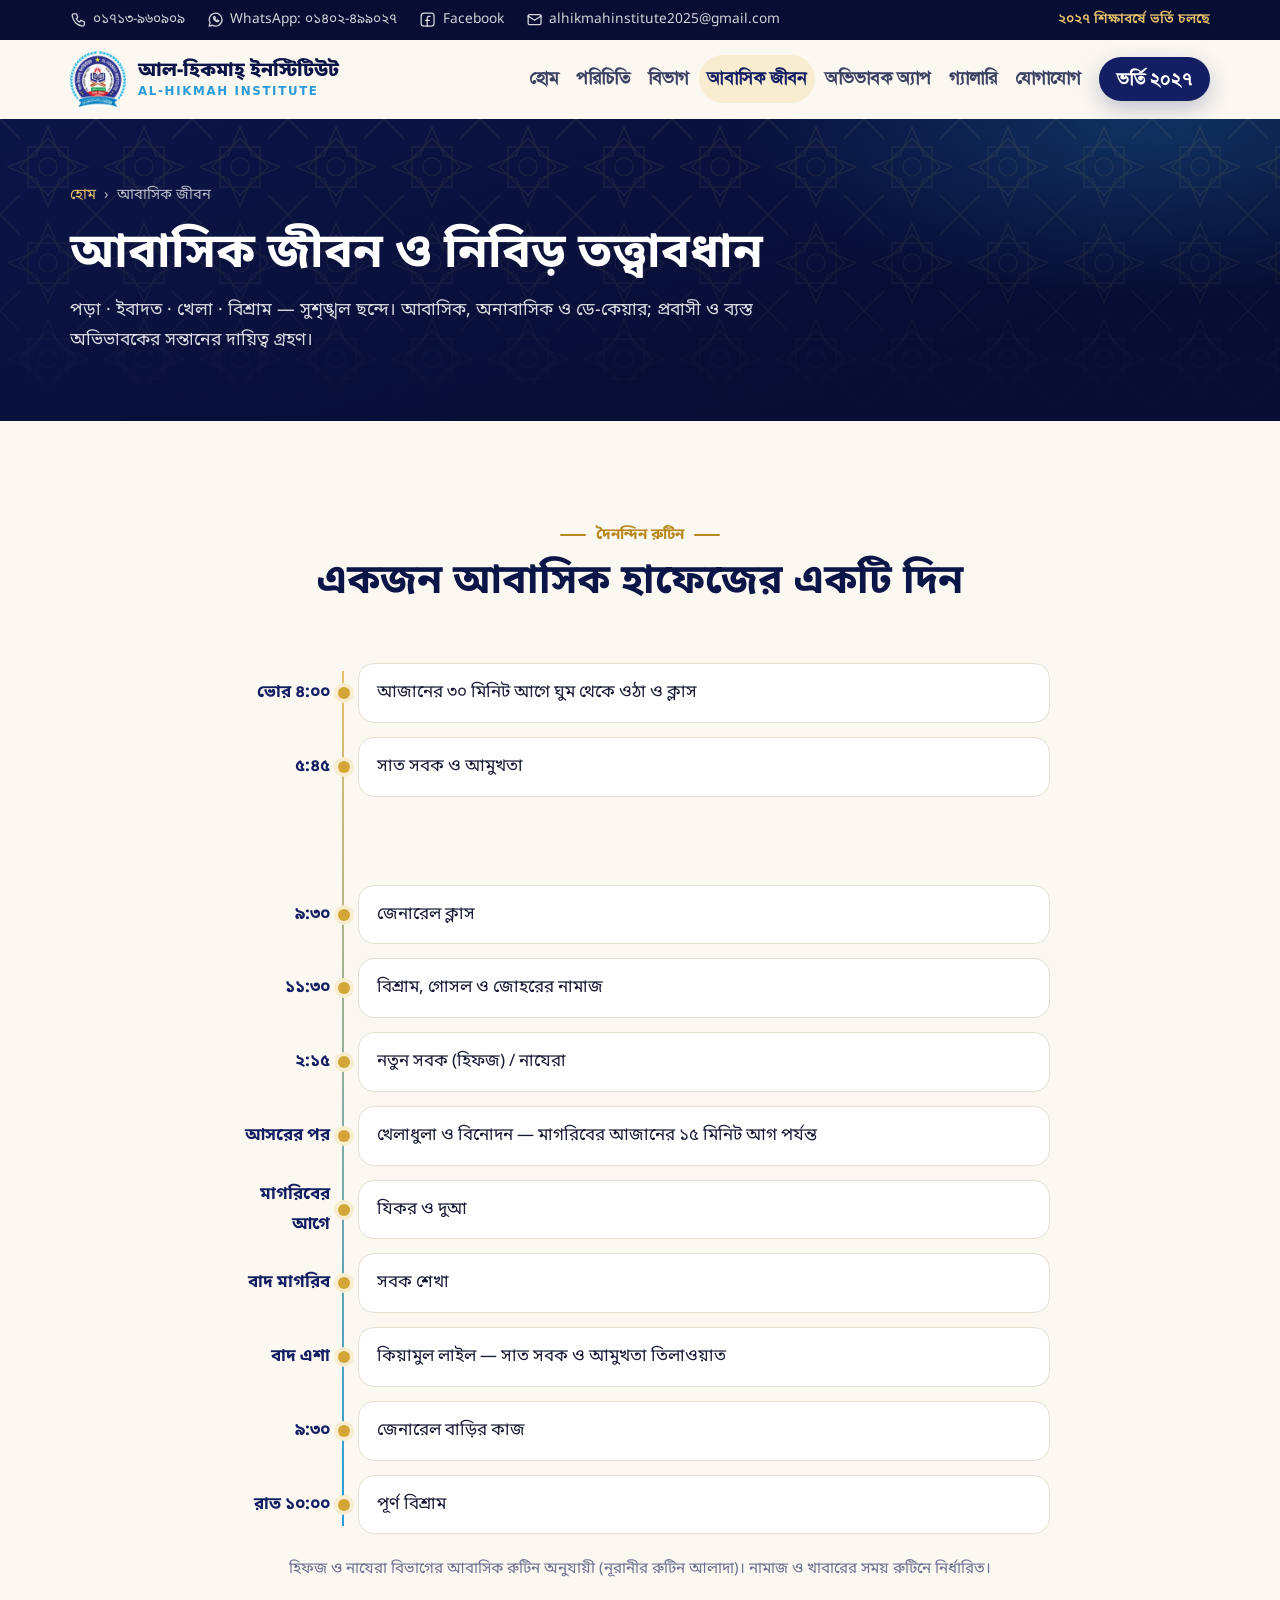
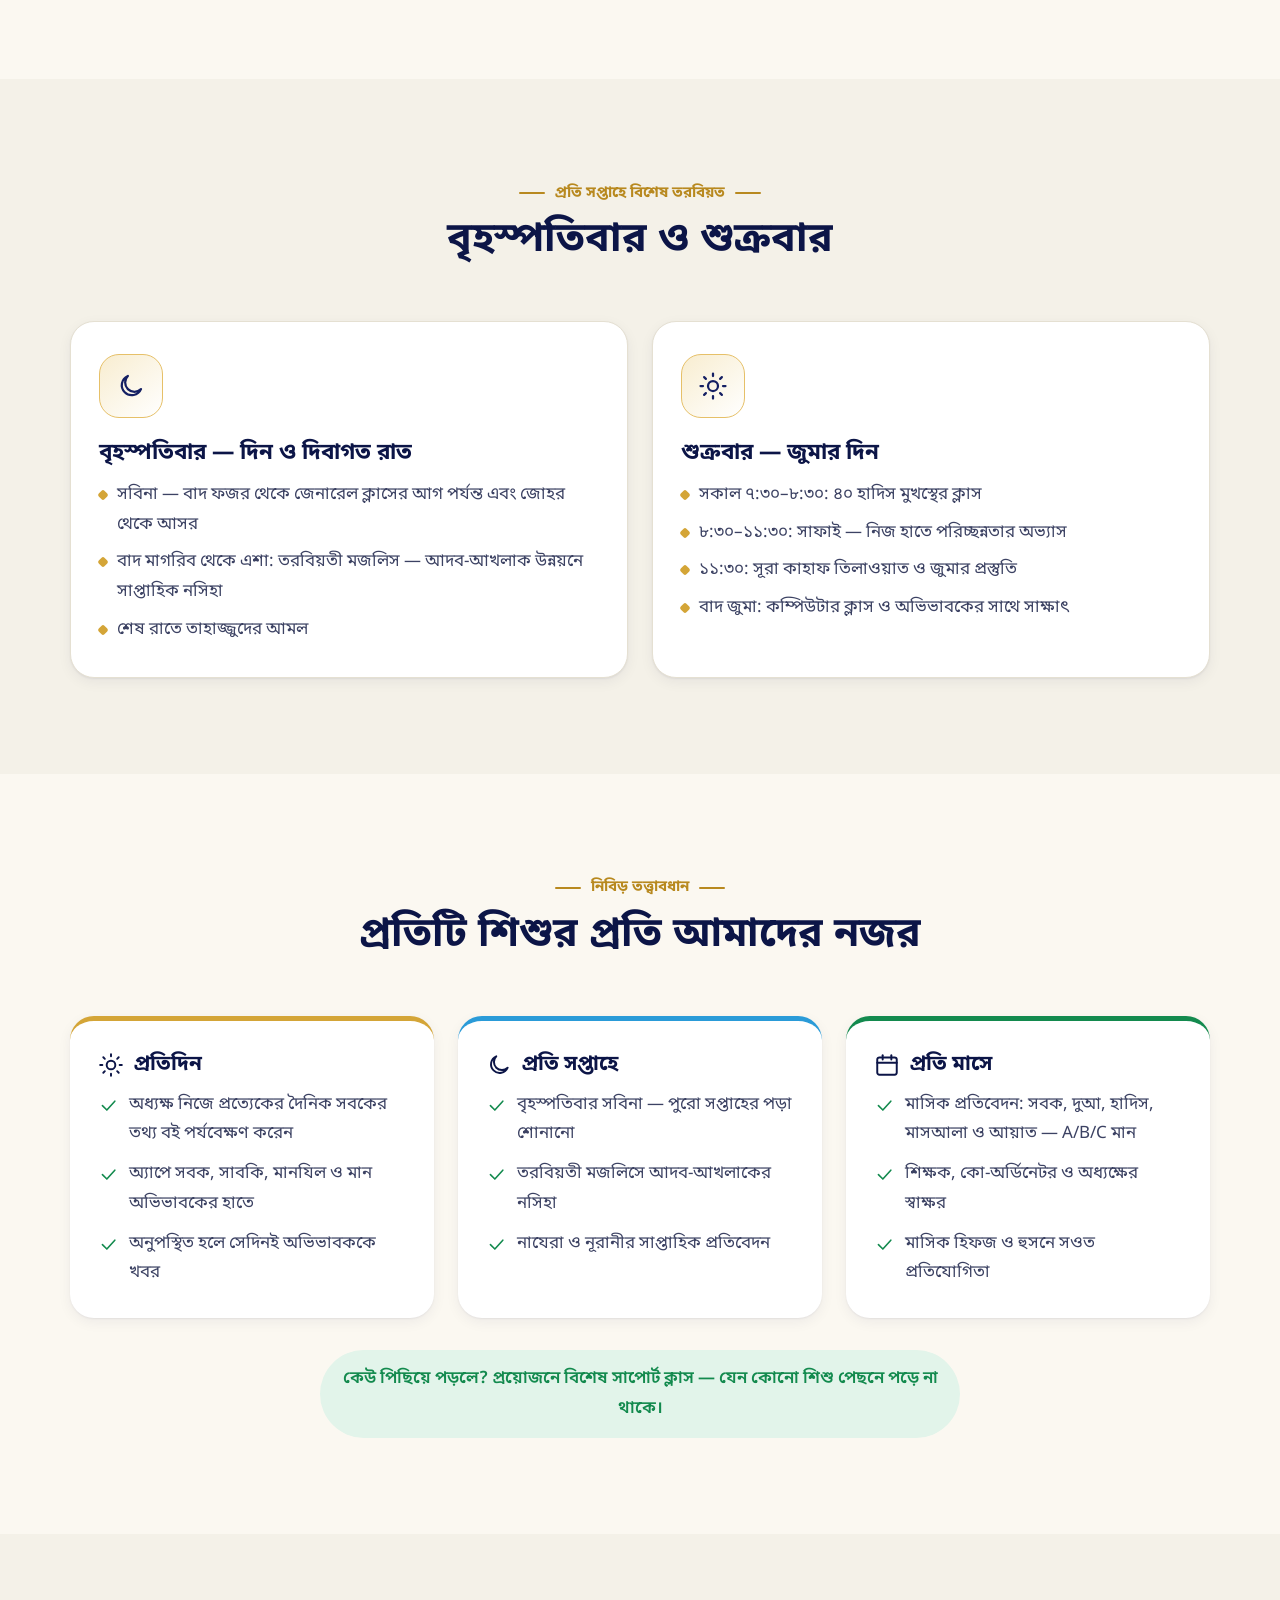
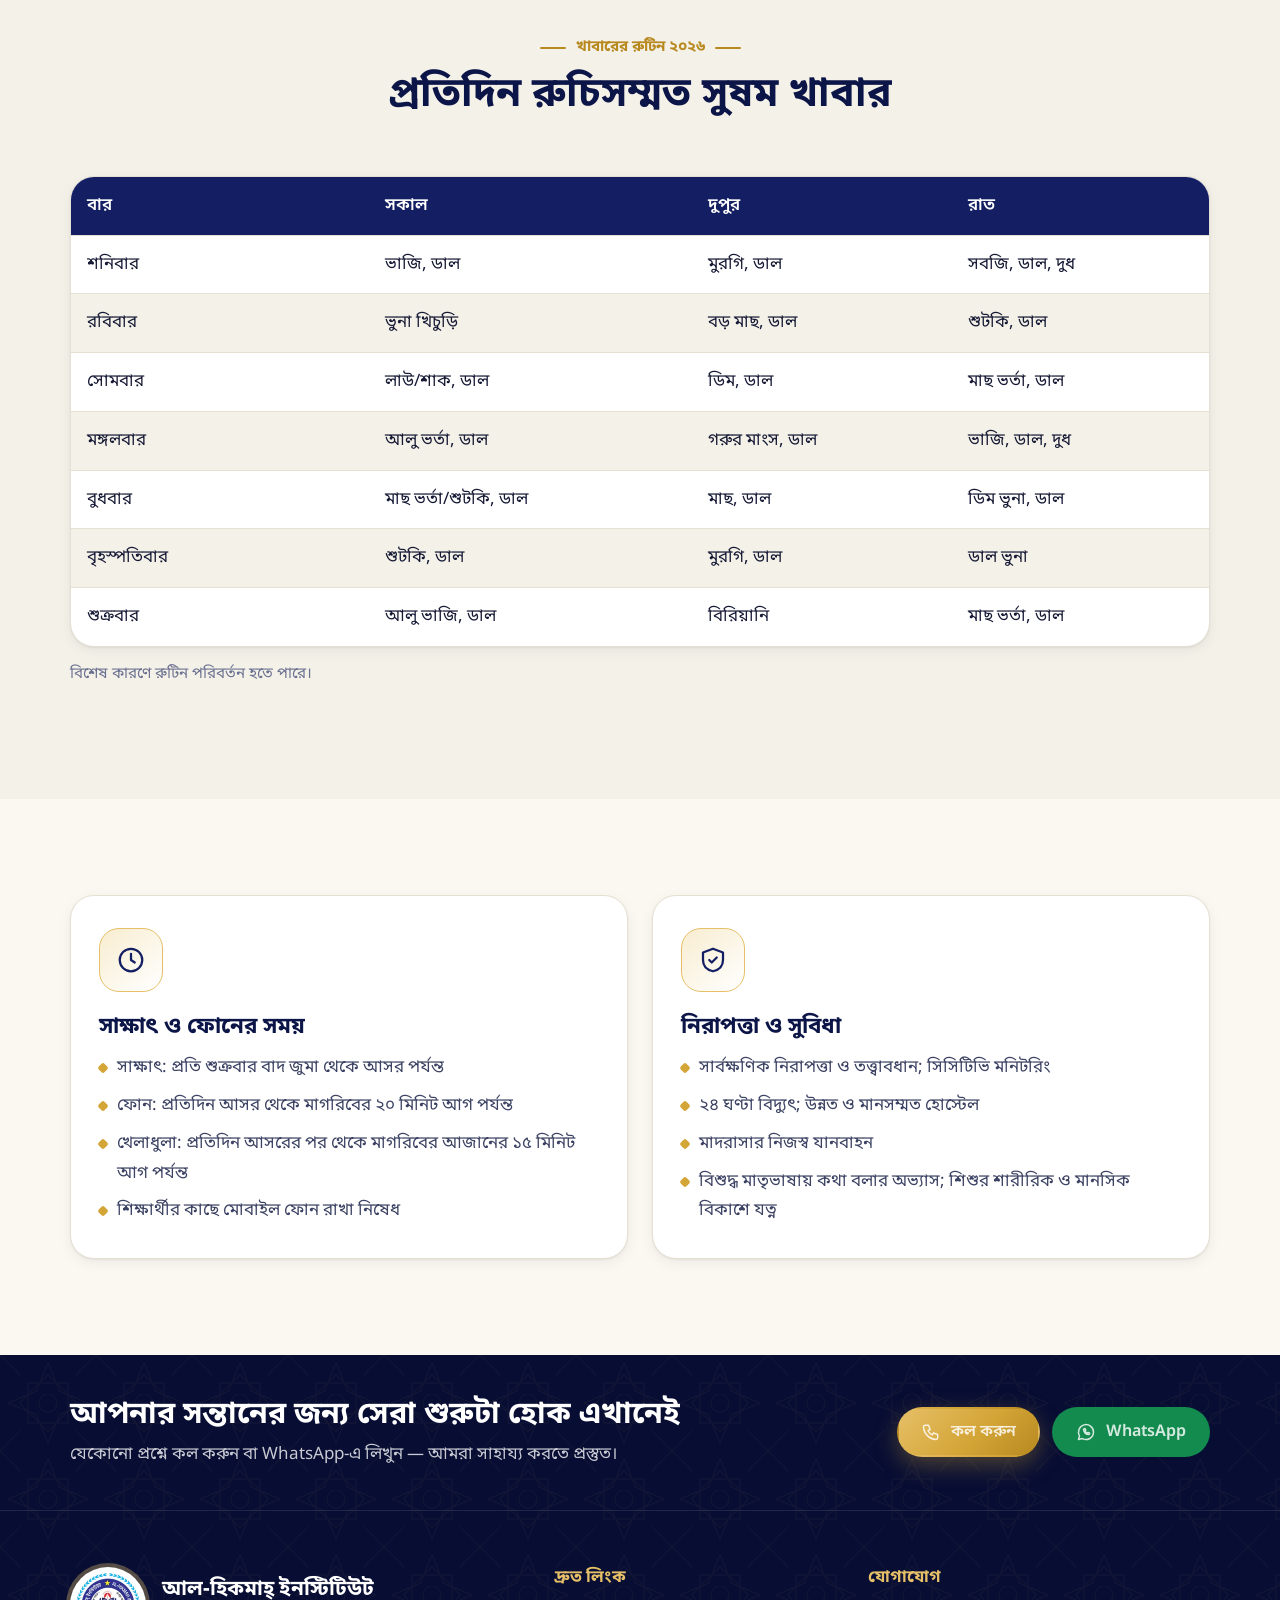
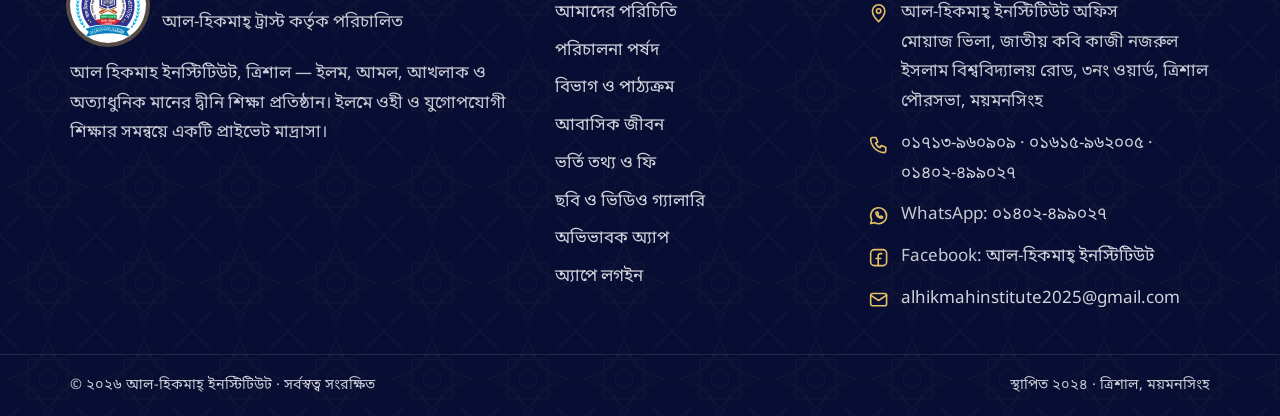
<file: residential.html>
<!doctype html>
<html lang="bn">
  <head>
    <meta charset="utf-8" />
    <meta name="viewport" content="width=device-width, initial-scale=1" />
    <title>আবাসিক জীবন | আল হিকমাহ ইনস্টিটিউট, ত্রিশাল</title>
    <meta name="description" content="আল হিকমাহ ইনস্টিটিউটের আবাসিক জীবন — হাফেজের দৈনন্দিন রুটিন, সাপ্তাহিক তরবিয়ত, তত্ত্বাবধান, খাবারের রুটিন, সাক্ষাৎ ও ফোনের সময়।" />
    <meta name="robots" content="index, follow, max-image-preview:large, max-snippet:-1, max-video-preview:-1" />
    <link rel="canonical" href="https://www.alhikmahinstitute.online/residential.html" />
    <meta name="author" content="আল হিকমাহ ইনস্টিটিউট, ত্রিশাল" />
    <meta name="application-name" content="আল-হিকমাহ্ ইনস্টিটিউট" />
    <meta name="theme-color" content="#0c1547" />
    <meta name="format-detection" content="telephone=yes" />

    <!-- WhatsApp, Facebook, Messenger-এ লিংক দিলে যে ছবি ও লেখা দেখায় -->
    <meta property="og:type" content="website" />
    <meta property="og:site_name" content="আল-হিকমাহ্ ইনস্টিটিউট" />
    <meta property="og:title" content="আবাসিক জীবন | আল হিকমাহ ইনস্টিটিউট, ত্রিশাল" />
    <meta property="og:description" content="আল হিকমাহ ইনস্টিটিউটের আবাসিক জীবন — হাফেজের দৈনন্দিন রুটিন, সাপ্তাহিক তরবিয়ত, তত্ত্বাবধান, খাবারের রুটিন, সাক্ষাৎ ও ফোনের সময়।" />
    <meta property="og:url" content="https://www.alhikmahinstitute.online/residential.html" />
    <meta property="og:image" content="https://www.alhikmahinstitute.online/assets/img/og-image.jpg" />
    <meta property="og:image:type" content="image/jpeg" />
    <meta property="og:image:width" content="1200" />
    <meta property="og:image:height" content="630" />
    <meta property="og:image:alt" content="আল হিকমাহ ইনস্টিটিউট, ত্রিশাল — ইলমে ওহী ও যুগোপযোগী শিক্ষা" />
    <meta property="og:locale" content="bn_BD" />
    <meta name="twitter:card" content="summary_large_image" />
    <meta name="twitter:title" content="আবাসিক জীবন | আল হিকমাহ ইনস্টিটিউট, ত্রিশাল" />
    <meta name="twitter:description" content="আল হিকমাহ ইনস্টিটিউটের আবাসিক জীবন — হাফেজের দৈনন্দিন রুটিন, সাপ্তাহিক তরবিয়ত, তত্ত্বাবধান, খাবারের রুটিন, সাক্ষাৎ ও ফোনের সময়।" />
    <meta name="twitter:image" content="https://www.alhikmahinstitute.online/assets/img/og-image.jpg" />

    <!-- আইকন: ছোটগুলো লোগোর মাঝের চিহ্ন (ট্যাব ও Google-এর খোঁজের ফল), বড়গুলো পুরো লোগো (ফোনের হোম স্ক্রিন) — tools/make_icons.py -->
    <link rel="icon" href="favicon.ico" sizes="16x16 32x32 48x48" />
    <link rel="icon" href="assets/img/favicon-32.png" sizes="32x32" type="image/png" />
    <link rel="icon" href="assets/img/favicon-48.png" sizes="48x48" type="image/png" />
    <link rel="icon" href="assets/img/favicon-192.png" sizes="192x192" type="image/png" />
    <link rel="apple-touch-icon" href="assets/img/apple-touch-icon.png" sizes="180x180" />
    <link rel="manifest" href="site.webmanifest" />

    <link rel="preconnect" href="https://fonts.googleapis.com" />
    <link rel="preconnect" href="https://fonts.gstatic.com" crossorigin />
    <link
      rel="stylesheet"
      href="https://fonts.googleapis.com/css2?family=Amiri:wght@400;700&family=Anek+Bangla:wght@400;500;600&family=Hind+Siliguri:wght@500;600;700&family=Tiro+Bangla:ital@0;1&display=swap"
    />
    <!-- শুধু বাংলা অঙ্ক (০–৯) Noto Sans Bengali থেকে — আনেক বাংলা/হিন্দ শিলিগুড়ির ০ ও ১ ইংরেজির মতো দেখায় -->
    <link
      rel="stylesheet"
      href="https://fonts.googleapis.com/css2?family=Noto+Sans+Bengali:wght@400..800&text=%E0%A7%A6%E0%A7%A7%E0%A7%A8%E0%A7%A9%E0%A7%AA%E0%A7%AB%E0%A7%AC%E0%A7%AD%E0%A7%AE%E0%A7%AF&display=swap"
    />
    <link rel="preload" href="assets/fonts/solaimanlipi.woff2" as="font" type="font/woff2" crossorigin />
    <link rel="stylesheet" href="assets/css/style.css?v=3cdeb0bd" />
    <script type="application/ld+json">
{
  "@context": "https://schema.org",
  "@type": "BreadcrumbList",
  "itemListElement": [
    {
      "@type": "ListItem",
      "position": 1,
      "name": "হোম",
      "item": "https://www.alhikmahinstitute.online/"
    },
    {
      "@type": "ListItem",
      "position": 2,
      "name": "আবাসিক জীবন ও নিবিড় তত্ত্বাবধান",
      "item": "https://www.alhikmahinstitute.online/residential.html"
    }
  ]
}
    </script>
    <script>
      document.documentElement.classList.add('js');
    </script>
  </head>
  <body>
    <a class="skip-link" href="#main">মূল লেখায় যান</a>

    <div class="topbar">
      <div class="wrap">
        <div class="topbar-links">
          <a href="tel:+8801713960909"
            ><svg class="icon" aria-hidden="true"><use href="assets/img/icons.svg#i-phone" /></svg>০১৭১৩-৯৬০৯০৯</a
          >
          <a href="https://wa.me/8801402499027" rel="noopener"
            ><svg class="icon" aria-hidden="true"><use href="assets/img/icons.svg#i-whatsapp" /></svg>WhatsApp: ০১৪০২-৪৯৯০২৭</a
          >
          <a href="https://www.facebook.com/profile.php?id=61571009259680" rel="noopener" target="_blank"
            ><svg class="icon" aria-hidden="true"><use href="assets/img/icons.svg#i-facebook" /></svg>Facebook</a
          >
          <a href="mailto:alhikmahinstitute2025@gmail.com"
            ><svg class="icon" aria-hidden="true"><use href="assets/img/icons.svg#i-mail" /></svg>alhikmahinstitute2025@gmail.com</a
          >
        </div>
        <span class="topbar-note">২০২৭ শিক্ষাবর্ষে ভর্তি চলছে</span>
      </div>
    </div>

    <header class="site-header" id="top">
      <div class="wrap">
        <a class="brand" href="index.html" aria-label="আল-হিকমাহ্ ইনস্টিটিউট — হোম">
          <picture>
            <source srcset="assets/img/logo-128.webp" type="image/webp" />
            <img src="assets/img/logo-128.png" alt="আল হিকমাহ ইনস্টিটিউট লোগো" width="56" height="56" />
          </picture>
          <span class="brand-name">
            <strong>আল-হিকমাহ্ ইনস্টিটিউট</strong>
            <span>AL-HIKMAH INSTITUTE</span>
          </span>
        </a>
        <nav class="nav" id="site-nav" aria-label="প্রধান মেনু">
          <a href="index.html">হোম</a>
          <a href="about.html">পরিচিতি</a>
          <a href="departments.html">বিভাগ</a>
          <a href="residential.html" aria-current="page">আবাসিক জীবন</a>
          <a href="app.html">অভিভাবক অ্যাপ</a>
          <a href="gallery.html">গ্যালারি</a>
          <a href="contact.html">যোগাযোগ</a>
          <a class="btn btn-royal" href="admission.html">ভর্তি ২০২৭</a>
        </nav>
        <button class="menu-toggle" type="button" aria-controls="site-nav" aria-expanded="false" aria-label="মেনু খুলুন">
          <svg class="icon" aria-hidden="true"><use href="assets/img/icons.svg#i-menu" /></svg>
        </button>
      </div>
    </header>

    <main id="main">
<section class="page-hero">
        <div class="pattern" aria-hidden="true"></div>
        <div class="wrap">
          <nav class="crumbs" aria-label="অবস্থান"><a href="index.html">হোম</a><span>›</span><span>আবাসিক জীবন</span></nav>
          <h1>আবাসিক জীবন ও নিবিড় তত্ত্বাবধান</h1>
          <p>পড়া · ইবাদত · খেলা · বিশ্রাম — সুশৃঙ্খল ছন্দে। আবাসিক, অনাবাসিক ও ডে-কেয়ার; প্রবাসী ও ব্যস্ত অভিভাবকের সন্তানের দায়িত্ব গ্রহণ।</p>
        </div>
      </section>

      <!-- দিনের রুটিন -->
      <section class="section">
        <div class="wrap">
          <div class="section-head reveal">
            <span class="kicker">দৈনন্দিন রুটিন</span>
            <h2>একজন আবাসিক হাফেজের একটি দিন</h2>
          </div>
          <div class="timeline">
            <div class="tl reveal"><time>ভোর ৪:০০</time><div>আজানের ৩০ মিনিট আগে ঘুম থেকে ওঠা ও ক্লাস</div></div>
            <div class="tl reveal"><time>৫:৪৫</time><div>সাত সবক ও আমুখতা</div></div>
            <div class="tl reveal"><time>৭:৩০</time><div>আমুখতা ও তিলাওয়াত, মাশকুল কুরআন</div></div>
            <div class="tl reveal"><time>৯:৩০</time><div>জেনারেল ক্লাস</div></div>
            <div class="tl reveal"><time>১১:৩০</time><div>বিশ্রাম, গোসল ও জোহরের নামাজ</div></div>
            <div class="tl reveal"><time>২:১৫</time><div>নতুন সবক (হিফজ) / নাযেরা</div></div>
            <div class="tl reveal"><time>আসরের পর</time><div>খেলাধুলা ও বিনোদন — মাগরিবের আজানের ১৫ মিনিট আগ পর্যন্ত</div></div>
            <div class="tl reveal"><time>মাগরিবের আগে</time><div>যিকর ও দুআ</div></div>
            <div class="tl reveal"><time>বাদ মাগরিব</time><div>সবক শেখা</div></div>
            <div class="tl reveal"><time>বাদ এশা</time><div>কিয়ামুল লাইল — সাত সবক ও আমুখতা তিলাওয়াত</div></div>
            <div class="tl reveal"><time>৯:৩০</time><div>জেনারেল বাড়ির কাজ</div></div>
            <div class="tl reveal"><time>রাত ১০:০০</time><div>পূর্ণ বিশ্রাম</div></div>
          </div>
          <p class="note-line">হিফজ ও নাযেরা বিভাগের আবাসিক রুটিন অনুযায়ী (নূরানীর রুটিন আলাদা)। নামাজ ও খাবারের সময় রুটিনে নির্ধারিত।</p>
        </div>
      </section>

      <!-- সপ্তাহের তরবিয়ত -->
      <section class="section tint">
        <div class="wrap">
          <div class="section-head reveal">
            <span class="kicker">প্রতি সপ্তাহে বিশেষ তরবিয়ত</span>
            <h2>বৃহস্পতিবার ও শুক্রবার</h2>
          </div>
          <div class="cards-2">
            <article class="card reveal">
              <div class="card-icon"><svg class="icon" aria-hidden="true"><use href="assets/img/icons.svg#i-moon" /></svg></div>
              <h3>বৃহস্পতিবার — দিন ও দিবাগত রাত</h3>
              <ul>
                <li>সবিনা — বাদ ফজর থেকে জেনারেল ক্লাসের আগ পর্যন্ত এবং জোহর থেকে আসর</li>
                <li>বাদ মাগরিব থেকে এশা: তরবিয়তী মজলিস — আদব-আখলাক উন্নয়নে সাপ্তাহিক নসিহা</li>
                <li>শেষ রাতে তাহাজ্জুদের আমল</li>
              </ul>
            </article>
            <article class="card reveal">
              <div class="card-icon"><svg class="icon" aria-hidden="true"><use href="assets/img/icons.svg#i-sun" /></svg></div>
              <h3>শুক্রবার — জুমার দিন</h3>
              <ul>
                <li>সকাল ৭:৩০–৮:৩০: ৪০ হাদিস মুখস্থের ক্লাস</li>
                <li>৮:৩০–১১:৩০: সাফাই — নিজ হাতে পরিচ্ছন্নতার অভ্যাস</li>
                <li>১১:৩০: সূরা কাহাফ তিলাওয়াত ও জুমার প্রস্তুতি</li>
                <li>বাদ জুমা: কম্পিউটার ক্লাস ও অভিভাবকের সাথে সাক্ষাৎ</li>
              </ul>
            </article>
          </div>
        </div>
      </section>

      <!-- তত্ত্বাবধান -->
      <section class="section">
        <div class="wrap">
          <div class="section-head reveal">
            <span class="kicker">নিবিড় তত্ত্বাবধান</span>
            <h2>প্রতিটি শিশুর প্রতি আমাদের নজর</h2>
          </div>
          <div class="care-grid">
            <div class="care reveal">
              <h3><svg class="icon" aria-hidden="true"><use href="assets/img/icons.svg#i-sun" /></svg>প্রতিদিন</h3>
              <ul>
                <li><svg class="icon" aria-hidden="true"><use href="assets/img/icons.svg#i-check" /></svg>অধ্যক্ষ নিজে প্রত্যেকের দৈনিক সবকের তথ্য বই পর্যবেক্ষণ করেন</li>
                <li><svg class="icon" aria-hidden="true"><use href="assets/img/icons.svg#i-check" /></svg>অ্যাপে সবক, সাবকি, মানযিল ও মান অভিভাবকের হাতে</li>
                <li><svg class="icon" aria-hidden="true"><use href="assets/img/icons.svg#i-check" /></svg>অনুপস্থিত হলে সেদিনই অভিভাবককে খবর</li>
              </ul>
            </div>
            <div class="care reveal">
              <h3><svg class="icon" aria-hidden="true"><use href="assets/img/icons.svg#i-moon" /></svg>প্রতি সপ্তাহে</h3>
              <ul>
                <li><svg class="icon" aria-hidden="true"><use href="assets/img/icons.svg#i-check" /></svg>বৃহস্পতিবার সবিনা — পুরো সপ্তাহের পড়া শোনানো</li>
                <li><svg class="icon" aria-hidden="true"><use href="assets/img/icons.svg#i-check" /></svg>তরবিয়তী মজলিসে আদব-আখলাকের নসিহা</li>
                <li><svg class="icon" aria-hidden="true"><use href="assets/img/icons.svg#i-check" /></svg>নাযেরা ও নূরানীর সাপ্তাহিক প্রতিবেদন</li>
              </ul>
            </div>
            <div class="care reveal">
              <h3><svg class="icon" aria-hidden="true"><use href="assets/img/icons.svg#i-calendar" /></svg>প্রতি মাসে</h3>
              <ul>
                <li><svg class="icon" aria-hidden="true"><use href="assets/img/icons.svg#i-check" /></svg>মাসিক প্রতিবেদন: সবক, দুআ, হাদিস, মাসআলা ও আয়াত — A/B/C মান</li>
                <li><svg class="icon" aria-hidden="true"><use href="assets/img/icons.svg#i-check" /></svg>শিক্ষক, কো-অর্ডিনেটর ও অধ্যক্ষের স্বাক্ষর</li>
                <li><svg class="icon" aria-hidden="true"><use href="assets/img/icons.svg#i-check" /></svg>মাসিক হিফজ ও হুসনে সওত প্রতিযোগিতা</li>
              </ul>
            </div>
          </div>
          <p class="care-note reveal">কেউ পিছিয়ে পড়লে? প্রয়োজনে বিশেষ সাপোর্ট ক্লাস — যেন কোনো শিশু পেছনে পড়ে না থাকে।</p>
        </div>
      </section>

      <!-- খাবার -->
      <section class="section tint">
        <div class="wrap">
          <div class="section-head reveal">
            <span class="kicker">খাবারের রুটিন ২০২৬</span>
            <h2>প্রতিদিন রুচিসম্মত সুষম খাবার</h2>
          </div>
          <div class="table-wrap reveal">
            <table class="table">
              <thead>
                <tr><th>বার</th><th>সকাল</th><th>দুপুর</th><th>রাত</th></tr>
              </thead>
              <tbody>
                <tr><td>শনিবার</td><td>ভাজি, ডাল</td><td>মুরগি, ডাল</td><td>সবজি, ডাল, দুধ</td></tr>
                <tr><td>রবিবার</td><td>ভুনা খিচুড়ি</td><td>বড় মাছ, ডাল</td><td>শুটকি, ডাল</td></tr>
                <tr><td>সোমবার</td><td>লাউ/শাক, ডাল</td><td>ডিম, ডাল</td><td>মাছ ভর্তা, ডাল</td></tr>
                <tr><td>মঙ্গলবার</td><td>আলু ভর্তা, ডাল</td><td>গরুর মাংস, ডাল</td><td>ভাজি, ডাল, দুধ</td></tr>
                <tr><td>বুধবার</td><td>মাছ ভর্তা/শুটকি, ডাল</td><td>মাছ, ডাল</td><td>ডিম ভুনা, ডাল</td></tr>
                <tr><td>বৃহস্পতিবার</td><td>শুটকি, ডাল</td><td>মুরগি, ডাল</td><td>ডাল ভুনা</td></tr>
                <tr><td>শুক্রবার</td><td>আলু ভাজি, ডাল</td><td>বিরিয়ানি</td><td>মাছ ভর্তা, ডাল</td></tr>
              </tbody>
            </table>
          </div>
          <p class="table-note">বিশেষ কারণে রুটিন পরিবর্তন হতে পারে।</p>
        </div>
      </section>

      <!-- সাক্ষাৎ, ফোন, নিরাপত্তা -->
      <section class="section">
        <div class="wrap cards-2">
          <article class="card reveal">
            <div class="card-icon"><svg class="icon" aria-hidden="true"><use href="assets/img/icons.svg#i-clock" /></svg></div>
            <h3>সাক্ষাৎ ও ফোনের সময়</h3>
            <ul>
              <li>সাক্ষাৎ: প্রতি শুক্রবার বাদ জুমা থেকে আসর পর্যন্ত</li>
              <li>ফোন: প্রতিদিন আসর থেকে মাগরিবের ২০ মিনিট আগ পর্যন্ত</li>
              <li>খেলাধুলা: প্রতিদিন আসরের পর থেকে মাগরিবের আজানের ১৫ মিনিট আগ পর্যন্ত</li>
              <li>শিক্ষার্থীর কাছে মোবাইল ফোন রাখা নিষেধ</li>
            </ul>
          </article>
          <article class="card reveal">
            <div class="card-icon"><svg class="icon" aria-hidden="true"><use href="assets/img/icons.svg#i-shield" /></svg></div>
            <h3>নিরাপত্তা ও সুবিধা</h3>
            <ul>
              <li>সার্বক্ষণিক নিরাপত্তা ও তত্ত্বাবধান; সিসিটিভি মনিটরিং</li>
              <li>২৪ ঘণ্টা বিদ্যুৎ; উন্নত ও মানসম্মত হোস্টেল</li>
              <li>মাদরাসার নিজস্ব যানবাহন</li>
              <li>বিশুদ্ধ মাতৃভাষায় কথা বলার অভ্যাস; শিশুর শারীরিক ও মানসিক বিকাশে যত্ন</li>
            </ul>
          </article>
        </div>
      </section>
    </main>

    <footer class="site-footer">
      <div class="pattern" aria-hidden="true"></div>
      <div class="footer-cta">
        <div class="wrap">
          <div>
            <h2>আপনার সন্তানের জন্য সেরা শুরুটা হোক এখানেই</h2>
            <p>যেকোনো প্রশ্নে কল করুন বা WhatsApp-এ লিখুন — আমরা সাহায্য করতে প্রস্তুত।</p>
          </div>
          <div class="hero-actions">
            <a class="btn btn-gold" href="tel:+8801713960909"
              ><svg class="icon" aria-hidden="true"><use href="assets/img/icons.svg#i-phone" /></svg>কল করুন</a
            >
            <a class="btn btn-green" href="https://wa.me/8801402499027" rel="noopener"
              ><svg class="icon" aria-hidden="true"><use href="assets/img/icons.svg#i-whatsapp" /></svg>WhatsApp</a
            >
          </div>
        </div>
      </div>
      <div class="wrap footer-grid">
        <div>
          <div class="footer-brand">
            <span class="logo-badge"
              ><picture
                ><source srcset="assets/img/logo-128.webp" type="image/webp" />
                <img src="assets/img/logo-128.png" alt="" width="64" height="64" loading="lazy" /></picture
            ></span>
            <div>
              <strong>আল-হিকমাহ্ ইনস্টিটিউট</strong>
              আল-হিকমাহ্ ট্রাস্ট কর্তৃক পরিচালিত
            </div>
          </div>
          <p>আল হিকমাহ ইনস্টিটিউট, ত্রিশাল — ইলম, আমল, আখলাক ও অত্যাধুনিক মানের দ্বীনি শিক্ষা প্রতিষ্ঠান। ইলমে ওহী ও যুগোপযোগী শিক্ষার সমন্বয়ে একটি প্রাইভেট মাদ্রাসা।</p>
        </div>
        <div>
          <h3>দ্রুত লিংক</h3>
          <ul class="footer-links">
            <li><a href="about.html">আমাদের পরিচিতি</a></li>
            <li><a href="board.html">পরিচালনা পর্ষদ</a></li>
            <li><a href="departments.html">বিভাগ ও পাঠ্যক্রম</a></li>
            <li><a href="residential.html">আবাসিক জীবন</a></li>
            <li><a href="admission.html">ভর্তি তথ্য ও ফি</a></li>
            <li><a href="gallery.html">ছবি ও ভিডিও গ্যালারি</a></li>
            <li><a href="app.html">অভিভাবক অ্যাপ</a></li>
            <li><a href="https://al-hikmah-app.onrender.com/" rel="noopener">অ্যাপে লগইন</a></li>
          </ul>
        </div>
        <div>
          <h3>যোগাযোগ</h3>
          <ul class="contact-list">
            <li>
              <svg class="icon" aria-hidden="true"><use href="assets/img/icons.svg#i-pin" /></svg>
              <span>আল-হিকমাহ্ ইনস্টিটিউট অফিস<br />মোয়াজ ভিলা, জাতীয় কবি কাজী নজরুল ইসলাম বিশ্ববিদ্যালয় রোড, ৩নং ওয়ার্ড, ত্রিশাল পৌরসভা, ময়মনসিংহ</span>
            </li>
            <li>
              <svg class="icon" aria-hidden="true"><use href="assets/img/icons.svg#i-phone" /></svg>
              <span
                ><a href="tel:+8801713960909">০১৭১৩-৯৬০৯০৯</a> · <a href="tel:+8801615962005">০১৬১৫-৯৬২০০৫</a> ·
                <a href="tel:+8801402499027">০১৪০২-৪৯৯০২৭</a></span
              >
            </li>
            <li>
              <svg class="icon" aria-hidden="true"><use href="assets/img/icons.svg#i-whatsapp" /></svg>
              <span>WhatsApp: <a href="https://wa.me/8801402499027" rel="noopener">০১৪০২-৪৯৯০২৭</a></span>
            </li>
            <li>
              <svg class="icon" aria-hidden="true"><use href="assets/img/icons.svg#i-facebook" /></svg>
              <span>Facebook: <a href="https://www.facebook.com/profile.php?id=61571009259680" rel="noopener" target="_blank">আল-হিকমাহ্ ইনস্টিটিউট</a></span>
            </li>
            <li>
              <svg class="icon" aria-hidden="true"><use href="assets/img/icons.svg#i-mail" /></svg>
              <a href="mailto:alhikmahinstitute2025@gmail.com">alhikmahinstitute2025@gmail.com</a>
            </li>
          </ul>
        </div>
      </div>
      <div class="footer-bottom">
        <div class="wrap">
          <span>© <span data-year>২০২৬</span> আল-হিকমাহ্ ইনস্টিটিউট · সর্বস্বত্ব সংরক্ষিত</span>
          <span>স্থাপিত ২০২৪ · ত্রিশাল, ময়মনসিংহ</span>
        </div>
      </div>
    </footer>

    <div class="float-actions">
      <a class="wa" href="https://wa.me/8801402499027" rel="noopener" aria-label="WhatsApp-এ লিখুন: ০১৪০২-৪৯৯০২৭"
        ><svg class="icon" aria-hidden="true"><use href="assets/img/icons.svg#i-whatsapp" /></svg
      ></a>
      <a class="call" href="tel:+8801713960909" aria-label="কল করুন"
        ><svg class="icon" aria-hidden="true"><use href="assets/img/icons.svg#i-phone" /></svg
      ></a>
    </div>

    <script src="assets/js/main.js?v=217b203b" defer></script>

  </body>
</html>
</file>
<file: assets/css/style.css>
/* আল-হিকমাহ্ ইনস্টিটিউট — ওয়েবসাইট (alhikmahinstitute.online)
   রং লোগো থেকে: রয়্যাল নীল, আকাশি, সোনালি; সব রং/ছায়া/কোণা এখানে token-এ।
   ফন্ট (Owner-এর অনুরোধ ২০২৬-১১-২৫): মেনু সুলেমান লিপি (বড় ও মোটা), শিরোনাম হিন্দ শিলিগুড়ি, লেখা আনেক বাংলা, উদ্ধৃতি তিরো বাংলা। */

/* সুলেমান লিপি — Google Fonts-এ নেই, তাই নিজের কাছে (SIL Open Font License; বাংলা + ইংরেজি অক্ষরে ছাঁটা WOFF2) */
@font-face {
  font-family: 'SolaimanLipi';
  src:
    local('SolaimanLipi'),
    url('../fonts/solaimanlipi.woff2') format('woff2');
  font-display: swap;
}

:root {
  --royal-950: #070d33;
  --royal-900: #0c1547;
  --royal-800: #141f63;
  --royal-700: #1d2b86;
  --royal-600: #2a3aa6;
  --sky-500: #2a9bd8;
  --sky-100: #e4f3fc;
  --gold-600: #b8891f;
  --gold-500: #d4a537;
  --gold-400: #e6c068;
  --gold-100: #f8edd0;
  --green-600: #138a4e;
  --green-100: #e2f4ea;
  --red-600: #c8312f;

  --paper: #fbf8f1;
  --surface: #ffffff;
  --surface-2: #f4f1e8;
  --ink: #161a35;
  --ink-2: #3c4263;
  --muted: #6a7090;
  --line: #e5e0d2;

  --r-sm: 10px;
  --r-md: 16px;
  --r-lg: 24px;
  --r-xl: 32px;
  --shadow-1: 0 1px 2px rgba(12, 21, 71, 0.06), 0 4px 14px rgba(12, 21, 71, 0.06);
  --shadow-2: 0 10px 30px rgba(12, 21, 71, 0.12);
  --shadow-3: 0 24px 60px rgba(7, 13, 51, 0.28);

  /* প্রথমে 'Noto Sans Bengali' — শুধু বাংলা অঙ্কের ছোট ফাইল (index.html-এ text=০–৯), বাকি অক্ষর পরের ফন্ট থেকে */
  --font-body: 'Noto Sans Bengali', 'Anek Bangla', 'Hind Siliguri', 'Nirmala UI', system-ui, sans-serif;
  --font-head: 'Noto Sans Bengali', 'Hind Siliguri', 'Nirmala UI', system-ui, sans-serif;
  --font-menu: 'SolaimanLipi', 'Hind Siliguri', 'Nirmala UI', sans-serif;
  --font-quote: 'Tiro Bangla', 'Hind Siliguri', serif;
  --font-arabic: 'Amiri', 'Traditional Arabic', serif;

  --wrap: 1180px;
  --gutter: 20px;
}

*,
*::before,
*::after {
  box-sizing: border-box;
}

html {
  scroll-behavior: smooth;
  -webkit-text-size-adjust: 100%;
}

body {
  margin: 0;
  background: var(--paper);
  color: var(--ink);
  font-family: var(--font-body);
  font-size: 17px;
  line-height: 1.75;
  overflow-x: hidden;
}

img {
  max-width: 100%;
  height: auto;
  display: block;
}

a {
  color: var(--royal-700);
  text-decoration: none;
}

h1,
h2,
h3,
h4 {
  font-family: var(--font-head);
  font-weight: 700;
  line-height: 1.35;
  margin: 0 0 0.5em;
  color: var(--royal-900);
}

p {
  margin: 0 0 1em;
}

ul {
  margin: 0;
  padding: 0;
  list-style: none;
}

.wrap {
  width: 100%;
  max-width: var(--wrap);
  margin: 0 auto;
  padding: 0 var(--gutter);
}

.ar {
  font-family: var(--font-arabic);
  direction: rtl;
}

.skip-link {
  position: absolute;
  left: -999px;
  top: 8px;
  background: var(--gold-500);
  color: var(--royal-950);
  padding: 8px 14px;
  border-radius: var(--r-sm);
  z-index: 100;
}

.skip-link:focus {
  left: 8px;
}

:focus-visible {
  outline: 3px solid var(--gold-500);
  outline-offset: 3px;
}

.icon {
  width: 1.25em;
  height: 1.25em;
  flex: none;
  stroke: currentColor;
  fill: none;
  stroke-width: 1.8;
  stroke-linecap: round;
  stroke-linejoin: round;
}

/* ---------- বোতাম ---------- */
.btn {
  display: inline-flex;
  align-items: center;
  justify-content: center;
  gap: 10px;
  min-height: 50px;
  padding: 10px 22px;
  border-radius: 999px;
  border: 2px solid transparent;
  font: 600 1rem var(--font-body);
  cursor: pointer;
  transition:
    transform 160ms ease,
    box-shadow 160ms ease,
    background 160ms ease;
  white-space: nowrap;
}

.btn:hover {
  transform: translateY(-2px);
}

.btn:active {
  transform: translateY(0) scale(0.98);
}

.btn-gold {
  background: linear-gradient(135deg, var(--gold-400), var(--gold-500) 55%, var(--gold-600));
  color: var(--royal-950);
  box-shadow: 0 8px 24px rgba(212, 165, 55, 0.35);
}

.btn-ghost {
  border-color: rgba(255, 255, 255, 0.45);
  color: #fff;
}

.btn-ghost:hover {
  background: rgba(255, 255, 255, 0.08);
}

.btn-royal {
  background: var(--royal-800);
  color: #fff;
  box-shadow: 0 8px 22px rgba(20, 31, 99, 0.25);
}

.btn-outline {
  border-color: var(--royal-700);
  color: var(--royal-800);
  background: transparent;
}

.btn-green {
  background: var(--green-600);
  color: #fff;
}

/* ---------- উপরের পাতলা ফালি ---------- */
.topbar {
  background: var(--royal-950);
  color: rgba(255, 255, 255, 0.82);
  font-size: 0.86rem;
}

.topbar .wrap {
  display: flex;
  align-items: center;
  justify-content: space-between;
  gap: 16px;
  min-height: 40px;
}

.topbar a {
  color: inherit;
  display: inline-flex;
  align-items: center;
  gap: 6px;
}

.topbar a:hover {
  color: var(--gold-400);
}

.topbar-links {
  display: flex;
  gap: 22px;
}

.topbar-note {
  color: var(--gold-400);
  font-weight: 600;
}

/* ---------- মেনু ---------- */
.site-header {
  position: sticky;
  top: 0;
  z-index: 50;
  /* backdrop-filter নয় — তাতে ভেতরের ফোনের মেনু (position: fixed) পর্দা নয়, মেনুর মাপে আটকে যেত */
  background: rgba(251, 248, 241, 0.97);
  border-bottom: 1px solid transparent;
  transition:
    box-shadow 200ms ease,
    border-color 200ms ease;
}

.site-header.scrolled {
  border-color: var(--line);
  box-shadow: 0 6px 24px rgba(12, 21, 71, 0.08);
}

.site-header .wrap {
  display: flex;
  align-items: center;
  gap: 18px;
  min-height: 78px;
}

.brand {
  display: flex;
  align-items: center;
  gap: 12px;
  color: var(--royal-900);
  margin-right: auto;
}

.brand img {
  width: 56px;
  height: 56px;
}

.brand-name {
  display: grid;
  line-height: 1.2;
}

.brand-name strong {
  font-family: var(--font-head);
  font-size: 1.22rem;
  font-weight: 800;
}

.brand-name span {
  font-size: 0.74rem;
  letter-spacing: 0.14em;
  color: var(--sky-500);
  font-weight: 600;
  font-family: system-ui, sans-serif;
}

.nav {
  display: flex;
  align-items: center;
  gap: 4px;
}

.nav a {
  color: var(--ink-2);
  font-family: var(--font-menu);
  font-size: 1.14rem;
  font-weight: 700;
  padding: 8px 12px;
  border-radius: 999px;
  transition:
    color 150ms ease,
    background 150ms ease;
}

.nav a:hover,
.nav a[aria-current='page'] {
  color: var(--royal-800);
  background: var(--gold-100);
}

.nav .btn {
  margin-left: 8px;
  min-height: 44px;
  padding: 8px 18px;
  color: #fff;
}

.nav .btn:hover {
  background: var(--royal-700);
  color: #fff;
}

.menu-toggle {
  display: none;
  width: 46px;
  height: 46px;
  border: 1px solid var(--line);
  border-radius: 12px;
  background: var(--surface);
  color: var(--royal-900);
  cursor: pointer;
  align-items: center;
  justify-content: center;
}

/* ---------- হিরো ---------- */
.hero {
  position: relative;
  color: #fff;
  background:
    radial-gradient(900px 500px at 85% 20%, rgba(42, 155, 216, 0.28), transparent 60%),
    radial-gradient(700px 500px at 10% 90%, rgba(212, 165, 55, 0.18), transparent 60%),
    linear-gradient(160deg, var(--royal-900), var(--royal-950) 70%);
  overflow: hidden;
  isolation: isolate;
}

.pattern {
  position: absolute;
  inset: 0;
  z-index: -1;
  opacity: 0.11;
  background-image: url("data:image/svg+xml,%3Csvg xmlns='http://www.w3.org/2000/svg' width='96' height='96' viewBox='0 0 96 96'%3E%3Cg fill='none' stroke='%23e6c068' stroke-width='1.2'%3E%3Cpath d='M48 8l11.7 28.3L88 48 59.7 59.7 48 88 36.3 59.7 8 48l28.3-11.7z'/%3E%3Crect x='28' y='28' width='40' height='40' transform='rotate(45 48 48)'/%3E%3Crect x='28' y='28' width='40' height='40'/%3E%3Ccircle cx='48' cy='48' r='9'/%3E%3Cpath d='M0 0l20 20M96 0L76 20M0 96l20-20M96 96L76 76'/%3E%3C/g%3E%3C/svg%3E");
  background-size: 96px 96px;
  mask-image: linear-gradient(180deg, #000 0%, rgba(0, 0, 0, 0.6) 60%, transparent 100%);
  -webkit-mask-image: linear-gradient(180deg, #000 0%, rgba(0, 0, 0, 0.6) 60%, transparent 100%);
}

.hero .wrap {
  display: grid;
  grid-template-columns: 1.15fr 0.85fr;
  align-items: center;
  gap: 48px;
  padding-top: 72px;
  padding-bottom: 150px;
}

.eyebrow {
  display: inline-flex;
  align-items: center;
  gap: 10px;
  padding: 6px 16px;
  border: 1px solid rgba(230, 192, 104, 0.45);
  border-radius: 999px;
  color: var(--gold-400);
  font-size: 0.92rem;
  font-weight: 600;
  background: rgba(212, 165, 55, 0.08);
}

.eyebrow::before {
  content: '';
  width: 8px;
  height: 8px;
  border-radius: 50%;
  background: var(--gold-500);
  box-shadow: 0 0 0 4px rgba(212, 165, 55, 0.25);
}

.hero h1 {
  color: #fff;
  font-size: clamp(2.3rem, 5.2vw, 3.9rem);
  font-weight: 800;
  margin: 22px 0 6px;
  letter-spacing: -0.01em;
}

.hero h1 .gold {
  background: linear-gradient(90deg, var(--gold-400), #f6dc94 50%, var(--gold-500));
  -webkit-background-clip: text;
  background-clip: text;
  color: transparent;
}

.hero-en {
  font: 600 0.95rem system-ui, sans-serif;
  letter-spacing: 0.32em;
  color: var(--sky-500);
  margin-bottom: 18px;
}

.hero-lead {
  font-size: clamp(1.08rem, 2vw, 1.3rem);
  color: rgba(255, 255, 255, 0.88);
  max-width: 34em;
}

.hero-chips {
  display: flex;
  flex-wrap: wrap;
  gap: 10px;
  margin: 22px 0 30px;
}

.hero-chips li {
  display: inline-flex;
  align-items: center;
  gap: 8px;
  padding: 6px 14px;
  border-radius: 999px;
  background: rgba(255, 255, 255, 0.08);
  border: 1px solid rgba(255, 255, 255, 0.14);
  font-size: 0.95rem;
}

.hero-chips .icon {
  color: var(--gold-400);
}

.hero-actions {
  display: flex;
  flex-wrap: wrap;
  gap: 12px;
}

.emblem {
  position: relative;
  justify-self: center;
  width: min(420px, 100%);
  aspect-ratio: 1;
  display: grid;
  place-items: center;
}

/* লোগো প্রায় পুরো emblem জুড়ে, চারপাশে সাদা বর্ডার (Owner-এর অনুরোধ) — সাদা গোল পুরো emblem, লোগো তার ৯০% */
.emblem::before {
  content: '';
  position: absolute;
  inset: 0;
  border-radius: 50%;
  background: radial-gradient(circle at 50% 40%, #fff, #f3efe4 70%);
  box-shadow:
    0 0 0 10px rgba(230, 192, 104, 0.18),
    0 0 0 22px rgba(230, 192, 104, 0.08),
    var(--shadow-3);
}

.emblem::after {
  content: '';
  position: absolute;
  inset: -7%;
  border-radius: 50%;
  border: 1px dashed rgba(230, 192, 104, 0.5);
  animation: spin 80s linear infinite;
}

.emblem picture,
.emblem img {
  position: relative;
  width: 90%;
  z-index: 1;
}

.emblem picture img {
  width: 100%;
}

.emblem-badge {
  position: absolute;
  z-index: 2;
  display: grid;
  gap: 2px;
  padding: 12px 18px;
  border-radius: var(--r-md);
  background: var(--surface);
  color: var(--royal-900);
  box-shadow: var(--shadow-2);
  font-size: 0.85rem;
  line-height: 1.35;
}

.emblem-badge strong {
  font-family: var(--font-head);
  font-size: 1.05rem;
}

/* কোণে — লোগোর গোলের বাইরের ফাঁকা জায়গায়, যেন লোগোর লেখা না ঢাকে */
.emblem-badge.one {
  left: -10%;
  bottom: 0;
  border-left: 4px solid var(--gold-500);
}

.emblem-badge.two {
  right: -10%;
  top: 0;
  border-left: 4px solid var(--green-600);
}

@keyframes spin {
  to {
    transform: rotate(360deg);
  }
}

/* ---------- এক নজরে সংখ্যা ---------- */
.stats {
  position: relative;
  z-index: 2;
  margin-top: -96px;
}

.stats-grid {
  display: grid;
  grid-template-columns: repeat(4, 1fr);
  background: var(--surface);
  border-radius: var(--r-lg);
  box-shadow: var(--shadow-2);
  overflow: hidden;
}

.stat {
  padding: 28px 22px;
  text-align: center;
  border-right: 1px solid var(--line);
}

.stat:last-child {
  border-right: 0;
}

.stat strong {
  display: block;
  font-family: var(--font-head);
  font-size: clamp(1.8rem, 3.4vw, 2.5rem);
  color: var(--royal-800);
  line-height: 1.2;
}

.stat span {
  color: var(--muted);
  font-weight: 500;
}

/* ---------- সাধারণ অংশ ---------- */
.section {
  padding: 96px 0;
}

.section.tint {
  background: var(--surface-2);
}

.section-head {
  max-width: 720px;
  margin: 0 auto 52px;
  text-align: center;
}

.section-head.left {
  margin-left: 0;
  text-align: left;
}

.kicker {
  display: inline-flex;
  align-items: center;
  gap: 10px;
  color: var(--gold-600);
  font-weight: 700;
  font-size: 0.95rem;
  margin-bottom: 8px;
}

.kicker::before,
.kicker::after {
  content: '';
  width: 26px;
  height: 2px;
  background: currentColor;
  border-radius: 2px;
}

.section-head.left .kicker::after {
  display: none;
}

.section-head h2 {
  font-size: clamp(1.75rem, 3.6vw, 2.55rem);
}

.section-head p {
  color: var(--ink-2);
  font-size: 1.08rem;
}

/* পরিচিতি */
.about-grid {
  display: grid;
  grid-template-columns: 1.1fr 0.9fr;
  gap: 56px;
  align-items: center;
}

.about-text p {
  color: var(--ink-2);
  font-size: 1.08rem;
}

.check-list {
  display: grid;
  gap: 12px;
  margin: 26px 0 30px;
}

.check-list li {
  display: flex;
  gap: 12px;
  align-items: flex-start;
}

.check-list .icon {
  color: var(--green-600);
  margin-top: 4px;
}

.quote-card {
  position: relative;
  padding: 42px 36px 34px;
  border-radius: var(--r-xl);
  background: linear-gradient(155deg, var(--royal-800), var(--royal-950));
  color: #fff;
  box-shadow: var(--shadow-3);
  overflow: hidden;
  isolation: isolate;
}

.quote-card .pattern {
  opacity: 0.08;
}

.quote-mark {
  font-family: var(--font-head);
  font-size: 5rem;
  line-height: 0.6;
  color: var(--gold-500);
}

.quote-card blockquote {
  margin: 12px 0 20px;
  font-family: var(--font-quote);
  font-size: clamp(1.25rem, 2.4vw, 1.55rem);
  line-height: 1.6;
}

.quote-card .note {
  display: flex;
  gap: 12px;
  align-items: center;
  padding-top: 18px;
  border-top: 1px solid rgba(255, 255, 255, 0.15);
  color: rgba(255, 255, 255, 0.85);
  font-size: 0.98rem;
}

.quote-card .note .icon {
  color: var(--gold-400);
  width: 1.6em;
  height: 1.6em;
}

/* বিভাগের কার্ড */
.cards-3 {
  display: grid;
  grid-template-columns: repeat(3, 1fr);
  gap: 24px;
}

.card {
  position: relative;
  padding: 32px 28px;
  border-radius: var(--r-lg);
  background: var(--surface);
  border: 1px solid var(--line);
  box-shadow: var(--shadow-1);
  transition:
    transform 200ms ease,
    box-shadow 200ms ease;
}

.card:hover {
  transform: translateY(-6px);
  box-shadow: var(--shadow-2);
}

.card-icon {
  width: 64px;
  height: 64px;
  border-radius: 20px;
  display: grid;
  place-items: center;
  margin-bottom: 20px;
  color: var(--royal-800);
  background: linear-gradient(140deg, var(--gold-100), #fff);
  border: 1px solid var(--gold-400);
}

.card-icon .icon {
  width: 30px;
  height: 30px;
}

.card h3 {
  font-size: 1.4rem;
}

.card ul {
  display: grid;
  gap: 8px;
  color: var(--ink-2);
}

.card li {
  display: flex;
  gap: 10px;
  align-items: baseline;
}

.card li::before {
  content: '';
  flex: none;
  width: 8px;
  height: 8px;
  margin-top: 0.65em;
  transform: rotate(45deg);
  background: var(--gold-500);
  border-radius: 2px;
}

.card.featured {
  background: linear-gradient(160deg, var(--royal-800), var(--royal-950));
  color: #fff;
  border-color: transparent;
}

.card.featured h3 {
  color: #fff;
}

.card.featured ul {
  color: rgba(255, 255, 255, 0.86);
}

.card.featured .card-icon {
  background: rgba(255, 255, 255, 0.08);
  border-color: rgba(230, 192, 104, 0.5);
  color: var(--gold-400);
}

.card-tag {
  position: absolute;
  top: 22px;
  right: 22px;
  font-size: 0.8rem;
  font-weight: 700;
  padding: 4px 12px;
  border-radius: 999px;
  background: var(--gold-500);
  color: var(--royal-950);
}

/* হাদিসের ফালি */
.verse {
  position: relative;
  padding: 88px 0;
  text-align: center;
  color: #fff;
  background: linear-gradient(120deg, var(--royal-950), var(--royal-800) 50%, var(--royal-950));
  overflow: hidden;
  isolation: isolate;
}

.verse .pattern {
  opacity: 0.09;
  mask-image: none;
  -webkit-mask-image: none;
}

.verse .ar {
  font-size: clamp(2rem, 5vw, 3.4rem);
  line-height: 1.7;
  color: var(--gold-400);
  margin: 0 0 14px;
}

.verse p {
  font-family: var(--font-quote);
  font-size: clamp(1.15rem, 2.4vw, 1.5rem);
  margin-bottom: 6px;
}

.verse cite {
  color: rgba(255, 255, 255, 0.7);
  font-style: normal;
}

/* হিফজ */
.hifz-grid {
  display: grid;
  grid-template-columns: 0.9fr 1.1fr;
  gap: 56px;
  align-items: center;
}

.hifz-badge {
  position: relative;
  aspect-ratio: 1;
  width: min(380px, 100%);
  margin: 0 auto;
  border-radius: 50%;
  display: grid;
  place-items: center;
  text-align: center;
  background: radial-gradient(circle, #fff 55%, var(--gold-100));
  border: 2px solid var(--gold-400);
  box-shadow:
    0 0 0 14px rgba(230, 192, 104, 0.15),
    var(--shadow-2);
}

.hifz-badge strong {
  display: block;
  font-family: var(--font-head);
  font-size: clamp(3.6rem, 9vw, 5.4rem);
  line-height: 1;
  color: var(--royal-800);
}

.hifz-badge span {
  display: block;
  font-size: 1.15rem;
  color: var(--ink-2);
  font-weight: 600;
}

.hifz-badge em {
  display: block;
  margin-top: 8px;
  font-style: normal;
  color: var(--gold-600);
  font-weight: 700;
}

.feature-list {
  display: grid;
  gap: 16px;
}

.feature-list li {
  display: flex;
  gap: 16px;
  padding: 18px 20px;
  border-radius: var(--r-md);
  background: var(--surface);
  border: 1px solid var(--line);
}

.feature-list .num {
  flex: none;
  width: 42px;
  height: 42px;
  border-radius: 12px;
  display: grid;
  place-items: center;
  font-family: var(--font-head);
  font-weight: 700;
  color: #fff;
  background: linear-gradient(140deg, var(--royal-700), var(--royal-900));
}

/* কেন আল-হিকমাহ্ */
.why-grid {
  display: grid;
  grid-template-columns: repeat(5, 1fr);
  gap: 18px;
}

.why {
  padding: 26px 18px;
  border-radius: var(--r-md);
  background: var(--surface);
  border: 1px solid var(--line);
  text-align: center;
  transition:
    border-color 180ms ease,
    transform 180ms ease;
}

.why:hover {
  border-color: var(--gold-400);
  transform: translateY(-4px);
}

.why .icon {
  width: 34px;
  height: 34px;
  margin: 0 auto 12px;
  color: var(--royal-700);
}

.why h3 {
  font-family: var(--font-body);
  font-size: 1.02rem;
  font-weight: 600;
  color: var(--ink);
  margin: 0;
  line-height: 1.5;
}

/* নিবিড় যত্ন */
.care-grid {
  display: grid;
  grid-template-columns: repeat(3, 1fr);
  gap: 24px;
}

.care {
  padding: 30px 28px;
  border-radius: var(--r-lg);
  background: var(--surface);
  border-top: 5px solid var(--gold-500);
  box-shadow: var(--shadow-1);
}

.care:nth-child(2) {
  border-top-color: var(--sky-500);
}

.care:nth-child(3) {
  border-top-color: var(--green-600);
}

.care h3 {
  display: flex;
  align-items: center;
  gap: 10px;
  font-size: 1.3rem;
}

.care ul {
  display: grid;
  gap: 10px;
  color: var(--ink-2);
}

.care li {
  display: flex;
  gap: 10px;
}

.care li .icon {
  color: var(--green-600);
  margin-top: 5px;
}

.care-note {
  margin: 32px auto 0;
  max-width: 640px;
  text-align: center;
  padding: 14px 22px;
  border-radius: 999px;
  background: var(--green-100);
  color: var(--green-600);
  font-weight: 600;
}

/* অ্যাপ */
.app-section {
  position: relative;
  color: #fff;
  background: linear-gradient(150deg, var(--royal-900), var(--royal-950));
  overflow: hidden;
  isolation: isolate;
}

.app-section .section-head h2,
.app-section h3 {
  color: #fff;
}

.app-section .section-head p {
  color: rgba(255, 255, 255, 0.8);
}

.app-grid {
  display: grid;
  grid-template-columns: 1fr 0.8fr;
  gap: 56px;
  align-items: center;
}

.app-features {
  display: grid;
  grid-template-columns: repeat(2, 1fr);
  gap: 18px;
  margin-bottom: 32px;
}

.app-feature {
  padding: 22px;
  border-radius: var(--r-md);
  background: rgba(255, 255, 255, 0.06);
  border: 1px solid rgba(255, 255, 255, 0.12);
}

.app-feature .icon {
  width: 30px;
  height: 30px;
  color: var(--gold-400);
  margin-bottom: 10px;
}

.app-feature h3 {
  font-size: 1.12rem;
  margin-bottom: 4px;
}

.app-feature p {
  margin: 0;
  color: rgba(255, 255, 255, 0.78);
  font-size: 0.98rem;
}

.phone {
  justify-self: center;
  width: min(300px, 100%);
  padding: 14px;
  border-radius: 40px;
  background: #0b0f2a;
  box-shadow:
    0 0 0 2px rgba(255, 255, 255, 0.12),
    var(--shadow-3);
}

.phone-screen {
  border-radius: 28px;
  overflow: hidden;
  background: #f3f5fb;
  color: var(--ink);
  font-size: 0.86rem;
}

.phone-top {
  padding: 18px 18px 14px;
  background: linear-gradient(140deg, var(--royal-700), var(--royal-900));
  color: #fff;
}

.phone-top small {
  opacity: 0.8;
}

.phone-top strong {
  display: block;
  font-family: var(--font-head);
  font-size: 1.05rem;
}

.phone-body {
  display: grid;
  gap: 10px;
  padding: 14px;
}

.phone-card {
  padding: 12px 14px;
  border-radius: 14px;
  background: #fff;
  box-shadow: 0 2px 8px rgba(12, 21, 71, 0.06);
}

.phone-card b {
  display: block;
  font-size: 0.8rem;
  color: var(--muted);
  font-weight: 600;
}

.phone-row {
  display: flex;
  align-items: center;
  justify-content: space-between;
  gap: 8px;
  margin-top: 4px;
}

.pill {
  font-size: 0.76rem;
  font-weight: 700;
  padding: 2px 10px;
  border-radius: 999px;
}

.pill.ok {
  background: var(--green-100);
  color: var(--green-600);
}

.pill.gold {
  background: var(--gold-100);
  color: var(--gold-600);
}

.pill.sky {
  background: var(--sky-100);
  color: #1b78ad;
}

/* ভর্তি */
.admission {
  position: relative;
  border-radius: var(--r-xl);
  padding: 56px;
  display: grid;
  grid-template-columns: 1.1fr 0.9fr;
  gap: 40px;
  align-items: center;
  background:
    radial-gradient(500px 300px at 100% 0%, rgba(230, 192, 104, 0.35), transparent 60%),
    linear-gradient(140deg, var(--royal-800), var(--royal-950));
  color: #fff;
  box-shadow: var(--shadow-3);
  overflow: hidden;
  isolation: isolate;
}

.admission h2 {
  color: #fff;
  font-size: clamp(1.8rem, 3.6vw, 2.6rem);
}

.admission p {
  color: rgba(255, 255, 255, 0.85);
}

.admission .hero-actions {
  margin-top: 26px;
}

.docs {
  padding: 26px 28px;
  border-radius: var(--r-lg);
  background: rgba(255, 255, 255, 0.07);
  border: 1px solid rgba(255, 255, 255, 0.16);
}

.docs h3 {
  color: var(--gold-400);
  font-size: 1.15rem;
}

.docs ul {
  display: grid;
  gap: 10px;
}

.docs li {
  display: flex;
  gap: 10px;
  color: rgba(255, 255, 255, 0.9);
}

.docs .icon {
  color: var(--gold-400);
  margin-top: 5px;
}

/* আগামীর পথে */
.future-grid {
  display: grid;
  grid-template-columns: repeat(2, 1fr);
  gap: 24px;
}

.future {
  display: flex;
  gap: 20px;
  padding: 30px;
  border-radius: var(--r-lg);
  background: var(--surface);
  border: 1px dashed var(--gold-400);
}

.future .card-icon {
  flex: none;
  margin: 0;
}

.future h3 {
  font-size: 1.3rem;
  margin-bottom: 4px;
}

.future p {
  margin: 0;
  color: var(--ink-2);
}

/* ---------- ফুটার ---------- */
.site-footer {
  position: relative;
  color: rgba(255, 255, 255, 0.78);
  background: var(--royal-950);
  overflow: hidden;
  isolation: isolate;
}

.site-footer .pattern {
  opacity: 0.05;
  mask-image: none;
  -webkit-mask-image: none;
}

.footer-cta {
  border-bottom: 1px solid rgba(255, 255, 255, 0.1);
}

.footer-cta .wrap {
  display: flex;
  align-items: center;
  justify-content: space-between;
  gap: 24px;
  padding-top: 40px;
  padding-bottom: 40px;
}

.footer-cta h2 {
  color: #fff;
  margin: 0;
  font-size: clamp(1.4rem, 3vw, 1.9rem);
}

.footer-cta p {
  margin: 4px 0 0;
}

.footer-grid {
  display: grid;
  grid-template-columns: 1.3fr 0.8fr 1fr;
  gap: 40px;
  padding-top: 56px;
  padding-bottom: 40px;
}

.footer-brand {
  display: flex;
  gap: 16px;
  align-items: center;
  margin-bottom: 16px;
}

.footer-brand .logo-badge {
  flex: none;
  width: 76px;
  height: 76px;
  border-radius: 50%;
  background: #fff;
  display: grid;
  place-items: center;
  box-shadow: 0 0 0 4px rgba(230, 192, 104, 0.35);
}

.footer-brand .logo-badge img {
  width: 64px;
  height: 64px;
}

.footer-brand strong {
  display: block;
  color: #fff;
  font-family: var(--font-head);
  font-size: 1.3rem;
}

.site-footer h3 {
  color: var(--gold-400);
  font-size: 1.05rem;
  font-family: var(--font-body);
  font-weight: 700;
}

.site-footer a {
  color: rgba(255, 255, 255, 0.82);
}

.site-footer a:hover {
  color: var(--gold-400);
}

.footer-links {
  display: grid;
  gap: 8px;
}

.contact-list {
  display: grid;
  gap: 12px;
}

.contact-list li {
  display: flex;
  gap: 12px;
  align-items: flex-start;
}

.contact-list .icon {
  color: var(--gold-400);
  margin-top: 5px;
}

.footer-bottom {
  border-top: 1px solid rgba(255, 255, 255, 0.1);
  font-size: 0.9rem;
}

.footer-bottom .wrap {
  display: flex;
  justify-content: space-between;
  gap: 16px;
  flex-wrap: wrap;
  padding-top: 18px;
  padding-bottom: 18px;
}

/* ফোনে ভাসমান বোতাম */
.float-actions {
  position: fixed;
  right: 16px;
  bottom: 16px;
  z-index: 40;
  display: grid;
  gap: 10px;
}

.float-actions a {
  width: 54px;
  height: 54px;
  border-radius: 50%;
  display: grid;
  place-items: center;
  color: #fff;
  box-shadow: var(--shadow-2);
}

.float-actions .wa {
  background: #1fa855;
}

.float-actions .call {
  background: var(--royal-700);
}

.float-actions .icon {
  width: 26px;
  height: 26px;
}

/* হিরোতে নিজের কল বোতাম আছে — ভাসমান বোতাম আসে একটু নামার পরে (JS না থাকলে সবসময়) */
.js .float-actions {
  opacity: 0;
  transform: translateY(16px);
  pointer-events: none;
  transition:
    opacity 220ms ease,
    transform 220ms ease;
}

.js .float-actions.show {
  opacity: 1;
  transform: none;
  pointer-events: auto;
}

/* ধীরে ভেসে ওঠা (JS থাকলে) */
.js .reveal {
  opacity: 0;
  transform: translateY(26px);
  transition:
    opacity 700ms ease,
    transform 700ms ease;
}

.js .reveal.in {
  opacity: 1;
  transform: none;
}

/* ---------- ছোট পর্দা ---------- */
/* মাঝারি পর্দায় emblem কলাম ভরে থাকে — ব্যাজ বেশি বাইরে গেলে পাতা চওড়া হয়ে যেত */
@media (max-width: 1199px) {
  .emblem-badge.one {
    left: -2%;
    bottom: -3%;
  }

  .emblem-badge.two {
    right: -2%;
    top: -4%;
  }
}

@media (max-width: 1080px) {
  .why-grid {
    grid-template-columns: repeat(3, 1fr);
  }

  .nav a {
    padding: 8px 9px;
  }
}

/* ফোনের মতো ☰ মেনু — বড় সুলেমান লিপির ৮ ঘরের মেনু ১১৮০-এর নিচে এক লাইনে আঁটে না */
@media (max-width: 1180px) {
  .menu-toggle {
    display: inline-flex;
  }

  .nav {
    position: fixed;
    inset: 0 0 0 auto;
    width: min(320px, 86vw);
    flex-direction: column;
    align-items: stretch;
    gap: 4px;
    padding: 96px 20px 24px;
    background: var(--surface);
    box-shadow: var(--shadow-3);
    /* বন্ধ অবস্থায় পর্দার ডানে ঠেলে নয় (তাতে পাতা চওড়া হয়ে যেত) — কেটে লুকানো */
    visibility: hidden;
    clip-path: inset(0 0 0 100%);
    -webkit-clip-path: inset(0 0 0 100%);
    transition:
      clip-path 260ms ease,
      -webkit-clip-path 260ms ease,
      visibility 0s linear 260ms;
    z-index: 60;
  }

  .nav a {
    padding: 12px 16px;
    border-radius: var(--r-sm);
  }

  .nav .btn {
    margin: 12px 0 0;
  }

  .nav.open {
    visibility: visible;
    clip-path: inset(0);
    -webkit-clip-path: inset(0);
    transition:
      clip-path 260ms ease,
      -webkit-clip-path 260ms ease,
      visibility 0s;
  }

  /* মেনুর (z-index 50) নিচে, পাতার বাকি সবকিছুর উপরে */
  .nav-backdrop {
    position: fixed;
    inset: 0;
    background: rgba(7, 13, 51, 0.45);
    z-index: 45;
  }

  .menu-toggle {
    position: relative;
    z-index: 61;
  }
}

@media (max-width: 960px) {
  .hero .wrap,
  .about-grid,
  .hifz-grid,
  .app-grid,
  .admission {
    grid-template-columns: 1fr;
  }

  .hero .wrap {
    padding-top: 48px;
    gap: 36px;
    text-align: center;
  }

  .hero-lead {
    margin-left: auto;
    margin-right: auto;
  }

  .hero-chips,
  .hero-actions {
    justify-content: center;
  }

  .emblem {
    width: min(340px, 86%);
  }

  .cards-3,
  .care-grid {
    grid-template-columns: 1fr;
  }

  .future-grid {
    grid-template-columns: 1fr;
  }

  .footer-grid {
    grid-template-columns: 1fr 1fr;
  }

  .footer-grid > :first-child {
    grid-column: 1 / -1;
  }

  .admission {
    padding: 40px 28px;
  }
}

@media (max-width: 720px) {
  body {
    font-size: 16px;
  }

  .topbar-links a:not(:first-child) {
    display: none;
  }

  .section {
    padding: 68px 0;
  }

  .stats-grid {
    grid-template-columns: repeat(2, 1fr);
  }

  .stat:nth-child(2) {
    border-right: 0;
  }

  .stat:nth-child(-n + 2) {
    border-bottom: 1px solid var(--line);
  }

  .why-grid {
    grid-template-columns: repeat(2, 1fr);
  }

  .app-features {
    grid-template-columns: 1fr;
  }

  .footer-cta .wrap {
    flex-direction: column;
    text-align: center;
  }

  .footer-grid {
    grid-template-columns: 1fr;
  }

  .brand img {
    width: 48px;
    height: 48px;
  }

  .brand-name strong {
    font-size: 1.08rem;
  }

  .emblem-badge {
    font-size: 0.78rem;
    padding: 8px 12px;
  }

  .emblem-badge strong {
    font-size: 0.92rem;
  }

  .emblem-badge.one {
    left: -3%;
    bottom: -4%;
  }

  .emblem-badge.two {
    right: -3%;
    top: -4%;
  }

  .future {
    flex-direction: column;
  }

  .hero-actions .btn {
    flex: 1 1 100%;
  }
}

@media (min-width: 1181px) {
  .float-actions {
    display: none;
  }
}

/* পুরনো ব্রাউজার (aspect-ratio নেই) — গোল লোগো ও হিফজের বৃত্ত যেন চ্যাপ্টা না হয় */
@supports not (aspect-ratio: 1) {
  .emblem {
    height: 380px;
  }

  .hifz-badge {
    height: 340px;
  }
}

@media (prefers-reduced-motion: reduce) {
  html {
    scroll-behavior: auto;
  }

  *,
  *::before,
  *::after {
    animation: none !important;
    transition: none !important;
  }

  .js .reveal {
    opacity: 1;
    transform: none;
  }
}

/* =====================================================================
   ধাপ ২ — ভেতরের পাতা, স্লাইডার, গ্যালারি
   ===================================================================== */

/* ---------- ভেতরের পাতার মাথা ---------- */
.page-hero {
  position: relative;
  color: #fff;
  background:
    radial-gradient(700px 300px at 90% 0%, rgba(42, 155, 216, 0.25), transparent 60%),
    linear-gradient(160deg, var(--royal-900), var(--royal-950) 75%);
  overflow: hidden;
  isolation: isolate;
}

.page-hero .wrap {
  padding-top: 64px;
  padding-bottom: 64px;
}

.page-hero h1 {
  color: #fff;
  font-size: clamp(2rem, 4.6vw, 3rem);
  margin: 14px 0 8px;
}

.page-hero p {
  max-width: 44em;
  color: rgba(255, 255, 255, 0.85);
  font-size: 1.1rem;
  margin: 0;
}

.crumbs {
  display: flex;
  gap: 8px;
  flex-wrap: wrap;
  font-size: 0.92rem;
  color: rgba(255, 255, 255, 0.7);
}

.crumbs a {
  color: var(--gold-400);
}

/* ---------- স্লাইডার ---------- */
.showcase {
  padding-top: 72px;
}

.slider {
  position: relative;
  border-radius: var(--r-xl);
  overflow: hidden;
  background: var(--royal-950);
  box-shadow: var(--shadow-3);
  outline-offset: 6px;
}

.slider-track {
  position: relative;
  aspect-ratio: 16 / 8;
}

.slide {
  position: absolute;
  inset: 0;
  margin: 0;
  opacity: 0;
  visibility: hidden;
  transition:
    opacity 900ms ease,
    visibility 0s linear 900ms;
}

.slide.is-active {
  opacity: 1;
  visibility: visible;
  transition: opacity 900ms ease;
  z-index: 1;
}

.slide img,
.slide video {
  width: 100%;
  height: 100%;
  object-fit: cover;
  background: #000;
}

.slide.is-active img {
  animation: kenburns 9s ease-out both;
}

@keyframes kenburns {
  from {
    transform: scale(1.06);
  }
  to {
    transform: scale(1);
  }
}

.slide video {
  position: absolute;
  inset: 0;
  z-index: 2;
  object-fit: contain;
}

.slide figcaption {
  position: absolute;
  left: 0;
  right: 0;
  bottom: 0;
  z-index: 3;
  display: grid;
  gap: 2px;
  padding: 80px 32px 70px;
  color: #fff;
  background: linear-gradient(0deg, rgba(7, 13, 51, 0.88), rgba(7, 13, 51, 0.4) 60%, transparent);
  pointer-events: none;
}

.slide.playing figcaption,
.slide.playing .slide-play {
  display: none;
}

.slide figcaption strong {
  font-family: var(--font-head);
  font-size: clamp(1.15rem, 2.6vw, 1.75rem);
  line-height: 1.35;
}

.slide figcaption span {
  color: rgba(255, 255, 255, 0.82);
}

.slide-tag {
  justify-self: start;
  padding: 2px 12px;
  border-radius: 999px;
  background: var(--gold-500);
  color: var(--royal-950);
  font-size: 0.8rem;
  font-weight: 700;
}

.slide-play {
  position: absolute;
  inset: 0;
  z-index: 2;
  border: 0;
  background: transparent;
  cursor: pointer;
  display: grid;
  place-items: center;
}

.play-icon {
  width: 84px;
  height: 84px;
  border-radius: 50%;
  background: rgba(255, 255, 255, 0.94);
  box-shadow:
    0 0 0 10px rgba(255, 255, 255, 0.2),
    var(--shadow-3);
  position: relative;
  transition: transform 180ms ease;
}

.play-icon::after {
  content: '';
  position: absolute;
  left: 36px;
  top: 27px;
  border-left: 22px solid var(--royal-800);
  border-top: 15px solid transparent;
  border-bottom: 15px solid transparent;
}

.slide-play:hover .play-icon {
  transform: scale(1.08);
}

.slider-ctrl {
  position: absolute;
  z-index: 4;
  left: 0;
  right: 0;
  bottom: 18px;
  display: flex;
  align-items: center;
  justify-content: flex-end;
  gap: 12px;
  padding: 0 24px;
  pointer-events: none;
}

.slider-ctrl > * {
  pointer-events: auto;
}

.slider-dots {
  display: flex;
  gap: 8px;
  margin-right: auto;
  flex-wrap: wrap;
}

.slider-dot {
  width: 10px;
  height: 10px;
  padding: 0;
  border: 0;
  border-radius: 999px;
  background: rgba(255, 255, 255, 0.45);
  cursor: pointer;
  transition:
    width 200ms ease,
    background 200ms ease;
}

.slider-dot.active {
  width: 30px;
  background: var(--gold-400);
}

.slider-btn {
  width: 46px;
  height: 46px;
  border-radius: 50%;
  border: 1px solid rgba(255, 255, 255, 0.35);
  background: rgba(7, 13, 51, 0.5);
  color: #fff;
  display: grid;
  place-items: center;
  cursor: pointer;
}

.slider-btn:hover {
  background: var(--gold-500);
  color: var(--royal-950);
}

.slider-btn.prev .icon {
  transform: rotate(180deg);
}

.showcase-more {
  text-align: center;
  margin: 28px 0 0;
}

/* ---------- গ্যালারি ---------- */
.gallery-bar {
  display: flex;
  align-items: center;
  justify-content: space-between;
  gap: 16px;
  flex-wrap: wrap;
  margin-bottom: 26px;
}

.chips {
  display: flex;
  flex-wrap: wrap;
  gap: 8px;
}

.chip {
  padding: 8px 18px;
  border-radius: 999px;
  border: 1px solid var(--line);
  background: var(--surface);
  color: var(--ink-2);
  font: 600 0.98rem var(--font-body);
  cursor: pointer;
}

.chip.active {
  background: var(--royal-800);
  border-color: var(--royal-800);
  color: #fff;
}

.gallery-grid {
  display: grid;
  grid-template-columns: repeat(3, 1fr);
  gap: 22px;
}

.gallery-card {
  border-radius: var(--r-lg);
  overflow: hidden;
  background: var(--surface);
  border: 1px solid var(--line);
  box-shadow: var(--shadow-1);
}

.gallery-thumb {
  position: relative;
  display: block;
  width: 100%;
  aspect-ratio: 16 / 10;
  padding: 0;
  border: 0;
  background: var(--royal-950);
  cursor: zoom-in;
  overflow: hidden;
}

.gallery-thumb img {
  width: 100%;
  height: 100%;
  object-fit: cover;
  transition: transform 400ms ease;
}

.gallery-thumb:hover img {
  transform: scale(1.05);
}

.gallery-thumb .play-icon {
  position: absolute;
  left: 50%;
  top: 50%;
  width: 64px;
  height: 64px;
  margin: -32px 0 0 -32px;
}

.gallery-thumb .play-icon::after {
  left: 27px;
  top: 20px;
  border-left-width: 17px;
  border-top-width: 12px;
  border-bottom-width: 12px;
}

.gallery-thumb .slide-tag {
  position: absolute;
  left: 12px;
  top: 12px;
}

.gallery-info {
  display: flex;
  align-items: center;
  justify-content: space-between;
  gap: 12px;
  padding: 14px 16px;
}

.gallery-info strong {
  display: block;
  font-family: var(--font-head);
  font-size: 1.02rem;
  line-height: 1.4;
  color: var(--royal-900);
}

.gallery-info span {
  font-size: 0.88rem;
  color: var(--muted);
}

.gallery-dl {
  flex: none;
  display: inline-flex;
  align-items: center;
  gap: 6px;
  padding: 8px 14px;
  border-radius: 999px;
  background: var(--gold-100);
  color: var(--royal-900);
  font-weight: 600;
  font-size: 0.9rem;
}

.gallery-dl:hover {
  background: var(--gold-400);
}

/* lightbox */
.lightbox {
  position: fixed;
  inset: 0;
  z-index: 100;
  display: none;
  align-items: center;
  justify-content: center;
  padding: 20px 70px;
  background: rgba(5, 9, 33, 0.94);
}

.lightbox.open {
  display: flex;
}

.lb-figure {
  margin: 0;
  max-width: 1200px;
  width: 100%;
  display: grid;
  gap: 14px;
}

.lb-media img,
.lb-media video {
  width: 100%;
  max-height: 76vh;
  object-fit: contain;
  border-radius: var(--r-md);
  background: #000;
}

.lb-cap {
  display: flex;
  align-items: center;
  justify-content: space-between;
  gap: 16px;
  color: #fff;
}

.lb-cap strong {
  display: block;
  font-family: var(--font-head);
  font-size: 1.15rem;
}

.lb-cap span {
  color: rgba(255, 255, 255, 0.7);
  font-size: 0.92rem;
}

.lb-close,
.lb-nav {
  position: absolute;
  width: 48px;
  height: 48px;
  border-radius: 50%;
  border: 1px solid rgba(255, 255, 255, 0.3);
  background: rgba(255, 255, 255, 0.08);
  color: #fff;
  display: grid;
  place-items: center;
  cursor: pointer;
}

.lb-close {
  top: 16px;
  right: 16px;
}

.lb-prev {
  left: 12px;
  top: 50%;
}

.lb-prev .icon {
  transform: rotate(180deg);
}

.lb-next {
  right: 12px;
  top: 50%;
}

.lb-nav[hidden] {
  display: none;
}

/* ---------- নেতৃত্ব ও বাণী ---------- */
.leaders {
  display: grid;
  gap: 28px;
}

.leader {
  display: grid;
  grid-template-columns: 200px 1fr;
  gap: 32px;
  padding: 34px;
  border-radius: var(--r-xl);
  background: var(--surface);
  border: 1px solid var(--line);
  box-shadow: var(--shadow-1);
}

.leader-id {
  text-align: center;
}

.avatar {
  width: 128px;
  height: 128px;
  margin: 0 auto 14px;
  border-radius: 50%;
  display: grid;
  place-items: center;
  font-family: var(--font-head);
  font-size: 2.6rem;
  font-weight: 700;
  color: var(--gold-400);
  background: linear-gradient(150deg, var(--royal-700), var(--royal-950));
  box-shadow:
    0 0 0 6px var(--gold-100),
    0 0 0 8px var(--gold-400);
}

.leader-id strong {
  display: block;
  font-family: var(--font-head);
  font-size: 1.12rem;
  color: var(--royal-900);
  line-height: 1.4;
}

.leader-id span {
  color: var(--gold-600);
  font-weight: 600;
}

.leader blockquote {
  margin: 0;
  color: var(--ink-2);
}

.leader blockquote p:last-child {
  margin-bottom: 0;
}

.leader .quote-mark {
  font-size: 3.6rem;
  line-height: 0.5;
  margin-top: 6px;
}

/* শিক্ষকমণ্ডলী */
.team {
  display: grid;
  grid-template-columns: repeat(5, 1fr);
  gap: 18px;
}

.member {
  padding: 24px 16px;
  border-radius: var(--r-lg);
  background: var(--surface);
  border: 1px solid var(--line);
  text-align: center;
}

.member .avatar {
  width: 76px;
  height: 76px;
  font-size: 1.6rem;
  box-shadow:
    0 0 0 4px var(--gold-100),
    0 0 0 5px var(--gold-400);
}

.member strong {
  display: block;
  font-family: var(--font-head);
  color: var(--royal-900);
  line-height: 1.4;
}

.member span {
  font-size: 0.9rem;
  color: var(--muted);
}

/* ---------- দিনের রুটিন (timeline) ---------- */
.timeline {
  position: relative;
  display: grid;
  gap: 14px;
  max-width: 820px;
  margin: 0 auto;
}

.timeline::before {
  content: '';
  position: absolute;
  left: 112px;
  top: 8px;
  bottom: 8px;
  width: 2px;
  background: linear-gradient(var(--gold-400), var(--sky-500));
}

.tl {
  display: grid;
  grid-template-columns: 100px 1fr;
  gap: 28px;
  align-items: center;
}

.tl time {
  text-align: right;
  font-family: var(--font-head);
  font-weight: 700;
  color: var(--royal-800);
}

.tl div {
  position: relative;
  padding: 14px 18px;
  border-radius: var(--r-md);
  background: var(--surface);
  border: 1px solid var(--line);
}

.tl div::before {
  content: '';
  position: absolute;
  left: -21px;
  top: 50%;
  width: 12px;
  height: 12px;
  margin-top: -6px;
  border-radius: 50%;
  background: var(--gold-500);
  box-shadow: 0 0 0 4px var(--gold-100);
}

.note-line {
  max-width: 820px;
  margin: 22px auto 0;
  text-align: center;
  color: var(--muted);
  font-size: 0.95rem;
}

/* ---------- ছক ---------- */
.table-wrap {
  overflow-x: auto;
  border-radius: var(--r-lg);
  border: 1px solid var(--line);
  background: var(--surface);
  box-shadow: var(--shadow-1);
}

.table {
  width: 100%;
  border-collapse: collapse;
  min-width: 560px;
}

.table th,
.table td {
  padding: 14px 16px;
  text-align: left;
  border-bottom: 1px solid var(--line);
}

.table thead th {
  background: var(--royal-800);
  color: #fff;
  font-family: var(--font-head);
  font-weight: 600;
}

.table tbody tr:nth-child(even) {
  background: var(--surface-2);
}

.table tbody tr:last-child td {
  border-bottom: 0;
}

.table .num {
  text-align: right;
  white-space: nowrap;
}

.table tr.total td {
  font-weight: 700;
  color: var(--royal-900);
  background: var(--gold-100);
}

.table-note {
  margin-top: 14px;
  color: var(--muted);
  font-size: 0.95rem;
}

/* ---------- ধাপ ---------- */
.steps {
  display: grid;
  grid-template-columns: repeat(4, 1fr);
  gap: 20px;
}

.step {
  position: relative;
  padding: 30px 22px 24px;
  border-radius: var(--r-lg);
  background: var(--surface);
  border: 1px solid var(--line);
}

.step-no {
  position: absolute;
  top: -18px;
  left: 22px;
  width: 40px;
  height: 40px;
  border-radius: 12px;
  display: grid;
  place-items: center;
  font-family: var(--font-head);
  font-weight: 700;
  color: var(--royal-950);
  background: linear-gradient(135deg, var(--gold-400), var(--gold-500));
}

.step h3 {
  font-size: 1.1rem;
  margin-bottom: 4px;
}

.step p {
  margin: 0;
  color: var(--ink-2);
  font-size: 0.97rem;
}

/* দুই কলামের তালিকা-কার্ড */
.cards-2 {
  display: grid;
  grid-template-columns: repeat(2, 1fr);
  gap: 24px;
}

.info-list {
  display: grid;
  gap: 10px;
  color: var(--ink-2);
}

.info-list li {
  display: flex;
  gap: 10px;
}

.info-list .icon {
  color: var(--green-600);
  margin-top: 5px;
}

/* ---------- যোগাযোগ ---------- */
.contact-grid {
  display: grid;
  grid-template-columns: repeat(3, 1fr);
  gap: 22px;
}

.contact-card {
  padding: 28px 24px;
  border-radius: var(--r-lg);
  background: var(--surface);
  border: 1px solid var(--line);
  box-shadow: var(--shadow-1);
}

.contact-card .card-icon {
  width: 54px;
  height: 54px;
  border-radius: 16px;
  margin-bottom: 14px;
}

.contact-card h3 {
  font-size: 1.15rem;
}

.contact-card a {
  font-weight: 600;
}

.map {
  margin-top: 28px;
  border-radius: var(--r-xl);
  overflow: hidden;
  border: 1px solid var(--line);
  box-shadow: var(--shadow-1);
  aspect-ratio: 16 / 7;
  background: var(--surface-2);
}

.map iframe {
  width: 100%;
  height: 100%;
  border: 0;
}

/* ---------- ছোট পর্দা (ধাপ ২-এর অংশ) ---------- */
@media (max-width: 1080px) {
  .team {
    grid-template-columns: repeat(3, 1fr);
  }

  .steps {
    grid-template-columns: repeat(2, 1fr);
    row-gap: 34px;
  }
}

@media (max-width: 960px) {
  .gallery-grid,
  .contact-grid {
    grid-template-columns: repeat(2, 1fr);
  }

  .leader {
    grid-template-columns: 1fr;
    gap: 18px;
  }

  .cards-2 {
    grid-template-columns: 1fr;
  }

  .slider-track {
    aspect-ratio: 16 / 10;
  }

  .map {
    aspect-ratio: 4 / 3;
  }
}

@media (max-width: 720px) {
  .slider {
    border-radius: var(--r-lg);
  }

  .slider-track {
    aspect-ratio: 4 / 3.4;
  }

  .slide figcaption {
    padding: 60px 18px 62px;
  }

  .slider-ctrl {
    padding: 0 14px;
    bottom: 14px;
  }

  .slider-btn {
    width: 40px;
    height: 40px;
  }

  .play-icon {
    width: 68px;
    height: 68px;
  }

  .play-icon::after {
    left: 28px;
    top: 21px;
    border-left-width: 18px;
    border-top-width: 13px;
    border-bottom-width: 13px;
  }

  .gallery-grid,
  .contact-grid,
  .steps {
    grid-template-columns: 1fr;
  }

  .steps {
    row-gap: 34px;
  }

  .team {
    grid-template-columns: repeat(2, 1fr);
  }

  .leader {
    padding: 26px 22px;
  }

  .timeline::before {
    left: 74px;
  }

  .tl {
    grid-template-columns: 62px 1fr;
    gap: 24px;
  }

  .tl time {
    font-size: 0.86rem;
  }

  .tl div::before {
    left: -18px;
  }

  .lightbox {
    padding: 70px 10px 20px;
  }

  .lb-nav {
    top: auto;
    bottom: 16px;
  }

  .lb-cap {
    flex-direction: column;
    align-items: flex-start;
    padding-bottom: 60px;
  }
}

@supports not (aspect-ratio: 1) {
  .slider-track {
    height: 56vw;
    max-height: 600px;
  }

  .gallery-thumb {
    height: 220px;
  }

  .map {
    height: 420px;
  }
}

/* ---------- ধাপ ২: বাকি অংশ ---------- */
.why-grid.quran-steps {
  grid-template-columns: repeat(4, 1fr);
}

.why p {
  margin: 8px 0 0;
  font-size: 0.95rem;
  line-height: 1.65;
}

.muted {
  color: var(--muted);
}

.break {
  overflow-wrap: anywhere;
}

.install-steps {
  margin-bottom: 28px;
}

.install-steps li {
  color: rgba(255, 255, 255, 0.92);
  background: rgba(255, 255, 255, 0.07);
  border-color: rgba(255, 255, 255, 0.14);
}

.qr-card {
  justify-self: center;
  display: grid;
  justify-items: center;
  gap: 14px;
  width: 100%;
  max-width: 340px;
  padding: 28px;
  border-radius: var(--r-xl);
  background: #fff;
  box-shadow: var(--shadow-3);
}

.qr-card img {
  width: 100%;
  max-width: 280px;
  height: auto;
}

.qr-card span {
  color: var(--royal-900);
  font-weight: 600;
  font-size: 0.95rem;
  text-align: center;
  overflow-wrap: anywhere;
}

@media (max-width: 1080px) {
  .why-grid.quran-steps {
    grid-template-columns: repeat(2, 1fr);
  }
}

@media (max-width: 520px) {
  .why-grid.quran-steps {
    grid-template-columns: 1fr;
  }
}

.table th:first-child,
.table td:first-child {
  min-width: 9.5em;
}

.table thead th.num {
  white-space: normal;
}

/* Google Drive-এর লিংক (হোমের স্লাইডারের নিচে ও গ্যালারির উপরে) */
.showcase-more {
  display: flex;
  flex-wrap: wrap;
  justify-content: center;
  gap: 12px;
}

.drive-card {
  display: flex;
  align-items: center;
  gap: 18px;
  margin-bottom: 30px;
  padding: 20px 24px;
  border-radius: var(--r-lg);
  color: #fff;
  background: linear-gradient(135deg, var(--royal-700), var(--royal-900));
  box-shadow: var(--shadow-2);
  transition:
    transform 180ms ease,
    box-shadow 180ms ease;
}

.drive-card:hover {
  transform: translateY(-3px);
  box-shadow: var(--shadow-3);
}

.drive-icon {
  flex: none;
  width: 56px;
  height: 56px;
  border-radius: 16px;
  display: grid;
  place-items: center;
  color: var(--royal-950);
  background: linear-gradient(135deg, var(--gold-400), var(--gold-500));
}

.drive-icon .icon {
  width: 28px;
  height: 28px;
}

.drive-text {
  flex: 1;
  display: grid;
  gap: 4px;
}

.drive-text strong {
  font-family: var(--font-head);
  font-size: 1.15rem;
}

.drive-text span {
  color: rgba(255, 255, 255, 0.82);
  font-size: 0.95rem;
}

.drive-go {
  flex: none;
  display: inline-flex;
  align-items: center;
  gap: 8px;
  font-weight: 700;
  color: var(--gold-400);
}

@media (max-width: 600px) {
  .drive-card {
    flex-wrap: wrap;
    padding: 18px;
  }

  .drive-go {
    width: 100%;
    justify-content: flex-end;
  }
}

.nowrap {
  white-space: nowrap;
}

.showcase-more .btn {
  max-width: 100%;
  white-space: normal;
  text-align: center;
}

/* ---------- পরিচালনা পর্ষদ ---------- */
.board-top {
  grid-template-columns: repeat(3, minmax(0, 260px));
  justify-content: center;
}

.member.lead {
  border-color: var(--gold-400);
  box-shadow: var(--shadow-2);
  background: linear-gradient(180deg, var(--gold-100), var(--surface) 60%);
}

.member.lead .avatar {
  width: 96px;
  height: 96px;
  font-size: 2rem;
}

.member.lead span {
  font-weight: 700;
}

.board-stats {
  display: flex;
  justify-content: center;
  gap: 18px;
  flex-wrap: wrap;
  margin-top: 34px;
}

.board-stats div {
  min-width: 180px;
  padding: 16px 26px;
  border-radius: var(--r-lg);
  text-align: center;
  color: #fff;
  background: linear-gradient(135deg, var(--royal-700), var(--royal-900));
}

.board-stats strong {
  display: block;
  font-family: var(--font-head);
  font-size: 2rem;
  line-height: 1.2;
  color: var(--gold-400);
}

.share-list {
  display: grid;
  grid-template-columns: repeat(5, 1fr);
  gap: 12px;
}

.share-list li {
  display: flex;
  align-items: center;
  gap: 10px;
  padding: 10px 14px;
  border-radius: var(--r-md);
  background: var(--surface);
  border: 1px solid var(--line);
  font-weight: 600;
  color: var(--royal-900);
  line-height: 1.35;
}

.share-av {
  flex: none;
  width: 38px;
  height: 38px;
  border-radius: 50%;
  display: grid;
  place-items: center;
  font-family: var(--font-head);
  font-weight: 700;
  color: var(--gold-400);
  background: linear-gradient(135deg, var(--royal-700), var(--royal-900));
}

@media (max-width: 1080px) {
  .share-list {
    grid-template-columns: repeat(3, 1fr);
  }
}

@media (max-width: 760px) {
  .board-top {
    grid-template-columns: minmax(0, 300px);
  }

  .share-list {
    grid-template-columns: repeat(2, 1fr);
  }
}

@media (max-width: 400px) {
  .share-list {
    grid-template-columns: 1fr;
  }
}

/* ৯ ঘরের মেনু: শব্দ ভাঙবে না; মাঝারি পর্দায় ঘরের ফাঁক কম */
.nav a,
.brand-name strong {
  white-space: nowrap;
}

@media (min-width: 1181px) and (max-width: 1400px) {
  .nav {
    gap: 2px;
  }

  .nav a {
    padding: 8px 8px;
  }

  .nav .btn {
    padding: 8px 16px;
  }
}

@media (max-width: 420px) {
  .board-stats div {
    flex: 1;
    min-width: 0;
    padding: 14px 12px;
  }
}

/* শিক্ষক-পরিচালকের ছবি (tools/make_people.py) — না থাকলে নামের প্রথম অক্ষর */
.avatar-photo,
.share-av-photo {
  overflow: hidden;
  background: var(--gold-100);
}

.avatar-photo img,
.share-av-photo img {
  display: block;
  width: 100%;
  height: 100%;
  object-fit: cover;
  border-radius: 50%;
}

/* ---------- শিক্ষক-পরিচালকের কার্ডে চাপ দিলে বড় কার্ড (assets/js/people.js) ---------- */
.member[data-person],
.leader-id[data-person] {
  cursor: pointer;
  transition:
    transform 180ms ease,
    box-shadow 180ms ease,
    border-color 180ms ease;
}

.member[data-person]:hover,
.member[data-person]:focus-visible {
  transform: translateY(-4px);
  border-color: var(--gold-400);
  box-shadow: var(--shadow-2);
  outline: none;
}

.leader-id[data-person]:focus-visible {
  outline: 3px solid var(--gold-400);
  outline-offset: 6px;
  border-radius: var(--r-md);
}

.member-more {
  display: block;
  margin-top: 8px;
  font-style: normal;
  font-size: 0.85rem;
  font-weight: 600;
  color: var(--royal-700);
}

/* মাউস থাকলে "বিস্তারিত" শুধু উপরে আনলে; ফোনে সবসময় দেখায় (সেখানে hover নেই) */
@media (hover: hover) {
  .member-more {
    opacity: 0;
    transition: opacity 180ms ease;
  }

  .member[data-person]:hover .member-more,
  .member[data-person]:focus-visible .member-more {
    opacity: 1;
  }
}

.pmodal-open,
.pmodal-open body {
  overflow: hidden;
}

.pmodal {
  position: fixed;
  inset: 0;
  z-index: 1000; /* মেনু ও ভাসমান কল/WhatsApp বোতামেরও উপরে */
  display: grid;
  place-items: center;
  padding: 16px;
  background: rgba(8, 14, 48, 0.66);
}

.pmodal[hidden] {
  display: none;
}

.pmodal-card {
  position: relative;
  width: 100%;
  max-width: 440px;
  max-height: calc(100vh - 32px);
  overflow-y: auto;
  padding: 34px 26px 26px;
  border-radius: var(--r-xl);
  background: var(--surface);
  box-shadow: var(--shadow-3);
  text-align: center;
  animation: pmodal-in 200ms ease;
}

@keyframes pmodal-in {
  from {
    opacity: 0;
    transform: translateY(14px) scale(0.98);
  }
}

.pmodal-close {
  position: absolute;
  top: 12px;
  right: 12px;
  width: 40px;
  height: 40px;
  border: 0;
  border-radius: 50%;
  display: grid;
  place-items: center;
  color: var(--ink-2);
  background: var(--surface-2);
  cursor: pointer;
}

.pmodal-avatar {
  width: 150px;
  height: 150px;
  margin: 0 auto 16px;
  border-radius: 50%;
  overflow: hidden;
  display: grid;
  place-items: center;
  font-family: var(--font-head);
  font-size: 3rem;
  font-weight: 700;
  color: var(--gold-400);
  background: linear-gradient(150deg, var(--royal-700), var(--royal-950));
  box-shadow:
    0 0 0 6px var(--gold-100),
    0 0 0 8px var(--gold-400);
}

.pmodal-avatar img {
  width: 100%;
  height: 100%;
  object-fit: cover;
}

.pmodal-body h3 {
  margin: 0;
  font-family: var(--font-head);
  font-size: 1.35rem;
  color: var(--royal-900);
  line-height: 1.35;
}

.pmodal-role {
  margin: 4px 0 0;
  color: var(--gold-600);
  font-weight: 700;
}

.pmodal-duty {
  margin-top: 16px;
  padding: 14px 16px;
  border-radius: var(--r-md);
  background: var(--surface-2);
  text-align: left;
}

.pmodal-duty strong {
  display: block;
  margin-bottom: 6px;
  font-family: var(--font-head);
  color: var(--royal-900);
}

.pmodal-duty ul {
  display: grid;
  gap: 6px;
  color: var(--ink-2);
  font-size: 0.95rem;
  line-height: 1.6;
}

.pmodal-note {
  margin: 16px 0 0;
  color: var(--muted);
  font-size: 0.92rem;
}

.pmodal-actions {
  display: grid;
  gap: 10px;
  margin-top: 18px;
}

.pmodal-actions .btn {
  width: 100%;
}

.btn-facebook {
  color: #fff;
  background: #1877f2;
}

@media (prefers-reduced-motion: reduce) {
  .pmodal-card {
    animation: none;
  }

  .member[data-person] {
    transition: none;
  }
}

/* ---------- সাধারণ জিজ্ঞাসা (হোম) — build.py এখান থেকেই FAQPage JSON-LD বানায় ---------- */
.faq {
  display: grid;
  gap: 12px;
  max-width: 860px;
  margin: 0 auto;
}
.faq-item {
  background: var(--surface);
  border: 1px solid var(--line);
  border-radius: var(--r-md);
  box-shadow: var(--shadow-1);
}
.faq-item summary {
  cursor: pointer;
  list-style: none;
  padding: 16px 52px 16px 20px;
  position: relative;
  font-family: 'Hind Siliguri', 'Noto Sans Bengali', sans-serif;
  font-weight: 600;
  font-size: 1.06rem;
  color: var(--royal-700);
}
.faq-item summary::-webkit-details-marker {
  display: none;
}
.faq-item summary::after {
  content: '+';
  position: absolute;
  right: 18px;
  top: 50%;
  transform: translateY(-50%);
  width: 26px;
  height: 26px;
  border-radius: 50%;
  display: grid;
  place-items: center;
  background: var(--surface-2);
  color: var(--gold-600, var(--gold-500));
  font-size: 1.2rem;
  line-height: 1;
}
.faq-item[open] summary::after {
  content: '−';
}
.faq-item summary:focus-visible {
  outline: 3px solid var(--gold-500);
  outline-offset: 2px;
  border-radius: var(--r-md);
}
.faq-item p {
  margin: 0;
  padding: 0 20px 18px;
  color: var(--ink-2);
}
</file>
